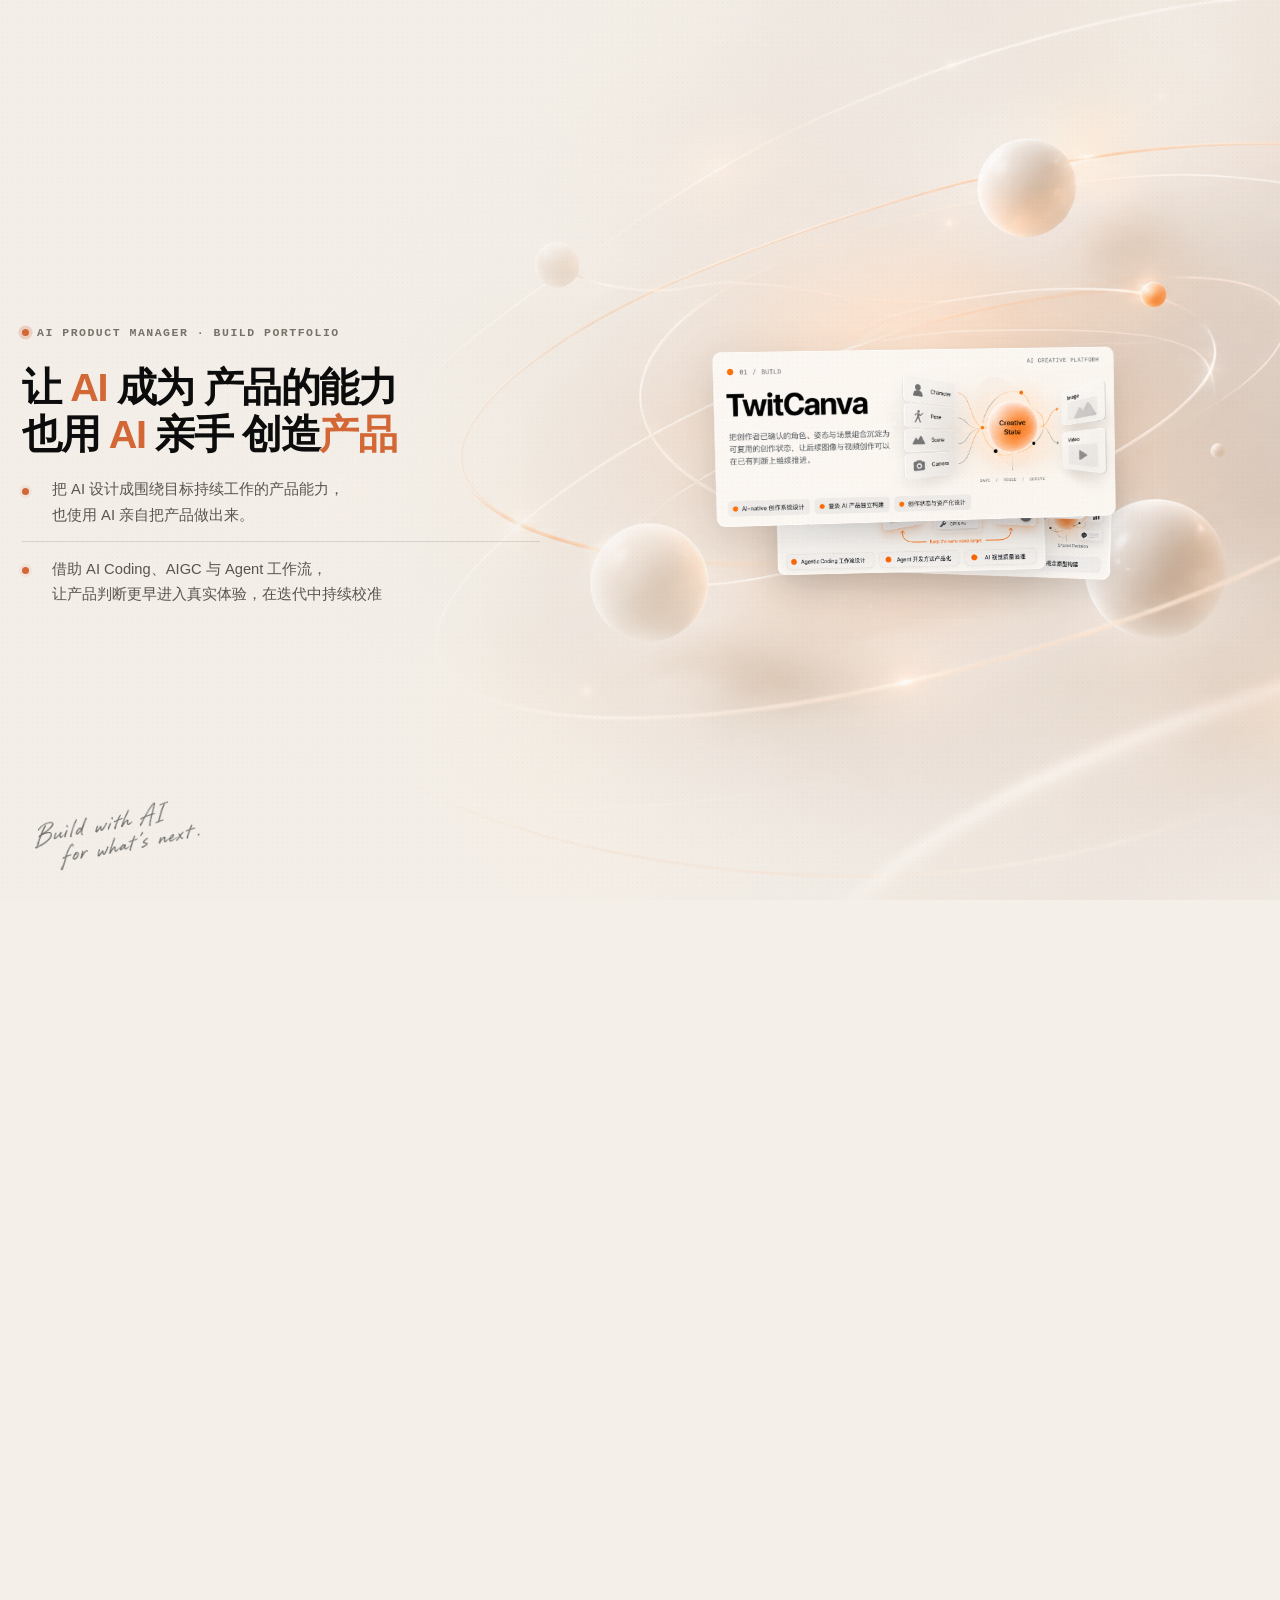
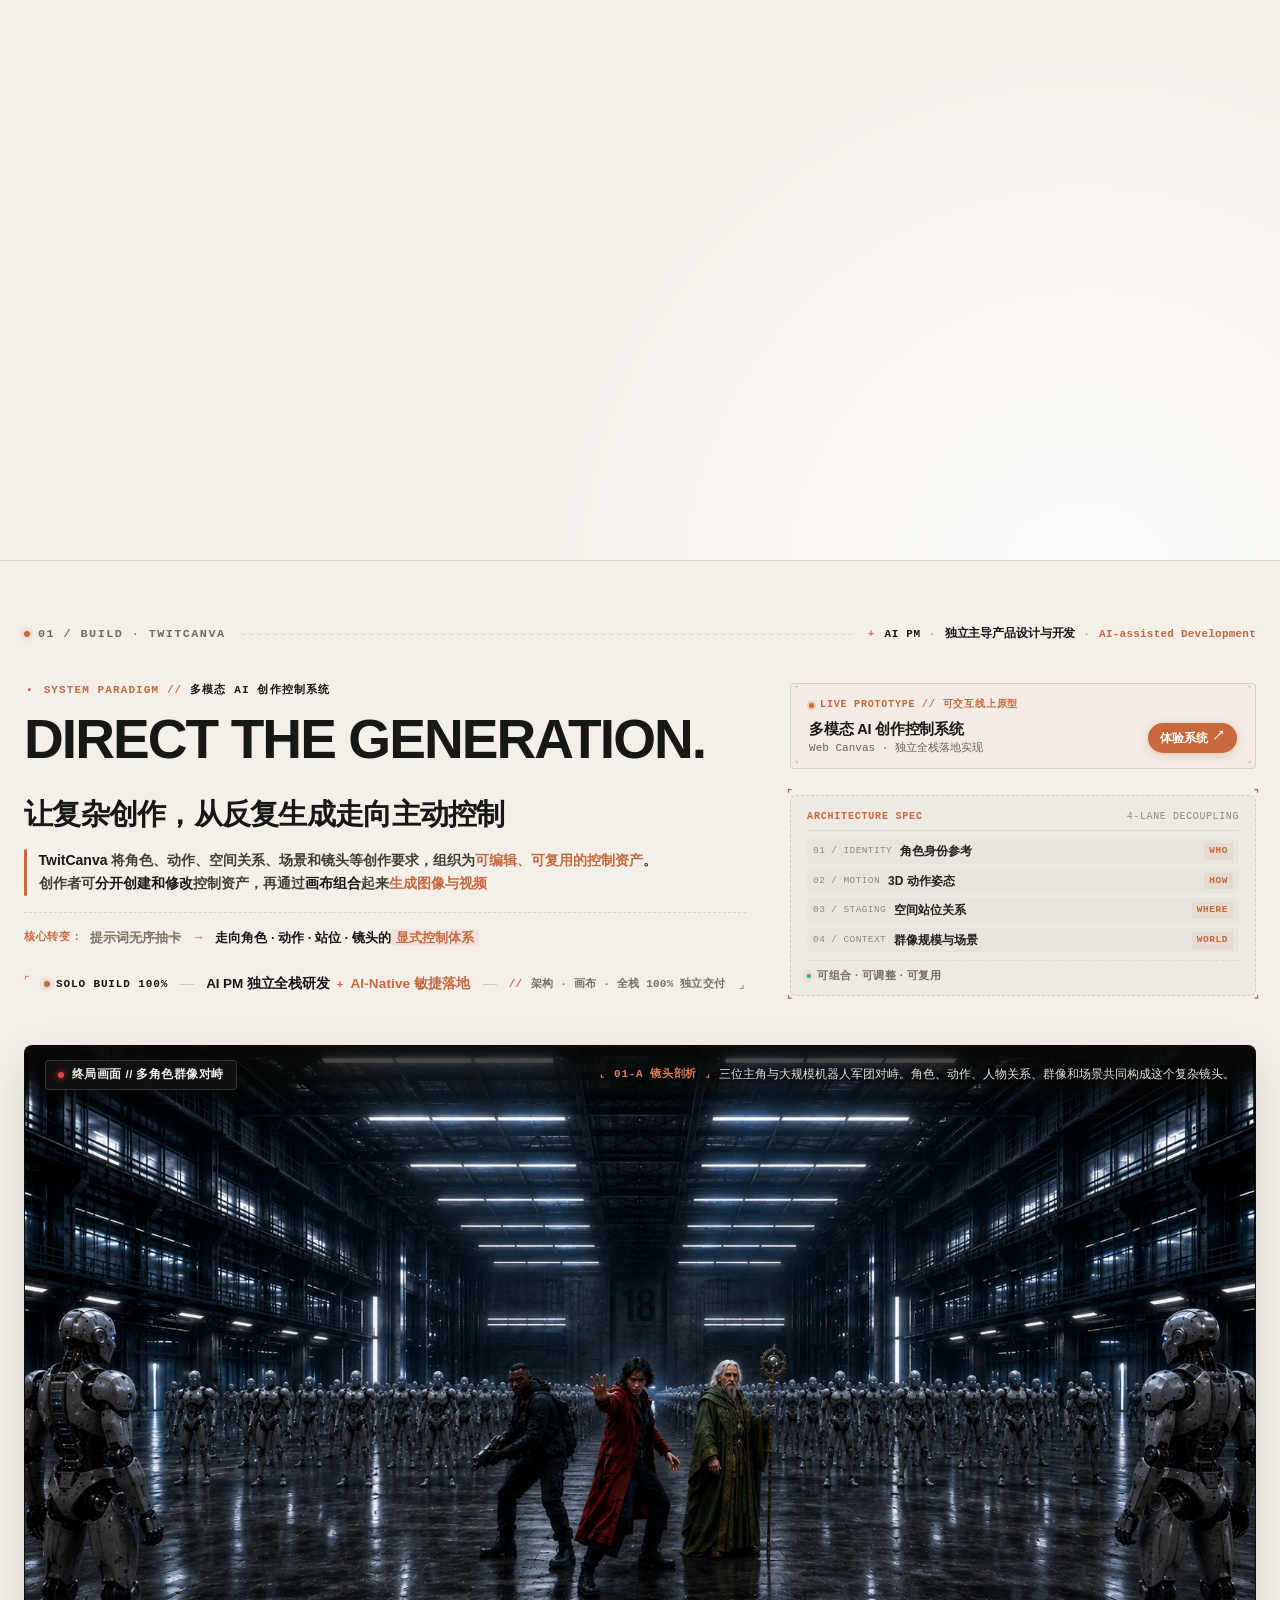
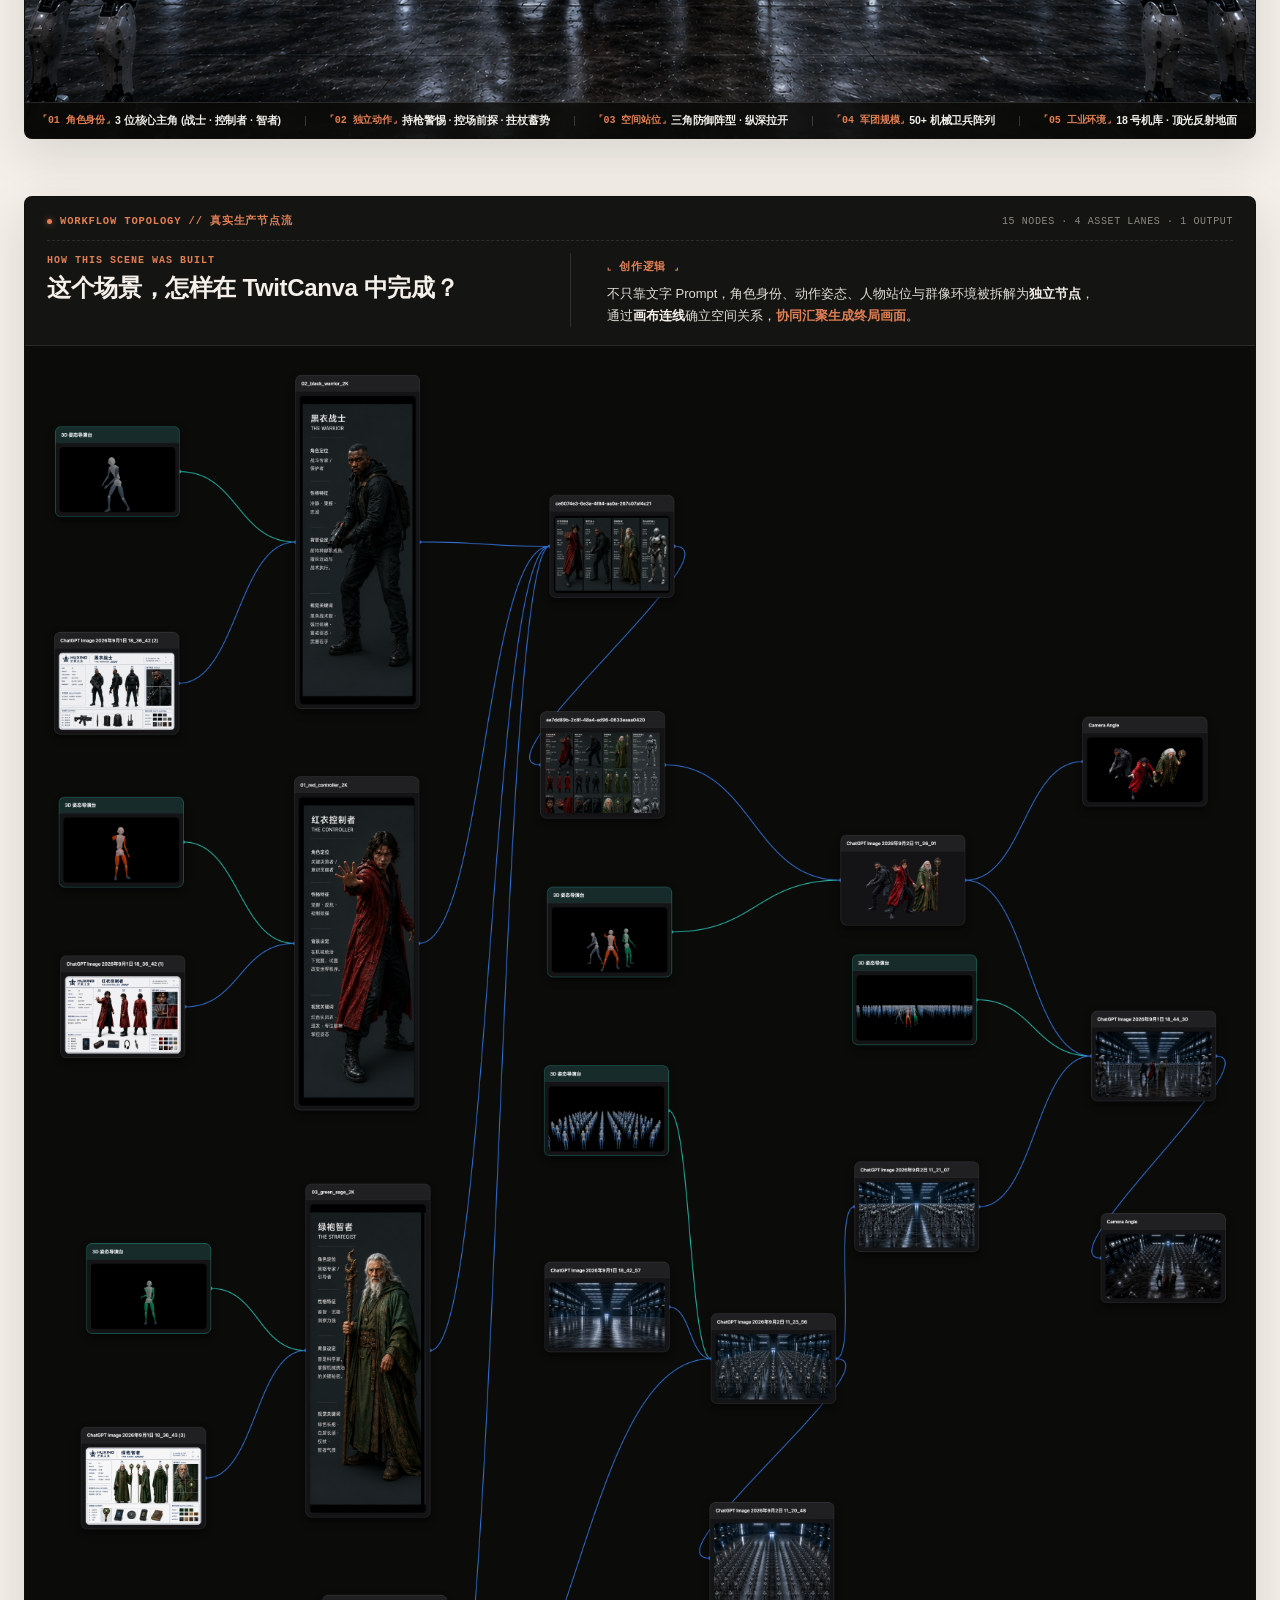
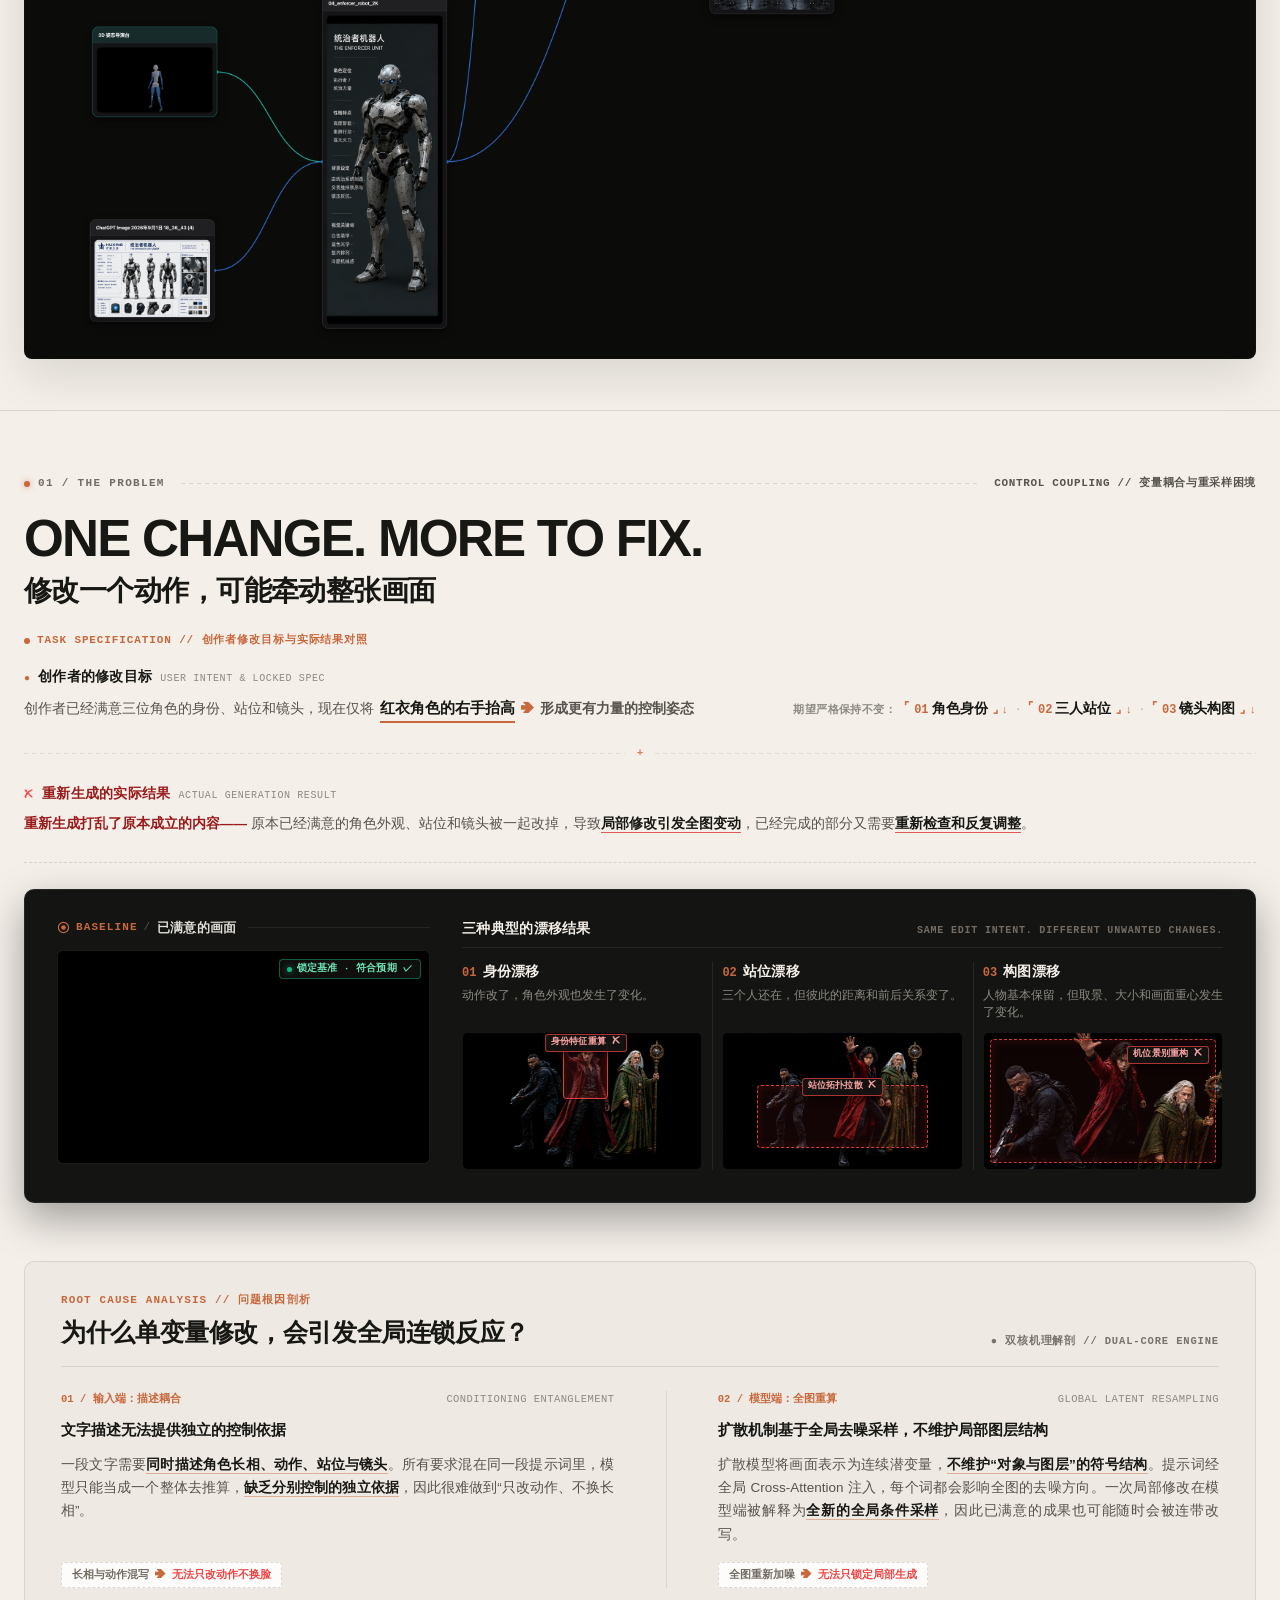
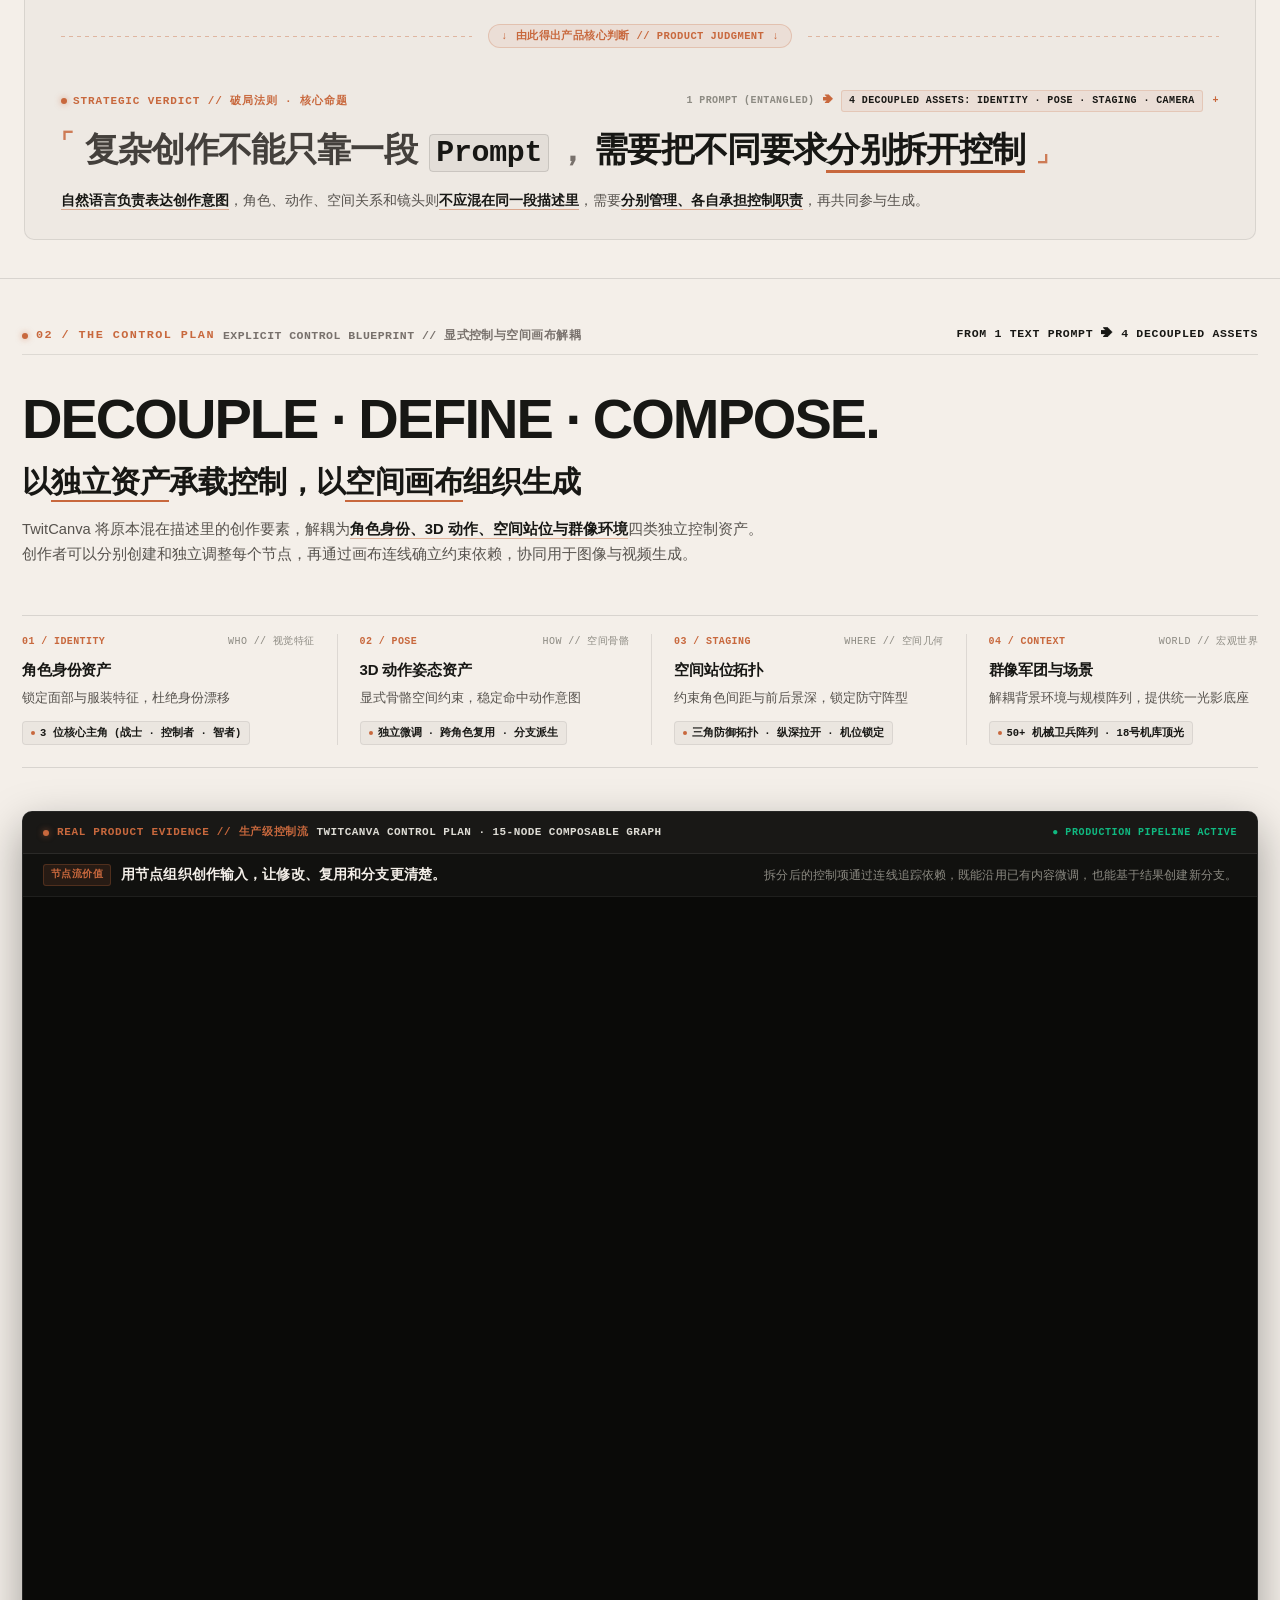
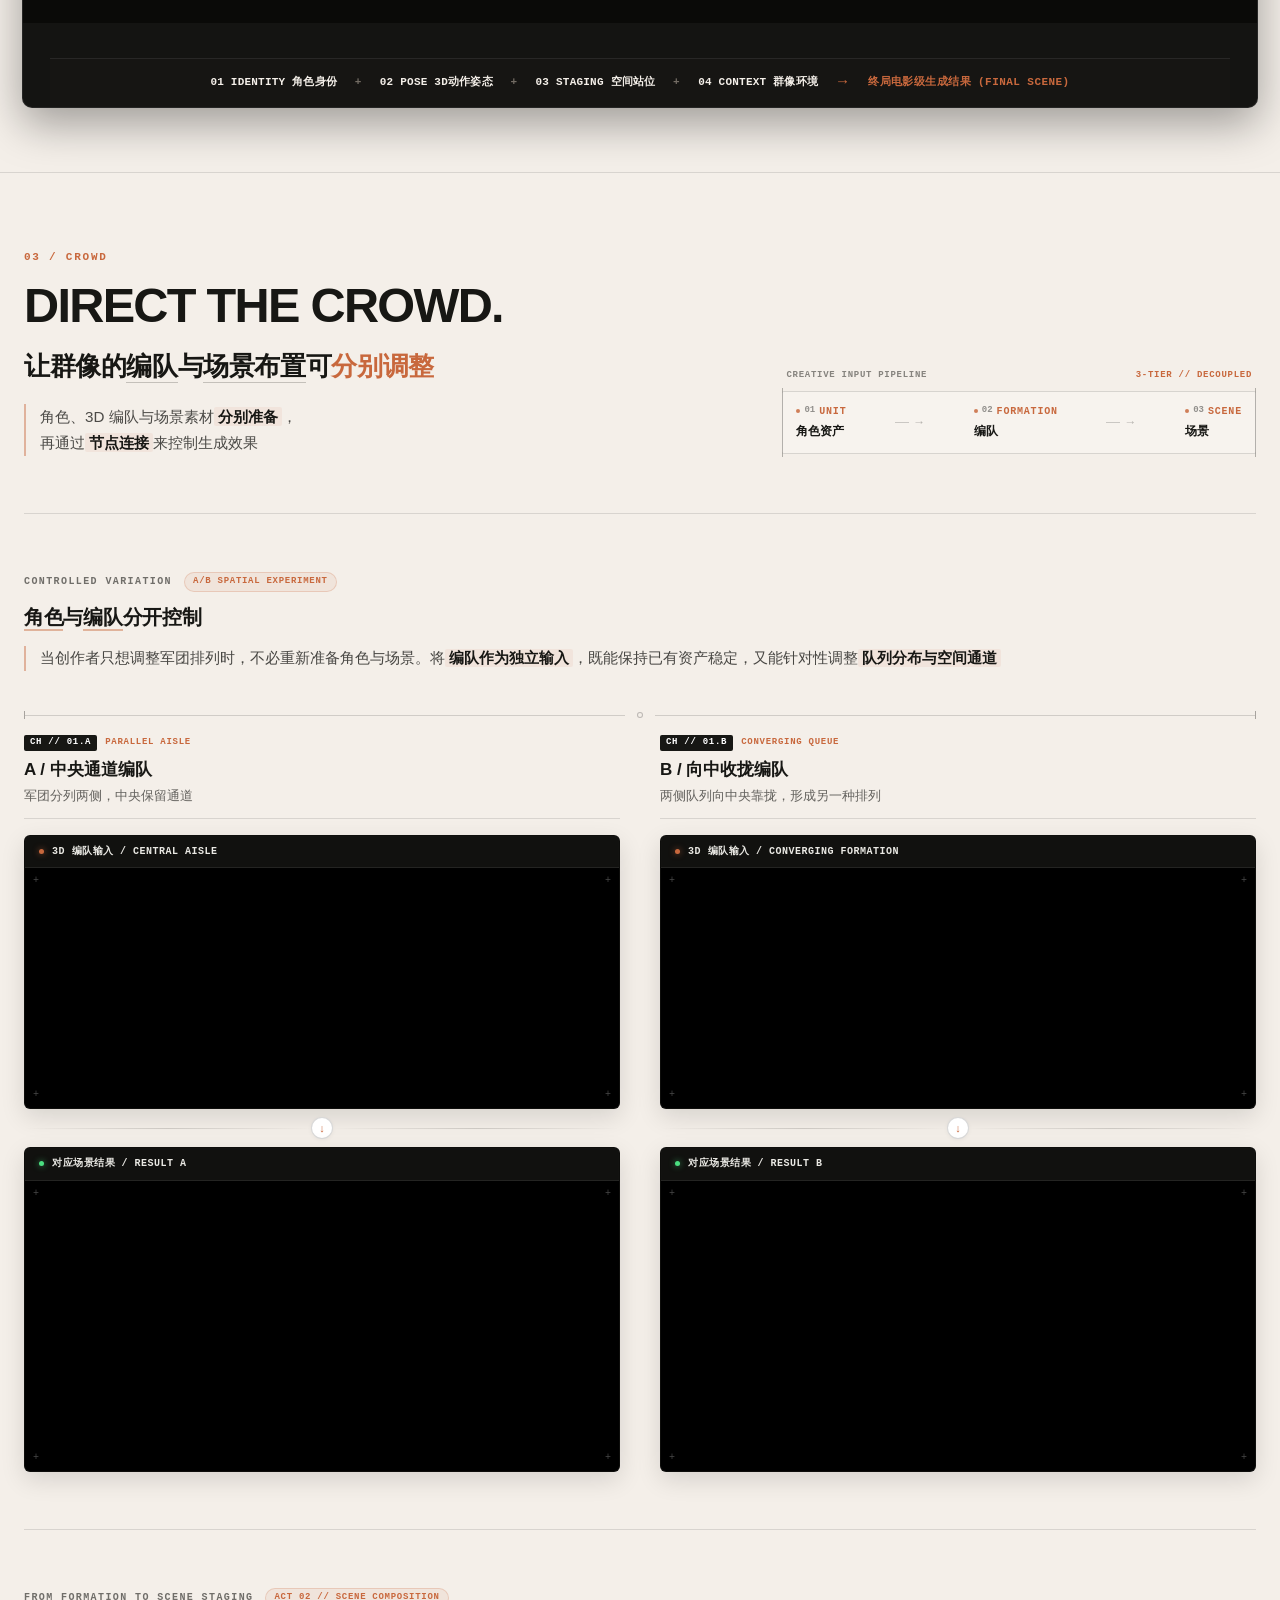
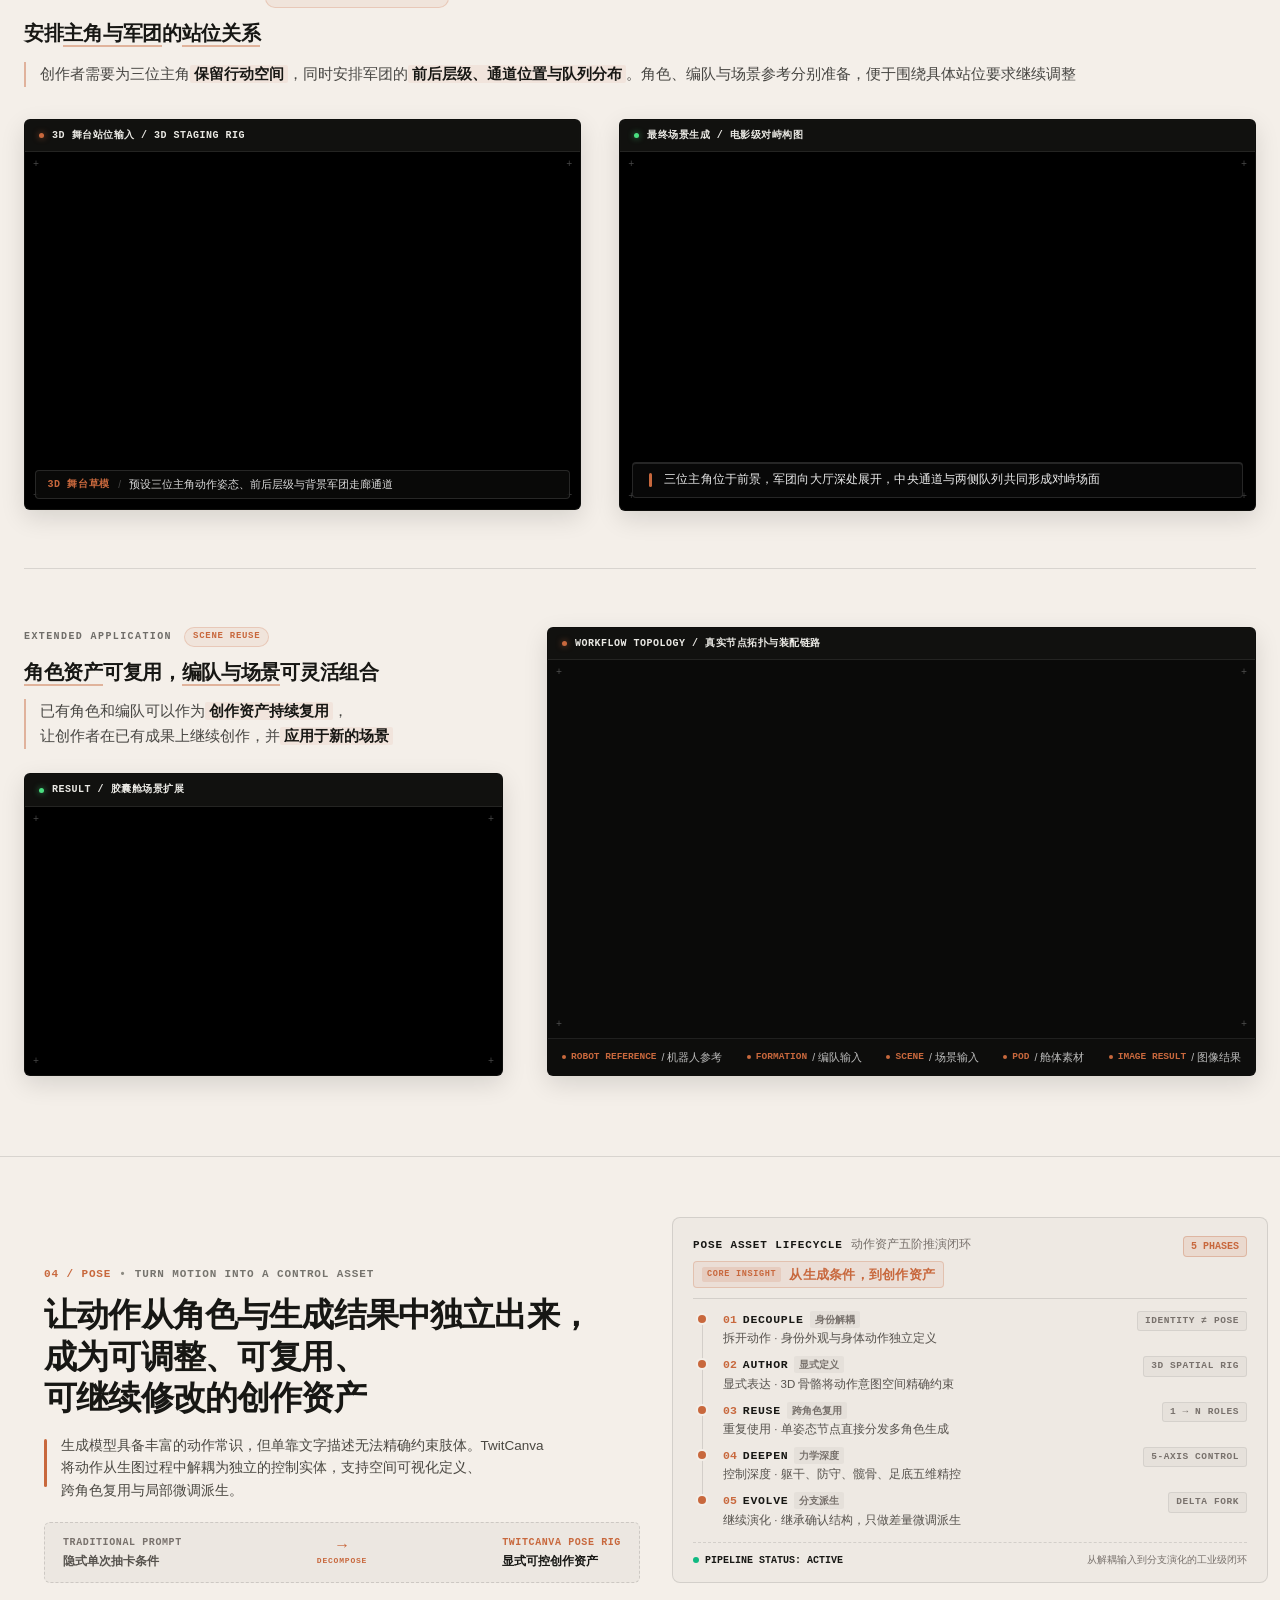
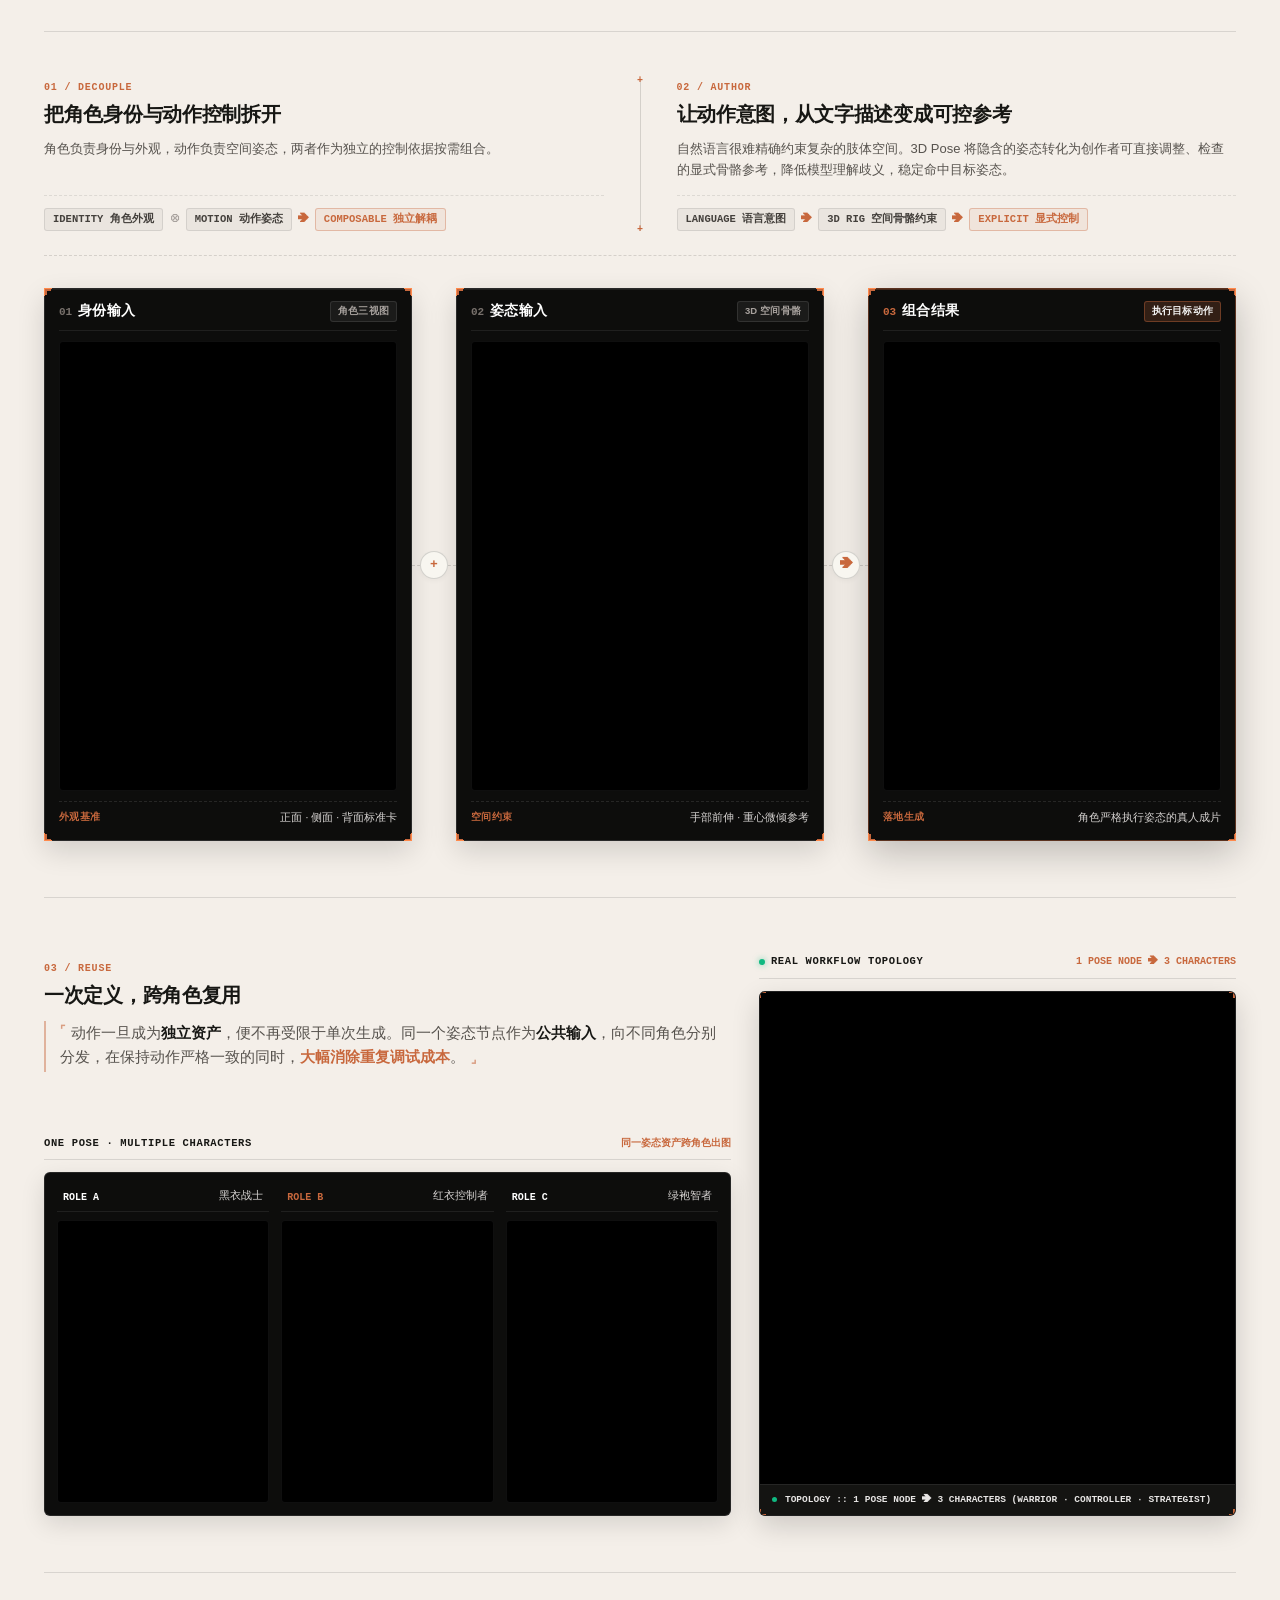
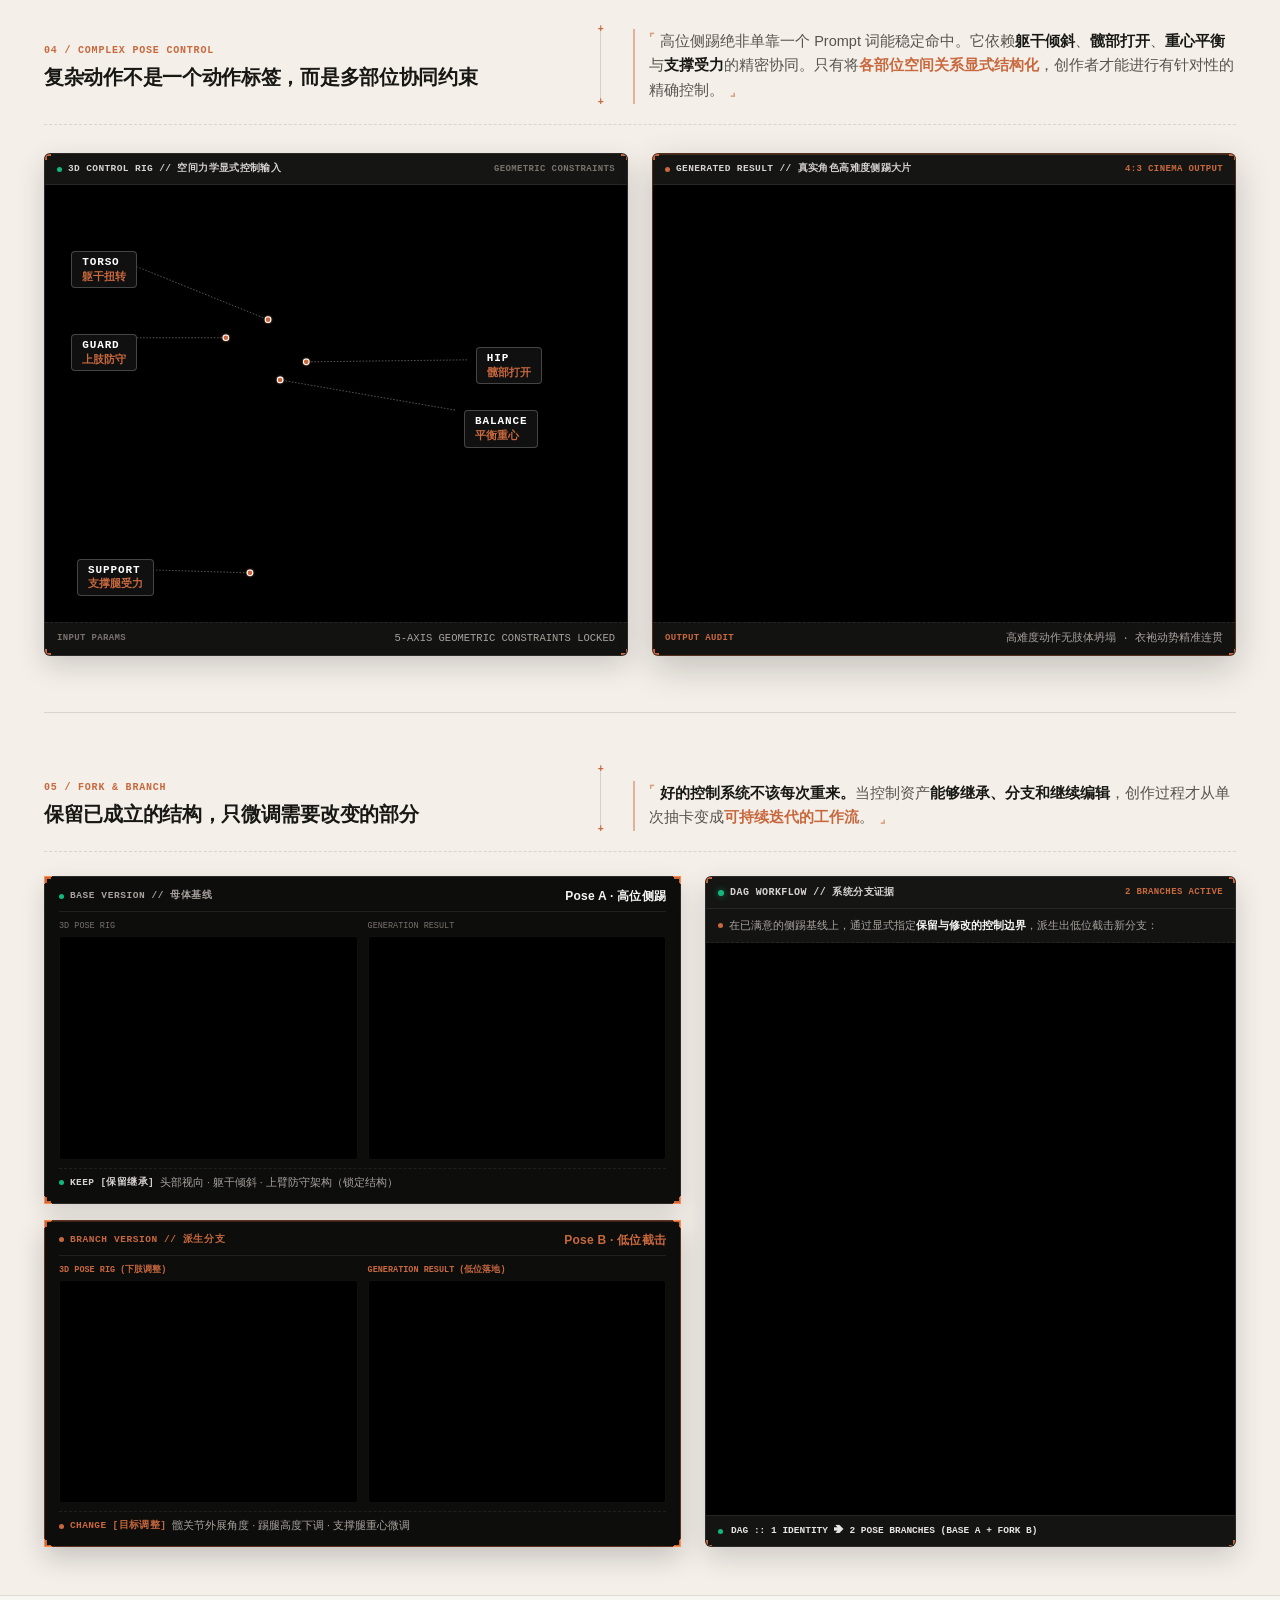
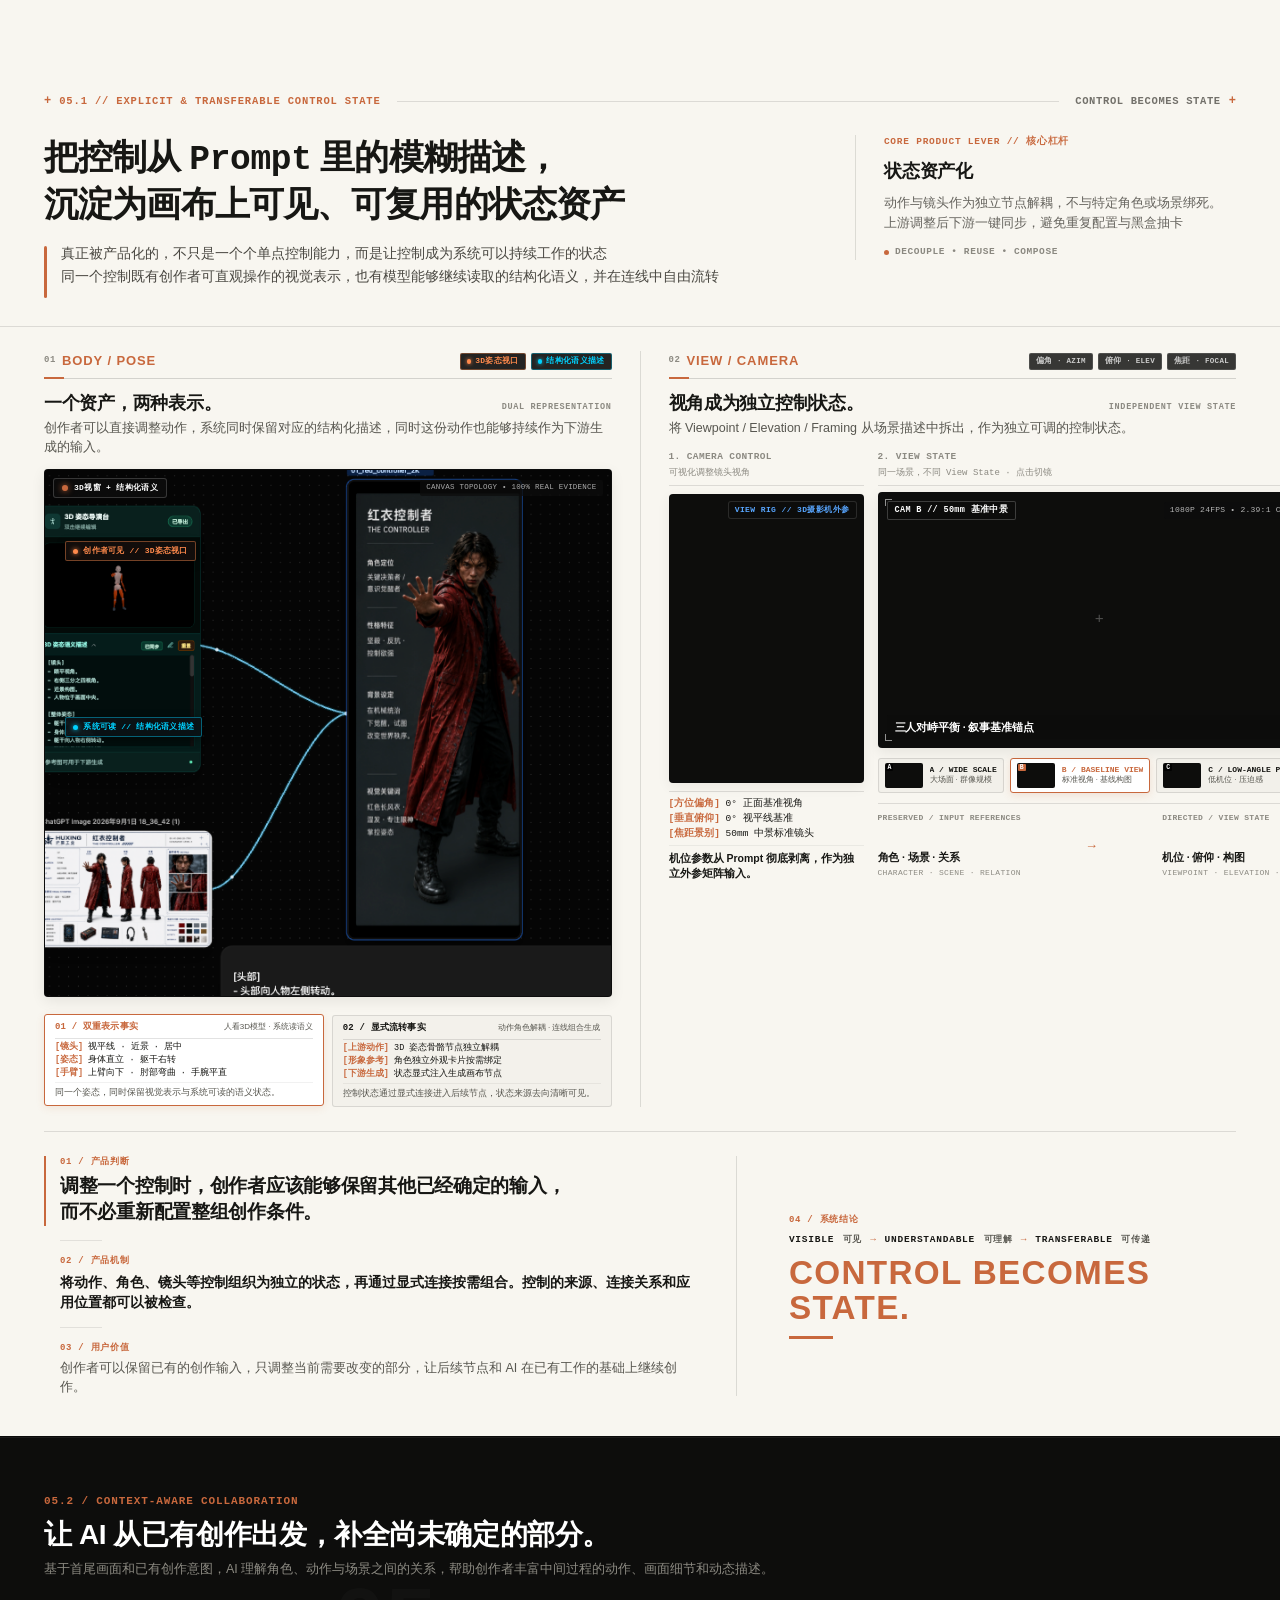
<file: index.html>
<!doctype html>
<html lang="zh-CN">
<head>
  <meta charset="utf-8" />
  <meta name="viewport" content="width=device-width, initial-scale=1" />
  <meta name="description" content="AI Product Build Portfolio — 把不确定性变成可以判断的证据。" />
  <meta name="theme-color" content="#f3efe8" />
  <title>AI Product Build Portfolio</title>
  <!-- Preload above-the-fold critical hero visual cards -->
  <link rel="preload" as="image" href="assets/images/hero-refresh/01-build.png" fetchpriority="high" />
  <link rel="preload" as="image" href="assets/images/hero-refresh/02-systemize.png?v=20260910_hero_outline_v1" />
  <link rel="preload" as="image" href="assets/images/hero-refresh/03-productize.png?v=20260910_hero_outline_v1" />
  <link rel="preload" as="image" href="assets/images/hero-refresh/04-validate.png?v=20260910_hero_outline_v1" />
  <link rel="stylesheet" href="./styles.css?v=20260910_final" />
  <link rel="stylesheet" href="./css/00-global-hero-r2.css?v=20260915_profile_pill_v2" />
  <link rel="stylesheet" href="./css/06-profile-thanks.css?v=20260910_profile_bg_v1" />
  <script src="./script.js?v=20260911_hero_merge_v1" defer></script>
</head>
<body>
  <a class="skip-link" href="#twitcanva-h1-r1">跳到作品</a>

  <header class="topbar" aria-label="主导航">
    <a class="brand-mark" href="#top" aria-label="回到顶部">
      <span class="brand-dot" aria-hidden="true"></span>
      <span>AI Product Portfolio</span>
    </a>
    <nav class="nav-pill nav-pill--project-tabs" aria-label="作品集核心导航">
      <a href="#twitcanva" class="nav-tab" data-target="twitcanva">
        <span class="nav-tab__num">01</span>
        <span class="nav-tab__cn">产品构建</span>
        <span class="nav-tab__en">SOLO BUILD</span>
      </a>
      <a href="#hermes" class="nav-tab" data-target="hermes">
        <span class="nav-tab__num">02</span>
        <span class="nav-tab__cn">思维训练</span>
        <span class="nav-tab__en">THINKING</span>
      </a>
      <a href="#ui-skill-lab" class="nav-tab" data-target="ui-skill-lab">
        <span class="nav-tab__num">03</span>
        <span class="nav-tab__cn">Agent Skill 设计</span>
        <span class="nav-tab__en">PRODUCTIZE</span>
      </a>
      <a href="#guangfan" class="nav-tab" data-target="guangfan">
        <span class="nav-tab__num">04</span>
        <span class="nav-tab__cn">概念验证</span>
        <span class="nav-tab__en">VALIDATE</span>
      </a>
      <a href="#closing-profile" class="nav-tab" data-target="closing-profile">
        <span class="nav-tab__num">05</span>
        <span class="nav-tab__cn">个人介绍</span>
        <span class="nav-tab__en">PROFILE</span>
      </a>
    </nav>
  </header>

  <main>
    <section class="hero-scroll" id="top">
      <div class="hero-stage">
        <div class="hero-galaxy" aria-hidden="true"></div>
        <div class="hero-copy reveal is-visible">
          <p class="kicker"><span class="kicker-mark"></span> AI Product Manager · Build Portfolio</p>
          <h1 class="hero-title-editorial">
            <span class="hero-title-line">让 <span class="hero-hl hero-hl--orange">AI</span> 成为 产品的能力</span>
            <span class="hero-title-line">也用 <span class="hero-hl hero-hl--orange">AI</span> 亲手 创造<span class="hero-hl hero-hl--orange">产品</span></span>
          </h1>
          <div class="hero-sub-editorial">
            <div class="hero-sub-group">
              <p class="hero-sub-line">把 AI 设计成围绕目标持续工作的产品能力，</p>
              <p class="hero-sub-line">也使用 AI 亲自把产品做出来。</p>
            </div>
            <div class="hero-sub-group">
              <p class="hero-sub-line">借助 AI Coding、AIGC 与 Agent 工作流，</p>
              <p class="hero-sub-line">让产品判断更早进入真实体验，在迭代中持续校准</p>
            </div>
          </div>
        </div>

        <div class="hero-signatures" aria-label="手写签名">
          <figure class="hero-signature hero-signature--build-with-ai">
            <img
              src="assets/images/profile/signature-build-with-ai.png"
              alt="手写签名：Build with AI for what's next."
              loading="eager"
              decoding="async"
            />
          </figure>
        </div>

        <div class="hero-visuals" data-orbital-3d="true" aria-label="四个互补的 AI-native PM 能力证明与快速索引">
          <a href="#twitcanva-h1-r1" class="hero-card hero-card--orbital hero-card--twit" data-speed="0.72" data-tilt="-2.5" aria-label="跳转至 01 / BUILD · 多模态 AI 创作控制系统">
            <span class="hero-card__mesh">
              <img class="hero-card-image" src="assets/images/hero-refresh/01-build.png" alt="01 / BUILD · TwitCanva 多模态 AI 创作控制系统" loading="eager" fetchpriority="high" decoding="async">
            </span>
          </a>

          <a href="#hermes" class="hero-card hero-card--orbital hero-card--hermes" data-speed="1.06" data-tilt="1.2" aria-label="跳转至 02 / SYSTEMIZE · Daily Product Thinking Training">
            <span class="hero-card__mesh">
              <img class="hero-card-image" src="assets/images/hero-refresh/02-systemize.png?v=20260910_hero_outline_v1" alt="02 / SYSTEMIZE · Daily Product Thinking Training" loading="eager" decoding="async">
            </span>
          </a>

          <a href="#ui-skill-lab" class="hero-card hero-card--orbital hero-card--ui" data-speed="0.9" data-tilt="-1.1" aria-label="跳转至 03 / PRODUCTIZE · UI Skill Lab">
            <span class="hero-card__mesh">
              <img class="hero-card-image" src="assets/images/hero-refresh/03-productize.png?v=20260910_hero_outline_v1" alt="03 / PRODUCTIZE · UI Skill Lab" loading="eager" decoding="async">
            </span>
          </a>

          <a href="#guangfan" class="hero-card hero-card--orbital hero-card--guangfan" data-speed="1.22" data-tilt="2.2" aria-label="跳转至 04 / VALIDATE · AI Product Concept Validation">
            <span class="hero-card__mesh">
              <img class="hero-card-image" src="assets/images/hero-refresh/04-validate.png?v=20260910_hero_outline_v1" alt="04 / VALIDATE · AI Product Concept Validation" loading="eager" decoding="async">
            </span>
          </a>
        </div>
      </div>
    </section>

    <!-- 00 | HERO — TWITCANVA DESIGN R1.4.1 (Final Polish & Frozen) -->
    <section class="tc-h1-r1" id="twitcanva-h1-r1" aria-label="01 / BUILD · TwitCanva Hero">
      <span id="twitcanva" style="position:absolute; top:0; pointer-events:none;" aria-hidden="true"></span>
      <div class="tc-h1-r1__container">

        <!-- 01. Meta Header (Engineering Ruler Bar) -->
        <header class="tc-h1-r1__header">
          <div class="tc-h1-r1__meta-left">
            <span class="pulse-dot"></span>
            <span>01 / BUILD · TWITCANVA</span>
          </div>
          <div class="tc-h1-r1__meta-ruler-line" aria-hidden="true"></div>
          <div class="tc-h1-r1__meta-right tc-h1-r1__craft-seal-header" aria-label="大师工匠印签 · 独立主导研发凭证">
            <span class="seal-crosshair" aria-hidden="true">+</span>
            <strong class="seal-role">AI PM</strong>
            <span class="seal-sep" aria-hidden="true">·</span>
            <span class="seal-claim">独立主导产品设计与开发</span>
            <span class="seal-sep" aria-hidden="true">·</span>
            <span class="seal-method">AI-assisted Development</span>
          </div>
        </header>

        <!-- 02. Product Statement (Asymmetric 60:40 Editorial Grid with R5 Copy) -->
        <div class="tc-h1-r1__statement">
          <!-- Top Title & Live Prototype Launch Deck Grid (64:36 Match) -->
          <div class="tc-h1-r1__title-grid">
            <!-- Left 64%: Category Kicker & Master Display Title -->
            <div class="tc-h1-r1__title-col-left">
              <div class="tc-h1-r1__category">
                <span class="category-tag">SYSTEM PARADIGM //</span>
                <span class="category-text">多模态 AI 创作控制系统</span>
              </div>
              <h1 class="tc-h1-r1__title">DIRECT THE GENERATION.</h1>
            </div>

            <!-- Right 36%: Live Prototype Launch Deck (Airy Blueprint with Orange Action Capsule) -->
            <div class="tc-h1-r1__title-col-right">
              <a class="tc-h1-r1__live-deck tc-h1-r1__live-deck--capsule" href="https://twitcanva.janse.fun/?workflow=2d0c2e39-6f91-4e4b-9f4a-87453b0e7a1c" target="_blank" rel="noopener noreferrer" aria-label="体验多模态 AI 创作控制系统 (打开 TwitCanva 演示工作流画布)">
                <span class="tc-h1-r1__deck-corner tc-h1-r1__deck-corner--tl" aria-hidden="true">⌜</span>
                <span class="tc-h1-r1__deck-corner tc-h1-r1__deck-corner--tr" aria-hidden="true">⌝</span>
                <span class="tc-h1-r1__deck-corner tc-h1-r1__deck-corner--bl" aria-hidden="true">⌞</span>
                <span class="tc-h1-r1__deck-corner tc-h1-r1__deck-corner--br" aria-hidden="true">⌟</span>
                
                <div class="tc-h1-r1__deck-meta">
                  <span class="tc-h1-r1__deck-pulse-dot" aria-hidden="true"></span>
                  <span class="tc-h1-r1__deck-tag">LIVE PROTOTYPE // 可交互线上原型</span>
                </div>
                
                <div class="tc-h1-r1__deck-body">
                  <div class="tc-h1-r1__deck-info">
                    <span class="tc-h1-r1__deck-title">多模态 AI 创作控制系统</span>
                    <span class="tc-h1-r1__deck-sub-text">Web Canvas · 独立全栈落地实现</span>
                  </div>

                  <div class="tc-h1-r1__action-pill">
                    <span class="pill-text">体验系统</span>
                    <span class="pill-arrow" aria-hidden="true">↗</span>
                  </div>
                </div>
              </a>
            </div>
          </div>

          <!-- Asymmetric 60:40 Body Grid -->
          <div class="tc-h1-r1__statement-grid">
            <!-- Left 64%: Core Headline & Main Narrative Paragraph -->
            <div class="tc-h1-r1__statement-left">
              <h2 class="tc-h1-r1__headline-zh">让复杂创作，从反复生成走向主动控制</h2>

              <div class="tc-h1-r1__lead-wrap">
                <span class="tc-h1-r1__lead-spine" aria-hidden="true"></span>
                <p class="tc-h1-r1__lead">
                  <strong class="tc-hl">TwitCanva</strong> 将角色、动作、空间关系、场景和镜头等创作要求，组织为<strong class="tc-hl tc-hl--orange">可编辑、可复用的控制资产</strong>。<br>创作者可<strong class="tc-hl">分开创建和修改</strong>控制资产，再通过<strong class="tc-hl">画布组合</strong>起来<strong class="tc-hl tc-hl--orange">生成图像与视频</strong>
                </p>
              </div>

              <!-- Pure Narrative Contrast Flow (No Box, Pure Text Stream) -->
              <div class="tc-h1-r1__contrast-flow" aria-label="核心转变对撞导轨">
                <span class="flow-prefix">核心转变：</span>
                <span class="flow-from">提示词无序抽卡</span>
                <span class="flow-arrow" aria-hidden="true">&rarr;</span>
                <span class="flow-to">走向<strong>角色 · 动作 · 站位 · 镜头</strong>的<span class="highlight-accent">显式控制体系</span></span>
              </div>

              <!-- Scheme A: Blueprint Caliper Stream (100% De-boxed, Zero Chunky Boxes) -->
              <div class="tc-h1-r1__solo-caliper" aria-label="个人独立全栈研发凭证">
                <span class="caliper-bracket caliper-bracket--lead" aria-hidden="true">⌜</span>
                
                <div class="caliper-core-badge">
                  <span class="pulse-dot"></span>
                  <span class="caliper-solo-tag">SOLO BUILD 100%</span>
                </div>

                <span class="caliper-hairline-connector" aria-hidden="true"></span>

                <div class="caliper-role-group">
                  <strong class="caliper-role-title">AI PM 独立全栈研发</strong>
                  <span class="caliper-crosshair" aria-hidden="true">+</span>
                  <strong class="caliper-paradigm-title">AI-Native 敏捷落地</strong>
                </div>

                <span class="caliper-hairline-connector" aria-hidden="true"></span>

                <span class="caliper-scope-telemetry">
                  <span class="scope-prefix">//</span> 架构 · 画布 · 全栈 100% 独立交付
                </span>

                <span class="caliper-bracket caliper-bracket--tail" aria-hidden="true">⌟</span>
              </div>
            </div>

            <!-- Right 36%: 4-Lane Decoupling Architectural Spec Rail -->
            <div class="tc-h1-r1__statement-right">
              <div class="tc-h1-r1__spec-rail-box">
                <span class="spec-corner spec-corner--tl">⌜</span>
                <span class="spec-corner spec-corner--tr">⌝</span>
                <span class="spec-corner spec-corner--bl">⌞</span>
                <span class="spec-corner spec-corner--br">⌟</span>
                <div class="spec-rail-header">
                  <span class="spec-badge">ARCHITECTURE SPEC</span>
                  <span class="spec-meta">4-LANE DECOUPLING</span>
                </div>
                <div class="spec-rail-list">
                  <div class="spec-rail-item">
                    <span class="item-code">01 / IDENTITY</span>
                    <span class="item-name">角色身份参考</span>
                    <span class="item-tag">WHO</span>
                  </div>
                  <div class="spec-rail-item">
                    <span class="item-code">02 / MOTION</span>
                    <span class="item-name">3D 动作姿态</span>
                    <span class="item-tag">HOW</span>
                  </div>
                  <div class="spec-rail-item">
                    <span class="item-code">03 / STAGING</span>
                    <span class="item-name">空间站位关系</span>
                    <span class="item-tag">WHERE</span>
                  </div>
                  <div class="spec-rail-item">
                    <span class="item-code">04 / CONTEXT</span>
                    <span class="item-name">群像规模与场景</span>
                    <span class="item-tag">WORLD</span>
                  </div>
                </div>
                <div class="spec-rail-footer">
                  <span class="telemetry-dot"></span>
                  <span>可组合 · 可调整 · 可复用</span>
                </div>
              </div>
            </div>
          </div>
        </div>

        <!-- 03. Final Scene Stage (Cinema Master Viewport - Integrated In-Canvas HUD) -->
        <div class="tc-h1-r1__result">
          <div class="tc-h1-r1__media-frame tc-h1-r1__media-frame--final">
            
            <!-- Top HUD Overlay (Scene Name & Lens Breakdown) -->
            <div class="tc-h1-r1__frame-top-hud">
              <div class="hud-badge">
                <span class="rec-dot"></span>
                <span class="hud-title">终局画面 // 多角色群像对峙</span>
              </div>
              <div class="hud-caption">
                <span class="caption-tag">⌞ 01-A 镜头剖析 ⌟</span>
                <span class="caption-text">三位主角与大规模机器人军团对峙。角色、动作、人物关系、群像和场景共同构成这个复杂镜头。</span>
              </div>
            </div>

            <!-- 16:9 Cinema Image -->
            <img class="tc-h1-r1__img--final" src="assets/images/twitcanva/twitcanva-h1-final-scene.png" alt="多角色群像对峙：三位核心角色 VS 机械军团" loading="lazy" decoding="async">

            <!-- Bottom Dock Overlay (5-Dimension Scene Decoder) -->
            <div class="tc-h1-r1__frame-bottom-dock" aria-label="场景 5 维要素微解构">
              <div class="dock-item">
                <span class="dock-bracket">⌜01 角色身份⌟</span>
                <span class="dock-val">3 位核心主角 (战士 · 控制者 · 智者)</span>
              </div>
              <span class="dock-divider" aria-hidden="true"></span>
              <div class="dock-item">
                <span class="dock-bracket">⌜02 独立动作⌟</span>
                <span class="dock-val">持枪警惕 · 控场前探 · 拄杖蓄势</span>
              </div>
              <span class="dock-divider" aria-hidden="true"></span>
              <div class="dock-item">
                <span class="dock-bracket">⌜03 空间站位⌟</span>
                <span class="dock-val">三角防御阵型 · 纵深拉开</span>
              </div>
              <span class="dock-divider" aria-hidden="true"></span>
              <div class="dock-item">
                <span class="dock-bracket">⌜04 军团规模⌟</span>
                <span class="dock-val">50+ 机械卫兵阵列</span>
              </div>
              <span class="dock-divider" aria-hidden="true"></span>
              <div class="dock-item">
                <span class="dock-bracket">⌜05 工业环境⌟</span>
                <span class="dock-val">18 号机库 · 顶光反射地面</span>
              </div>
            </div>

          </div>
        </div>

        <!-- 04. Real Workflow Workbench (Option 1: Unified Workbench Housing) -->
        <div class="tc-h1-r1__control">
          
          <!-- Unified Workbench Window Housing (Solid Dark Header + Full Canvas Lower Bed) -->
          <div class="tc-h1-r1__workbench-window">
            
            <!-- Upper Control Bay (Solid Dark Header, Physically Attached to Canvas) -->
            <div class="workbench-control-bay">
              <div class="console-status-bar">
                <div class="status-left">
                  <span class="hud-pulse-dot"></span>
                  <span class="hud-badge-text">WORKFLOW TOPOLOGY // 真实生产节点流</span>
                </div>
                <div class="status-right">
                  <span class="hud-spec-tag">15 NODES · 4 ASSET LANES · 1 OUTPUT</span>
                </div>
              </div>

              <div class="console-main-grid">
                <!-- Left Title Block -->
                <div class="console-title-col">
                  <span class="console-kicker">HOW THIS SCENE WAS BUILT</span>
                  <h3 class="console-title">这个场景，怎样在 TwitCanva 中完成？</h3>
                </div>

                <!-- Center Divider -->
                <div class="console-divider" aria-hidden="true"></div>

                <!-- Right Narrative Block -->
                <div class="console-narrative-col">
                  <div class="narrative-tag">
                    <span class="bracket">⌞ 创作逻辑 ⌟</span>
                  </div>
                  <p class="console-desc">
                    不只靠文字 Prompt，角色身份、动作姿态、人物站位与群像环境被拆解为<strong class="desc-hl">独立节点</strong>，通过<strong class="desc-hl">画布连线</strong>确立空间关系，<span class="desc-accent">协同汇聚生成终局画面</span>。
                  </p>
                </div>
              </div>
            </div>

            <!-- Lower Canvas Bed (Full Natural Height, Zero Obstruction) -->
            <div class="workbench-canvas-bed">
              <img class="tc-h1-r1__img--canvas" src="assets/images/twitcanva/twitcanva-h1-control-canvas.png" alt="TwitCanva H1 控制画布工作流拓扑" loading="lazy" decoding="async">
            </div>

          </div>
        </div>



      </div><!-- /.tc-h1-r1__container -->
    </section>

    <!-- ================================================================= -->
    <!-- 01 / THE PROBLEM — SCHEME 1 NEW PROPOSAL (Narrative & Mechanism)  -->
    <!-- ================================================================= -->
    <section class="tc-problem-r2" id="twitcanva-problem" aria-label="01 / THE PROBLEM · Control Coupling">
      <span id="twitcanva-problem-new" style="position:absolute; top:0; pointer-events:none;" aria-hidden="true"></span>
      <span id="twitcanva-problem-r1" style="position:absolute; top:0; pointer-events:none;" aria-hidden="true"></span>
      <div class="tc-problem-r2__container">

        <!-- 01. Meta Header & Scheme Tag -->
        <header class="tc-problem-r2__header">
          <div class="tc-problem-r2__meta-left">
            <span class="pulse-dot"></span>
            <span>01 / THE PROBLEM</span>
          </div>
          <div class="tc-problem-r2__meta-ruler-line" aria-hidden="true"></div>
          <div class="tc-problem-r2__meta-right">
            <span>CONTROL COUPLING // 变量耦合与重采样困境</span>
          </div>
        </header>

        <!-- 02. Statement Block -->
        <div class="tc-problem-r2__statement">
          <h1 class="tc-problem-r2__title">ONE CHANGE. MORE TO FIX.</h1>
          <h2 class="tc-problem-r2__headline-zh">修改一个动作，可能牵动整张画面</h2>
        </div>

        <!-- 03. Dual-Track Specification Stream (双轨测绘对撞标尺 · 100% 去方块化) -->
        <div class="tc-problem-r2__dual-track-spec">
          
          <!-- Top Meta Row -->
          <div class="tc-problem-r2__track-meta-row">
            <div class="track-meta-badge">
              <span class="track-dot"></span>
              <span class="track-kicker">TASK SPECIFICATION // 创作者修改目标与实际结果对照</span>
            </div>
          </div>

          <!-- Rail 1: User Intent & Locked Baseline (创作者精密目标轨) -->
          <div class="tc-problem-r2__spec-rail tc-problem-r2__spec-rail--intent">
            <div class="rail-axis-tag">
              <span class="axis-icon">●</span>
              <strong class="axis-title">创作者的修改目标</strong>
              <span class="axis-sub">USER INTENT & LOCKED SPEC</span>
            </div>

            <div class="rail-statement-row">
              <div class="rail-intent-phrase">
                <span class="phrase-prefix">创作者已经满意三位角色的身份、站位和镜头，现在仅将</span>
                <strong class="phrase-target">红衣角色的右手抬高</strong>
                <span class="phrase-arrow">➔</span>
                <span class="phrase-goal">形成更有力量的控制姿态</span>
              </div>

              <div class="rail-locked-cluster">
                <span class="locked-kicker">期望严格保持不变：</span>
                <div class="locked-triad-stream">
                  <div class="locked-token-item">
                    <span class="token-bracket">⌜</span>
                    <span class="token-idx">01</span>
                    <strong class="token-name">角色身份</strong>
                    <span class="token-bracket">⌟</span>
                    <span class="token-trace-arrow" aria-hidden="true">↓</span>
                  </div>
                  <span class="token-sep">·</span>
                  <div class="locked-token-item">
                    <span class="token-bracket">⌜</span>
                    <span class="token-idx">02</span>
                    <strong class="token-name">三人站位</strong>
                    <span class="token-bracket">⌟</span>
                    <span class="token-trace-arrow" aria-hidden="true">↓</span>
                  </div>
                  <span class="token-sep">·</span>
                  <div class="locked-token-item">
                    <span class="token-bracket">⌜</span>
                    <span class="token-idx">03</span>
                    <strong class="token-name">镜头构图</strong>
                    <span class="token-bracket">⌟</span>
                    <span class="token-trace-arrow" aria-hidden="true">↓</span>
                  </div>
                </div>
              </div>
            </div>
          </div>

          <!-- Dividing Telemetry Hairline with Crosshairs -->
          <div class="tc-problem-r2__rail-divider" aria-hidden="true">
            <span class="divider-hairline"></span>
            <span class="divider-crosshair">+</span>
            <span class="divider-hairline"></span>
          </div>

          <!-- Rail 2: Actual Generation Result (重新生成的实际结果轨) -->
          <div class="tc-problem-r2__spec-rail tc-problem-r2__spec-rail--reality">
            <div class="rail-axis-tag rail-axis-tag--alert">
              <span class="axis-icon axis-icon--alert">✗</span>
              <strong class="axis-title">重新生成的实际结果</strong>
              <span class="axis-sub">ACTUAL GENERATION RESULT</span>
            </div>

            <div class="rail-reality-phrase">
              <span class="reality-lead">重新生成打乱了原本成立的内容——</span>
              <span class="reality-body">原本已经满意的角色外观、站位和镜头被一起改掉，导致<strong class="reality-highlight">局部修改引发全图变动</strong>，已经完成的部分又需要<strong class="reality-highlight">重新检查和反复调整</strong>。</span>
            </div>
          </div>

        </div>

        <!-- 04. Forensic Comparator Stage ("左 1 右 3" 暗室对照监视台) -->
        <div class="tc-problem-r2__stage-console">
          
          <!-- Left Column: Baseline (~33%) -->
          <div class="tc-problem-r2__baseline-panel">
            <div class="baseline-panel-head">
              <div class="baseline-panel-badge">
                <span class="baseline-target-dot" aria-hidden="true">
                  <svg width="13" height="13" viewBox="0 0 14 14" fill="none">
                    <circle cx="7" cy="7" r="5.5" stroke="#c8683d" stroke-width="1.3"/>
                    <circle cx="7" cy="7" r="2.5" fill="#c8683d"/>
                  </svg>
                </span>
                <span class="baseline-tag-en">BASELINE</span>
                <span class="baseline-tag-sep">/</span>
                <span class="baseline-tag-zh">已满意的画面</span>
              </div>
              <div class="baseline-head-hairline" aria-hidden="true"></div>
            </div>

            <div class="baseline-media-frame">
              <img src="assets/images/twitcanva/twitcanva-p1-baseline-thumb.png" alt="基准参照组：三人原始正确状态" loading="lazy" decoding="async">
              <div class="baseline-status-badge">
                <span class="status-dot"></span>
                <span>锁定基准 · 符合预期 ✓</span>
              </div>
            </div>


          </div>

          <!-- Right Column: 3 Drift Failure Modes (~67%) -->
          <div class="tc-problem-r2__drifts-panel">
            <div class="drifts-panel-head">
              <h3 class="drifts-panel-title">三种典型的漂移结果</h3>
              <span class="drifts-panel-telemetry">SAME EDIT INTENT. DIFFERENT UNWANTED CHANGES.</span>
            </div>

            <div class="drifts-triad-grid">
              <!-- Drift 01: Character -->
              <div class="drift-channel-card">
                <div class="drift-channel-header">
                  <div class="drift-channel-title-row">
                    <span class="drift-channel-num">01</span>
                    <strong class="drift-channel-name">身份漂移</strong>
                  </div>
                  <p class="drift-channel-desc">动作改了，角色外观也发生了变化。</p>
                </div>
                <div class="drift-channel-media">
                  <img src="assets/images/twitcanva/twitcanva-p1-reroll-01-character-thumb.png" alt="Reroll 01: 角色身份漂移" loading="lazy" decoding="async">
                  <!-- Forensic Error Box -->
                  <div class="drift-reticle-box drift-reticle-box--character">
                    <span class="drift-reticle-pill">身份特征重算 ✗</span>
                  </div>
                </div>
              </div>

              <!-- Drift 02: Relation -->
              <div class="drift-channel-card">
                <div class="drift-channel-header">
                  <div class="drift-channel-title-row">
                    <span class="drift-channel-num">02</span>
                    <strong class="drift-channel-name">站位漂移</strong>
                  </div>
                  <p class="drift-channel-desc">三个人还在，但彼此的距离和前后关系变了。</p>
                </div>
                <div class="drift-channel-media">
                  <img src="assets/images/twitcanva/twitcanva-p1-reroll-02-relation-thumb.png" alt="Reroll 02: 空间站位漂移" loading="lazy" decoding="async">
                  <!-- Forensic Error Box -->
                  <div class="drift-reticle-box drift-reticle-box--relation">
                    <span class="drift-reticle-pill">站位拓扑拉散 ✗</span>
                  </div>
                </div>
              </div>

              <!-- Drift 03: Composition -->
              <div class="drift-channel-card">
                <div class="drift-channel-header">
                  <div class="drift-channel-title-row">
                    <span class="drift-channel-num">03</span>
                    <strong class="drift-channel-name">构图漂移</strong>
                  </div>
                  <p class="drift-channel-desc">人物基本保留，但取景、大小和画面重心发生了变化。</p>
                </div>
                <div class="drift-channel-media">
                  <img src="assets/images/twitcanva/twitcanva-p1-reroll-03-composition-thumb.png" alt="Reroll 03: 镜头构图漂移" loading="lazy" decoding="async">
                  <!-- Forensic Error Box -->
                  <div class="drift-reticle-box drift-reticle-box--composition">
                    <span class="drift-reticle-pill">机位景别重构 ✗</span>
                  </div>
                </div>
              </div>
            </div>
          </div>

        </div>

        <!-- 05 & 06. Unified Diagnosis & Product Judgment Foundation (根因诊断与产品决断一体化底座) -->
        <div class="tc-problem-r2__insight-foundation">
          
          <!-- Upper Deck: Dual-Core Root Cause Diagnosis -->
          <div class="foundation-diagnosis">
            <div class="diagnosis-header">
              <div class="diagnosis-header-left">
                <span class="foundation-kicker">ROOT CAUSE ANALYSIS // 问题根因剖析</span>
                <h3 class="diagnosis-title">为什么单变量修改，会引发全局连锁反应？</h3>
              </div>
              <div class="diagnosis-telemetry">
                <span class="telemetry-pill">● 双核机理解剖 // DUAL-CORE ENGINE</span>
              </div>
            </div>

            <div class="diagnosis-grid">
              <!-- 01 Input Conditioning Entanglement -->
              <div class="diagnosis-column">
                <div class="diagnosis-col-top">
                  <span class="col-num">01 / 输入端：描述耦合</span>
                  <span class="col-tech">CONDITIONING ENTANGLEMENT</span>
                </div>
                <h4 class="col-title">文字描述无法提供独立的控制依据</h4>
                <p class="col-body">
                  一段文字需要<strong>同时描述角色长相、动作、站位与镜头</strong>。所有要求混在同一段提示词里，模型只能当成一个整体去推算，<strong>缺乏分别控制的独立依据</strong>，因此很难做到“只改动作、不换长相”。
                </p>
                <div class="col-formula">
                  <span class="formula-in">长相与动作混写</span>
                  <span class="formula-arrow">➔</span>
                  <span class="formula-out formula-out--err">无法只改动作不换脸</span>
                </div>
              </div>

              <!-- 02 Model Global Latent Resampling -->
              <div class="diagnosis-column">
                <div class="diagnosis-col-top">
                  <span class="col-num">02 / 模型端：全图重算</span>
                  <span class="col-tech">GLOBAL LATENT RESAMPLING</span>
                </div>
                <h4 class="col-title">扩散机制基于全局去噪采样，不维护局部图层结构</h4>
                <p class="col-body">
                  扩散模型将画面表示为连续潜变量，<strong>不维护“对象与图层”的符号结构</strong>。提示词经全局 Cross-Attention 注入，每个词都会影响全图的去噪方向。一次局部修改在模型端被解释为<strong>全新的全局条件采样</strong>，因此已满意的成果也可能随时会被连带改写。
                </p>
                <div class="col-formula">
                  <span class="formula-in">全图重新加噪</span>
                  <span class="formula-arrow">➔</span>
                  <span class="formula-out formula-out--err">无法只锁定局部生成</span>
                </div>
              </div>
            </div>
          </div>

          <!-- Pivot Bridge: Causal Deduction Line (因果演进推导桥梁) -->
          <div class="foundation-pivot-bridge" aria-hidden="true">
            <span class="pivot-hairline"></span>
            <div class="pivot-badge">
              <span class="pivot-arrow">↓</span>
              <span class="pivot-text">由此得出产品核心判断 // PRODUCT JUDGMENT</span>
              <span class="pivot-arrow">↓</span>
            </div>
            <span class="pivot-hairline"></span>
          </div>

          <!-- Lower Deck: Product Judgment & Strategic Verdict (战略定论思想纪念碑) -->
          <div class="foundation-verdict-deck">
            <div class="verdict-main-copy">
              
              <!-- Meta Header & Topology Telemetry Row -->
              <div class="verdict-kicker-row">
                <div class="verdict-kicker-left">
                  <span class="verdict-dot"></span>
                  <span class="verdict-kicker">STRATEGIC VERDICT // 破局法则 · 核心命题</span>
                </div>
                <div class="verdict-topology-spec">
                  <span class="topo-chip">1 PROMPT (ENTANGLED)</span>
                  <span class="topo-arrow">➔</span>
                  <span class="topo-chip topo-chip--accent">4 DECOUPLED ASSETS: IDENTITY · POSE · STAGING · CAMERA</span>
                  <span class="topo-crosshair" aria-hidden="true">+</span>
                </div>
              </div>

              <!-- Monument Headline with Semantic Contrast and Architectural Brackets -->
              <div class="verdict-monument-wrap">
                <h3 class="verdict-headline verdict-headline--monument">
                  <span class="bracket-lead" aria-hidden="true">⌜</span>
                  <span class="verdict-phrase-premise">复杂创作不能只靠一段 <code class="mono-code">Prompt</code></span><span class="verdict-comma">，</span><span class="verdict-phrase-thesis">需要把不同要求<strong class="thesis-action-target">分别拆开控制</strong></span>
                  <span class="bracket-tail" aria-hidden="true">⌟</span>
                </h3>
              </div>

              <!-- Supporting Monolithic Thesis Line -->
              <p class="verdict-lead">
                <strong>自然语言负责表达创作意图</strong>，角色、动作、空间关系和镜头则<strong>不应混在同一段描述里</strong>，需要<strong>分别管理、各自承担控制职责</strong>，再共同参与生成。
              </p>
            </div>
          </div>

        </div>

      </div><!-- /.tc-problem-r2__container -->
    </section>

    <!-- 02 / THE CONTROL PLAN — TWITCANVA DESIGN R1.1 (Compact System Blueprint) -->
    <section class="tc-plan-r1" id="twitcanva-control-plan-r1" aria-label="02 / THE CONTROL PLAN · Decompose Before Generate">
      <div class="tc-plan-r1__container">
        <!-- BEAT A: FULL-WIDTH STATEMENT & SPEC BANNER -->
        <div class="tc-plan-r1__banner">
          <header class="tc-plan-r1__meta-header">
            <div class="tc-plan-r1__meta-left">
              <span class="tc-plan-r1__pulse-dot"></span>
              <span class="tc-plan-r1__meta-eyebrow">02 / THE CONTROL PLAN</span>
              <span class="tc-plan-r1__meta-sub">EXPLICIT CONTROL BLUEPRINT // 显式控制与空间画布解耦</span>
            </div>
            <div class="tc-plan-r1__meta-right">
              <span>FROM 1 TEXT PROMPT ➔ 4 DECOUPLED ASSETS</span>
            </div>
          </header>

          <div class="tc-plan-r1__statement-deck">
            <h1 class="tc-plan-r1__title">
              <span>DECOUPLE · DEFINE · COMPOSE.</span>
            </h1>
            <h2 class="tc-plan-r1__headline-zh">以<strong>独立资产</strong>承载控制，以<strong>空间画布</strong>组织生成</h2>
            <p class="tc-plan-r1__lead">
              TwitCanva 将原本混在描述里的创作要素，解耦为<strong>角色身份、3D 动作、空间站位与群像环境</strong>四类独立控制资产。创作者可以分别创建和独立调整每个节点，再通过画布连线确立约束依赖，协同用于图像与视频生成。
            </p>
          </div>
        </div>

        <!-- BEAT B: 4-LANE DECOUPLED ASSET SPEC (四维解耦控制资产导轨) -->
        <div class="tc-plan-r1__asset-grid" aria-label="四维控制资产图谱">
          
          <!-- Column 01: Identity -->
          <div class="tc-plan-r1__asset-card">
            <div class="asset-card-head">
              <span class="asset-num">01 / IDENTITY</span>
              <span class="asset-role">WHO // 视觉特征</span>
            </div>
            <h3 class="asset-title">角色身份资产</h3>
            <p class="asset-core">锁定面部与服装特征，杜绝身份漂移</p>
            <div class="asset-spec-tag">
              <span class="tag-dot"></span>
              <span>3 位核心主角 (战士 · 控制者 · 智者)</span>
            </div>
          </div>

          <!-- Column 02: Pose -->
          <div class="tc-plan-r1__asset-card">
            <div class="asset-card-head">
              <span class="asset-num">02 / POSE</span>
              <span class="asset-role">HOW // 空间骨骼</span>
            </div>
            <h3 class="asset-title">3D 动作姿态资产</h3>
            <p class="asset-core">显式骨骼空间约束，稳定命中动作意图</p>
            <div class="asset-spec-tag">
              <span class="tag-dot"></span>
              <span>独立微调 · 跨角色复用 · 分支派生</span>
            </div>
          </div>

          <!-- Column 03: Staging -->
          <div class="tc-plan-r1__asset-card">
            <div class="asset-card-head">
              <span class="asset-num">03 / STAGING</span>
              <span class="asset-role">WHERE // 空间几何</span>
            </div>
            <h3 class="asset-title">空间站位拓扑</h3>
            <p class="asset-core">约束角色间距与前后景深，锁定防守阵型</p>
            <div class="asset-spec-tag">
              <span class="tag-dot"></span>
              <span>三角防御拓扑 · 纵深拉开 · 机位锁定</span>
            </div>
          </div>

          <!-- Column 04: Context -->
          <div class="tc-plan-r1__asset-card">
            <div class="asset-card-head">
              <span class="asset-num">04 / CONTEXT</span>
              <span class="asset-role">WORLD // 宏观世界</span>
            </div>
            <h3 class="asset-title">群像军团与场景</h3>
            <p class="asset-core">解耦背景环境与规模阵列，提供统一光影底座</p>
            <div class="asset-spec-tag">
              <span class="tag-dot"></span>
              <span>50+ 机械卫兵阵列 · 18号机库顶光</span>
            </div>
          </div>

        </div>

        <!-- BEAT C: REAL CONTROL PLAN CANVAS (1240px 真实生产节点流工作台) -->
        <div class="tc-plan-r1__canvas-workbench">
          <div class="workbench-bar">
            <div class="workbench-bar-left">
              <span class="workbench-dot"></span>
              <span class="workbench-kicker">REAL PRODUCT EVIDENCE // 生产级控制流</span>
              <span class="workbench-title">TWITCANVA CONTROL PLAN · 15-NODE COMPOSABLE GRAPH</span>
            </div>
            <div class="workbench-bar-right">
              <span class="workbench-status">● PRODUCTION PIPELINE ACTIVE</span>
            </div>
          </div>

          <div class="workbench-sub-bar">
            <div class="workbench-sub-left">
              <span class="sub-bar-tag">节点流价值</span>
              <strong class="sub-bar-main">用节点组织创作输入，让修改、复用和分支更清楚。</strong>
            </div>
            <span class="sub-bar-hint">拆分后的控制项通过连线追踪依赖，既能沿用已有内容微调，也能基于结果创建新分支。</span>
          </div>

          <div class="workbench-stage">
            <img class="tc-plan-r1__img-canvas" src="assets/images/twitcanva/twitcanva-p2-control-plan-canvas.png" alt="TwitCanva 02 Control Plan 真实控制画布蓝图" loading="lazy" decoding="async">
          </div>

          <!-- System Formula Rail (Single Top Hairline, Pure Notation) -->
          <div class="tc-plan-r1__formula-rail" aria-label="四维生成系统公式">
            <span class="tc-plan-r1__formula-item">01 IDENTITY 角色身份</span>
            <span class="tc-plan-r1__formula-op">+</span>
            <span class="tc-plan-r1__formula-item">02 POSE 3D动作姿态</span>
            <span class="tc-plan-r1__formula-op">+</span>
            <span class="tc-plan-r1__formula-item">03 STAGING 空间站位</span>
            <span class="tc-plan-r1__formula-op">+</span>
            <span class="tc-plan-r1__formula-item">04 CONTEXT 群像环境</span>
            <span class="tc-plan-r1__formula-arrow" aria-hidden="true">&rarr;</span>
            <span class="tc-plan-r1__formula-dest">终局电影级生成结果 (FINAL SCENE)</span>
          </div>
        </div>

      </div>
    </section>

    <section class="tc-crowd-r2" id="twitcanva-crowd-r1" aria-label="03 / CROWD · Direct the Crowd">
      <div class="tc-crowd-r2__container">

        <!-- 00 | OPENING HEADER (SINGLE-LINE SCULPTURAL & HIGHLIGHTED) -->
        <header class="tc-crowd-r2__header">
          <!-- Left: Title & Editorial Narrative -->
          <div class="tc-crowd-r2__header-left">
            <div class="tc-crowd-r2__meta-stamp">
              <span class="tc-crowd-r2__eyebrow">03 / CROWD</span>
            </div>

            <!-- Single-line Title (No line break) -->
            <h1 class="tc-crowd-r2__title">DIRECT THE CROWD.</h1>

            <!-- Subtitle with semantic highlights -->
            <h2 class="tc-crowd-r2__subtitle">
              让群像的<span class="tc-crowd-r2__hl-scope">编队</span>与<span class="tc-crowd-r2__hl-scope">场景布置</span>可<span class="tc-crowd-r2__hl-action">分别调整</span>
            </h2>

            <!-- Lead paragraph with structural quote bar -->
            <div class="tc-crowd-r2__lead-wrapper">
              <p class="tc-crowd-r2__lead">
                角色、3D 编队与场景素材<span class="tc-crowd-r2__lead-em">分别准备</span>，再通过<span class="tc-crowd-r2__lead-em">节点连接</span>来控制生成效果
              </p>
            </div>
          </div>

          <!-- Right: Precision Assembly Rail (X-Axis Baseline Locked) -->
          <div class="tc-crowd-r2__header-right">
            <div class="tc-crowd-r2__rail-wrapper">
              <div class="tc-crowd-r2__rail-toplabel">
                <span>CREATIVE INPUT PIPELINE</span>
                <span class="tc-crowd-r2__rail-spec">3-TIER // DECOUPLED</span>
              </div>

              <div class="tc-crowd-r2__rail-track" aria-label="创作输入装配路径">
                <!-- Tick Start -->
                <span class="tc-crowd-r2__rail-tick tc-crowd-r2__rail-tick--start" aria-hidden="true"></span>

                <!-- Step 01: Unit -->
                <div class="tc-crowd-r2__rail-node">
                  <div class="tc-crowd-r2__node-top">
                    <span class="tc-crowd-r2__node-pip" aria-hidden="true"></span>
                    <span class="tc-crowd-r2__node-idx">01</span>
                    <span class="tc-crowd-r2__node-token">UNIT</span>
                  </div>
                  <div class="tc-crowd-r2__node-label">角色资产</div>
                </div>

                <!-- Connector -->
                <div class="tc-crowd-r2__rail-flow" aria-hidden="true">
                  <span class="tc-crowd-r2__flow-bar"></span>
                  <span class="tc-crowd-r2__flow-glyph">&rarr;</span>
                </div>

                <!-- Step 02: Formation -->
                <div class="tc-crowd-r2__rail-node">
                  <div class="tc-crowd-r2__node-top">
                    <span class="tc-crowd-r2__node-pip" aria-hidden="true"></span>
                    <span class="tc-crowd-r2__node-idx">02</span>
                    <span class="tc-crowd-r2__node-token">FORMATION</span>
                  </div>
                  <div class="tc-crowd-r2__node-label">编队</div>
                </div>

                <!-- Connector -->
                <div class="tc-crowd-r2__rail-flow" aria-hidden="true">
                  <span class="tc-crowd-r2__flow-bar"></span>
                  <span class="tc-crowd-r2__flow-glyph">&rarr;</span>
                </div>

                <!-- Step 03: Scene -->
                <div class="tc-crowd-r2__rail-node">
                  <div class="tc-crowd-r2__node-top">
                    <span class="tc-crowd-r2__node-pip" aria-hidden="true"></span>
                    <span class="tc-crowd-r2__node-idx">03</span>
                    <span class="tc-crowd-r2__node-token">SCENE</span>
                  </div>
                  <div class="tc-crowd-r2__node-label">场景</div>
                </div>

                <!-- Tick End -->
                <span class="tc-crowd-r2__rail-tick tc-crowd-r2__rail-tick--end" aria-hidden="true"></span>
              </div>
            </div>
          </div>
        </header>

        <div class="tc-crowd-r2__divider" aria-hidden="true"></div>

        <!-- 01 | ACT 1: CONTROLLED VARIATION (DUAL-CHANNEL BENCHMARK RACK) -->
        <section class="tc-crowd-r2__act tc-crowd-r2__act--ab" aria-labelledby="act-ab-title">
          <div class="tc-crowd-r2__act-header">
            <div class="tc-crowd-r2__act-eyebrow-row">
              <span class="tc-crowd-r2__act-tag">CONTROLLED VARIATION</span>
              <span class="tc-crowd-r2__act-subtag">A/B SPATIAL EXPERIMENT</span>
            </div>

            <h3 class="tc-crowd-r2__act-title" id="act-ab-title">
              <span class="tc-crowd-r2__act-title-hl">角色</span>与<span class="tc-crowd-r2__act-title-hl">编队</span>分开控制
            </h3>

            <div class="tc-crowd-r2__act-lead-bar">
              <p class="tc-crowd-r2__act-desc tc-crowd-r2__act-desc--single-line">
                当创作者只想调整军团排列时，不必重新准备角色与场景。将<strong class="tc-crowd-r2__act-em">编队作为独立输入</strong>，既能保持已有资产稳定，又能针对性调整<strong class="tc-crowd-r2__act-em">队列分布与空间通道</strong>
              </p>
            </div>
          </div>

          <!-- 双通道工业实验机架 (Dual-Channel Rack) -->
          <div class="tc-crowd-r2__rack">
            <!-- 顶部贯穿基准母线与通道对齐标尺 -->
            <div class="tc-crowd-r2__rack-top-rail" aria-hidden="true">
              <span class="tc-crowd-r2__rack-tick tc-crowd-r2__rack-tick--start"></span>
              <span class="tc-crowd-r2__rack-bus-line"></span>
              <span class="tc-crowd-r2__rack-bus-mid"></span>
              <span class="tc-crowd-r2__rack-bus-line"></span>
              <span class="tc-crowd-r2__rack-tick tc-crowd-r2__rack-tick--end"></span>
            </div>

            <div class="tc-crowd-r2__rack-channels">
              <!-- CHANNEL A: 中央通道编队 -->
              <div class="tc-crowd-r2__channel tc-crowd-r2__channel--a">
                <div class="tc-crowd-r2__channel-head">
                  <div class="tc-crowd-r2__ch-meta">
                    <span class="tc-crowd-r2__ch-badge">CH // 01.A</span>
                    <span class="tc-crowd-r2__ch-mode">PARALLEL AISLE</span>
                  </div>
                  <h4 class="tc-crowd-r2__channel-title">A / 中央通道编队</h4>
                  <p class="tc-crowd-r2__channel-sub">军团分列两侧，中央保留通道</p>
                </div>

                <!-- 3D 编队输入 A -->
                <div class="tc-crowd-r2__console-viewport tc-crowd-r2__console-viewport--formation">
                  <div class="tc-crowd-r2__console-bar">
                    <div class="tc-crowd-r2__console-status">
                      <span class="tc-crowd-r2__console-dot tc-crowd-r2__console-dot--amber"></span>
                      <span class="tc-crowd-r2__console-tag">3D 编队输入 / CENTRAL AISLE</span>
                    </div>
                  </div>
                  <div class="tc-crowd-r2__console-screen">
                    <img src="assets/images/twitcanva/twitcanva-p3-formation-a.png" alt="3D 编队输入 / CENTRAL AISLE" loading="lazy" decoding="async">
                    <span class="tc-crowd-r2__crosshair tc-crowd-r2__crosshair--tl" aria-hidden="true">+</span>
                    <span class="tc-crowd-r2__crosshair tc-crowd-r2__crosshair--tr" aria-hidden="true">+</span>
                    <span class="tc-crowd-r2__crosshair tc-crowd-r2__crosshair--bl" aria-hidden="true">+</span>
                    <span class="tc-crowd-r2__crosshair tc-crowd-r2__crosshair--br" aria-hidden="true">+</span>
                  </div>
                </div>

                <!-- 垂直物理数据导管 -->
                <div class="tc-crowd-r2__conduit" aria-hidden="true">
                  <span class="tc-crowd-r2__conduit-stem"></span>
                  <span class="tc-crowd-r2__conduit-glyph">&darr;</span>
                  <span class="tc-crowd-r2__conduit-stem"></span>
                </div>

                <!-- 场景结果 A -->
                <div class="tc-crowd-r2__console-viewport tc-crowd-r2__console-viewport--result">
                  <div class="tc-crowd-r2__console-bar">
                    <div class="tc-crowd-r2__console-status">
                      <span class="tc-crowd-r2__console-dot tc-crowd-r2__console-dot--green"></span>
                      <span class="tc-crowd-r2__console-tag">对应场景结果 / RESULT A</span>
                    </div>
                  </div>
                  <div class="tc-crowd-r2__console-screen">
                    <img src="assets/images/twitcanva/twitcanva-p3-result-a.png" alt="对应场景结果 / RESULT A" loading="lazy" decoding="async">
                    <span class="tc-crowd-r2__crosshair tc-crowd-r2__crosshair--tl" aria-hidden="true">+</span>
                    <span class="tc-crowd-r2__crosshair tc-crowd-r2__crosshair--tr" aria-hidden="true">+</span>
                    <span class="tc-crowd-r2__crosshair tc-crowd-r2__crosshair--bl" aria-hidden="true">+</span>
                    <span class="tc-crowd-r2__crosshair tc-crowd-r2__crosshair--br" aria-hidden="true">+</span>
                  </div>
                </div>
              </div>

              <!-- CHANNEL B: 向中收拢编队 -->
              <div class="tc-crowd-r2__channel tc-crowd-r2__channel--b">
                <div class="tc-crowd-r2__channel-head">
                  <div class="tc-crowd-r2__ch-meta">
                    <span class="tc-crowd-r2__ch-badge">CH // 01.B</span>
                    <span class="tc-crowd-r2__ch-mode">CONVERGING QUEUE</span>
                  </div>
                  <h4 class="tc-crowd-r2__channel-title">B / 向中收拢编队</h4>
                  <p class="tc-crowd-r2__channel-sub">两侧队列向中央靠拢，形成另一种排列</p>
                </div>

                <!-- 3D 编队输入 B -->
                <div class="tc-crowd-r2__console-viewport tc-crowd-r2__console-viewport--formation">
                  <div class="tc-crowd-r2__console-bar">
                    <div class="tc-crowd-r2__console-status">
                      <span class="tc-crowd-r2__console-dot tc-crowd-r2__console-dot--amber"></span>
                      <span class="tc-crowd-r2__console-tag">3D 编队输入 / CONVERGING FORMATION</span>
                    </div>
                  </div>
                  <div class="tc-crowd-r2__console-screen">
                    <img src="assets/images/twitcanva/twitcanva-p3-formation-b.png" alt="3D 编队输入 / CONVERGING FORMATION" loading="lazy" decoding="async">
                    <span class="tc-crowd-r2__crosshair tc-crowd-r2__crosshair--tl" aria-hidden="true">+</span>
                    <span class="tc-crowd-r2__crosshair tc-crowd-r2__crosshair--tr" aria-hidden="true">+</span>
                    <span class="tc-crowd-r2__crosshair tc-crowd-r2__crosshair--bl" aria-hidden="true">+</span>
                    <span class="tc-crowd-r2__crosshair tc-crowd-r2__crosshair--br" aria-hidden="true">+</span>
                  </div>
                </div>

                <!-- 垂直物理数据导管 -->
                <div class="tc-crowd-r2__conduit" aria-hidden="true">
                  <span class="tc-crowd-r2__conduit-stem"></span>
                  <span class="tc-crowd-r2__conduit-glyph">&darr;</span>
                  <span class="tc-crowd-r2__conduit-stem"></span>
                </div>

                <!-- 场景结果 B -->
                <div class="tc-crowd-r2__console-viewport tc-crowd-r2__console-viewport--result">
                  <div class="tc-crowd-r2__console-bar">
                    <div class="tc-crowd-r2__console-status">
                      <span class="tc-crowd-r2__console-dot tc-crowd-r2__console-dot--green"></span>
                      <span class="tc-crowd-r2__console-tag">对应场景结果 / RESULT B</span>
                    </div>
                  </div>
                  <div class="tc-crowd-r2__console-screen">
                    <img src="assets/images/twitcanva/twitcanva-p3-result-b.png" alt="对应场景结果 / RESULT B" loading="lazy" decoding="async">
                    <span class="tc-crowd-r2__crosshair tc-crowd-r2__crosshair--tl" aria-hidden="true">+</span>
                    <span class="tc-crowd-r2__crosshair tc-crowd-r2__crosshair--tr" aria-hidden="true">+</span>
                    <span class="tc-crowd-r2__crosshair tc-crowd-r2__crosshair--bl" aria-hidden="true">+</span>
                    <span class="tc-crowd-r2__crosshair tc-crowd-r2__crosshair--br" aria-hidden="true">+</span>
                  </div>
                </div>
              </div>
            </div>
          </div>
        </section>

        <div class="tc-crowd-r2__divider" aria-hidden="true"></div>

        <!-- 02 | ACT 2: HEROES + CROWD SCENE STAGING (PANORAMIC NARRATIVE + DUAL BENCH) -->
        <section class="tc-crowd-r2__act tc-crowd-r2__act--staging" aria-labelledby="act-staging-title">
          <div class="tc-crowd-r2__act-header">
            <div class="tc-crowd-r2__act-eyebrow-row">
              <span class="tc-crowd-r2__act-tag">FROM FORMATION TO SCENE STAGING</span>
              <span class="tc-crowd-r2__act-subtag">ACT 02 // SCENE COMPOSITION</span>
            </div>

            <h3 class="tc-crowd-r2__act-title" id="act-staging-title">
              安排<span class="tc-crowd-r2__act-title-hl">主角与军团</span>的<span class="tc-crowd-r2__act-title-hl">站位关系</span>
            </h3>

            <div class="tc-crowd-r2__act-lead-bar">
              <p class="tc-crowd-r2__act-desc tc-crowd-r2__act-desc--single-line">
                创作者需要为三位主角<strong class="tc-crowd-r2__act-em">保留行动空间</strong>，同时安排军团的<strong class="tc-crowd-r2__act-em">前后层级、通道位置与队列分布</strong>。角色、编队与场景参考分别准备，便于围绕具体站位要求继续调整
              </p>
            </div>
          </div>

          <!-- 双联监视台 (左 46.7% 3D输入 ═→ 右 53.3% 电影结果，绝对等高) -->
          <div class="tc-crowd-r2__staging-bench">
            <!-- 左视窗 46.7%：3D 舞台站位草模输入 (因 / 零裁剪) -->
            <div class="tc-crowd-r2__bench-col tc-crowd-r2__bench-col--rig">
              <div class="tc-crowd-r2__console-viewport tc-crowd-r2__console-viewport--bench">
                <div class="tc-crowd-r2__console-bar">
                  <div class="tc-crowd-r2__console-status">
                    <span class="tc-crowd-r2__console-dot tc-crowd-r2__console-dot--amber"></span>
                    <span class="tc-crowd-r2__console-tag">3D 舞台站位输入 / 3D STAGING RIG</span>
                  </div>
                </div>
                <div class="tc-crowd-r2__bench-screen tc-crowd-r2__bench-screen--rig">
                  <img src="assets/images/twitcanva/twitcanva-p3-staging-input.png" alt="3D 舞台站位输入 / 3D STAGING RIG" loading="lazy" decoding="async">
                  <span class="tc-crowd-r2__crosshair tc-crowd-r2__crosshair--tl" aria-hidden="true">+</span>
                  <span class="tc-crowd-r2__crosshair tc-crowd-r2__crosshair--tr" aria-hidden="true">+</span>
                  <span class="tc-crowd-r2__crosshair tc-crowd-r2__crosshair--bl" aria-hidden="true">+</span>
                  <span class="tc-crowd-r2__crosshair tc-crowd-r2__crosshair--br" aria-hidden="true">+</span>

                  <!-- 3D 舞台草模：极简微型 HUD -->
                  <div class="tc-crowd-r2__hud-overlay tc-crowd-r2__hud-overlay--rig">
                    <span class="tc-crowd-r2__hud-tag">3D 舞台草模</span>
                    <span class="tc-crowd-r2__hud-divider" aria-hidden="true">/</span>
                    <span class="tc-crowd-r2__hud-text">预设三位主角动作姿态、前后层级与背景军团走廊通道</span>
                  </div>
                </div>
              </div>
            </div>

            <!-- 右视窗 53.3%：最终场景电影对峙大画幅 (果 / 16:9 巨幕) -->
            <div class="tc-crowd-r2__bench-col tc-crowd-r2__bench-col--cinema">
              <div class="tc-crowd-r2__console-viewport tc-crowd-r2__console-viewport--bench">
                <div class="tc-crowd-r2__console-bar">
                  <div class="tc-crowd-r2__console-status">
                    <span class="tc-crowd-r2__console-dot tc-crowd-r2__console-dot--green"></span>
                    <span class="tc-crowd-r2__console-tag">最终场景生成 / 电影级对峙构图</span>
                  </div>
                </div>
                <div class="tc-crowd-r2__bench-screen tc-crowd-r2__bench-screen--cinema">
                  <img src="assets/images/twitcanva/twitcanva-p3-heroes-staging.png" alt="三位主角位于前景，军团向大厅深处展开，中央通道与两侧队列共同形成对峙场面" loading="lazy" decoding="async">
                  <span class="tc-crowd-r2__crosshair tc-crowd-r2__crosshair--tl" aria-hidden="true">+</span>
                  <span class="tc-crowd-r2__crosshair tc-crowd-r2__crosshair--tr" aria-hidden="true">+</span>
                  <span class="tc-crowd-r2__crosshair tc-crowd-r2__crosshair--bl" aria-hidden="true">+</span>
                  <span class="tc-crowd-r2__crosshair tc-crowd-r2__crosshair--br" aria-hidden="true">+</span>

                  <!-- 电影大片：极简美化版毛玻璃悬浮字幕条 -->
                  <div class="tc-crowd-r2__hud-overlay tc-crowd-r2__hud-overlay--cinema-clean">
                    <span class="tc-crowd-r2__hud-accent-bar" aria-hidden="true"></span>
                    <p class="tc-crowd-r2__hud-clean-text">三位主角位于前景，军团向大厅深处展开，中央通道与两侧队列共同形成对峙场面</p>
                  </div>
                </div>
              </div>
            </div>
          </div>
        </section>

        <div class="tc-crowd-r2__divider" aria-hidden="true"></div>

                                <!-- 03 | ACT 3: EXTENDED APPLICATION & REAL GRAPH (SCHEME 2: EDITORIAL STORY -> MASTER GRAPH) -->
        <section class="tc-crowd-r2__act tc-crowd-r2__act--reuse" aria-labelledby="act-reuse-title">
          <div class="tc-crowd-r2__studio-grid tc-crowd-r2__studio-grid--scheme2">
            <!-- 左侧 40% · 纸面叙事与成果展台 (Editorial Story & Scene Output) -->
            <div class="tc-crowd-r2__studio-col tc-crowd-r2__studio-col--story">
              <div class="tc-crowd-r2__act-header">
                <div class="tc-crowd-r2__act-eyebrow-row">
                  <span class="tc-crowd-r2__act-tag">EXTENDED APPLICATION</span>
                  <span class="tc-crowd-r2__act-subtag">SCENE REUSE</span>
                </div>

                <h3 class="tc-crowd-r2__act-title" id="act-reuse-title">
                  <span class="tc-crowd-r2__act-title-hl">角色资产</span>可复用，<span class="tc-crowd-r2__act-title-hl">编队与场景</span>可灵活组合
                </h3>

                <div class="tc-crowd-r2__act-lead-bar">
                  <p class="tc-crowd-r2__act-desc">
                    已有角色和编队可以作为<strong class="tc-crowd-r2__act-em">创作资产持续复用</strong>，让创作者在已有成果上继续创作，并<strong class="tc-crowd-r2__act-em">应用于新的场景</strong>
                  </p>
                </div>
              </div>

              <!-- 胶囊舱成果画框 (16:9 Cinema Viewport) -->
              <div class="tc-crowd-r2__console-viewport tc-crowd-r2__console-viewport--capsule">
                <div class="tc-crowd-r2__console-bar">
                  <div class="tc-crowd-r2__console-status">
                    <span class="tc-crowd-r2__console-dot tc-crowd-r2__console-dot--green"></span>
                    <span class="tc-crowd-r2__console-tag">RESULT / 胶囊舱场景扩展</span>
                  </div>
                </div>
                <div class="tc-crowd-r2__console-screen tc-crowd-r2__console-screen--capsule">
                  <img src="assets/images/twitcanva/twitcanva-p3-capsule-crowd.png" alt="RESULT / 胶囊舱场景扩展" loading="lazy" decoding="async">
                  <span class="tc-crowd-r2__crosshair tc-crowd-r2__crosshair--tl" aria-hidden="true">+</span>
                  <span class="tc-crowd-r2__crosshair tc-crowd-r2__crosshair--tr" aria-hidden="true">+</span>
                  <span class="tc-crowd-r2__crosshair tc-crowd-r2__crosshair--bl" aria-hidden="true">+</span>
                  <span class="tc-crowd-r2__crosshair tc-crowd-r2__crosshair--br" aria-hidden="true">+</span>
                </div>
              </div>
            </div>

            <!-- 右侧 60% · 真实节点工作流全高清展开 (Master Graph Canvas) -->
            <div class="tc-crowd-r2__studio-col tc-crowd-r2__studio-col--canvas">
              <div class="tc-crowd-r2__console-viewport tc-crowd-r2__console-viewport--graph">
                <div class="tc-crowd-r2__console-bar">
                  <div class="tc-crowd-r2__console-status">
                    <span class="tc-crowd-r2__console-dot tc-crowd-r2__console-dot--amber"></span>
                    <span class="tc-crowd-r2__console-tag">WORKFLOW TOPOLOGY / 真实节点拓扑与装配链路</span>
                  </div>
                </div>
                <div class="tc-crowd-r2__console-screen tc-crowd-r2__console-screen--graph">
                  <img src="assets/images/twitcanva/twitcanva-p3-real-workflow.png" alt="WORKFLOW TOPOLOGY / 真实节点拓扑与装配链路" loading="lazy" decoding="async">
                  <span class="tc-crowd-r2__crosshair tc-crowd-r2__crosshair--tl" aria-hidden="true">+</span>
                  <span class="tc-crowd-r2__crosshair tc-crowd-r2__crosshair--tr" aria-hidden="true">+</span>
                  <span class="tc-crowd-r2__crosshair tc-crowd-r2__crosshair--bl" aria-hidden="true">+</span>
                  <span class="tc-crowd-r2__crosshair tc-crowd-r2__crosshair--br" aria-hidden="true">+</span>
                </div>

                <!-- 视窗底挂证据导览架 (5项微标签) -->
                <div class="tc-crowd-r2__dock-bar" aria-label="关键节点证据导览">
                  <ul class="tc-crowd-r2__dock-list">
                    <li><span class="tag-dot"></span><code>ROBOT REFERENCE</code> / 机器人参考</li>
                    <li><span class="tag-dot"></span><code>FORMATION</code> / 编队输入</li>
                    <li><span class="tag-dot"></span><code>SCENE</code> / 场景输入</li>
                    <li><span class="tag-dot"></span><code>POD</code> / 舱体素材</li>
                    <li><span class="tag-dot"></span><code>IMAGE RESULT</code> / 图像结果</li>
                  </ul>
                </div>
              </div>
            </div>
          </div>
        </section>



      </div>
    </section>




    <!-- ================================================================= -->
    <!-- 04 | POSE — TWITCANVA DESIGN R1.1 (Amplified Case Study Layout)   -->
    <!-- ================================================================= -->
    <section class="tc-pose-r2" id="twitcanva-pose-r1" aria-label="04 / POSE · Turn Motion into a Control Asset">
      <div class="tc-pose-r2__container">

        <!-- 1. 章节开篇 (Opening: 完整保留图一对比导轨与图二五阶推演仪表盘) -->
        <header class="tc-pose-r2__opening">
          <div class="tc-pose-r2__opening-grid">
            <div class="tc-pose-r2__opening-left">
              <div class="tc-pose-r2__kicker-row">
                <span class="tc-pose-r2__kicker-num">04 / POSE</span>
                <span class="tc-pose-r2__kicker-sep">•</span>
                <span class="tc-pose-r2__kicker-en">TURN MOTION INTO A CONTROL ASSET</span>
              </div>
              <h1 class="tc-pose-r2__hero-title">
                让动作从角色与生成结果中独立出来，<br>成为可调整、可复用、可继续修改的创作资产
              </h1>
              <div class="tc-pose-r2__desc-wrap">
                <span class="tc-pose-r2__desc-spine"></span>
                <p class="tc-pose-r2__hero-lead">
                  生成模型具备丰富的动作常识，但单靠文字描述无法精确约束肢体。TwitCanva 将动作从生图过程中解耦为独立的控制实体，支持空间可视化定义、跨角色复用与局部微调派生。
                </p>
              </div>

              <!-- 图一：TRADITIONAL PROMPT vs TWITCANVA POSE RIG 对比导轨 -->
              <div class="tc-pose-r1__transform-rail">
                <div class="tc-pose-r1__tr-node">
                  <span class="label">TRADITIONAL PROMPT</span>
                  <span class="desc">隐式单次抽卡条件</span>
                </div>
                <div class="tc-pose-r1__tr-arrow" aria-hidden="true">
                  <span class="line"></span>
                  <span class="arr">&rarr;</span>
                  <span class="tag">DECOMPOSE</span>
                </div>
                <div class="tc-pose-r1__tr-node tc-pose-r1__tr-node--hi">
                  <span class="label">TWITCANVA POSE RIG</span>
                  <span class="desc">显式可控创作资产</span>
                </div>
              </div>
            </div>

            <!-- 图二：POSE ASSET LIFECYCLE 动作资产五阶推演闭环仪表盘 -->
            <div class="tc-pose-r1__instrument-panel">
              <div class="tc-pose-r1__panel-header">
                <div class="tc-pose-r1__panel-title-wrap">
                  <div class="tc-pose-r1__panel-title">
                    <span class="mono">POSE ASSET LIFECYCLE</span>
                    <span class="cn">动作资产五阶推演闭环</span>
                  </div>
                  <div class="tc-pose-r1__panel-insight">
                    <span class="insight-kicker">CORE INSIGHT</span>
                    <span class="insight-text">从生成条件，到创作资产</span>
                  </div>
                </div>
                <span class="tc-pose-r1__panel-count">5 PHASES</span>
              </div>

              <!-- 5 Pipeline Steps with Visual Status & Capability Metas -->
              <div class="tc-pose-r1__pipeline-list">
                <!-- Step 01 -->
                <div class="tc-pose-r1__pipe-step">
                  <div class="tc-pose-r1__pipe-track">
                    <span class="dot"></span>
                    <span class="track-line"></span>
                  </div>
                  <div class="tc-pose-r1__pipe-body">
                    <div class="tc-pose-r1__pipe-top">
                      <span class="num">01</span>
                      <span class="en">DECOUPLE</span>
                      <span class="tag">身份解耦</span>
                    </div>
                    <div class="tc-pose-r1__pipe-desc">拆开动作 · 身份外观与身体动作独立定义</div>
                  </div>
                  <div class="tc-pose-r1__pipe-spec">IDENTITY &ne; POSE</div>
                </div>

                <!-- Step 02 -->
                <div class="tc-pose-r1__pipe-step">
                  <div class="tc-pose-r1__pipe-track">
                    <span class="dot"></span>
                    <span class="track-line"></span>
                  </div>
                  <div class="tc-pose-r1__pipe-body">
                    <div class="tc-pose-r1__pipe-top">
                      <span class="num">02</span>
                      <span class="en">AUTHOR</span>
                      <span class="tag">显式定义</span>
                    </div>
                    <div class="tc-pose-r1__pipe-desc">显式表达 · 3D 骨骼将动作意图空间精确约束</div>
                  </div>
                  <div class="tc-pose-r1__pipe-spec">3D SPATIAL RIG</div>
                </div>

                <!-- Step 03 -->
                <div class="tc-pose-r1__pipe-step">
                  <div class="tc-pose-r1__pipe-track">
                    <span class="dot"></span>
                    <span class="track-line"></span>
                  </div>
                  <div class="tc-pose-r1__pipe-body">
                    <div class="tc-pose-r1__pipe-top">
                      <span class="num">03</span>
                      <span class="en">REUSE</span>
                      <span class="tag">跨角色复用</span>
                    </div>
                    <div class="tc-pose-r1__pipe-desc">重复使用 · 单姿态节点直接分发多角色生成</div>
                  </div>
                  <div class="tc-pose-r1__pipe-spec">1 &rarr; N ROLES</div>
                </div>

                <!-- Step 04 -->
                <div class="tc-pose-r1__pipe-step">
                  <div class="tc-pose-r1__pipe-track">
                    <span class="dot"></span>
                    <span class="track-line"></span>
                  </div>
                  <div class="tc-pose-r1__pipe-body">
                    <div class="tc-pose-r1__pipe-top">
                      <span class="num">04</span>
                      <span class="en">DEEPEN</span>
                      <span class="tag">力学深度</span>
                    </div>
                    <div class="tc-pose-r1__pipe-desc">控制深度 · 躯干、防守、髋骨、足底五维精控</div>
                  </div>
                  <div class="tc-pose-r1__pipe-spec">5-AXIS CONTROL</div>
                </div>

                <!-- Step 05 -->
                <div class="tc-pose-r1__pipe-step">
                  <div class="tc-pose-r1__pipe-track">
                    <span class="dot"></span>
                  </div>
                  <div class="tc-pose-r1__pipe-body">
                    <div class="tc-pose-r1__pipe-top">
                      <span class="num">05</span>
                      <span class="en">EVOLVE</span>
                      <span class="tag">分支派生</span>
                    </div>
                    <div class="tc-pose-r1__pipe-desc">继续演化 · 继承确认结构，只做差量微调派生</div>
                  </div>
                  <div class="tc-pose-r1__pipe-spec">DELTA FORK</div>
                </div>
              </div>

              <!-- Bottom Footnote of Instrument Panel -->
              <div class="tc-pose-r1__panel-footer">
                <span class="foot-status"><span class="status-indicator"></span> PIPELINE STATUS: ACTIVE</span>
                <span class="foot-desc">从解耦输入到分支演化的工业级闭环</span>
              </div>
            </div>
          </div>
        </header>

        <!-- 2. 04.1 & 04.2 输入解耦与空间标定 (双列叙事 + 全宽卡牌方程式) -->
        <section class="tc-pose-r2__block tc-pose-r2__block--decouple" id="pose-block-decouple">
          
          <!-- 上方：双列平衡叙事 Header (左: 01 解耦 | 中: 1px 竖线 | 右: 02 标定) -->
          <div class="tc-pose-r2__dual-narrative-header">
            <!-- Left: 01 Decouple -->
            <div class="narrative-col narrative-col--decouple">
              <span class="tc-pose-r2__step-badge">01 / DECOUPLE</span>
              <h2 class="tc-pose-r2__block-title">把角色身份与动作控制拆开</h2>
              <p class="tc-pose-r2__block-sub">
                角色负责身份与外观，动作负责空间姿态，两者作为独立的控制依据按需组合。
              </p>
              <div class="tc-pose-r2__flow-track">
                <span class="track-node">IDENTITY 角色外观</span>
                <span class="track-sep">⨂</span>
                <span class="track-node">MOTION 动作姿态</span>
                <span class="track-arr">➔</span>
                <span class="track-node track-node--active">COMPOSABLE 独立解耦</span>
              </div>
            </div>

            <!-- Vertical Hairline Divider with CAD Ticks -->
            <div class="narrative-divider" aria-hidden="true"></div>

            <!-- Right: 02 Author -->
            <div class="narrative-col narrative-col--author">
              <span class="tc-pose-r2__step-badge">02 / AUTHOR</span>
              <h2 class="tc-pose-r2__block-title">让动作意图，从文字描述变成可控参考</h2>
              <p class="tc-pose-r2__block-sub">
                自然语言很难精确约束复杂的肢体空间。3D Pose 将隐含的姿态转化为创作者可直接调整、检查的显式骨骼参考，降低模型理解歧义，稳定命中目标姿态。
              </p>
              <div class="tc-pose-r2__flow-track">
                <span class="track-node">LANGUAGE 语言意图</span>
                <span class="track-arr">➔</span>
                <span class="track-node">3D RIG 空间骨骼约束</span>
                <span class="track-arr">➔</span>
                <span class="track-node track-node--active">EXPLICIT 显式控制</span>
              </div>
            </div>
          </div>

          <!-- 下方：全宽纯净工程卡牌方程式展台 (严格水平基线平齐 · 1fr : 1fr : 1fr · 零白边) -->
          <div class="tc-pose-r2__equation-stage">
            
            <!-- Card 1: Identity Card -->
            <div class="tc-pose-r2__dossier-card">
              <div class="cad-corner corner--tl" aria-hidden="true"></div>
              <div class="cad-corner corner--tr" aria-hidden="true"></div>
              <div class="cad-corner corner--bl" aria-hidden="true"></div>
              <div class="cad-corner corner--br" aria-hidden="true"></div>

              <div class="dossier-header">
                <div class="dossier-title-wrap">
                  <span class="dossier-idx">01</span>
                  <span class="dossier-title">身份输入</span>
                </div>
                <span class="dossier-meta">角色三视图</span>
              </div>

              <div class="dossier-media">
                <img src="assets/images/twitcanva/pose/pose-01-card1-1080x1448.png" alt="红衣控制者三面三视图身份资产" loading="lazy" decoding="async">
              </div>

              <div class="dossier-footer">
                <span class="footer-label">外观基准</span>
                <span class="footer-val">正面 · 侧面 · 背面标准卡</span>
              </div>
            </div>

            <!-- Operator Plus -->
            <div class="tc-pose-r2__connector" aria-hidden="true">
              <span class="connector-symbol">+</span>
            </div>

            <!-- Card 2: Pose Mannequin Card -->
            <div class="tc-pose-r2__dossier-card">
              <div class="cad-corner corner--tl" aria-hidden="true"></div>
              <div class="cad-corner corner--tr" aria-hidden="true"></div>
              <div class="cad-corner corner--bl" aria-hidden="true"></div>
              <div class="cad-corner corner--br" aria-hidden="true"></div>

              <div class="dossier-header">
                <div class="dossier-title-wrap">
                  <span class="dossier-idx">02</span>
                  <span class="dossier-title">姿态输入</span>
                </div>
                <span class="dossier-meta">3D 空间骨骼</span>
              </div>

              <div class="dossier-media">
                <img src="assets/images/twitcanva/pose/pose-01-card2-1080x1448.png" alt="右手前伸控制姿态 3D Pose 人偶" loading="lazy" decoding="async">
              </div>

              <div class="dossier-footer">
                <span class="footer-label">空间约束</span>
                <span class="footer-val">手部前伸 · 重心微倾参考</span>
              </div>
            </div>

            <!-- Operator Arrow -->
            <div class="tc-pose-r2__connector" aria-hidden="true">
              <span class="connector-symbol">➔</span>
            </div>

            <!-- Card 3: Composed Action Card (严格等高对齐 · 橙色重点锚定) -->
            <div class="tc-pose-r2__dossier-card tc-pose-r2__dossier-card--result">
              <div class="cad-corner corner--tl" aria-hidden="true"></div>
              <div class="cad-corner corner--tr" aria-hidden="true"></div>
              <div class="cad-corner corner--bl" aria-hidden="true"></div>
              <div class="cad-corner corner--br" aria-hidden="true"></div>

              <div class="dossier-header">
                <div class="dossier-title-wrap">
                  <span class="dossier-idx dossier-idx--orange">03</span>
                  <span class="dossier-title">组合结果</span>
                </div>
                <span class="dossier-meta dossier-meta--orange">执行目标动作</span>
              </div>

              <div class="dossier-media">
                <img src="assets/images/twitcanva/pose/pose-01-card3-1080x1448.png" alt="红衣控制者执行控制姿势的真人落地大片" loading="lazy" decoding="async">
              </div>

              <div class="dossier-footer">
                <span class="footer-label">落地生成</span>
                <span class="footer-val">角色严格执行姿态的真人成片</span>
              </div>
            </div>

          </div>
        </section>

        <!-- 4. 04.3 跨角色复用 (Reuse · 左侧三角色放大 59% : 右侧紧致拓扑 41%) -->
        <section class="tc-pose-r2__block tc-pose-r2__block--reuse" id="pose-block-reuse">
          <div class="tc-pose-r2__reuse-asymmetric-stage">
            
            <!-- Left Column (59%): 叙事判断 + 放大版三角色落地成片 -->
            <div class="tc-pose-r2__reuse-narrative-col">
              
              <!-- 顶部叙事区 (大标 + 阐述 · 纯净无多余小标签) -->
              <div class="reuse-narrative-header">
                <span class="tc-pose-r2__step-badge">03 / REUSE</span>
                <h2 class="tc-pose-r2__block-title">一次定义，跨角色复用</h2>
                <p class="tc-pose-r2__blueprint-note">
                  <span class="cad-bracket bracket--tl" aria-hidden="true">⌜</span>动作一旦成为<strong class="note-hl">独立资产</strong>，便不再受限于单次生成。同一个姿态节点作为<strong class="note-hl">公共输入</strong>，向不同角色分别分发，在保持动作严格一致的同时，<strong class="note-hl note-hl--orange">大幅消除重复调试成本</strong>。<span class="cad-bracket bracket--br" aria-hidden="true">⌟</span>
                </p>
              </div>

              <!-- 角色落地三联画 (瑞士黑曜石工程卡牌 · 获得更多横向空间充分放大) -->
              <div class="tc-pose-r2__roles-panel">
                <div class="tc-pose-r2__col-header">
                  <span class="col-title">ONE POSE · MULTIPLE CHARACTERS</span>
                  <span class="col-sub">同一姿态资产跨角色出图</span>
                </div>

                <div class="tc-pose-r2__roles-triptych">
                  <!-- Role A -->
                  <div class="role-cell">
                    <div class="role-header">
                      <span class="role-id">ROLE A</span>
                      <span class="role-name">黑衣战士</span>
                    </div>
                    <div class="role-img-wrap">
                      <img src="assets/images/twitcanva/pose/pose-03-result-black.png" alt="黑衣战士复用同姿势生成结果" loading="lazy" decoding="async">
                    </div>
                  </div>

                  <!-- Role B -->
                  <div class="role-cell">
                    <div class="role-header">
                      <span class="role-id role-id--orange">ROLE B</span>
                      <span class="role-name">红衣控制者</span>
                    </div>
                    <div class="role-img-wrap">
                      <img src="assets/images/twitcanva/pose/pose-03-result-red.png" alt="红衣控制者复用同姿势生成结果" loading="lazy" decoding="async">
                    </div>
                  </div>

                  <!-- Role C -->
                  <div class="role-cell">
                    <div class="role-header">
                      <span class="role-id">ROLE C</span>
                      <span class="role-name">绿袍智者</span>
                    </div>
                    <div class="role-img-wrap">
                      <img src="assets/images/twitcanva/pose/pose-03-result-green.png" alt="绿袍智者复用同姿势生成结果" loading="lazy" decoding="async">
                    </div>
                  </div>
                </div>
              </div>

            </div>

            <!-- Right Column (41%): 紧致贴合的真实工作流拓扑证据 (省去左右多余黑框) -->
            <div class="tc-pose-r2__graph-col-master">
              
              <!-- 控制台顶部标头 -->
              <div class="tc-pose-r2__col-header console-col-header">
                <div class="header-status-wrap">
                  <span class="pulse-dot"></span>
                  <span class="col-title">REAL WORKFLOW TOPOLOGY</span>
                </div>
                <span class="col-badge">1 POSE NODE ➔ 3 CHARACTERS</span>
              </div>

              <!-- 拓扑大屏主机架 (紧密贴合素材 · 零多余侧黑边 · 4角 CAD 橙色十字标) -->
              <div class="tc-pose-r2__master-graph-console">
                <div class="cad-corner corner--tl" aria-hidden="true"></div>
                <div class="cad-corner corner--tr" aria-hidden="true"></div>
                <div class="cad-corner corner--bl" aria-hidden="true"></div>
                <div class="cad-corner corner--br" aria-hidden="true"></div>

                <div class="console-media-stage">
                  <img src="assets/images/twitcanva/pose/pose-03-workflow-reuse.png" alt="三角色共享单姿态节点的真实工作流拓扑证据" loading="lazy" decoding="async">
                </div>

                <!-- 底部遥测条 (保留权威锁定文案) -->
                <div class="graph-telemetry-tag">
                  <span class="dot"></span>
                  <span>TOPOLOGY :: 1 POSE NODE ➔ 3 CHARACTERS (WARRIOR · CONTROLLER · STRATEGIST)</span>
                </div>
              </div>

            </div>

          </div>
        </section>

        <!-- 5. 04.4 复杂动作控制 (去大黑底 · 温润底纸工程测绘架构 · 双舱独立展台) -->
        <section class="tc-pose-r2__block tc-pose-r2__block--complex" id="pose-block-complex">
          
          <!-- 出版级双列 Header (左: 大标 | 右: 力学说明与测绘手记) -->
          <div class="tc-pose-r2__complex-header">
            <div class="complex-header-left">
              <span class="tc-pose-r2__step-badge">04 / COMPLEX POSE CONTROL</span>
              <h2 class="tc-pose-r2__block-title">复杂动作不是一个动作标签，而是多部位协同约束</h2>
            </div>
            
            <div class="complex-header-divider" aria-hidden="true"></div>

            <div class="complex-header-right">
              <p class="tc-pose-r2__blueprint-note">
                <span class="cad-bracket bracket--tl" aria-hidden="true">⌜</span>高位侧踢绝非单靠一个 Prompt 词能稳定命中。它依赖<strong class="note-hl">躯干倾斜</strong>、<strong class="note-hl">髋部打开</strong>、<strong class="note-hl">重心平衡</strong>与<strong class="note-hl">支撑受力</strong>的精密协同。只有将<strong class="note-hl note-hl--orange">各部位空间关系显式结构化</strong>，创作者才能进行有针对性的精确控制。<span class="cad-bracket bracket--br" aria-hidden="true">⌟</span>
              </p>
            </div>
          </div>

          <!-- 双舱独立展台 (左: 3D 姿态 5 轴测绘引线输入 | 右: 4:3 电影级落地成片) -->
          <div class="tc-pose-r2__complex-dual-stage">
            
            <!-- Left Pane: 3D Control Rig with 5 Kinematic Callouts -->
            <div class="tc-pose-r2__complex-bay tc-pose-r2__complex-bay--rig">
              <div class="cad-corner corner--tl" aria-hidden="true"></div>
              <div class="cad-corner corner--tr" aria-hidden="true"></div>
              <div class="cad-corner corner--bl" aria-hidden="true"></div>
              <div class="cad-corner corner--br" aria-hidden="true"></div>

              <div class="bay-topbar">
                <div class="bay-title-wrap">
                  <span class="bay-dot"></span>
                  <span class="bay-title">3D CONTROL RIG // 空间力学显式控制输入</span>
                </div>
                <span class="bay-badge">GEOMETRIC CONSTRAINTS</span>
              </div>

              <div class="bay-media-wrap bay-media-wrap--rig">
                <img src="assets/images/twitcanva/pose/pose-04-complex-pose-a.png" alt="高位侧踢复杂身体力学结构 3D Pose" loading="lazy" decoding="async">
                
                <!-- Precision Vector SVG Overlay: viewBox 1448x1086 exactly matches 4:3 image -->
                <svg class="tc-pose-r2__pins-svg" viewBox="0 0 1448 1086" preserveAspectRatio="none" aria-hidden="true">
                  <defs>
                    <filter id="pin-orange-glow" x="-50%" y="-50%" width="200%" height="200%">
                      <feDropShadow dx="0" dy="0" stdDeviation="3" flood-color="#c8683d" flood-opacity="0.95"/>
                    </filter>
                  </defs>

                  <!-- 1. TORSO: leader line to right chest fluting (555, 335) -->
                  <line x1="220" y1="200" x2="555" y2="335" stroke="rgba(255,255,255,0.45)" stroke-width="1.8" stroke-dasharray="4 4"/>
                  <circle cx="555" cy="335" r="7" fill="#c8683d" stroke="#ffffff" stroke-width="2.5" filter="url(#pin-orange-glow)"/>

                  <!-- 2. GUARD: leader line to front wrist guard (450, 380) -->
                  <line x1="180" y1="380" x2="450" y2="380" stroke="rgba(255,255,255,0.45)" stroke-width="1.8" stroke-dasharray="4 4"/>
                  <circle cx="450" cy="380" r="7" fill="#c8683d" stroke="#ffffff" stroke-width="2.5" filter="url(#pin-orange-glow)"/>

                  <!-- 3. HIP: leader line to kicking hip ball joint (650, 440) -->
                  <line x1="1050" y1="435" x2="650" y2="440" stroke="rgba(255,255,255,0.45)" stroke-width="1.8" stroke-dasharray="4 4"/>
                  <circle cx="650" cy="440" r="7" fill="#c8683d" stroke="#ffffff" stroke-width="2.5" filter="url(#pin-orange-glow)"/>

                  <!-- 4. BALANCE: leader line to center of pelvic facet (585, 485) -->
                  <line x1="1020" y1="560" x2="585" y2="485" stroke="rgba(255,255,255,0.45)" stroke-width="1.8" stroke-dasharray="4 4"/>
                  <circle cx="585" cy="485" r="7" fill="#c8683d" stroke="#ffffff" stroke-width="2.5" filter="url(#pin-orange-glow)"/>

                  <!-- 5. SUPPORT: leader line to standing foot ground contact (510, 965) -->
                  <line x1="180" y1="955" x2="510" y2="965" stroke="rgba(255,255,255,0.45)" stroke-width="1.8" stroke-dasharray="4 4"/>
                  <circle cx="510" cy="965" r="7" fill="#c8683d" stroke="#ffffff" stroke-width="2.5" filter="url(#pin-orange-glow)"/>
                </svg>

                <!-- Precision HTML Callouts (Calibrated to 1448x1086 space) -->
                <div class="tc-pose-r2__callout tc-pose-r2__callout--torso">
                  <div class="en">TORSO</div>
                  <div class="cn">躯干扭转</div>
                </div>

                <div class="tc-pose-r2__callout tc-pose-r2__callout--guard">
                  <div class="en">GUARD</div>
                  <div class="cn">上肢防守</div>
                </div>

                <div class="tc-pose-r2__callout tc-pose-r2__callout--hip">
                  <div class="en">HIP</div>
                  <div class="cn">髋部打开</div>
                </div>

                <div class="tc-pose-r2__callout tc-pose-r2__callout--balance">
                  <div class="en">BALANCE</div>
                  <div class="cn">平衡重心</div>
                </div>

                <div class="tc-pose-r2__callout tc-pose-r2__callout--support">
                  <div class="en">SUPPORT</div>
                  <div class="cn">支撑腿受力</div>
                </div>
              </div>

              <div class="bay-footer">
                <span class="footer-tag">INPUT PARAMS</span>
                <span class="footer-desc">5-AXIS GEOMETRIC CONSTRAINTS LOCKED</span>
              </div>
            </div>

            <!-- Right Pane: Real Cinema Kick Result -->
            <div class="tc-pose-r2__complex-bay tc-pose-r2__complex-bay--result">
              <div class="cad-corner corner--tl" aria-hidden="true"></div>
              <div class="cad-corner corner--tr" aria-hidden="true"></div>
              <div class="cad-corner corner--bl" aria-hidden="true"></div>
              <div class="cad-corner corner--br" aria-hidden="true"></div>

              <div class="bay-topbar">
                <div class="bay-title-wrap">
                  <span class="bay-dot bay-dot--orange"></span>
                  <span class="bay-title">GENERATED RESULT // 真实角色高难度侧踢大片</span>
                </div>
                <span class="bay-badge bay-badge--orange">4:3 CINEMA OUTPUT</span>
              </div>

              <div class="bay-media-wrap">
                <img src="assets/images/twitcanva/pose/pose-04-result-a.png" alt="红衣控制者执行高位侧踢真人生成大片" loading="lazy" decoding="async">
              </div>

              <div class="bay-footer">
                <span class="footer-tag footer-tag--orange">OUTPUT AUDIT</span>
                <span class="footer-desc">高难度动作无肢体坍塌 · 衣袍动势精准连贯</span>
              </div>
            </div>

          </div>
        </section>

        <!-- 6. 04.5 局部修改与分支派生 (左: DAG WORKFLOW | 右上: Pose A | 右下: Pose B) -->
        <section class="tc-pose-r2__block tc-pose-r2__block--fork" id="pose-block-fork">
          
          <!-- 出版级双列 Header (左: 大标 | 右: 测绘手记说明) -->
          <div class="tc-pose-r2__fork-header">
            <div class="fork-header-left">
              <span class="tc-pose-r2__step-badge">05 / FORK &amp; BRANCH</span>
              <h2 class="tc-pose-r2__block-title">保留已成立的结构，只微调需要改变的部分</h2>
            </div>

            <div class="fork-header-divider" aria-hidden="true"></div>

            <div class="fork-header-right">
              <p class="tc-pose-r2__blueprint-note">
                <span class="cad-bracket bracket--tl" aria-hidden="true">⌜</span><strong class="note-hl">好的控制系统不该每次重来。</strong>当控制资产<strong class="note-hl">能够继承、分支和继续编辑</strong>，创作过程才从单次抽卡变成<strong class="note-hl note-hl--orange">可持续迭代的工作流</strong>。<span class="cad-bracket bracket--br" aria-hidden="true">⌟</span>
              </p>
            </div>
          </div>

          <!-- 主舞台：左 DAG 工作流 ➔ 右侧上下对应 (右上: Pose A · 高位 | 右下: Pose B · 低位) -->
          <div class="tc-pose-r2__fork-orchestration-stage">
            
            <!-- Left Column (54%): 上下双层演进甲板 (左上: 母体 A · 高位 | 左下: 派生 B · 低位) -->
            <div class="tc-pose-r2__version-decks">
              
              <!-- Upper Deck: Pose A · 高位侧踢 (母体基线) -->
              <div class="tc-pose-r2__deck tc-pose-r2__deck--base">
                <div class="cad-corner corner--tl" aria-hidden="true"></div>
                <div class="cad-corner corner--tr" aria-hidden="true"></div>
                <div class="cad-corner corner--bl" aria-hidden="true"></div>
                <div class="cad-corner corner--br" aria-hidden="true"></div>

                <div class="deck-header">
                  <div class="deck-title-wrap">
                    <span class="deck-dot"></span>
                    <span class="deck-title">BASE VERSION // 母体基线</span>
                  </div>
                  <span class="deck-name">Pose A · 高位侧踢</span>
                </div>

                <div class="deck-media-pair">
                  <div class="deck-cell">
                    <span class="cell-tag">3D POSE RIG</span>
                    <div class="cell-img-wrap cell-img-wrap--pose-a">
                      <img src="assets/images/twitcanva/pose/pose-05-pose-a.png" alt="Pose A 高位侧踢基础姿态" loading="lazy" decoding="async">
                    </div>
                  </div>
                  <div class="deck-cell">
                    <span class="cell-tag">GENERATION RESULT</span>
                    <div class="cell-img-wrap">
                      <img src="assets/images/twitcanva/pose/pose-05-result-a.png" alt="Result A 高位侧踢生成结果" loading="lazy" decoding="async">
                    </div>
                  </div>
                </div>

                <div class="deck-contract-footer">
                  <span class="contract-dot contract-dot--green"></span>
                  <span class="contract-label">KEEP [保留继承]</span>
                  <span class="contract-val">头部视向 · 躯干倾斜 · 上臂防守架构（锁定结构）</span>
                </div>
              </div>

              <!-- Lower Deck: Pose B · 低位截击 (派生分支) -->
              <div class="tc-pose-r2__deck tc-pose-r2__deck--branch">
                <div class="cad-corner corner--tl" aria-hidden="true"></div>
                <div class="cad-corner corner--tr" aria-hidden="true"></div>
                <div class="cad-corner corner--bl" aria-hidden="true"></div>
                <div class="cad-corner corner--br" aria-hidden="true"></div>

                <div class="deck-header">
                  <div class="deck-title-wrap">
                    <span class="deck-dot deck-dot--orange"></span>
                    <span class="deck-title deck-title--orange">BRANCH VERSION // 派生分支</span>
                  </div>
                  <span class="deck-name deck-name--orange">Pose B · 低位截击</span>
                </div>

                <div class="deck-media-pair">
                  <div class="deck-cell">
                    <span class="cell-tag cell-tag--orange">3D POSE RIG (下肢调整)</span>
                    <div class="cell-img-wrap">
                      <img src="assets/images/twitcanva/pose/pose-05-pose-b.png" alt="Pose B 低位截击动作分支" loading="lazy" decoding="async">
                    </div>
                  </div>
                  <div class="deck-cell">
                    <span class="cell-tag cell-tag--orange">GENERATION RESULT (低位落地)</span>
                    <div class="cell-img-wrap">
                      <img src="assets/images/twitcanva/pose/pose-05-result-b.png" alt="Result B 低位截击生成结果" loading="lazy" decoding="async">
                    </div>
                  </div>
                </div>

                <div class="deck-contract-footer">
                  <span class="contract-dot contract-dot--orange"></span>
                  <span class="contract-label contract-label--orange">CHANGE [目标调整]</span>
                  <span class="contract-val">髋关节外展角度 · 踢腿高度下调 · 支撑腿重心微调</span>
                </div>
              </div>

            </div>

            <!-- Right Column (46%): DAG WORKFLOW 真实分支节点图 -->
            <div class="tc-pose-r2__dag-console">
              <div class="cad-corner corner--tl" aria-hidden="true"></div>
              <div class="cad-corner corner--tr" aria-hidden="true"></div>
              <div class="cad-corner corner--bl" aria-hidden="true"></div>
              <div class="cad-corner corner--br" aria-hidden="true"></div>

              <div class="dag-console-topbar">
                <div class="topbar-status">
                  <span class="live-dot"></span>
                  <span class="topbar-title">DAG WORKFLOW // 系统分支证据</span>
                </div>
                <span class="topbar-badge">2 BRANCHES ACTIVE</span>
              </div>

              <!-- 控制台内置操作导引条 (在画布范围内精确呈现分支逻辑) -->
              <div class="dag-console-intro">
                <span class="intro-dot"></span>
                <p class="intro-text">
                  在已满意的侧踢基线上，通过显式指定<strong class="intro-hl">保留与修改的控制边界</strong>，派生出低位截击新分支：
                </p>
              </div>

              <div class="dag-media-wrap">
                <img src="assets/images/twitcanva/pose/pose-05-workflow-fork.png" alt="Pose 分支与生成结果的真实节点工作流" loading="lazy" decoding="async">
              </div>

              <div class="dag-telemetry-tag">
                <span class="dot"></span>
                <span>DAG :: 1 IDENTITY ➔ 2 POSE BRANCHES (BASE A + FORK B)</span>
              </div>
            </div>

          </div>
        </section>

      </div><!-- /.tc-pose-r2__container -->
    </section>


    <!-- =======================================================================
         PLATE 05: THE CONTROL SYSTEM — FROM PRIMITIVES TO AN AI-NATIVE SYSTEM
         Architecture: High-Density Horizontal 3-Column Editorial Console Grid
         Referenced from: ChatGPT Image 2026年9月4日 19_16_09.png
         ======================================================================= -->
    <section class="tc-sys-r1" id="twitcanva-system-r1" aria-label="05 / THE CONTROL SYSTEM · From Control Primitives to an AI-Native Creative System">
      
            <!-- 00. UNIFIED CHAPTER OPENING & 05.1 THESIS ZONE (Warm Paper) -->
      <header class="tc-sys-r1__opening">
        <div class="tc-sys-r1__container">
          <!-- Editorial Ruler Bar -->
          <div class="tc-sys-r1__editorial-ruler">
            <div class="ruler-left">
              <span class="ruler-plus">+</span>
              <span class="ruler-tag">05.1 // EXPLICIT &amp; TRANSFERABLE CONTROL STATE</span>
            </div>
            <div class="ruler-line"></div>
            <div class="ruler-right">
              <span class="ruler-axiom">CONTROL BECOMES STATE</span>
              <span class="ruler-plus">+</span>
            </div>
          </div>

          <!-- Grand Asymmetric Editorial Display -->
          <div class="tc-sys-r1__masterhead-grid">
            <!-- Left: Big Display Heading & Narrative (64%) -->
            <div class="tc-sys-r1__masterhead-left">
              <h1 class="tc-sys-r1__masterhead-title">
                把控制从 <span class="tc-sys-r1__term">Prompt</span> 里的模糊描述，<br>
                沉淀为画布上可见、可复用的状态资产
              </h1>
              <div class="tc-sys-r1__masterhead-desc-wrap">
                <span class="tc-sys-r1__desc-spine"></span>
                <p class="tc-sys-r1__masterhead-desc">
                  真正被产品化的，不只是一个个单点控制能力，而是让控制成为系统可以持续工作的状态<br>
                  同一个控制既有创作者可直观操作的视觉表示，也有模型能够继续读取的结构化语义，并在连线中自由流转
                </p>
              </div>
            </div>

            <!-- Right: Marginalia Annotation Pillar (36%) -->
            <div class="tc-sys-r1__masterhead-right">
              <div class="tc-sys-r1__marginalia-pillar">
                <span class="tc-sys-r1__pillar-kicker">CORE PRODUCT LEVER // 核心杠杆</span>
                <h4 class="tc-sys-r1__pillar-title">状态资产化</h4>
                <p class="tc-sys-r1__pillar-text">
                  动作与镜头作为独立节点解耦，不与特定角色或场景绑死。上游调整后下游一键同步，避免重复配置与黑盒抽卡
                </p>
                <div class="tc-sys-r1__pillar-footer">
                  <span class="tc-sys-r1__pillar-dot"></span>
                  <span>DECOUPLE &bull; REUSE &bull; COMPOSE</span>
                </div>
              </div>
            </div>
          </div>
        </div>
      </header>

      <!-- 01. ACT I: 05.1 EXPLICIT & TRANSFERABLE CONTROL STATE (Warm Paper Consolidated Band) -->
      <section class="tc-sys-r1__band tc-sys-r1__band--ref-plate" id="tc-sys-act1-plate" aria-label="05.1 / Explicit &amp; Transferable Control State">
        <div class="tc-sys-r1__container">
          
          <!-- 01.2 DE-BOXED EVIDENCE FIELD WITH SHARED BASELINE (BODY ~50% : 1px HAIRLINE : ~50% VIEW) -->
          <div class="tc-sys-r1__ref-main-arena">
            
            <!-- LEFT DOMAIN: BODY / POSE (~50%) -->
            <div class="tc-sys-r1__ref-domain tc-sys-r1__ref-domain--pose" id="tc-pose-domain">
              <div class="tc-sys-r1__ref-domain-header">
                <div class="domain-title-wrap">
                  <span class="domain-index">01</span>
                  <span class="domain">BODY / POSE</span>
                </div>
                <div class="domain-meta-chips">
                  <span class="meta-chip chip--visual"><span class="chip-dot dot--orange"></span>3D姿态视口</span>
                  <span class="meta-chip chip--semantic"><span class="chip-dot dot--cyan"></span>结构化语义描述</span>
                </div>
              </div>
              
              <div class="domain-lead-block">
                <div class="title-row">
                  <h3 class="narrative-title">一个资产，两种表示。</h3>
                  <span class="narrative-en">DUAL REPRESENTATION</span>
                </div>
                <p class="narrative-desc">创作者可以直接调整动作，系统同时保留对应的结构化描述，同时这份动作也能够持续作为下游生成的输入。</p>
              </div>

              <!-- Master Workflow Canvas Stage (Full Width ~580px, 100% Complete Evidence, Zero Crop) -->
              <div class="pose-master-canvas is-mode-1" id="pose-master-canvas">
                <div class="canvas-screen">
                  <img src="assets/images/twitcanva/05/state/pose-transfer-node.png" alt="TwitCanva 姿态双重表示与连线流转真实工作流拓扑画布" loading="lazy" decoding="async">
                  
                  <!-- HUD Mode Bar with Breathing Status Light -->
                  <div class="canvas-hud-bar">
                    <div class="hud-mode-pill" id="pose-hud-mode-pill">
                      <span class="hud-dot" id="pose-hud-dot"></span>
                      <span class="hud-mode-text" id="pose-hud-mode-text">3D视窗 + 结构化语义</span>
                    </div>
                    <span class="hud-res-tag">CANVAS TOPOLOGY &bull; 100% REAL EVIDENCE</span>
                  </div>

                  <!-- Mode 1: Viewport Native HUD Chips (Option A: Matching Director Monitor Language) -->
                  <div class="anno-hud anno-hud--visual" id="anno-hud-visual">
                    <span class="hud-status-dot dot--orange"></span>
                    <span>创作者可见 // 3D姿态视口</span>
                  </div>
                  <div class="anno-hud anno-hud--semantic" id="anno-hud-semantic">
                    <span class="hud-status-dot dot--cyan"></span>
                    <span>系统可读 // 结构化语义描述</span>
                  </div>

                  <!-- Mode 2: Four-Tier Functional Flow Palette (All Chinese & High Contrast) -->
                  <div class="canvas-anno anno-source-node" id="anno-source-node">
                    <span class="anno-pill anno-pill--cyan">上游动作源 // 独立姿态资产</span>
                  </div>
                  <div class="canvas-anno anno-char-node" id="anno-char-node">
                    <span class="anno-pill anno-pill--gold">形象参考层 // 独立外观解耦</span>
                  </div>
                  <div class="canvas-anno anno-wire-flow" id="anno-wire-flow">
                    <span class="anno-pill anno-pill--green">显式连线组合 // 结构化传递</span>
                  </div>
                  <div class="canvas-anno anno-gen-node" id="anno-gen-node">
                    <span class="anno-pill anno-pill--orange">下游生成画布 // 状态精准注入</span>
                  </div>
                </div>
              </div>

              <!-- Interactive Two-Mode Inspector Probe Cards (Compact & De-boxed) -->
              <div class="pose-probe-deck" role="tablist" aria-label="Pose Dual State &amp; Flow Inspector">
                <!-- Mode 1 Probe Tab: DUAL REPRESENTATION (Default Active) -->
                <div class="probe-tab-card is-active" id="probe-tab-1" data-mode="1" role="tab" tabindex="0" aria-selected="true" aria-label="查看 01 / 双重表示事实">
                  <div class="tab-head">
                    <span class="tab-num">01 / 双重表示事实</span>
                    <span class="tab-sub">人看3D模型 · 系统读语义</span>
                  </div>
                  <div class="tab-telemetry">
                    <div class="telemetry-lines">
                      <div class="line"><span class="k">[镜头]</span> <span class="txt">视平线 · 近景 · 居中</span></div>
                      <div class="line"><span class="k">[姿态]</span> <span class="txt">身体直立 · 躯干右转</span></div>
                      <div class="line"><span class="k">[手臂]</span> <span class="txt">上臂向下 · 肘部弯曲 · 手腕平直</span></div>
                    </div>
                    <p class="telemetry-summary">同一个姿态，同时保留视觉表示与系统可读的语义状态。</p>
                  </div>
                </div>

                <!-- Mode 2 Probe Tab: WORKFLOW TRANSFER -->
                <div class="probe-tab-card" id="probe-tab-2" data-mode="2" role="tab" tabindex="0" aria-selected="false" aria-label="查看 02 / 显式流转事实">
                  <div class="tab-head">
                    <span class="tab-num">02 / 显式流转事实</span>
                    <span class="tab-sub">动作角色解耦 · 连线组合生成</span>
                  </div>
                  <div class="tab-telemetry">
                    <div class="telemetry-lines">
                      <div class="line"><span class="k">[上游动作]</span> <span class="txt">3D 姿态骨骼节点独立解耦</span></div>
                      <div class="line"><span class="k">[形象参考]</span> <span class="txt">角色独立外观卡片按需绑定</span></div>
                      <div class="line"><span class="k">[下游生成]</span> <span class="txt">状态显式注入生成画布节点</span></div>
                    </div>
                    <p class="telemetry-summary">控制状态通过显式连接进入后续节点，状态来源去向清晰可见。</p>
                  </div>
                </div>
              </div>

            </div>

            <!-- 1px VERTICAL HAIRLINE DIVIDER (NO SEQUENTIAL BRIDGE) -->
            <div class="tc-sys-r1__ref-vertical-divider" aria-hidden="true"></div>

            <!-- RIGHT DOMAIN: VIEW / CAMERA (~50%) -->
            <div class="tc-sys-r1__ref-domain tc-sys-r1__ref-domain--view" id="tc-camera-domain">
              <div class="tc-sys-r1__ref-domain-header">
                <div class="domain-title-wrap">
                  <span class="domain-index">02</span>
                  <span class="domain">VIEW / CAMERA</span>
                </div>
                <div class="domain-meta-chips">
                  <span class="meta-chip chip--tele">偏角 · AZIM</span>
                  <span class="meta-chip chip--tele">俯仰 · ELEV</span>
                  <span class="meta-chip chip--tele">焦距 · FOCAL</span>
                </div>
              </div>
              
              <div class="domain-lead-block">
                <div class="title-row">
                  <h3 class="narrative-title">视角成为独立控制状态。</h3>
                  <span class="narrative-en">INDEPENDENT VIEW STATE</span>
                </div>
                <p class="narrative-desc">将 Viewpoint / Elevation / Framing 从场景描述中拆出，作为独立可调的控制状态。</p>
              </div>

              <!-- Evidence Sub-Grid: 2 Columns (Full 3D Camera Rig ~36% : Master Viewfinder Stage ~64%) -->
              <div class="tc-sys-r1__ref-view-dual-grid">
                <!-- Col 1: Full 3D Camera Control UI (~36%) -->
                <div class="tc-sys-r1__ref-dual-col tc-sys-r1__ref-dual-col--cam-ctrl">
                  <div class="col-head">
                    <span class="num">1. CAMERA CONTROL</span>
                    <span class="sub">可视化调整镜头视角</span>
                  </div>
                  <div class="col-dual-frame col-dual-frame--cam-full">
                    <img src="assets/images/twitcanva/05/camera/view-control-panel.png" alt="3D 摄影机外参控制面板完整界面" loading="lazy" decoding="async">
                    <div class="frame-anno-tag frame-anno-tag--cam" id="cam-rig-tag">VIEW RIG // 3D摄影机外参</div>
                  </div>
                  
                  <!-- De-boxed Open Telemetry for Camera Rig -->
                  <div class="col-open-telemetry">
                    <div class="telemetry-lines" id="cam-tele-lines">
                      <div class="line" id="cam-param-azimuth"><span class="k">[方位偏角]</span> <span class="val">0° 正面基准视角</span></div>
                      <div class="line" id="cam-param-elevation"><span class="k">[垂直俯仰]</span> <span class="val">0° 视平线基准</span></div>
                      <div class="line" id="cam-param-focal"><span class="k">[焦距景别]</span> <span class="val">50mm 中景标准镜头</span></div>
                    </div>
                    <p class="telemetry-summary" id="cam-param-intent">机位参数从 Prompt 彻底剥离，作为独立外参矩阵输入。</p>
                  </div>
                </div>

                <!-- Col 2: Master Director Viewfinder + 3-Cam Switcher (~64%) -->
                <div class="tc-sys-r1__ref-dual-col tc-sys-r1__ref-dual-col--view-stage">
                  <div class="col-head">
                    <span class="num">2. VIEW STATE</span>
                    <span class="sub">同一场景，不同 View State · 点击切镜</span>
                  </div>
                  
                  <!-- Master Program Monitor (Large Cinematic 16:9 Viewport) -->
                  <div class="master-viewfinder" id="master-viewfinder">
                    <div class="master-screen">
                      <img id="master-screen-img" src="assets/images/twitcanva/05/camera/baseline-view.png" alt="当前激活视角大画幅监看" loading="lazy" decoding="async">
                      
                      <!-- Viewfinder Corner Crosshairs -->
                      <span class="vf-corner vf-tl" aria-hidden="true"></span>
                      <span class="vf-corner vf-tr" aria-hidden="true"></span>
                      <span class="vf-corner vf-bl" aria-hidden="true"></span>
                      <span class="vf-corner vf-br" aria-hidden="true"></span>
                      <span class="vf-center-reticle" aria-hidden="true">+</span>
                      
                      <!-- HUD Metadata Overlay Bar -->
                      <div class="master-hud-bar">
                        <span class="hud-tag" id="master-hud-tag">CAM B // 50mm 基准中景</span>
                        <span class="hud-spec">1080P 24FPS &bull; 2.39:1 CINEMA</span>
                      </div>
                      
                      <!-- Live Caption -->
                      <div class="master-caption-bar" id="master-caption-bar">
                        三人对峙平衡 · 叙事基准锚点
                      </div>
                    </div>
                  </div>

                  <!-- 3-Cam Preset Switcher Strip (Direct Switcher Buttons) -->
                  <div class="cam-switcher-strip" role="tablist" aria-label="3-Camera Director Switcher">
                    <!-- Switcher Button A -->
                    <button type="button" class="switcher-btn" data-cam="A" role="tab" aria-selected="false" aria-label="切到机位 A · 广角俯瞰">
                      <div class="switcher-thumb">
                        <img src="assets/images/twitcanva/05/camera/wide-scale.png" alt="机位 A 缩略图" loading="lazy" decoding="async">
                        <span class="switcher-cam-tag">A</span>
                      </div>
                      <div class="switcher-meta">
                        <span class="name">A / WIDE SCALE</span>
                        <span class="desc">大场面 · 群像规模</span>
                      </div>
                    </button>

                    <!-- Switcher Button B (Default Active) -->
                    <button type="button" class="switcher-btn is-active" data-cam="B" role="tab" aria-selected="true" aria-label="切到机位 B · 正面标准 (当前激活)">
                      <div class="switcher-thumb">
                        <img src="assets/images/twitcanva/05/camera/baseline-view.png" alt="机位 B 缩略图" loading="lazy" decoding="async">
                        <span class="switcher-cam-tag">B</span>
                      </div>
                      <div class="switcher-meta">
                        <span class="name">B / BASELINE VIEW</span>
                        <span class="desc">标准视角 · 基线构图</span>
                      </div>
                    </button>

                    <!-- Switcher Button C -->
                    <button type="button" class="switcher-btn" data-cam="C" role="tab" aria-selected="false" aria-label="切到机位 C · 低角仰拍">
                      <div class="switcher-thumb">
                        <img src="assets/images/twitcanva/05/camera/low-angle-pressure.png" alt="机位 C 缩略图" loading="lazy" decoding="async">
                        <span class="switcher-cam-tag">C</span>
                      </div>
                      <div class="switcher-meta">
                        <span class="name">C / LOW-ANGLE PRESSURE</span>
                        <span class="desc">低机位 · 压迫感</span>
                      </div>
                    </button>
                  </div>

                  <!-- De-boxed Pure Typographic Control Boundary Rail -->
                  <div class="col-open-telemetry col-open-telemetry--boundary">
                    <div class="boundary-rail-wrap">
                      <div class="b-group b-group--preserved">
                        <span class="kicker">PRESERVED / INPUT REFERENCES</span>
                        <strong class="main">角色 · 场景 · 关系</strong>
                        <span class="sub">CHARACTER · SCENE · RELATION</span>
                      </div>
                      <div class="b-arr" aria-hidden="true">&rarr;</div>
                      <div class="b-group b-group--directed" id="directed-boundary-group">
                        <span class="kicker">DIRECTED / VIEW STATE</span>
                        <strong class="main">机位 · 俯仰 · 构图</strong>
                        <span class="sub">VIEWPOINT · ELEVATION · FRAMING</span>
                      </div>
                    </div>
                  </div>

                </div>
              </div>

            </div>
          </div>

          <!-- 01.3 & 01.4 UNIFIED DEDUCTIVE CLOSING DECK (Scheme C: 3-Step Ladder & Monument) -->
          <footer class="tc-sys-r1__ref-closing-deck" id="tc-sys-closing-row" aria-label="05.1 System Conclusion &amp; Deduction Deck">
            
            <!-- LEFT ~60%: The 3-Step Causal Ladder (01 Why ➔ 02 How ➔ 03 Benefit) -->
            <div class="closing-ladder">
              
              <!-- Beat 1: 为什么需要这种设计 -->
              <div class="ladder-beat ladder-beat--why">
                <span class="beat-kicker">01 / 产品判断</span>
                <h4 class="beat-statement">调整一个控制时，创作者应该能够保留其他已经确定的输入，而不必重新配置整组创作条件。</h4>
              </div>

              <div class="ladder-tick" aria-hidden="true"></div>

              <!-- Beat 2: 产品如何组织控制 -->
              <div class="ladder-beat ladder-beat--how">
                <span class="beat-kicker">02 / 产品机制</span>
                <p class="beat-text">将动作、角色、镜头等控制组织为独立的状态，再通过显式连接按需组合。控制的来源、连接关系和应用位置都可以被检查。</p>
              </div>

              <div class="ladder-tick" aria-hidden="true"></div>

              <!-- Beat 3: 用户获得什么收益 -->
              <div class="ladder-beat ladder-beat--benefit">
                <span class="beat-kicker">03 / 用户价值</span>
                <p class="beat-text">创作者可以保留已有的创作输入，只调整当前需要改变的部分，让后续节点和 AI 在已有工作的基础上继续创作。</p>
              </div>

            </div>

            <!-- Vertical Separator Axis -->
            <div class="closing-deck-sep" aria-hidden="true"></div>

            <!-- RIGHT ~40%: The System Thesis Monument (04 State) -->
            <div class="closing-monument-col" id="tc-sys-payoff-group">
              <span class="beat-kicker">04 / 系统结论</span>
              
              <div class="progression" id="tc-sys-progression">
                <span class="p-step" id="p-step-1">VISIBLE <span class="p-zh">可见</span></span>
                <span class="p-arr">&rarr;</span>
                <span class="p-step" id="p-step-2">UNDERSTANDABLE <span class="p-zh">可理解</span></span>
                <span class="p-arr">&rarr;</span>
                <span class="p-step" id="p-step-3">TRANSFERABLE <span class="p-zh">可传递</span></span>
              </div>
              
              <h3 class="payoff-monument" id="tc-sys-monument">CONTROL BECOMES STATE.</h3>
              <div class="payoff-underline" id="tc-sys-underline" aria-hidden="true"></div>
            </div>

          </footer>

        </div>
      </section>

      <!-- 01.5 TASTESKILL INTERACTIVE ENGINE SCRIPT (Zero Dependencies · Native Vanilla) -->
      <script>
        (function() {
          // --- 1. BODY / POSE: Master Canvas Dual-Mode Probe Inspector ---
          var masterCanvas = document.getElementById('pose-master-canvas');
          var probeTab1 = document.getElementById('probe-tab-1');
          var probeTab2 = document.getElementById('probe-tab-2');
          var hudModeTag = document.getElementById('pose-hud-mode-tag');

          var hudDot = document.getElementById('pose-hud-dot');
          var hudModeText = document.getElementById('pose-hud-mode-text');

          function setBodyMode(mode) {
            if (!masterCanvas) return;
            if (mode === 1) {
              masterCanvas.classList.remove('is-mode-2');
              masterCanvas.classList.add('is-mode-1');
              if (probeTab1) { probeTab1.classList.add('is-active'); probeTab1.setAttribute('aria-selected', 'true'); }
              if (probeTab2) { probeTab2.classList.remove('is-active'); probeTab2.setAttribute('aria-selected', 'false'); }
              if (hudModeText) hudModeText.textContent = '3D视窗 + 结构化语义';
              if (hudDot) hudDot.classList.remove('is-green');
            } else {
              masterCanvas.classList.remove('is-mode-1');
              masterCanvas.classList.add('is-mode-2');
              if (probeTab2) { probeTab2.classList.add('is-active'); probeTab2.setAttribute('aria-selected', 'true'); }
              if (probeTab1) { probeTab1.classList.remove('is-active'); probeTab1.setAttribute('aria-selected', 'false'); }
              if (hudModeText) hudModeText.textContent = '显式连线';
              if (hudDot) hudDot.classList.add('is-green');
            }
          }

          if (probeTab1 && probeTab2) {
            probeTab1.addEventListener('click', function() { setBodyMode(1); });
            probeTab2.addEventListener('click', function() { setBodyMode(2); });
            probeTab1.addEventListener('keydown', function(e) { if (e.key === 'Enter' || e.key === ' ') { e.preventDefault(); setBodyMode(1); } });
            probeTab2.addEventListener('keydown', function(e) { if (e.key === 'Enter' || e.key === ' ') { e.preventDefault(); setBodyMode(2); } });
          }

          // --- 3. VIEW / CAMERA: Director Master Viewfinder + 3-Cam Switcher ---
          var switcherBtns = document.querySelectorAll('.cam-switcher-strip .switcher-btn');
          var masterImg = document.getElementById('master-screen-img');
          var masterHud = document.getElementById('master-hud-tag');
          var masterCaption = document.getElementById('master-caption-bar');
          var paramAzimuth = document.querySelector('#cam-param-azimuth .val');
          var paramElevation = document.querySelector('#cam-param-elevation .val');
          var paramFocal = document.querySelector('#cam-param-focal .val');
          var paramIntent = document.getElementById('cam-param-intent');
          var directedBoundary = document.getElementById('directed-boundary-group');
          var camRigTag = document.getElementById('cam-rig-tag');

          var camData = {
            'A': {
              img: 'assets/images/twitcanva/05/camera/wide-scale.png',
              hud: 'CAM A // 24mm 广角俯瞰',
              caption: '大场面 · 群像阵列规模感与空间纵深',
              azimuth: '-45° 左前侧高俯瞰视角',
              elevation: '+36° 空间大俯角',
              focal: '24mm 超广角空间透视',
              intent: '群像阵列规模感 · 空间纵深对峙。',
              badge: 'CAM A // 24mm 广角俯瞰'
            },
            'B': {
              img: 'assets/images/twitcanva/05/camera/baseline-view.png',
              hud: 'CAM B // 50mm 基准中景',
              caption: '三人对峙平衡 · 叙事基准锚点',
              azimuth: '0° 正面基准视角',
              elevation: '0° 视平线基准',
              focal: '50mm 中景标准镜头',
              intent: '三人对峙平衡 · 叙事基准锚点。',
              badge: 'CAM B // 50mm 基准视线'
            },
            'C': {
              img: 'assets/images/twitcanva/05/camera/low-angle-pressure.png',
              hud: 'CAM C // 85mm 近景特写',
              caption: '低角仰拍 · 主角身形压迫与视觉张力',
              azimuth: '+15° 右侧微偏贴身视角',
              elevation: '-28° 低角强烈仰拍',
              focal: '85mm 近景特写长焦',
              intent: '主角身形压迫 · 戏剧张力爆发。',
              badge: 'CAM C // 85mm 近身压迫'
            }
          };

          if (switcherBtns.length && masterImg) {
            switcherBtns.forEach(function(btn) {
              btn.addEventListener('click', function() {
                var camId = btn.getAttribute('data-cam');
                if (!camData[camId]) return;

                switcherBtns.forEach(function(b) {
                  b.classList.remove('is-active');
                  b.setAttribute('aria-selected', 'false');
                });
                btn.classList.add('is-active');
                btn.setAttribute('aria-selected', 'true');

                masterImg.style.opacity = '0.35';
                setTimeout(function() {
                  masterImg.src = camData[camId].img;
                  masterImg.style.opacity = '1';
                }, 90);

                if (masterHud) masterHud.textContent = camData[camId].hud;
                if (masterCaption) masterCaption.textContent = camData[camId].caption;
                if (paramAzimuth) paramAzimuth.textContent = camData[camId].azimuth;
                if (paramElevation) paramElevation.textContent = camData[camId].elevation;
                if (paramFocal) paramFocal.textContent = camData[camId].focal;
                if (paramIntent) paramIntent.textContent = camData[camId].intent;
                if (camRigTag) camRigTag.textContent = camData[camId].badge;

                if (directedBoundary) {
                  directedBoundary.classList.remove('is-pulse');
                  void directedBoundary.offsetWidth;
                  directedBoundary.classList.add('is-pulse');
                  setTimeout(function() { directedBoundary.classList.remove('is-pulse'); }, 260);
                }
              });
            });
          }

          // --- 4. BOTTOM CONCLUSION: Deductive Scroll Reveal ---
          var closingRow = document.getElementById('tc-sys-closing-row');
          var pStep1 = document.getElementById('p-step-1');
          var pStep2 = document.getElementById('p-step-2');
          var pStep3 = document.getElementById('p-step-3');
          var monument = document.getElementById('tc-sys-monument');
          var payoffZh = document.getElementById('tc-sys-payoff-zh');
          var underline = document.getElementById('tc-sys-underline');

          if ('IntersectionObserver' in window && closingRow && monument) {
            var observer = new IntersectionObserver(function(entries) {
              entries.forEach(function(entry) {
                if (entry.isIntersecting) {
                  if (pStep1) pStep1.classList.add('is-revealed');
                  setTimeout(function() { if (pStep2) pStep2.classList.add('is-revealed'); }, 90);
                  setTimeout(function() { if (pStep3) pStep3.classList.add('is-revealed'); }, 180);
                  setTimeout(function() {
                    if (monument) monument.classList.add('is-revealed');
                    if (payoffZh) payoffZh.classList.add('is-revealed');
                    if (underline) underline.classList.add('is-revealed');
                  }, 280);
                  observer.unobserve(closingRow);
                }
              });
            }, { threshold: 0.35 });
            observer.observe(closingRow);
          } else {
            if (pStep1) pStep1.classList.add('is-revealed');
            if (pStep2) pStep2.classList.add('is-revealed');
            if (pStep3) pStep3.classList.add('is-revealed');
            if (monument) monument.classList.add('is-revealed');
                    if (payoffZh) payoffZh.classList.add('is-revealed');
            if (underline) underline.classList.add('is-revealed');
          }
        })();
      </script>

      <!-- ACT II: NEAR BLACK CONSOLE ZONE (#0d0d0c) -->
      <div class="tc-sys-r1__dark-zone">
        <div class="tc-sys-r1__container">
          
          <!-- ==========================================================================
               05.2 CONTEXT-AWARE COLLABORATION · ONE INTERACTIVE EVIDENCE STAGE
               ========================================================================== -->
          <div class="tc-sys-r1__collab-stage-container" id="tc-collab-section">

            <!-- 00. SECTION HEADER & DUAL-LAYER PROPOSITION -->
            <header class="tc-sys-r1__collab-header">
              <div class="collab-header-left">
                <span class="tc-sys-r1__kicker">05.2 / CONTEXT-AWARE COLLABORATION</span>
                <h2 class="collab-hero-title">让 AI 从已有创作出发，补全尚未确定的部分。</h2>
                <p class="collab-hero-lead">基于首尾画面和已有创作意图，AI 理解角色、动作与场景之间的关系，帮助创作者丰富中间过程的动作、画面细节和动态描述。</p>
              </div>
              <div class="collab-header-right">
                <div class="collab-meta-box">
                  <span class="meta-tag">NODE &rarr; AI &rarr; NODE</span>
                  <p class="meta-sub">AI 接收当前创作输入，补全中间过程，并将结果带回工作流。</p>
                </div>
                <div class="collab-pills">
                  <span>CHARACTER</span><span>POSE</span><span>CAMERA</span><span>RELATION</span>
                  <span>CROWD</span><span>AI</span><span>IMAGE</span><span>VIDEO</span>
                </div>
                <span class="collab-ghost-num" aria-hidden="true">05</span>
              </div>
            </header>

            <!-- 01. CREATIVE TASK: DEFINE THE GAP (DIPTYCH) -->
            <div class="tc-sys-r1__task-diptych-block">
              <div class="task-diptych-grid">
                <!-- Left: Start Frame -->
                <div class="task-frame-card">
                  <div class="frame-tag-chip">
                    <span class="chip-main">START FRAME</span>
                    <span class="chip-sub">已知首帧</span>
                  </div>
                  <div class="frame-img-box">
                    <img src="assets/images/twitcanva/05/video/start-state.png?v=2" alt="START FRAME 已知首帧" loading="lazy" decoding="async">
                  </div>
                </div>

                <!-- Center: The Gap Tension Indicator -->
                <div class="task-gap-indicator">
                  <span class="gap-title">WHAT HAPPENS<br>IN BETWEEN ?</span>
                  <div class="gap-arrow-line" aria-hidden="true">&rarr;</div>
                  <p class="gap-desc">中间的动作与画面变化，<br>交给 AI 帮助补全。</p>
                </div>

                <!-- Right: End Frame -->
                <div class="task-frame-card">
                  <div class="frame-tag-chip">
                    <span class="chip-main">END FRAME</span>
                    <span class="chip-sub">已知尾帧</span>
                  </div>
                  <div class="frame-img-box">
                    <img src="assets/images/twitcanva/05/video/target-end-state.png?v=2" alt="END FRAME 已知尾帧" loading="lazy" decoding="async">
                  </div>
                </div>
              </div>
            </div>

            <!-- 02. TWO-STATE STAGE CONTROLLER (Navigation Deck) -->
            <div class="tc-sys-r1__stage-controller tc-sys-r1__stage-controller--dual" role="tablist" aria-label="创作任务的两种观看状态">
              <!-- Tab 1: AI 补全过程 (Default) -->
              <button class="stage-nav-btn is-active" id="btn-stage-graph" data-stage="graph" role="tab" aria-selected="true">
                <span class="btn-idx">01</span>
                <div class="btn-info">
                  <span class="btn-title">AI 补全过程</span>
                  <span class="btn-sub">查看 AI 如何基于已有输入，生成中间过程的创作描述。</span>
                </div>
              </button>

              <!-- Tab 2: 创作结果 -->
              <button class="stage-nav-btn" id="btn-stage-middle" data-stage="middle" role="tab" aria-selected="false">
                <span class="btn-idx">02</span>
                <div class="btn-info">
                  <span class="btn-title">创作结果</span>
                  <span class="btn-sub">查看补全分镜</span>
                </div>
              </button>
            </div>

            <!-- 03. THE ONE INTERACTIVE STAGE VIEWPORT (Dynamic State Container) -->
            <div class="tc-sys-r1__stage-viewport" id="tc-stage-viewport">

              <!-- ==================== STATE 1: AI GRAPH (Default Active) ==================== -->
              <div class="stage-panel is-active" id="panel-stage-graph">
                <div class="graph-panel-header">
                  <div class="left">
                    <span class="num-tag">AI GRAPH EVIDENCE</span>
                    <h3 class="panel-title">AI 补全中间过程</h3>
                  </div>
                  <div class="right">
                    <span class="meta-tag">AI WORKS ON THE GRAPH.</span>
                  </div>
                </div>

                <!-- Primary 3-Phase Stepper Controller (Node ➔ AI ➔ Node) -->
                <div class="graph-stepper-deck" role="tablist" aria-label="人机双向协作三阶段">
                  <button class="phase-step-btn" id="p-step-btn-1" data-phase="1" role="tab" aria-selected="false">
                    <span class="p-num">01</span>
                    <div class="p-meta">
                      <strong class="p-title">接收已有输入</strong>
                      <span class="p-sub">实体拖入 AI Chat，挂载上下文</span>
                    </div>
                  </button>
                  <span class="p-arr" aria-hidden="true">&rarr;</span>
                  <button class="phase-step-btn is-active" id="p-step-btn-2" data-phase="2" role="tab" aria-selected="true">
                    <span class="p-num">02</span>
                    <div class="p-meta">
                      <strong class="p-title">AI 补全描述</strong>
                      <span class="p-sub">结构化输出动作、画面细节与运镜</span>
                    </div>
                  </button>
                  <span class="p-arr" aria-hidden="true">&rarr;</span>
                  <button class="phase-step-btn" id="p-step-btn-3" data-phase="3" role="tab" aria-selected="false">
                    <span class="p-num">03</span>
                    <div class="p-meta">
                      <strong class="p-title">结果回到节点</strong>
                      <span class="p-sub">一键回写生效，装填视频节点</span>
                    </div>
                  </button>
                </div>

                <!-- 65:35 Asymmetric Inspection Split Stage (Dynamic Viewport + Dynamic Rail) -->
                <div class="graph-inspection-stage">
                  
                  <!-- Left ~65%: Real Product Viewport with Optical Pins -->
                  <div class="stage-left-viewport">
                    <div class="workbench-bar">
                      <div class="dots"><span></span><span></span><span></span></div>
                      <span class="win-title" id="workbench-win-title">TwitCanva Canvas // 阶段 02：AI 结构化补全中间描述</span>
                      <span class="win-status">● REAL PRODUCT EVIDENCE</span>
                    </div>

                    <div class="workbench-screen-box">
                      <!-- Phase 1: Context Ingestion Screenshot (with HUD chips) -->
                      <div class="screen-view-panel" id="screen-phase-1">
                        <img src="assets/images/twitcanva/05/ai/start-end-context.png" alt="阶段 01：画布首尾帧实体拖入 AI Chat 对话框" loading="lazy" decoding="async">
                        <div class="collab-hud collab-hud--cyan" style="top: 32%; left: 50%;">
                          <span class="hud-status-dot dot--cyan"></span>
                          <span>画布首尾实体 // 已知创作输入</span>
                        </div>
                        <div class="collab-hud collab-hud--cyan" style="top: 66%; right: 3%;">
                          <span class="hud-status-dot dot--cyan"></span>
                          <span>拖入 AI Chat // 挂载多模态上下文</span>
                        </div>
                      </div>

                      <!-- Phase 2: Generation Screenshot (Active by Default with HUD chips) -->
                      <div class="screen-view-panel is-active" id="screen-phase-2">
                        <img src="assets/images/twitcanva/05/ai/applied-video-prompt.png?v=2" alt="阶段 02：AI 生成结构化提示词" loading="lazy" decoding="async">
                        <div class="collab-hud collab-hud--orange" style="top: 36%; left: 50%;">
                          <span class="hud-status-dot dot--orange"></span>
                          <span>画布视频节点 // 等待指令载入</span>
                        </div>
                        <div class="collab-hud collab-hud--orange" style="top: 56%; right: 3%;">
                          <span class="hud-status-dot dot--orange"></span>
                          <span>AI 侧栏结构化输出 // 动作·细节·运镜</span>
                        </div>
                      </div>

                      <!-- Phase 3: Writeback Screenshot (with HUD chips) -->
                      <div class="screen-view-panel" id="screen-phase-3">
                        <img src="assets/images/twitcanva/05/ai/real-ai-output.png" alt="阶段 03：提示词回写画布节点" loading="lazy" decoding="async">
                        <div class="collab-hud collab-hud--green" style="top: 29%; left: 54%;">
                          <span class="hud-status-dot dot--green"></span>
                          <span>描述装填就位 // 作为生成输入</span>
                        </div>
                        <div class="collab-hud collab-hud--green" style="top: 65%; right: 2%;">
                          <span class="hud-status-dot dot--green"></span>
                          <span>一键回写生效 // [已插入到画布节点]</span>
                        </div>
                      </div>
                    </div>

                    <div class="workbench-foot-bar">
                      <span id="workbench-foot-hint">Evidence: Real AI Output Sidebar • 结构化生成动作、画面细节与运镜</span>
                      <span>NODE &rarr; AI &rarr; NODE</span>
                    </div>
                  </div>

                  <!-- Right ~35%: Dynamic Inspection Rail (Changes in lockstep with Phase) -->
                  <div class="stage-right-rail">
                    
                    <!-- Phase 1 Rail Card: AI 接收了什么？ -->
                    <div class="rail-phase-card" id="rail-phase-1">
                      <div class="card-head">
                        <span class="title">01 / AI 接收了什么？</span>
                        <span class="badge badge--cyan">CONTEXT ATTACHED</span>
                      </div>
                      <div class="card-body">
                        <div class="rail-point">
                          <span class="k">【输入来源】</span>
                          <p class="v">画布上已有的首帧（三人对峙）与尾帧（雷电爆发）图像实体。</p>
                        </div>
                        <div class="rail-point">
                          <span class="k">【挂载机制】</span>
                          <p class="v">将已有创作节点拖入 AI Chat，让首尾画面和相关创作输入直接成为当前对话的上下文。</p>
                        </div>
                        <div class="rail-point">
                          <span class="k">【创作意图】</span>
                          <p class="v">创作者输入创作意图和想法，由 AI 基于这些输入来描绘中间的过渡场景画面。</p>
                        </div>
                      </div>
                      <div class="rail-conclusion rail-conclusion--cyan">
                        <strong>核心操作：</strong> 将已有创作节点拖入 AI Chat，让 AI 基于当前画布的输入继续工作。
                      </div>
                    </div>

                    <!-- Phase 2 Rail Card: AI 具体补全了什么？ (Default Active) -->
                    <div class="rail-phase-card is-active" id="rail-phase-2">
                      <div class="card-head">
                        <span class="title">02 / AI 具体补全了什么？</span>
                        <span class="badge badge--orange">OUTPUT EXCERPT</span>
                      </div>
                      <div class="card-body">
                        <!-- Before & After Context: 已有首尾 ➔ 补全增量 -->
                        <div class="rail-contrast-box">
                          <div class="contrast-row">
                            <span class="k">【已有首尾】</span>
                            <span class="v">已确定三人对峙的起点，以及能量爆发的目标画面。</span>
                          </div>
                          <div class="contrast-row">
                            <span class="k">【补全增量】</span>
                            <span class="v">AI 进一步补充了中间的动作衔接、法阵展开和镜头推进等描述。</span>
                          </div>
                        </div>

                        <div class="rail-point">
                          <span class="k">【画面与动作推进】</span>
                          <p class="v">“三位主角从前成完整发光法阵，背景中成排机器人缓缓复苏醒... 镜头缓慢推近，能量粒子、空气震动、轻雾、光晕和电弧特效清晰可见，最终形成完全激活战斗姿态。”</p>
                        </div>
                        <div class="rail-point">
                          <span class="k">【镜头调度】</span>
                          <p class="v">“中景广角，缓慢推镜，轻微低机位，强调三人中心构图与纵深空间。”</p>
                        </div>
                        <div class="rail-point">
                          <span class="k">【光影与氛围】</span>
                          <p class="v">“冷色环境光为主，蓝色电弧光、红色能量光、金色法阵光交织，强烈轮廓光；紧张、史诗、蓄势待发。”</p>
                        </div>
                      </div>
                    </div>

                    <!-- Phase 3 Rail Card: 补全内容去了哪里？ -->
                    <div class="rail-phase-card" id="rail-phase-3">
                      <div class="card-head">
                        <span class="title">03 / 补全内容去了哪里？</span>
                        <span class="badge badge--green">NODE INJECTION</span>
                      </div>
                      <div class="card-body">
                        <div class="rail-point">
                          <span class="k">【回写操作】</span>
                          <p class="v">创作者将 AI 补全的描述应用到画布节点，界面显示“已插入画布节点”的确认状态。</p>
                        </div>
                        <div class="rail-point">
                          <span class="k">【节点装填】</span>
                          <p class="v">补全描述进入视频节点，已有首尾帧连接继续作为生成输入。</p>
                        </div>
                        <div class="rail-point">
                          <span class="k">【工作流延续】</span>
                          <p class="v">补全的描述回到工作流节点，作为后续视频生成的输入。</p>
                        </div>
                      </div>
                      <div class="rail-conclusion rail-conclusion--green">
                        <strong>核心价值：</strong> 将补全的描述应用回工作流节点，作为后续生成的输入。
                      </div>
                    </div>

                  </div>

                </div>

                <!-- Action Button leading to State 2 -->
                <div class="stage-action-row">
                  <button class="btn-stage-action btn-action--forward" id="btn-jump-to-middle">
                    查看创作结果 &rarr;
                  </button>
                </div>
              </div>
              <!-- ==================== STATE 2: CREATIVE RESULTS & IN-PLACE MOTION ==================== -->
              <div class="stage-panel" id="panel-stage-middle">
                <div class="middle-panel-header">
                  <div class="left">
                    <span class="num-tag">02 / 创作结果</span>
                    <h3 class="panel-title">AI补全中间的过程画面</h3>
                  </div>
                  <div class="right">
                    <span class="meta-tag">THE MISSING MIDDLE BECOMES MOTION</span>
                  </div>
                </div>

                <!-- 3-Frame Layout: Start (24%) / Middle Hero (52%) / End (24%) with In-Place Spotlight Video -->
                <div class="middle-triptych-grid" id="middle-triptych-grid">
                  <!-- Start Card -->
                  <div class="triptych-card card--start">
                    <div class="card-head">
                      <span class="tag">START STATE</span>
                      <span class="sub">已知起点</span>
                    </div>
                    <div class="card-img-box">
                      <img src="assets/images/twitcanva/05/video/start-state.png?v=2" alt="START STATE 已知起点" loading="lazy" decoding="async">
                    </div>
                    <span class="card-caption">三角角色对峙 / 蓄力准备</span>
                  </div>

                  <!-- Arrow -->
                  <div class="triptych-arrow" aria-hidden="true">&rarr;</div>

                  <!-- Middle Hero Card (In-Place Video Transformation) -->
                  <div class="triptych-card card--middle-hero" id="middle-hero-card">
                    <div class="card-head">
                      <span class="tag">AI-COMPLETED MIDDLE</span>
                      <span class="sub">AI 补全的中间画面</span>
                    </div>
                    <div class="card-img-box hero-box" id="hero-middle-media-box">
                      <!-- 1. Static Image -->
                      <img id="hero-middle-img" src="assets/images/twitcanva/05/video/activation.png" alt="AI 补全的中间画面" loading="lazy" decoding="async">
                      
                      <!-- 2. In-Place Video Player -->
                      <video id="hero-middle-video" src="assets/images/twitcanva/05/video/final-video.mp4" poster="assets/images/twitcanva/05/video/activation.png" controls playsinline preload="none"></video>
                      
                      <!-- 3. Top-Left Badge -->
                      <div class="hero-badge" id="hero-badge-tag">对应 AI 补全描述 // 画面具体化</div>
                      
                      <!-- 4. Center Play Trigger Overlay (Subtle & Restrained) -->
                      <button class="hero-play-capsule" id="hero-play-capsule" type="button" aria-label="播放">
                        <span class="play-icon">&#9654;</span>
                        <span class="play-text">播放</span>
                      </button>

                      <!-- 5. Top-Right Revert Handle (Shown only when playing) -->
                      <button class="hero-revert-pill" id="hero-revert-pill" type="button" aria-label="返回静态分镜">
                        <span>&#x21BA; 返回静态分镜</span>
                      </button>
                    </div>
                    <div class="hero-caption-block" id="hero-middle-caption">
                      <div class="caption-detail-tags">
                        <span class="c-tag">角色姿态</span>
                        <span class="c-tag">法阵符文</span>
                        <span class="c-tag">粒子特效</span>
                        <span class="c-tag">环境响应</span>
                      </div>
                      <p class="caption-main">
                        红衣主角掌心涌现炽热红光能量，脚下金色符文法阵完全激活展开；左侧战士端枪警戒，右侧长者法杖核心聚光，背景机库成排机器人双眼泛出幽蓝微光。
                      </p>
                    </div>
                  </div>

                  <!-- Arrow -->
                  <div class="triptych-arrow" aria-hidden="true">&rarr;</div>

                  <!-- End Card -->
                  <div class="triptych-card card--end">
                    <div class="card-head">
                      <span class="tag">TARGET END STATE</span>
                      <span class="sub">已知终点</span>
                    </div>
                    <div class="card-img-box">
                      <img src="assets/images/twitcanva/05/video/target-end-state.png?v=2" alt="TARGET END STATE 已知终点" loading="lazy" decoding="async">
                    </div>
                    <span class="card-caption">对峙终态 / 全能量爆发</span>
                  </div>
                </div>

                <!-- Action Row: Return to Graph -->
                <div class="stage-action-row">
                  <button class="btn-stage-action btn-action--back" id="btn-back-to-graph">
                    &larr; 查看 AI 补全过程
                  </button>
                </div>


              </div>

            </div>

          </div>

          <!-- Phase Divider: 05.2 ➔ 05.3 Editorial Transition -->
          <div class="tc-sys-r1__phase-divider" aria-hidden="true">
            <span class="phase-hairline"></span>
          </div>

<!-- 11 & 12. 05.3 COMPOUND WORKFLOW MASTER CANVAS (Top-to-Bottom Editorial Workbench) -->
          <div class="tc-sys-r1__compound-workbench" id="tc-compound-section">
            
            <!-- Top Band: Editorial Narrative & Product Judgment (Dual-Column 55% : 1px : 43%) -->
            <div class="tc-sys-r1__compound-header">
              
              <!-- Left: Proposition & Mechanism & Value Rail (55%) -->
              <div class="compound-header-left">
                <div class="compound-kicker-row">
                  <span class="tc-sys-r1__kicker">05.3 / COMPOUND WORKFLOW</span>
                  <div class="kicker-chip-group">
                    <span class="kicker-chip"><span class="chip-pulse-dot"></span>TOPOLOGY :: DIRECTED GRAPH</span>
                    <span class="kicker-chip kicker-chip--dim">STATUS // PRODUCTION RUN</span>
                  </div>
                </div>
                <div class="master-divider-line" aria-hidden="true"></div>
                <h2 class="master-hero-title">让不同创作能力，<br>在同一工作流中协同工作</h2>
                <p class="master-hero-desc">
                  角色、动作、场景、镜头与生成内容，通过真实节点连接，组织在同一工作流中
                </p>

                <!-- The Value Rail Strip (Architectural Callout) -->
                <div class="master-value-rail">
                  <div class="value-rail-header">
                    <span class="value-badge">VALUE // 创作者价值收益</span>
                    <span class="value-metric">ZERO-REDUNDANCY CREATIVE FLOW</span>
                  </div>
                  <div class="value-rail-body">
                    <p class="value-rail-text">
                      创作者可以沿用已经做好的角色、动作和场景，只调整需要改变的部分，不必每次重新准备整套素材
                    </p>
                  </div>
                </div>
              </div>

              <!-- Vertical Divider Spine with Top Dot & Bottom Downlink Tick -->
              <div class="compound-header-divider" aria-hidden="true">
                <span class="divider-dot"></span>
                <span class="divider-arrow">▼</span>
              </div>

              <!-- Right: Product Judgment Plaque (43%) -->
              <div class="compound-header-right">
                <div class="product-judgment-plaque">
                  <div class="plaque-corner corner--tl" aria-hidden="true"></div>
                  <div class="plaque-corner corner--tr" aria-hidden="true"></div>
                  <div class="plaque-corner corner--bl" aria-hidden="true"></div>
                  <div class="plaque-corner corner--br" aria-hidden="true"></div>

                  <div class="plaque-header">
                    <div class="plaque-title-wrap">
                      <span class="plaque-pulse"></span>
                      <span class="plaque-title">PRODUCT JUDGMENT</span>
                    </div>
                    <span class="plaque-tag">AXIOM // 05.3</span>
                  </div>

                  <div class="plaque-divider-line" aria-hidden="true"></div>

                  <div class="plaque-content">
                    <p class="thesis-premise">复杂创作的关键，不只是单项能力的实现，</p>
                    <div class="thesis-hammer-row">
                      <span class="thesis-spine-pillar" aria-hidden="true"></span>
                      <h3 class="thesis-hammer">
                        而是让不同控制能够独立调整、按需组合，<br>并让已有成果持续用于后续创作
                      </h3>
                    </div>
                  </div>

                  <div class="plaque-footer-stamp">
                    <span class="stamp-dot">&bull;</span>
                    <span class="stamp-text">THE STATES COMPOSE &bull; RE-ENTRANT WORKFLOW</span>
                  </div>
                </div>
              </div>

            </div>

            <!-- Bottom Arena: 100% Full-Width Master Canvas Workbench -->
            <div class="tc-sys-r1__canvas-workbench">
              
              <!-- Integrated Workbench Rail -->
              <div class="canvas-workbench-rail">
                <!-- Left: Telemetry Badge -->
                <div class="rail-telemetry">
                  <span class="pulse-dot"></span>
                  <span class="rail-title">完整创作工作流</span>
                </div>

                <!-- Center: 3-Step Reading Pipeline Control -->
                <div class="rail-pipeline-nav" role="tablist" aria-label="工作流三阶段检视导轨">
                  <button class="pipeline-step-btn is-active" id="btn-pipeline-all" data-step="all" role="tab" aria-selected="true">
                    <span class="step-num">&bull;</span>
                    <span class="step-name">全景总览</span>
                  </button>
                  <span class="pipeline-arrow" aria-hidden="true">&rarr;</span>
                  <button class="pipeline-step-btn" id="btn-pipeline-1" data-step="1" role="tab" aria-selected="false">
                    <span class="step-num">01</span>
                    <span class="step-name">创作输入</span>
                    <span class="step-meta">CHAR &bull; POSE &bull; REF</span>
                  </button>
                  <span class="pipeline-arrow" aria-hidden="true">&rarr;</span>
                  <button class="pipeline-step-btn" id="btn-pipeline-2" data-step="2" role="tab" aria-selected="false">
                    <span class="step-num">02</span>
                    <span class="step-name">连线组合</span>
                  </button>
                  <span class="pipeline-arrow" aria-hidden="true">&rarr;</span>
                  <button class="pipeline-step-btn" id="btn-pipeline-3" data-step="3" role="tab" aria-selected="false">
                    <span class="step-num">03</span>
                    <span class="step-name">结果生成</span>
                    <span class="step-meta">IMAGE &bull; VIDEO</span>
                  </button>
                </div>

                <!-- Right: Telemetry Dimensions & Live Canvas Action Button -->
                <div class="rail-actions">
                  <span class="dim-live">CANVAS EVIDENCE</span>
                  <a class="tc-rail-cta-btn" href="https://twitcanva.janse.fun/?workflow=2d0c2e39-6f91-4e4b-9f4a-87453b0e7a1c" target="_blank" rel="noopener noreferrer" aria-label="在新标签页中打开 TwitCanva 线上演示工作流画布">
                    <span class="cta-pulse-dot" aria-hidden="true"></span>
                    <span class="cta-label">线上画布实操</span>
                    <span class="cta-arrow" aria-hidden="true">↗</span>
                  </a>
                </div>
              </div>

              <!-- Canvas Matting Frame with High-Contrast Spotlight Focus -->
              <div class="canvas-workbench-frame spotlight-mode-all" id="compound-canvas-frame">
                <img src="assets/images/twitcanva/05/system/canonical-workflow-master.png" alt="TwitCanva 8K 完整系统工作流总览架构蓝图" class="master-canvas-img" id="compound-master-img" loading="lazy" decoding="async">
                
                <!-- High-contrast Spotlight Scrim (No blur, crisp opacity mask) -->
                <div class="canvas-dark-scrim" id="canvas-dark-scrim" aria-hidden="true"></div>

                <!-- 3 Physical Spotlight Columns with Luminous Beams -->
                <div class="canvas-column-highlight col-zone-1" id="col-zone-1" data-step="1"></div>
                <div class="canvas-column-highlight col-zone-2" id="col-zone-2" data-step="2"></div>
                <div class="canvas-column-highlight col-zone-3" id="col-zone-3" data-step="3"></div>

                <!-- CAD Micro Engineering Console Card (Tracking & Rich Details) -->
                <div class="canvas-cad-card" id="canvas-cad-card">
                  <div class="cad-corner corner--tl" aria-hidden="true"></div>
                  <div class="cad-corner corner--tr" aria-hidden="true"></div>
                  <div class="cad-corner corner--bl" aria-hidden="true"></div>
                  <div class="cad-corner corner--br" aria-hidden="true"></div>

                  <div class="cad-header-telemetry">
                    <div class="telemetry-left">
                      <span class="telemetry-dot"></span>
                      <span class="telemetry-badge" id="cad-badge">SYSTEM OVERVIEW</span>
                    </div>
                    <span class="telemetry-route" id="cad-route">TOPOLOGY :: MASTER GRAPH</span>
                    <span class="telemetry-coord" id="cad-coord">SYS.ACTIVE</span>
                  </div>

                  <div class="cad-interior-divider" aria-hidden="true"></div>

                  <div class="cad-body-wrap">
                    <span class="cad-spine-line" aria-hidden="true"></span>
                    <p class="cad-body-text" id="cad-text">从独立控制资产到连线组合，最终协同汇聚至视频生成工作流</p>
                  </div>

                  <div class="cad-downlink-tab" aria-hidden="true"></div>
                </div>
              </div>

            </div>

          </div>

        </div>
      </div><!-- /.tc-sys-r1__dark-zone -->

<!-- Interactive Controller for 05.2 Tri-State Evidence Stage -->
      <script>
        (function() {
          // --- 1. Stage Tabs Navigation ---
          var tabGraph = document.getElementById('btn-stage-graph');
          var tabMiddle = document.getElementById('btn-stage-middle');
          var panelGraph = document.getElementById('panel-stage-graph');
          var panelMiddle = document.getElementById('panel-stage-middle');

          var triptychGrid = document.getElementById('middle-triptych-grid');
          var heroMediaBox = document.getElementById('hero-middle-media-box');
          var heroImg = document.getElementById('hero-middle-img');
          var heroVideo = document.getElementById('hero-middle-video');
          var heroPlayBtn = document.getElementById('hero-play-capsule');
          var heroRevertBtn = document.getElementById('hero-revert-pill');

          function startMiddleVideo() {
            if (!triptychGrid || !heroVideo) return;
            triptychGrid.classList.add('is-video-playing');
            if (heroMediaBox) heroMediaBox.classList.add('is-video-playing');
            heroVideo.style.display = 'block';
            setTimeout(function() {
              heroVideo.style.opacity = '1';
            }, 20);
            if (heroImg) heroImg.style.opacity = '0';
            if (heroPlayBtn) heroPlayBtn.style.display = 'none';
            if (heroRevertBtn) heroRevertBtn.style.display = 'inline-flex';
            heroVideo.play().catch(function() {});
          }

          function stopMiddleVideo() {
            if (!triptychGrid || !heroVideo) return;
            triptychGrid.classList.remove('is-video-playing');
            if (heroMediaBox) heroMediaBox.classList.remove('is-video-playing');
            heroVideo.pause();
            heroVideo.style.opacity = '0';
            setTimeout(function() {
              if (triptychGrid && !triptychGrid.classList.contains('is-video-playing')) {
                heroVideo.style.display = 'none';
              }
            }, 250);
            if (heroImg) heroImg.style.opacity = '1';
            if (heroPlayBtn) heroPlayBtn.style.display = 'inline-flex';
            if (heroRevertBtn) heroRevertBtn.style.display = 'none';
          }

          if (heroPlayBtn) heroPlayBtn.addEventListener('click', function(e) {
            e.stopPropagation();
            startMiddleVideo();
          });
          if (heroMediaBox) heroMediaBox.addEventListener('click', function(e) {
            if (e.target === heroRevertBtn || (heroRevertBtn && heroRevertBtn.contains(e.target))) return;
            if (triptychGrid && !triptychGrid.classList.contains('is-video-playing')) {
              startMiddleVideo();
            }
          });
          if (heroRevertBtn) heroRevertBtn.addEventListener('click', function(e) {
            e.stopPropagation();
            stopMiddleVideo();
          });

          function setStage(stageName) {
            var tabs = [tabGraph, tabMiddle];
            var panels = [panelGraph, panelMiddle];
            
            tabs.forEach(function(t) { if (t) { t.classList.remove('is-active'); t.setAttribute('aria-selected', 'false'); } });
            panels.forEach(function(p) { if (p) p.classList.remove('is-active'); });

            if (stageName === 'graph') {
              if (tabGraph) { tabGraph.classList.add('is-active'); tabGraph.setAttribute('aria-selected', 'true'); }
              if (panelGraph) panelGraph.classList.add('is-active');
              stopMiddleVideo();
            } else if (stageName === 'middle') {
              if (tabMiddle) { tabMiddle.classList.add('is-active'); tabMiddle.setAttribute('aria-selected', 'true'); }
              if (panelMiddle) panelMiddle.classList.add('is-active');
            }
          }

          if (tabGraph) tabGraph.addEventListener('click', function() { setStage('graph'); });
          if (tabMiddle) tabMiddle.addEventListener('click', function() { setStage('middle'); });

          // Action buttons cross-linking
          var btnJumpToMiddle = document.getElementById('btn-jump-to-middle');
          var btnBackToGraph = document.getElementById('btn-back-to-graph');

          if (btnJumpToMiddle) btnJumpToMiddle.addEventListener('click', function() { setStage('middle'); });
          if (btnBackToGraph) btnBackToGraph.addEventListener('click', function() { setStage('graph'); });

          // --- 2. Inner Graph Phase Stepper (01 ➔ 02 ➔ 03) ---
          var pBtn1 = document.getElementById('p-step-btn-1');
          var pBtn2 = document.getElementById('p-step-btn-2');
          var pBtn3 = document.getElementById('p-step-btn-3');

          var screen1 = document.getElementById('screen-phase-1');
          var screen2 = document.getElementById('screen-phase-2');
          var screen3 = document.getElementById('screen-phase-3');

          var rail1 = document.getElementById('rail-phase-1');
          var rail2 = document.getElementById('rail-phase-2');
          var rail3 = document.getElementById('rail-phase-3');
          var winTitle = document.getElementById('workbench-win-title');
          var footHint = document.getElementById('workbench-foot-hint');

          function setGraphPhase(phase) {
            var btns = [pBtn1, pBtn2, pBtn3];
            var screens = [screen1, screen2, screen3];
            var rails = [rail1, rail2, rail3];

            btns.forEach(function(b) { if (b) { b.classList.remove('is-active'); b.setAttribute('aria-selected', 'false'); } });
            screens.forEach(function(s) { if (s) s.classList.remove('is-active'); });
            rails.forEach(function(r) { if (r) r.classList.remove('is-active'); });

            if (phase === 1) {
              if (pBtn1) { pBtn1.classList.add('is-active'); pBtn1.setAttribute('aria-selected', 'true'); }
              if (screen1) screen1.classList.add('is-active');
              if (rail1) rail1.classList.add('is-active');
              if (winTitle) winTitle.textContent = 'TwitCanva Canvas // 阶段 01：首尾实体拖入 AI Chat，挂载上下文';
              if (footHint) footHint.textContent = 'Evidence: Context Ingestion • 画布实体拖入与上下文挂载';
            } else if (phase === 2) {
              if (pBtn2) { pBtn2.classList.add('is-active'); pBtn2.setAttribute('aria-selected', 'true'); }
              if (screen2) screen2.classList.add('is-active');
              if (rail2) rail2.classList.add('is-active');
              if (winTitle) winTitle.textContent = 'TwitCanva Canvas // 阶段 02：AI 结构化补全中间描述';
              if (footHint) footHint.textContent = 'Evidence: Real AI Output Sidebar • 结构化生成动作、画面细节与运镜';
            } else if (phase === 3) {
              if (pBtn3) { pBtn3.classList.add('is-active'); pBtn3.setAttribute('aria-selected', 'true'); }
              if (screen3) screen3.classList.add('is-active');
              if (rail3) rail3.classList.add('is-active');
              if (winTitle) winTitle.textContent = 'TwitCanva Canvas // 阶段 03：描述回写画布节点，装填就位';
              if (footHint) footHint.textContent = 'Evidence: Node Writeback Success • 一键回写生效，装填视频节点';
            }
          }
          if (pBtn1) pBtn1.addEventListener('click', function() { setGraphPhase(1); });
          if (pBtn2) pBtn2.addEventListener('click', function() { setGraphPhase(2); });
          if (pBtn3) pBtn3.addEventListener('click', function() { setGraphPhase(3); });

          // --- 3. 05.3 Master Canvas 3-Step Reading Pipeline Controller ---
          var pipelineBtns = document.querySelectorAll('.pipeline-step-btn');
          var compoundFrame = document.getElementById('compound-canvas-frame');
          var cadBadge = document.getElementById('cad-badge');
          var cadRoute = document.getElementById('cad-route');
          var cadCoord = document.getElementById('cad-coord');
          var cadText = document.getElementById('cad-text');

          var cadStepData = {
            'all': {
              badge: 'SYSTEM OVERVIEW',
              route: 'TOPOLOGY :: MASTER GRAPH',
              coord: 'SYS.ACTIVE',
              text: '从独立控制资产到连线组合，最终协同汇聚至视频生成工作流'
            },
            '1': {
              badge: '01 / 创作输入',
              route: 'TOPOLOGY :: INPUT STAGE',
              coord: 'X: 0% → 34%',
              text: '角色身份、动作和参考素材分别保留为独立节点，可单独调整，也可在后续创作中继续使用'
            },
            '2': {
              badge: '02 / 连线组合',
              route: 'TOPOLOGY :: CONVERGENCE',
              coord: 'X: 34% → 68%',
              text: '通过节点连接，共同参与当前画面的创作'
            },
            '3': {
              badge: '03 / 结果生成',
              route: 'TOPOLOGY :: VIDEO OUTPUT',
              coord: 'X: 68% → 100%',
              text: '已有画面控制与创作结果，也可继续用于后续图像和视频创作'
            }
          };

          if (pipelineBtns.length && compoundFrame) {
            pipelineBtns.forEach(function(btn) {
              btn.addEventListener('click', function() {
                var step = this.getAttribute('data-step') || 'all';
                pipelineBtns.forEach(function(b) {
                  b.classList.remove('is-active');
                  b.setAttribute('aria-selected', 'false');
                });
                this.classList.add('is-active');
                this.setAttribute('aria-selected', 'true');

                compoundFrame.className = 'canvas-workbench-frame spotlight-mode-' + step;

                if (cadText) cadText.style.opacity = '0';
                setTimeout(function() {
                  if (cadStepData[step]) {
                    if (cadBadge) cadBadge.textContent = cadStepData[step].badge;
                    if (cadRoute) cadRoute.textContent = cadStepData[step].route;
                    if (cadCoord) cadCoord.textContent = cadStepData[step].coord;
                    if (cadText) {
                      cadText.textContent = cadStepData[step].text;
                      cadText.style.opacity = '1';
                    }
                  }
                }, 100);
              });
            });
          }
})();
      </script>
    </section>

    <!-- ==========================================================================
         06 / PRODUCT THESIS · 从生成模型现实到可控创作系统
         ========================================================================== -->
    <section class="tc-thesis-r1" id="twitcanva-thesis-r1" aria-label="06 / PRODUCT THESIS · 从生成模型现实到可控创作系统">
  <div class="tc-thesis-r1__container">
    


    <!-- =================================================================
         PAGE 1: 01 ｜ 降低复杂创作的返工成本 (Conflict / Contrast)
         ================================================================= -->
    <article class="tc-thesis-r1__page tc-thesis-r1__page--p1" id="thesis-page-1">
      
      <!-- Page 1 Header & Problem Fact -->
      <header class="tc-thesis-r1__p1-head">
        <div class="tc-thesis-r1__p1-top-row">
          <div class="tc-thesis-r1__p1-top-main">
            <div class="tc-thesis-r1__meta-kicker">
              <span class="tc-thesis-r1__dot"></span>
              06 / PRODUCT THESIS &bull; 01
            </div>
            <h1 class="tc-thesis-r1__page-title">01 ｜ 降低复杂创作的返工成本</h1>
          </div>
          <aside class="tc-thesis-r1__p1-brand-aside">
            <div class="tc-thesis-r1__p1-brand-line">
              <strong class="tc-thesis-r1__p1-brand-name">TwitCanva</strong>
              <span class="tc-thesis-r1__p1-brand-tagline">| <span class="tc-thesis-r1__p2-highlight" style="font-weight: 700;">AI 创作工作流：让创意更可控</span></span>
            </div>
          </aside>
        </div>
        <h2 class="tc-thesis-r1__p1-problem-fact">
          用户只想改一个局部，模型却会<span class="tc-thesis-r1__p2-highlight">重新生成整张结果</span>，原本已经确认的<span class="tc-thesis-r1__p2-highlight">角色、关系、群像和镜头</span>也可能<span class="tc-thesis-r1__p2-highlight">被一起改掉</span>
        </h2>
                        <!-- Precision Causality Stepper Ribbon (TasteSkill Masterwork) -->
        <div class="tc-thesis-r1__p1-stepper-ribbon">
          <div class="tc-thesis-r1__ribbon-head">
            <span class="tc-thesis-r1__ribbon-dot"></span>
            <span class="tc-thesis-r1__ribbon-kicker">因果推演 // CAUSALITY CHAIN</span>
          </div>

          <div class="tc-thesis-r1__ribbon-track">
            <!-- Step 01 -->
            <div class="tc-thesis-r1__ribbon-step">
              <span class="tc-thesis-r1__step-idx">01</span>
              <span class="tc-thesis-r1__step-name">局部修改</span>
            </div>

            <span class="tc-thesis-r1__step-arrow" aria-hidden="true">
              <svg width="12" height="8" viewBox="0 0 12 8"><path d="M 0,4 L 10,4 M 7,1 L 11,4 L 7,7" fill="none" stroke="currentColor" stroke-width="1.2" stroke-linecap="round"/></svg>
            </span>

            <!-- Step 02 -->
            <div class="tc-thesis-r1__ribbon-step">
              <span class="tc-thesis-r1__step-idx">02</span>
              <span class="tc-thesis-r1__step-name">整体重新生成</span>
            </div>

            <span class="tc-thesis-r1__step-arrow" aria-hidden="true">
              <svg width="12" height="8" viewBox="0 0 12 8"><path d="M 0,4 L 10,4 M 7,1 L 11,4 L 7,7" fill="none" stroke="currentColor" stroke-width="1.2" stroke-linecap="round"/></svg>
            </span>

            <!-- Step 03: The Drift Alert -->
            <div class="tc-thesis-r1__ribbon-step tc-thesis-r1__ribbon-step--drift">
              <span class="tc-thesis-r1__step-idx tc-thesis-r1__step-idx--drift">03</span>
              <span class="tc-thesis-r1__step-name tc-thesis-r1__step-name--drift">已满意内容可能发生非预期变化</span>
            </div>

            <span class="tc-thesis-r1__step-arrow tc-thesis-r1__step-arrow--drift" aria-hidden="true">
              <svg width="12" height="8" viewBox="0 0 12 8"><path d="M 0,4 L 10,4 M 7,1 L 11,4 L 7,7" fill="none" stroke="currentColor" stroke-width="1.2" stroke-linecap="round"/></svg>
            </span>

            <!-- Step 04 -->
            <div class="tc-thesis-r1__ribbon-step">
              <span class="tc-thesis-r1__step-idx">04</span>
              <span class="tc-thesis-r1__step-name">用户需要重新调整（原本已满意的角色、人物关系、群像和镜头）</span>
            </div>

            <span class="tc-thesis-r1__step-arrow" aria-hidden="true">
              <svg width="12" height="8" viewBox="0 0 12 8"><path d="M 0,4 L 10,4 M 7,1 L 11,4 L 7,7" fill="none" stroke="currentColor" stroke-width="1.2" stroke-linecap="round"/></svg>
            </span>

            <!-- Step 05: Consequence -->
            <div class="tc-thesis-r1__ribbon-step tc-thesis-r1__ribbon-step--result">
              <span class="tc-thesis-r1__step-idx tc-thesis-r1__step-idx--result">05</span>
              <strong class="tc-thesis-r1__step-name tc-thesis-r1__step-name--result">产生额外返工</strong>
            </div>
          </div>
        </div>
      </header>

                  <!-- Central Conflict: 返工如何产生 vs TwitCanva (Fully De-boxed Open Blueprint) -->
      <div class="tc-thesis-r1__p1-conflict-zone tc-thesis-r1__p1-conflict-zone--open">
        
        <!-- Left: 返工如何产生 (Vertical Open Stepper Timeline, Zero Boxes) -->
        <div class="tc-thesis-r1__p1-side tc-thesis-r1__p1-side--legacy">
          <div class="tc-thesis-r1__p1-side-header">
            <span class="tc-thesis-r1__p1-side-tag">返工如何产生</span>
            <p class="tc-thesis-r1__p1-side-desc">只改一个局部，其他内容也可能发生变化</p>
          </div>

          <div class="tc-thesis-r1__p1-timeline-flow">
            <!-- Node 1 -->
            <div class="tc-thesis-r1__p1-tl-item">
              <div class="tc-thesis-r1__p1-tl-spine">
                <span class="tc-thesis-r1__p1-tl-dot"></span>
                <span class="tc-thesis-r1__p1-tl-line"></span>
              </div>
              <div class="tc-thesis-r1__p1-tl-body">
                <span class="tc-thesis-r1__p1-tl-kicker">本轮修改 //</span>
                <strong class="tc-thesis-r1__p1-tl-title">只修改 Pose</strong>
              </div>
            </div>

            <!-- Node 2 -->
            <div class="tc-thesis-r1__p1-tl-item">
              <div class="tc-thesis-r1__p1-tl-spine">
                <span class="tc-thesis-r1__p1-tl-dot"></span>
                <span class="tc-thesis-r1__p1-tl-line"></span>
              </div>
              <div class="tc-thesis-r1__p1-tl-body">
                <strong class="tc-thesis-r1__p1-tl-title">模型重新生成整张结果</strong>
              </div>
            </div>

            <!-- Node 3: Drift -->
            <div class="tc-thesis-r1__p1-tl-item tc-thesis-r1__p1-tl-item--drift">
              <div class="tc-thesis-r1__p1-tl-spine">
                <span class="tc-thesis-r1__p1-tl-dot tc-thesis-r1__p1-tl-dot--drift"></span>
                <span class="tc-thesis-r1__p1-tl-line tc-thesis-r1__p1-tl-line--dashed"></span>
              </div>
              <div class="tc-thesis-r1__p1-tl-body">
                <strong class="tc-thesis-r1__p1-tl-title tc-thesis-r1__p1-tl-title--drift">
                  已满意的角色 / 关系 / 群像 / 镜头<br>可能发生非预期变化
                </strong>
              </div>
            </div>

            <!-- Node 4: Repeat -->
            <div class="tc-thesis-r1__p1-tl-item tc-thesis-r1__p1-tl-item--repeat">
              <div class="tc-thesis-r1__p1-tl-spine">
                <span class="tc-thesis-r1__p1-tl-dot tc-thesis-r1__p1-tl-dot--repeat"></span>
              </div>
              <div class="tc-thesis-r1__p1-tl-body">
                <span class="tc-thesis-r1__p1-tl-title tc-thesis-r1__p1-tl-title--repeat">
                  需要重新调整这些内容，并再次生成
                </span>
              </div>
            </div>
          </div>

          <div class="tc-thesis-r1__p1-side-footer">
            <span class="tc-thesis-r1__p1-footer-tag">后果 //</span>
            只改一个地方，却可能要重新调整其他已满意的内容
          </div>
        </div>

        <!-- Center Divider vs Contrast Wire -->
        <div class="tc-thesis-r1__p1-vs-divider">
          <span class="tc-thesis-r1__p1-divider-pill">&rarr;</span>
        </div>

        <!-- Right: TwitCanva (Open Architectural Spec & Convergence Flow) -->
        <div class="tc-thesis-r1__p1-side tc-thesis-r1__p1-side--twit">
          <div class="tc-thesis-r1__p1-side-header">
            <span class="tc-thesis-r1__p1-side-tag tc-thesis-r1__p1-side-tag--orange">TwitCanva</span>
            <p class="tc-thesis-r1__p1-side-desc">
              把“这次要改什么”和“哪些内容已经确认”分开管理，<br class="tc-thesis-r1__p1-break-twit-sub">将当前已确认的控制状态与本轮修改要求组织成模型输入
            </p>
          </div>

          <!-- Dual Track State Split: Open Table, Zero Cards -->
          <div class="tc-thesis-r1__p1-open-spec-grid">
            <!-- Left: Already Confirmed / Preserve -->
            <div class="tc-thesis-r1__p1-spec-col tc-thesis-r1__p1-spec-col--preserve">
              <div class="tc-thesis-r1__p1-spec-head">
                <span class="tc-thesis-r1__p1-spec-title">本轮需保留</span>
                <span class="tc-thesis-r1__p1-spec-meta">作为本轮生成要求</span>
              </div>
              <ul class="tc-thesis-r1__p1-spec-list">
                <li><span class="tc-thesis-r1__p1-spec-prop">角色</span><span class="tc-thesis-r1__p1-spec-lead-line"></span><strong class="tc-thesis-r1__p1-spec-val">沿用</strong></li>
                <li><span class="tc-thesis-r1__p1-spec-prop">关系</span><span class="tc-thesis-r1__p1-spec-lead-line"></span><strong class="tc-thesis-r1__p1-spec-val">沿用</strong></li>
                <li><span class="tc-thesis-r1__p1-spec-prop">群像</span><span class="tc-thesis-r1__p1-spec-lead-line"></span><strong class="tc-thesis-r1__p1-spec-val">沿用</strong></li>
                <li><span class="tc-thesis-r1__p1-spec-prop">镜头</span><span class="tc-thesis-r1__p1-spec-lead-line"></span><strong class="tc-thesis-r1__p1-spec-val">沿用</strong></li>
              </ul>
            </div>

            <!-- Vertical Separator between Preserve and Change -->
            <div class="tc-thesis-r1__p1-spec-mid-line" aria-hidden="true"></div>

            <!-- Right: Focus of this round / Change -->
            <div class="tc-thesis-r1__p1-spec-col tc-thesis-r1__p1-spec-col--change">
              <div class="tc-thesis-r1__p1-spec-head">
                <span class="tc-thesis-r1__p1-spec-title">本轮需要改变</span>
              </div>
              <div class="tc-thesis-r1__p1-open-change-target">
                <strong class="tc-thesis-r1__p1-change-name">姿态 Pose</strong>
              </div>
            </div>
          </div>

          <!-- Convergence Bracket & Downstream Flow -->
          <div class="tc-thesis-r1__p1-open-flow">
            <div class="tc-thesis-r1__p1-flow-bracket-wrap" aria-hidden="true">
              <svg class="tc-thesis-r1__p1-bracket-svg" viewBox="0 0 400 20" preserveAspectRatio="none">
                <path d="M 100,0 L 100,6 Q 100,10 110,10 L 190,10 Q 200,10 200,18 Q 200,10 210,10 L 290,10 Q 300,10 300,6 L 300,0" fill="none" stroke="var(--tc-thesis-border-warm)" stroke-width="1.5"/>
                <circle cx="100" cy="2" r="2" fill="var(--tc-thesis-orange)"/>
                <circle cx="300" cy="2" r="2" fill="var(--tc-thesis-orange)"/>
                <circle cx="200" cy="18" r="2" fill="var(--tc-thesis-orange)"/>
              </svg>
            </div>

            <!-- Step 1: 沿用已确认条件，加入本轮修改要求 -->
            <div class="tc-thesis-r1__p1-flow-step tc-thesis-r1__p1-flow-step--one">
              <strong class="tc-thesis-r1__p1-flow-step-title">① 沿用已确认条件，加入本轮修改要求</strong>
              <p class="tc-thesis-r1__p1-flow-step-desc">TwitCanva 将这两类要求一起交给 AI</p>
            </div>

            <!-- Connector Downward Arrow -->
            <div class="tc-thesis-r1__p1-flow-arrow" aria-hidden="true">
              <svg width="8" height="14" viewBox="0 0 8 14"><path d="M 4,0 L 4,11 M 1,8 L 4,12 L 7,8" fill="none" stroke="var(--tc-thesis-orange)" stroke-width="1.5" stroke-linecap="round"/></svg>
            </div>

            <!-- Step 2: AI 生成新结果 + 确认说明 -->
            <div class="tc-thesis-r1__p1-flow-step tc-thesis-r1__p1-flow-step--two">
              <strong class="tc-thesis-r1__p1-flow-step-title">② AI 生成新结果</strong>
              <p class="tc-thesis-r1__p1-flow-step-desc tc-thesis-r1__p1-flow-step-desc--confirm">
                待创作者确认：姿态是否改到位，需要保留的内容是否被意外改变
              </p>
            </div>
          </div>
        </div>

      </div>

            <!-- Page 1 Asymmetrical Editorial Spread (38% Value Monolith : 62% Product Judgment) -->
      <div class="tc-thesis-r1__p1-editorial-spread">
        
        <!-- Left: 38% Value Monolith (Scheme A: Natural Editorial Prose Block) -->
        <div class="tc-thesis-r1__p1-spread-val">
          <div class="tc-thesis-r1__p1-spread-kicker">
            <span class="tc-thesis-r1__badge-dot"></span>
            用户价值 // USER VALUE
          </div>
          
          <div class="tc-thesis-r1__p1-val-prose-block">
            <p class="tc-thesis-r1__p1-val-prose">
              创作者可以保留已有的创作输入，<br>
              只调整当前需要改变的部分，<br>
              让后续节点和 <strong>AI</strong> 在已有工作的基础上继续创作
            </p>

            <div class="tc-thesis-r1__p1-val-foot-ruler" aria-hidden="true">
              <span class="tc-thesis-r1__val-ruler-dot"></span>
              <span class="tc-thesis-r1__val-ruler-track"></span>
              <span class="tc-thesis-r1__val-ruler-tag">CONTINUITY</span>
            </div>
          </div>
        </div>

        <!-- Vertical Divider Axis -->
        <div class="tc-thesis-r1__p1-spread-axis" aria-hidden="true"></div>

        <!-- Right: 62% Deep Judgment (系统底层推演) -->
        <div class="tc-thesis-r1__p1-spread-judgment">
          <div class="tc-thesis-r1__p1-judgment-head">
            <span class="tc-thesis-r1__p1-bar-indicator"></span>
            <span class="tc-thesis-r1__p1-judgment-badge">更深一层的思考 &bull; PRODUCT JUDGMENT</span>
          </div>

          <h4 class="tc-thesis-r1__p1-judgment-lead">
            复杂创作要提高效率，需要同时解决两件事：
          </h4>

          <div class="tc-thesis-r1__p1-spread-pillars">
            <!-- Pillar 01: Positive Hit Rate -->
            <div class="tc-thesis-r1__p1-spread-pillar">
              <span class="tc-thesis-r1__spread-pillar-idx">[ 01 ]</span>
              <div class="tc-thesis-r1__spread-pillar-body">
                <strong class="tc-thesis-r1__spread-pillar-core">提高生成结果的目标命中率</strong>
                <span class="tc-thesis-r1__spread-wire" aria-hidden="true">&rarr;</span>
                <span class="tc-thesis-r1__spread-desc">减少反复尝试</span>
              </div>
            </div>

            <!-- Inter-factor Operator -->
            <div class="tc-thesis-r1__spread-operator-row" aria-hidden="true">
              <span class="tc-thesis-r1__spread-op-line"></span>
              <span class="tc-thesis-r1__spread-op-plus">+</span>
              <span class="tc-thesis-r1__spread-op-line"></span>
            </div>

            <!-- Pillar 02: Prevent Regressive Breakage -->
            <div class="tc-thesis-r1__p1-spread-pillar">
              <span class="tc-thesis-r1__spread-pillar-idx">[ 02 ]</span>
              <div class="tc-thesis-r1__spread-pillar-body">
                <strong class="tc-thesis-r1__spread-pillar-core">尽量避免改一个地方时，把其他已经满意的内容也改坏</strong>
                <span class="tc-thesis-r1__spread-wire" aria-hidden="true">&rarr;</span>
                <span class="tc-thesis-r1__spread-desc">减少由此产生的额外返工成本</span>
              </div>
            </div>
          </div>
        </div>

      </div>

    </article>

    <!-- Normal Clean Editorial Transition (正常衔接) -->
    <div class="tc-thesis-r1__section-divider" role="separator"></div>

    <!-- =================================================================
         PAGE 2: 02 ｜ 保留已确认的创作判断 (Accumulation / System)
         ================================================================= -->
    <article class="tc-thesis-r1__page tc-thesis-r1__page--p2" id="thesis-page-2">

<!-- Page 2 Header: 左右一体化双轨出版刊头 (Dual-Rail Editorial Masthead) -->
      <header class="tc-thesis-r1__p2-head">
        <!-- 顶部出版基准线: 左章节编号，右架构计数 -->
        <div class="tc-thesis-r1__p2-datum-bar">
          <div class="tc-thesis-r1__meta-kicker">
            <span class="tc-thesis-r1__dot"></span>
            06 / PRODUCT THESIS &bull; 02
          </div>
          <div class="tc-thesis-r1__p2-datum-meta">
            CREATIVE STATE ARCHITECTURE &bull; 5 DIMENSIONS
          </div>
        </div>

        <!-- 主体非对称双翼: 左核心论题与主张，右独立控制对象与要素标尺 -->
        <div class="tc-thesis-r1__p2-task-entry">
          <div class="tc-thesis-r1__p2-entry-main">
            <h1 class="tc-thesis-r1__page-title" style="margin-bottom: 10px;">02 ｜ 保留已确认的创作判断</h1>
            <h2 class="tc-thesis-r1__p2-entry-headline">让已确认的<span class="tc-thesis-r1__p2-highlight">角色、姿态与场景</span>，成为<span class="tc-thesis-r1__p2-highlight">后续创作的基础</span></h2>
          </div>
          <aside class="tc-thesis-r1__p2-scope-aside">
            <span class="tc-thesis-r1__p2-scope-tag">独立控制对象 // COMPOSABLE CONTROLS</span>
            <p class="tc-thesis-r1__p2-scope-desc">
              TwitCanva 让创作者可以分别管理角色、姿态、人物关系、群像和镜头，并将它们组合成场景。
            </p>
            <div class="tc-thesis-r1__p2-scope-pills">
              <span class="tc-thesis-r1__p2-scope-pill">角色</span>
              <span class="tc-thesis-r1__p2-scope-pill">姿态</span>
              <span class="tc-thesis-r1__p2-scope-pill">关系</span>
              <span class="tc-thesis-r1__p2-scope-pill">群像</span>
              <span class="tc-thesis-r1__p2-scope-pill">镜头</span>
            </div>
          </aside>
        </div>
      </header>

      <!-- Section 2: 任务驱动的统一叙事画布 (三大空间走廊 · 4大视觉重锚 · 事实驱动) -->
      <div class="tc-thesis-r1__p2-canvas-wrap">
        
        <!-- Unified Editorial Canvas Box -->
        <div class="tc-thesis-r1__p2-unified-box">

          <!-- 任务驱动导引通道 (位于三大走廊顶端 · EXISTING ASSETS & DERIVATIONS 上方) -->
          <div class="tc-thesis-r1__p2-entry-task-strip">
            <span class="tc-thesis-r1__p2-task-badge">本次任务</span>
            <span class="tc-thesis-r1__p2-task-txt">使用已有的红衣主角制作机械大厅对峙场景，并将本轮确定的转身姿态继续用于后续战斗场景</span>
          </div>

          <!-- 3-Zone Spatial Headers Bar (三大空间阅读走廊 · 明确已有与衍生) -->
          <div class="tc-thesis-r1__p2-zones-bar">
            <div class="tc-thesis-r1__p2-zone-head tc-thesis-r1__p2-zone-head--assets">
              <span class="tc-thesis-r1__p2-zh-sub">EXISTING ASSETS &amp; DERIVATIONS</span>
              <h4 class="tc-thesis-r1__p2-zh-title">已有资产与动作演进</h4>
            </div>
            <div class="tc-thesis-r1__p2-zone-head tc-thesis-r1__p2-zone-head--scene">
              <span class="tc-thesis-r1__p2-zh-sub">CURRENT SCENE</span>
              <h4 class="tc-thesis-r1__p2-zh-title">这次制作的场景</h4>
            </div>
            <div class="tc-thesis-r1__p2-zone-head tc-thesis-r1__p2-zone-head--reuse">
              <span class="tc-thesis-r1__p2-zh-sub">REUSE IN LATER TASKS</span>
              <h4 class="tc-thesis-r1__p2-zh-title">后续继续使用</h4>
            </div>
          </div>

          <!-- Mobile Swipe Hint -->
          <div class="tc-thesis-r1__p2-mobile-hint">
            <span>&larr; 左右滑动查看完整创作流转与跨任务引用 &rarr;</span>
          </div>

          <!-- 2D Canvas Stage -->
          <div class="tc-thesis-r1__p2-dag-canvas-stage">
            <div class="tc-thesis-r1__p2-dag-canvas-inner" style="width: 1165px; min-width: 1165px; height: 625px;">

              <!-- 方案 B: 架构时间轴刻度导轨 (01 角色继承 / 02 姿态派生 / ▤ 协同基座 · 充沛呼吸感排布) -->
              <div class="tc-thesis-r1__timeline-spine" style="position: absolute; top: 15px; left: 14px; width: 22px; height: 590px; z-index: 1; pointer-events: none;">
                <div style="position: absolute; left: 10px; top: 12px; bottom: 12px; width: 1px; background: repeating-linear-gradient(to bottom, #d0ccc4, #d0ccc4 3px, transparent 3px, transparent 6px);"></div>
                <div style="position: absolute; left: 1px; top: 0px; width: 19px; height: 19px; border-radius: 50%; background: #ffffff; border: 1.5px solid #8e8a82; display: flex; align-items: center; justify-content: center; font-family: var(--font-mono, monospace); font-size: 8.5px; font-weight: 850; color: #555;">01</div>
                <div style="position: absolute; left: 1px; top: 250px; width: 19px; height: 19px; border-radius: 50%; background: #ffffff; border: 1.5px solid var(--tc-thesis-orange, #c8683d); display: flex; align-items: center; justify-content: center; font-family: var(--font-mono, monospace); font-size: 8.5px; font-weight: 850; color: var(--tc-thesis-orange, #c8683d);">02</div>
                <div style="position: absolute; left: 1px; top: 435px; width: 19px; height: 19px; border-radius: 50%; background: #ffffff; border: 1.5px solid #8e8a82; display: flex; align-items: center; justify-content: center; color: #8e8a82;"><svg width="10" height="10" viewBox="0 0 24 24" fill="none" stroke="currentColor" stroke-width="2.2"><rect x="3" y="3" width="7" height="7"/><rect x="14" y="3" width="7" height="7"/><rect x="14" y="14" width="7" height="7"/><rect x="3" y="14" width="7" height="7"/></svg></div>
              </div>

              <!-- SVG Wiring Canvas Layer -->
              <svg class="tc-thesis-r1__p2-dag-svg-wires" viewBox="0 0 1165 625" preserveAspectRatio="none">
                <defs>
                  <marker id="arr-gray" viewBox="0 0 8 8" refX="6" refY="4" markerWidth="6" markerHeight="6" orient="auto-start-reverse">
                    <path d="M 1 1 L 6 4 L 1 7" fill="none" stroke="#b0aca3" stroke-width="1.3" stroke-linecap="round" stroke-linejoin="round"/>
                  </marker>
                  <marker id="arr-orange" viewBox="0 0 8 8" refX="6" refY="4" markerWidth="6" markerHeight="6" orient="auto-start-reverse">
                    <path d="M 1 1 L 6 4 L 1 7" fill="none" stroke="#c8683d" stroke-width="1.4" stroke-linecap="round" stroke-linejoin="round"/>
                  </marker>
                </defs>

                <!-- 1. 红衣主角 -> 两人对话场景 (Wire height = 46px) -->
                <path d="M 98 172 L 98 126" fill="none" stroke="#b0aca3" stroke-width="1.2" stroke-dasharray="3.5 3.5" marker-end="url(#arr-gray)"/>

                <!-- 2. 红衣主角 -> 机械大厅 (Wire length = 138px) -->
                <path d="M 280 207 C 325 207, 375 170, 418 170" fill="none" stroke="#b0aca3" stroke-width="1.4" marker-end="url(#arr-gray)"/>

                <!-- 3. Pose A -> Pose B (Wire length = 37px) -->
                <path d="M 195 367 L 232 367" fill="none" stroke="#b0aca3" stroke-width="1.4" marker-end="url(#arr-gray)"/>

                <!-- 4. ★ Pose B -> 机械大厅 (36px 纯净走廊高位弧线入 y=230) -->
                <path d="M 382 345 C 398 345, 408 240, 418 230" fill="none" stroke="#c8683d" stroke-width="1.6" marker-end="url(#arr-orange)"/>

                <!-- 5. ★ 协同控制要素组合面板 -> 机械大厅 (平滑总线入 y=330) -->
                <path d="M 385 510 C 400 510, 410 350, 418 330" fill="none" stroke="#b0aca3" stroke-width="1.5" marker-end="url(#arr-gray)"/>

                <!-- 6a. 机械大厅 -> 剧情分镜 (67px 通畅连线) -->
                <path d="M 748 110 L 815 110" fill="none" stroke="#b0aca3" stroke-width="1.2" marker-end="url(#arr-gray)"/>

                <!-- 6b. 机械大厅 -> 视频起始帧 (67px 通畅连线) -->
                <path d="M 748 186 L 815 186" fill="none" stroke="#b0aca3" stroke-width="1.2" marker-end="url(#arr-gray)"/>

                <!-- 7. ★ 跨任务引用导轨 (Pose B -> 后续战斗场景 · 底层通透大回环) -->
                <path d="M 382 370 C 400 370, 410 575, 460 575 L 850 575 C 895 575, 915 330, 925 240" fill="none" stroke="rgba(200, 104, 61, 0.45)" stroke-width="1.3" stroke-dasharray="4 4" marker-end="url(#arr-orange)"/>
              </svg>

              <!-- Node & Annotation Layer -->
              <!-- ================= COLUMN 1: 已有资产与动作演进 (呼吸感间隔排布) ================= -->
              <!-- 刻度 01: 事实锚点一 (事实 01 // 角色跨场景继续使用 · 24px 纵向呼吸空隙) -->
              <div class="tc-thesis-r1__fact-annotation" style="top: 15px; left: 45px; width: 335px; line-height: 1.5;">
                <span class="tc-thesis-r1__fact-kicker">事实 01 // 角色跨场景继续使用</span>
                <p class="tc-thesis-r1__fact-desc">红衣主角作为独立角色资产，先前用于两人对话场景，本轮继续用于机械大厅对峙</p>
              </div>

              <!-- 两人对话场景 (放大画幅至 66x50px，两人站位与暗巷细节清晰) -->
              <div class="tc-thesis-r1__dag-node tc-thesis-r1__dag-node--state tc-thesis-r1__dag-node--deboxed" style="left: 45px; top: 76px; width: 195px; display: flex; align-items: center; gap: 10px; background: transparent; border: none; box-shadow: none; padding: 0;">
                <div class="tc-thesis-r1__dag-thumb tc-thesis-r1__dag-thumb--scene" style="background: #ffffff; border: 1px solid rgba(24, 24, 22, 0.12); box-shadow: 0 1px 3px rgba(0,0,0,0.04); flex-shrink: 0;">
                  <img src="assets/images/twitcanva/twitcanva-p1-dialogue-pair.png" alt="两人对话场景" loading="lazy" decoding="async" style="object-position: 50% 25%;">
                </div>
                <div>
                  <strong class="tc-thesis-r1__dag-name">两人对话场景</strong>
                  <span class="tc-thesis-r1__dag-role">前期已完成场景</span>
                </div>
              </div>

              <!-- [已用于] -->
              <div class="tc-thesis-r1__dag-tag-pill" style="left: 85px; top: 142px; background: #fff; border: 1px solid rgba(24,24,22,0.15); padding: 1px 6px; border-radius: 3px; font-size: 9px; font-weight: 700; color: #444;">已用于</div>

              <!-- 红衣主角 (完整显示三视图，宽度 105px 舒展画幅) -->
              <div class="tc-thesis-r1__dag-node tc-thesis-r1__dag-node--asset tc-thesis-r1__dag-node--hero-anchor tc-thesis-r1__dag-node--deboxed" style="left: 45px; top: 172px; width: 235px; display: flex; align-items: center; gap: 10px; background: transparent; border: none; box-shadow: none; padding: 0;">
                <div class="tc-thesis-r1__dag-thumb tc-thesis-r1__dag-thumb--hero" style="width: 105px; height: 70px; background: #0d0d0c; border: 1px solid rgba(24, 24, 22, 0.12); box-shadow: 0 1px 3px rgba(0,0,0,0.04); flex-shrink: 0; border-radius: 6px;">
                  <img src="assets/images/twitcanva/pose/pose-03-hero-sheet.png" alt="红衣主角三视图" loading="lazy" decoding="async" style="object-position: center; object-fit: cover;">
                </div>
                <div>
                  <strong class="tc-thesis-r1__dag-name" style="font-size: 12px;">红衣主角</strong>
                  <span class="tc-thesis-r1__dag-role">Character A &middot; 已有角色资产</span>
                </div>
              </div>

              <div class="tc-thesis-r1__dag-tag-pill" style="left: 290px; top: 194px; background: #fff; border: 1px solid rgba(24,24,22,0.15); padding: 2px 7px; border-radius: 3px; font-size: 10px; font-weight: 700; color: #333;">本轮继续引用</div>

              <!-- 刻度 02: 事实锚点二 (事实 02 // 保留原姿态，并在此基础上形成新动作 · 充沛呼吸空间) -->
              <div class="tc-thesis-r1__fact-annotation" style="top: 260px; left: 45px; width: 320px; line-height: 1.5;">
                <span class="tc-thesis-r1__fact-kicker">事实 02 // 原姿态保留，新动作形成</span>
                <p class="tc-thesis-r1__fact-desc">保留原基础动作，调整出转身蓄力姿态；两个版本均保留在项目中，可继续使用</p>
              </div>

              <!-- Pose A 基础站立 (放大至 62x74px，3D 骨骼关节清晰直观) -->
              <div class="tc-thesis-r1__dag-node tc-thesis-r1__dag-node--asset tc-thesis-r1__dag-node--hero-pose tc-thesis-r1__dag-node--deboxed" style="left: 45px; top: 330px; width: 150px; display: flex; align-items: center; gap: 8px; background: transparent; border: none; box-shadow: none; padding: 0;">
                <div class="tc-thesis-r1__dag-thumb tc-thesis-r1__dag-thumb--pose" style="background: #ffffff; border: 1px solid rgba(24, 24, 22, 0.12); box-shadow: 0 1px 3px rgba(0,0,0,0.04); flex-shrink: 0;">
                  <img src="assets/images/twitcanva/pose/pose-00-standing-neutral.png" alt="基础站立 Pose A" loading="lazy" decoding="async">
                </div>
                <div>
                  <strong class="tc-thesis-r1__dag-name">基础站立</strong>
                  <span class="tc-thesis-r1__dag-role">Pose A &middot; 原版本保留</span>
                </div>
              </div>

              <!-- [派生] 居于 42px 水平净空中心 -->
              <div class="tc-thesis-r1__dag-tag-pill" style="left: 198px; top: 358px; background: #fff; border: 1px solid rgba(24,24,22,0.15); padding: 1px 6px; border-radius: 3px; font-size: 9.5px; font-weight: 700; color: #444;">派生</div>

              <!-- Pose B 转身姿态 (放大至 62x74px，躯干扭转蓄力清晰显著) -->
              <div class="tc-thesis-r1__dag-node tc-thesis-r1__dag-node--fork tc-thesis-r1__dag-node--hero-pose tc-thesis-r1__dag-node--new-version tc-thesis-r1__dag-node--deboxed" style="left: 232px; top: 330px; width: 150px; display: flex; align-items: center; gap: 8px; background: transparent; border: none; box-shadow: none; padding: 0;">
                <div class="tc-thesis-r1__dag-thumb tc-thesis-r1__dag-thumb--pose" style="background: #ffffff; border: 2px solid var(--tc-thesis-orange, #c8683d); border-radius: 5px; box-shadow: 0 1px 4px rgba(200, 104, 61, 0.2); flex-shrink: 0;">
                  <img src="assets/images/twitcanva/pose/pose-01-pose-red.png" alt="主角转身姿态 Pose B" loading="lazy" decoding="async">
                </div>
                <div>
                  <strong class="tc-thesis-r1__dag-name" style="color: var(--tc-thesis-orange);">主角 &middot; 转身姿态</strong>
                  <span class="tc-thesis-r1__dag-role">Pose B &middot; 本轮新确认版本</span>
                </div>
              </div>

              <!-- [本轮选用] 贴附 Pose B 顶边 -->
              <div class="tc-thesis-r1__dag-tag-pill tc-thesis-r1__dag-tag-pill--orange" style="left: 305px; top: 306px; background: var(--tc-thesis-orange, #c8683d); color: #fff; font-family: var(--font-mono, monospace); font-size: 8.5px; font-weight: 850; padding: 1px 6px; border-radius: 3px; box-shadow: 0 1px 3px rgba(200,104,61,0.25);">本轮选用</div>

              <!-- 刻度 ▤: 协同控制要素组合面板 (34px 充沛垂直呼吸净空，图片放大至 46x54px) -->
              <div class="tc-thesis-r1__sub-dock-panel" style="position: absolute; top: 435px; left: 45px; width: 346px; background: #ffffff; border: 1px solid rgba(24, 24, 22, 0.12); border-radius: 8px; padding: 12px 14px; box-sizing: border-box; box-shadow: 0 1px 3px rgba(0, 0, 0, 0.02); z-index: 2;">
                <div class="tc-thesis-r1__sub-dock-head" style="display: flex; align-items: center; justify-content: space-between; margin-bottom: 8px; border-bottom: 1px dashed rgba(24, 24, 22, 0.08); padding-bottom: 5px;">
                  <span class="tc-thesis-r1__sub-dock-tag" style="font-family: var(--font-mono, monospace); font-size: 9.5px; font-weight: 850; letter-spacing: 0.06em; color: #8e8a82; text-transform: uppercase;">协同控制要素 // SCENE CONTROLS</span>
                  <span class="tc-thesis-r1__sub-dock-count" style="font-family: var(--font-mono, monospace); font-size: 9px; color: #b0aca3;">4 项已确认控制对象</span>
                </div>
                <div class="tc-thesis-r1__sub-dock-grid" style="display: grid; grid-template-columns: 1fr 1fr; gap: 8px;">
                  <div class="tc-thesis-r1__dag-node tc-thesis-r1__dag-node--asset tc-thesis-r1__dag-node--subordinate" style="position: static; width: auto; background: #faf8f5; border: 1px solid rgba(24, 24, 22, 0.06); border-radius: 5px; padding: 6px 8px; box-shadow: none;">
                    <div class="tc-thesis-r1__dag-thumb">
                      <img src="assets/images/twitcanva/pose/pose-03-result-black.png" alt="黑衣战士" loading="lazy" decoding="async" style="object-position: 50% 12%;">
                    </div>
                    <div>
                      <strong class="tc-thesis-r1__dag-name">黑衣战士</strong>
                      <span class="tc-thesis-r1__dag-role"><span>Character B</span><span class="tc-thesis-r1__dag-role-tag">本轮角色</span></span>
                    </div>
                  </div>

                  <div class="tc-thesis-r1__dag-node tc-thesis-r1__dag-node--asset tc-thesis-r1__dag-node--subordinate" style="position: static; width: auto; background: #faf8f5; border: 1px solid rgba(24, 24, 22, 0.06); border-radius: 5px; padding: 6px 8px; box-shadow: none;">
                    <div class="tc-thesis-r1__dag-thumb">
                      <img src="assets/images/twitcanva/pose/pose-03-result-green.png" alt="绿袍智者" loading="lazy" decoding="async" style="object-position: 50% 10%;">
                    </div>
                    <div>
                      <strong class="tc-thesis-r1__dag-name">绿袍智者</strong>
                      <span class="tc-thesis-r1__dag-role"><span>Character C</span><span class="tc-thesis-r1__dag-role-tag">协同角色</span></span>
                    </div>
                  </div>

                  <div class="tc-thesis-r1__dag-node tc-thesis-r1__dag-node--asset tc-thesis-r1__dag-node--subordinate" style="position: static; width: auto; background: #faf8f5; border: 1px solid rgba(24, 24, 22, 0.06); border-radius: 5px; padding: 6px 8px; box-shadow: none;">
                    <span class="tc-thesis-r1__dag-node-icon" style="width: 18px; height: 18px;">
                      <svg width="13" height="13" viewBox="0 0 24 24" fill="none" stroke="currentColor" stroke-width="1.8" stroke-linecap="round" stroke-linejoin="round"><path d="M23 19a2 2 0 0 1-2 2H3a2 2 0 0 1-2-2V8a2 2 0 0 1 2-2h4l2-3h6l2 3h4a2 2 0 0 1 2 2z"/><circle cx="12" cy="13" r="4"/></svg>
                    </span>
                    <div>
                      <strong class="tc-thesis-r1__dag-name" style="font-size: 10px;">50mm 中景</strong>
                      <span class="tc-thesis-r1__dag-role" style="font-size: 8.5px;">Camera A 构图</span>
                    </div>
                  </div>

                  <div class="tc-thesis-r1__dag-node tc-thesis-r1__dag-node--asset tc-thesis-r1__dag-node--subordinate" style="position: static; width: auto; background: #faf8f5; border: 1px solid rgba(24, 24, 22, 0.06); border-radius: 5px; padding: 6px 8px; box-shadow: none;">
                    <span class="tc-thesis-r1__dag-node-icon" style="width: 18px; height: 18px;">
                      <svg width="14" height="14" viewBox="0 0 24 24" fill="none" stroke="currentColor" stroke-width="1.8" stroke-linecap="round" stroke-linejoin="round"><rect x="4" y="6" width="16" height="12" rx="2"/><circle cx="9" cy="12" r="1.5"/><circle cx="15" cy="12" r="1.5"/><path d="M12 2v4m-3 14v2m6-2v2"/></svg>
                    </span>
                    <div>
                      <strong class="tc-thesis-r1__dag-name" style="font-size: 10px;">机器人军团</strong>
                      <span class="tc-thesis-r1__dag-role" style="font-size: 8.5px;">群像空间阵列</span>
                    </div>
                  </div>
                </div>
                <div class="tc-thesis-r1__sub-dock-port" style="position: absolute; right: -5px; top: 50%; transform: translateY(-50%); width: 8px; height: 8px; border-radius: 50%; background: #b0aca3; border: 2px solid #ffffff; z-index: 3;"></div>
              </div>

              <!-- ================= COLUMN 2: 这次制作的场景 (★ 视觉重锚 3: 中央主场景 · 平移至 x=440 留出 43px 宽阔走廊) ================= -->
              <div class="tc-thesis-r1__hero-scene-card" style="left: 418px; top: 55px; width: 330px;">
                <div class="tc-thesis-r1__hsc-header">
                  <span class="tc-thesis-r1__hsc-badge">本轮确认的场景组合 &bull; SCENE STATE 02</span>
                  <span class="tc-thesis-r1__hsc-dot"></span>
                </div>
                
                <!-- 真实机械大厅画面 (组合示意) -->
                <div class="tc-thesis-r1__hsc-viewport">
                  <img src="assets/images/twitcanva/05/video/start-state.png" alt="机械大厅 · 角色对峙场景预览" class="tc-thesis-r1__hsc-img" loading="lazy" decoding="async">
                  <!-- 4 处角标裁切记号 -->
                  <span class="tc-thesis-r1__crop-mark tc-thesis-r1__crop-mark--tl"></span>
                  <span class="tc-thesis-r1__crop-mark tc-thesis-r1__crop-mark--tr"></span>
                  <span class="tc-thesis-r1__crop-mark tc-thesis-r1__crop-mark--bl"></span>
                  <span class="tc-thesis-r1__crop-mark tc-thesis-r1__crop-mark--br"></span>
                  <div class="tc-thesis-r1__hsc-grid"></div>
                  <div class="tc-thesis-r1__hsc-cap">场景组合示意</div>
                </div>

                <div class="tc-thesis-r1__hsc-meta">
                  <strong class="tc-thesis-r1__hsc-title">机械大厅 &middot; 角色对峙</strong>
                  <p class="tc-thesis-r1__hsc-composition-desc">由已确认的角色、姿态、人物关系、群像与镜头共同组合而成</p>
                </div>
              </div>

              <!-- 本轮生成结果与胶囊两端均保留 20px+ 连线净空 (走廊宽度达 90px!) -->
              <div class="tc-thesis-r1__dag-tag-pill" style="left: 762px; top: 92px;">生成分镜</div>
              <div class="tc-thesis-r1__dag-node tc-thesis-r1__dag-node--output" style="left: 815px; top: 95px; width: 100px; padding: 5px 8px;">
                <div>
                  <strong class="tc-thesis-r1__dag-name" style="font-size: 10.5px;">剧情分镜</strong>
                  <span class="tc-thesis-r1__dag-role" style="font-size: 8.5px;">本轮生成结果</span>
                </div>
              </div>

              <div class="tc-thesis-r1__dag-tag-pill" style="left: 762px; top: 168px;">起始条件</div>
              <div class="tc-thesis-r1__dag-node tc-thesis-r1__dag-node--output" style="left: 815px; top: 171px; width: 100px; padding: 5px 8px;">
                <div>
                  <strong class="tc-thesis-r1__dag-name" style="font-size: 10.5px;">视频起始帧</strong>
                  <span class="tc-thesis-r1__dag-role" style="font-size: 8.5px;">视频生成条件</span>
                </div>
              </div>

              <!-- ================= COLUMN 3: 后续继续使用 (★ 视觉重锚 4: 跨任务终点) ================= -->
              <!-- 跨任务复用终端节点 (平移至 x=975px，舒展排版至 265px，文字单行完整) -->
              <div class="tc-thesis-r1__downstream-hero" style="left: 925px; top: 55px; width: 240px; box-sizing: border-box;">
                <div class="tc-thesis-r1__dh-badge">
                  <span class="tc-thesis-r1__dot-legend tc-thesis-r1__dot-legend--future"></span>
                  03 &bull; 本轮新动作进入后续任务
                </div>
                <h5 class="tc-thesis-r1__dh-title">后续战斗场景（示意）</h5>
                <p class="tc-thesis-r1__dh-desc">任务目标：制作主角近战突围对决场景，直接选用已确立的转身蓄力姿态作为动作基准</p>
                
                <!-- 引用的具体动作资产对照 (同款 Pose B 放大骨骼镜像) -->
                <div class="tc-thesis-r1__dh-pose-ref">
                  <div class="tc-thesis-r1__dag-thumb tc-thesis-r1__dag-thumb--pose" style="border-color: var(--tc-thesis-orange);">
                    <img src="assets/images/twitcanva/pose/pose-01-pose-red.png" alt="引用 Pose B" loading="lazy" decoding="async">
                  </div>
                  <div class="tc-thesis-r1__dh-pose-info">
                    <span class="tc-thesis-r1__dh-pose-lbl">引用的姿态</span>
                    <strong class="tc-thesis-r1__dh-pose-val">主角 &middot; 转身姿态 (Pose B)</strong>
                  </div>
                </div>
              </div>

              <!-- 引用导轨中心微标 (低调辅助) -->
              <div class="tc-thesis-r1__dag-tag-pill tc-thesis-r1__dag-tag-pill--orange" style="left: 600px; top: 565px; opacity: 0.9;">引用已确认姿态</div>

            </div>
          </div>

        </div>

      </div><!-- Section 3-5: 高阶系统架构规格板 (The Architecture Spec Console) -->
      <div class="tc-thesis-r1__spec-console">
        
        <!-- Upper Deck: Design Axiom (核心资产沉淀断言 · 完整原版文案) -->
        <div class="tc-thesis-r1__sc-axiom-deck">
          <div class="tc-thesis-r1__sc-deck-header">
            <span class="tc-thesis-r1__sc-deck-num">01</span>
            <span class="tc-thesis-r1__sc-deck-tag">PRODUCT THESIS // 核心资产沉淀</span>
          </div>
          <h2 class="tc-thesis-r1__sc-axiom-title">
            真正值得长期沉淀的，不只是每次生成的结果，<br class="tc-thesis-r1__p2-break-desktop">
            而是用户已经确认过的<span class="tc-thesis-r1__p2-highlight">角色、姿态与场景组合</span>，以及它们在不同任务中的<span class="tc-thesis-r1__p2-highlight">引用、派生和演变关系</span>
          </h2>
        </div>

        <!-- Hairline Crosshair Guide Line (十字测量线刻度) -->
        <div class="tc-thesis-r1__sc-crosshair-divider">
          <span class="tc-thesis-r1__sc-crosshair tc-thesis-r1__sc-crosshair--left">+</span>
          <span class="tc-thesis-r1__sc-crosshair tc-thesis-r1__sc-crosshair--mid">+</span>
          <span class="tc-thesis-r1__sc-crosshair tc-thesis-r1__sc-crosshair--right">+</span>
        </div>

        <!-- Lower Deck: Dual Matrix (完整图1文案 · 不随意拆解) -->
        <div class="tc-thesis-r1__sc-matrix-deck">
          
          <!-- Left Column: AI Product Judgment -->
          <div class="tc-thesis-r1__sc-col-judgment">
            <div class="tc-thesis-r1__sc-deck-header">
              <span class="tc-thesis-r1__sc-deck-num">02</span>
              <span class="tc-thesis-r1__sc-deck-tag">AI PRODUCT JUDGMENT // 产品层的责任边界</span>
            </div>

            <h3 class="tc-thesis-r1__sc-judgment-title">
              产品需要独立维护已确认的创作对象及其关系
            </h3>

            <!-- 完整段落正文 (100% 还原图1，不拆解) -->
            <p class="tc-thesis-r1__sc-judgment-body">
              当同一角色被多个场景引用、一个姿态又形成新版本时，仅依赖生成结果文件本身，难以可靠维护各场景使用了哪些控制对象、哪些版本仍可继续使用。TwitCanva 因此保留已确认的角色、姿态、场景组合及其引用、派生关系，让后续任务能够明确选择已有成果，而不是依赖模型从结果中重新推断。
            </p>

            <!-- 恢复完整的一句话 (橙色重点句) -->
            <p class="tc-thesis-r1__sc-judgment-rule">
              模型负责生成候选，用户负责确认，产品负责维护被确认的创作状态及其关系
            </p>
          </div>

          <!-- Vertical Hairline Column Divider -->
          <div class="tc-thesis-r1__sc-col-divider"></div>

          <!-- Right Column: Platform Value -->
          <div class="tc-thesis-r1__sc-col-platform">
            <div class="tc-thesis-r1__sc-deck-header">
              <span class="tc-thesis-r1__sc-deck-num">03</span>
              <span class="tc-thesis-r1__sc-deck-tag">PLATFORM VALUE // 长期平台资产</span>
            </div>

            <!-- 完整原版标题 (100% 还原图1) -->
            <h3 class="tc-thesis-r1__sc-platform-title">
              随着项目持续推进，平台沉淀的不只是更多生成结果记录，还包括越来越完整的创作状态和项目创作过程记忆
            </h3>

            <!-- 方案 3: 紧凑键值对刻度带 (Compact Telemetry Stream · 无长点线 · 白皮书纯正排印) -->
            <div class="tc-thesis-r1__sc-compact-stream">
              <div class="tc-thesis-r1__sc-compact-item">
                <span class="tc-thesis-r1__sc-compact-bullet"></span>
                <strong class="tc-thesis-r1__sc-compact-key">状态图谱</strong>
                <span class="tc-thesis-r1__sc-compact-sep">/</span>
                <span class="tc-thesis-r1__sc-compact-val">保留已确认的角色、姿态与场景</span>
              </div>

              <div class="tc-thesis-r1__sc-compact-item">
                <span class="tc-thesis-r1__sc-compact-bullet tc-thesis-r1__sc-compact-bullet--orange"></span>
                <strong class="tc-thesis-r1__sc-compact-key tc-thesis-r1__sc-compact-key--orange">动作演变</strong>
                <span class="tc-thesis-r1__sc-compact-sep">/</span>
                <span class="tc-thesis-r1__sc-compact-val">基于已有姿态派生新动作，多版本并存</span>
              </div>

              <div class="tc-thesis-r1__sc-compact-item">
                <span class="tc-thesis-r1__sc-compact-bullet tc-thesis-r1__sc-compact-bullet--green"></span>
                <strong class="tc-thesis-r1__sc-compact-key">跨任务引用</strong>
                <span class="tc-thesis-r1__sc-compact-sep">/</span>
                <span class="tc-thesis-r1__sc-compact-val">后续场景直接使用的已有动作基准</span>
              </div>
            </div>

          </div>

        </div>

      </div>
      </article>

    <!-- 06.3 CHAPTER CLOSURE & LIVE SYSTEM LAUNCH DECK -->
    <div class="tc-thesis-r1__closure-deck" aria-label="TwitCanva 线上创作系统入口">
      <div class="tc-thesis-r1__closure-left">
        <div class="tc-thesis-r1__closure-meta">
          <span class="tc-thesis-r1__closure-num">04</span>
          <span class="tc-thesis-r1__closure-kicker">LIVE SYSTEM // 线上可交互系统</span>
        </div>
        <h3 class="tc-thesis-r1__closure-title">
          从单点反复生成，走向可保留、可复用、可派生的状态化创作系统
        </h3>
        <p class="tc-thesis-r1__closure-desc">
          TwitCanva 完整实现了角色资产化、动作控制解耦与跨场景流转，在产品层独立维护创作状态，解决改一处动全身的返工循环。线上系统已预置端到端演示项目，完整呈现上述控制逻辑的真实运行。
        </p>
        <div class="tc-thesis-r1__closure-chips">
          <span class="tc-closure-chip"><span class="chip-dot"></span>创作状态资产化</span>
          <span class="tc-closure-chip"><span class="chip-dot"></span>状态图谱保留</span>
          <span class="tc-closure-chip"><span class="chip-dot"></span>动作派生演变</span>
          <span class="tc-closure-chip"><span class="chip-dot"></span>跨任务无损引用</span>
          <span class="tc-closure-chip"><span class="chip-dot"></span>端到端工作流</span>
        </div>
      </div>

      <div class="tc-thesis-r1__closure-right">
        <a class="tc-thesis-r1__console-card" href="https://twitcanva.janse.fun/?workflow=2d0c2e39-6f91-4e4b-9f4a-87453b0e7a1c" target="_blank" rel="noopener noreferrer" aria-label="在新标签页中打开 TwitCanva 线上创作系统演示工作流">
          <span class="console-corner corner--tl" aria-hidden="true">⌜</span>
          <span class="console-corner corner--tr" aria-hidden="true">⌝</span>
          <span class="console-corner corner--bl" aria-hidden="true">⌞</span>
          <span class="console-corner corner--br" aria-hidden="true">⌟</span>
          
          <div class="console-header">
            <span class="console-live-dot" aria-hidden="true"></span>
            <span class="console-tag">INTERACTIVE PROTOTYPE // 在线运行</span>
          </div>

          <div class="console-body">
            <div class="console-info">
              <span class="console-title">TwitCanva 线上创作系统</span>
              <span class="console-sub">预载完整演示工作流 · 免登录</span>
            </div>
            <div class="console-pill">
              <span class="pill-text">进入系统</span>
              <span class="pill-arrow" aria-hidden="true">↗</span>
            </div>
          </div>
        </a>
      </div>
    </div>

  </div>
</section>

    <section class="project project--hermes" id="hermes">

      <!-- ===================================================================
           PLATE 1: THE PARADIGM SHIFT (范式转移 · 从信息摘要到产品判断力训练)
           =================================================================== -->
      <div class="hermes-plate hermes-plate--paradigm reveal" id="hermes-plate-1">
        <!-- 1.1 Top Editorial Masterhead -->
        <header class="hermes-masterhead">
          <div class="hermes-masterhead-meta">
            <div class="hermes-meta-badge">
              <span class="hermes-badge-dot"></span>
              <span class="hermes-badge-text">02 / SYSTEMIZE // AI SKILL PRODUCTIZATION</span>
            </div>
            <div class="hermes-masterhead-status-tag">
              <span class="hermes-status-pulse"></span>
              <span>LIVE PRODUCT SYSTEM</span>
            </div>
          </div>

          <!-- TIER 1: Top Hero Grid (Left: Proposition & Subvalue | Right: Live Product Evidence HUD) -->
          <div class="hermes-masterhead-grid">
            <!-- Left: Title & Proposition -->
            <div class="hermes-masterhead-main">
              <h2 class="hermes-title">Daily Product Thinking Training<br><span class="hermes-title-sub">高阶产品思维每日训练</span></h2>

              <!-- Master Thesis: De-boxed Editorial Opening Statement -->
              <div class="hermes-thesis-statement">
                <div class="hermes-thesis-header">
                  <span class="hermes-thesis-tag">CORE PRODUCT PROPOSITION</span>
                </div>
                <h3 class="hermes-thesis-headline">把高手“怎么看信息、形成判断”的过程，产品化为每天可运行的 Product Thinking Skill。</h3>
                <p class="hermes-thesis-subvalue">每天用真实 AI / 产品变化训练判断，而不只是消费更多信息。</p>
              </div>
            </div>

            <!-- Right: Live Artifact / Production Evidence HUD (Streamlined Terminal) -->
            <aside class="hermes-artifact-hud">
              <div class="hermes-hud-header">
                <div class="hermes-hud-live">
                  <span class="hermes-live-dot"></span>
                  <span class="hermes-hud-kicker">LIVE PRODUCT EVIDENCE</span>
                </div>
                <span class="hermes-hud-badge">RUNNING DAILY</span>
              </div>

              <div class="hermes-hud-title-block">
                <div class="hermes-hud-repo-title">
                  <svg width="18" height="18" viewBox="0 0 24 24" fill="currentColor" aria-hidden="true"><path d="M12 0C5.37 0 0 5.37 0 12c0 5.31 3.435 9.795 8.205 11.385.6.105.825-.255.825-.57 0-.285-.015-1.23-.015-2.235-3.015.555-3.795-.735-4.035-1.41-.135-.345-.72-1.41-1.23-1.695-.42-.225-1.02-.78-.015-.795.945-.015 1.62.87 1.845 1.23 1.08 1.815 2.805 1.305 3.495.99.105-.78.42-1.305.765-1.605-2.67-.3-5.46-1.335-5.46-5.925 0-1.305.465-2.385 1.23-3.225-.12-.3-.54-1.53.12-3.18 0 0 1.005-.315 3.3 1.23.96-.27 1.98-.405 3-.405s2.04.135 3 .405c2.295-1.56 3.3-1.23 3.3-1.23.66 1.65.24 2.88.12 3.18.765.84 1.23 1.905 1.23 3.225 0 4.605-2.805 5.625-5.475 5.925.435.375.81 1.095.81 2.22 0 1.605-.015 2.895-.015 3.3 0 .315.225.69.825.57A12.02 12.02 0 0024 12c0-6.63-5.37-12-12-12z"/></svg>
                  <h4>Daily Judgment Library</h4>
                </div>
                <p class="hermes-hud-repo-desc">每日自动运行产生的真实产品判断与训练案例。</p>
              </div>

              <div class="hermes-hud-specs">
                <!-- Cell 1: Scheduled -->
                <div class="hermes-hud-telemetry-cell">
                  <div class="hermes-telemetry-lead">
                    <span class="hermes-telemetry-dot"></span>
                    <span class="hermes-telemetry-label">SCHEDULED</span>
                  </div>
                  <div class="hermes-telemetry-value">
                    <span class="hermes-telemetry-badge hermes-telemetry-badge--cron">
                      <span class="hermes-cron-icon">⏱</span>
                      <span>每天 07:00 自动运行</span>
                    </span>
                  </div>
                </div>

                <!-- Cell 2: Quality -->
                <div class="hermes-hud-telemetry-cell">
                  <div class="hermes-telemetry-lead">
                    <span class="hermes-telemetry-dot hermes-telemetry-dot--accent"></span>
                    <span class="hermes-telemetry-label">QUALITY</span>
                  </div>
                  <div class="hermes-telemetry-value">
                    <span class="hermes-telemetry-badge hermes-telemetry-badge--gate">
                      <span>AI Eval + Product Gate</span>
                    </span>
                  </div>
                </div>

                <!-- Cell 3: Delivery -->
                <div class="hermes-hud-telemetry-cell">
                  <div class="hermes-telemetry-lead">
                    <span class="hermes-telemetry-dot hermes-telemetry-dot--dest"></span>
                    <span class="hermes-telemetry-label">DELIVERY</span>
                  </div>
                  <div class="hermes-telemetry-value">
                    <span class="hermes-telemetry-badge hermes-telemetry-badge--dest">
                      <span>HTML Reader + 微信直推</span>
                    </span>
                  </div>
                </div>
              </div>

              <!-- Compact Footer: Sub-tag & Button -->
              <div class="hermes-hud-footer-compact">
                <span class="hermes-hud-output-tag">OUTPUT · Judgment Case Library</span>
                <a class="hermes-hud-btn" href="https://htmlpreview.github.io/?https://gist.githubusercontent.com/Jason904/554dc8296ab8ebae1b2158663df75ab7/raw/daily-training-2026-08-03-shadow2.reader.html" target="_blank" rel="noopener noreferrer">
                  <span>查看真实案例 ↗</span>
                </a>
              </div>
            </aside>
          </div>

          <!-- TIER 2: Full-Width Intermediate Product Shift Matrix (2x2 Editorial Matrix) -->
          <div class="hermes-shift-section">
            <div class="hermes-shift-header">
              <span class="hermes-shift-tag">PRODUCT SHIFT // 产品价值转变</span>
            </div>
            <p class="hermes-shift-bridge">这个产品交付的不是更多内容，而是持续训练判断的能力。</p>
            
            <div class="hermes-shift-matrix">
              <!-- Matrix Subheaders -->
              <div class="hermes-shift-subhead-row" aria-hidden="true">
                <span class="hermes-shift-col-cat"></span>
                <span class="hermes-shift-col-from-label">CURRENT MODE</span>
                <span class="hermes-shift-col-arrow-label"></span>
                <span class="hermes-shift-col-to-label">TARGET VALUE</span>
              </div>

              <!-- Matrix Row 01: Information -->
              <div class="hermes-shift-row">
                <span class="hermes-shift-category">INFORMATION</span>
                <span class="hermes-shift-source">获取更多资讯</span>
                <span class="hermes-shift-arrow" aria-hidden="true">→</span>
                <span class="hermes-shift-target">判断哪些信息真正重要</span>
              </div>

              <!-- Matrix Row 02: Thinking -->
              <div class="hermes-shift-row">
                <span class="hermes-shift-category">THINKING</span>
                <span class="hermes-shift-source">接收别人的结论</span>
                <span class="hermes-shift-arrow" aria-hidden="true">→</span>
                <span class="hermes-shift-target">形成自己的判断</span>
              </div>
            </div>
          </div>

          <!-- TIER 3: Asymmetric Value Delivery Chain Panel (Continuous Architecture Spine) -->
          <div class="hermes-system-synergy">
            <div class="hermes-synergy-header-row">
              <div class="hermes-synergy-title-group">
                <span class="hermes-synergy-label">FROM EXPERT JUDGMENT TO REPEATABLE DELIVERY</span>
                <span class="hermes-synergy-sublabel">从专家判断，到持续交付</span>
              </div>
              <span class="hermes-synergy-badge">VALUE DELIVERY CHAIN</span>
            </div>

            <!-- Value Delivery Chain Ribbon -->
            <div class="hermes-value-chain-wrap">
              <!-- Top Visual Spine Rail (4 Nodes: Runtime, Core Asset, Quality, Delivery) -->
              <div class="hermes-chain-top-rail" aria-hidden="true">
                <div class="hermes-rail-col hermes-rail-col--runtime">
                  <span class="hermes-rail-node hermes-rail-node--runtime" title="Runtime"></span>
                  <span class="hermes-rail-line"></span>
                </div>
                <div class="hermes-rail-col hermes-rail-col--core">
                  <span class="hermes-rail-node hermes-rail-node--core" title="Core Product Asset"></span>
                  <span class="hermes-rail-line"></span>
                </div>
                <div class="hermes-rail-col hermes-rail-col--quality">
                  <span class="hermes-rail-node hermes-rail-node--quality" title="Independent Quality Gate"></span>
                  <span class="hermes-rail-line"></span>
                </div>
                <div class="hermes-rail-col hermes-rail-col--delivery">
                  <span class="hermes-rail-node hermes-rail-node--delivery" title="Repeatable Delivery"></span>
                </div>
              </div>

              <div class="hermes-value-chain">
                <!-- Node 1: Runtime Orchestration (18%) -->
                <div class="hermes-chain-node hermes-chain-node--runtime">
                  <div class="hermes-chain-meta">
                    <span class="hermes-chain-tag">RUNTIME ORCHESTRATION</span>
                  </div>
                  <div class="hermes-chain-name hermes-chain-name--runtime">Hermes</div>
                  <p class="hermes-chain-desc">定时触发 · 内容调度 · 流程编排</p>
                </div>

                <!-- Node 2: Core Product Asset (Product Thinking Skill - 32%, Centerpiece & Highlight) -->
                <div class="hermes-chain-node hermes-chain-node--core">
                  <div class="hermes-chain-meta">
                    <span class="hermes-chain-tag hermes-chain-tag--core">CORE PRODUCT ASSET</span>
                  </div>
                  <div class="hermes-chain-name hermes-chain-name--core">Product Thinking Skill</div>
                  <p class="hermes-chain-desc hermes-chain-desc--core">问题识别 · 方法路由 · 推理分析 · 判断输出</p>
                </div>

                <!-- Node 3: Independent Quality Gate (28%) -->
                <div class="hermes-chain-node hermes-chain-node--quality">
                  <div class="hermes-chain-meta">
                    <span class="hermes-chain-tag">INDEPENDENT QUALITY GATE</span>
                  </div>
                  <div class="hermes-chain-name hermes-chain-name--quality">AI Eval + Product Correctness</div>
                  <p class="hermes-chain-desc">独立评审 · 证据校验 · 最终结果验收</p>
                </div>

                <!-- Node 4: Repeatable Delivery (22%) -->
                <div class="hermes-chain-node hermes-chain-node--delivery">
                  <div class="hermes-chain-meta">
                    <span class="hermes-chain-tag">REPEATABLE DELIVERY</span>
                  </div>
                  <div class="hermes-chain-name hermes-chain-name--delivery">HTML Reader + 微信直推</div>
                  <p class="hermes-chain-desc">定时运行 · 主动分发 · 持续交付</p>
                </div>
              </div>
            </div>

            <!-- Closing Judgment Caption -->
            <div class="hermes-system-principle">
              <span class="hermes-principle-tag">SYSTEM PRINCIPLE</span>
              <p class="hermes-principle-quote">“Skill 形成判断，Eval 独立裁决，运行与交付链路让价值持续发生。”</p>
            </div>
          </div>
        </header>

        <!-- 1.2 Split Contrast Architecture: Motivation vs Friction & Core Judgment -->
        <section class="hermes-paradigm-section" aria-label="矛盾对决与认知穿透推演">
          <!-- Layer 1: Tension Crucible (矛盾对决场 · 真实匮乏 vs 伪深层陷阱) -->
          <div class="hermes-tension-crucible">
            <!-- Left Card: Real Deficit -->
            <div class="hermes-crucible-card hermes-crucible-card--deficit">
              <div class="hermes-crucible-header">
                <div class="hermes-crucible-kicker">
                  <span class="hermes-crucible-idx">01</span>
                  <span class="hermes-crucible-tag">THE REAL DEFICIT // 真实认知匮乏</span>
                </div>
                <span class="hermes-crucible-pill hermes-crucible-pill--accent">从知道进入理解</span>
              </div>
              <div class="hermes-crucible-body">
                <h3 class="hermes-crucible-thesis">信息越来越多，但“知道”不会自动变成“判断”。</h3>
                <div class="hermes-crucible-formula">
                  <span class="hermes-formula-code">Information ≠ Insight</span>
                </div>
                <p class="hermes-crucible-desc">知道发生了什么，不等于理解为什么发生。传统资讯停留在“事实罗列”，而高阶产品经理真正稀缺的是从事件中穿透出：<strong class="u-ink">因果逻辑、核心矛盾、系统关系、趋势变化与价值流向</strong>。</p>
              </div>
            </div>

            <!-- Right Card: Pseudo-Depth Traps & Core Question -->
            <div class="hermes-crucible-card hermes-crucible-card--traps">
              <div class="hermes-crucible-header">
                <div class="hermes-crucible-kicker">
                  <span class="hermes-crucible-idx hermes-crucible-idx--warn">02</span>
                  <span class="hermes-crucible-tag">THE PSEUDO-DEPTH TRAPS // 伪深度生成陷阱</span>
                </div>
                <span class="hermes-crucible-pill hermes-crucible-pill--warn">拒绝虚假繁荣</span>
              </div>
              <div class="hermes-crucible-body">
                <div class="hermes-crucible-formula hermes-crucible-formula--warn">
                  <span class="hermes-formula-code">Summary ≠ Judgment</span>
                </div>
                <p class="hermes-crucible-desc">AI 很容易写出一篇“看起来很深”的分析，但形式完整不等于结论可靠：</p>
                <div class="hermes-traps-matrix">
                  <div class="hermes-trap-item">
                    <span class="hermes-trap-icon">✕</span>
                    <span class="hermes-trap-text">结构完整 ≠ 推理深入</span>
                  </div>
                  <div class="hermes-trap-item">
                    <span class="hermes-trap-icon">✕</span>
                    <span class="hermes-trap-text">字数堆砌 ≠ 洞察增量</span>
                  </div>
                  <div class="hermes-trap-item">
                    <span class="hermes-trap-icon">✕</span>
                    <span class="hermes-trap-text">术语专业 ≠ 决策可靠</span>
                  </div>
                </div>
                <div class="hermes-crucible-question-box">
                  <span class="hermes-question-label">CORE CHALLENGE // 核心挑战</span>
                  <p class="hermes-question-text">怎么让 AI 不只是写得像高手，而是真的按照高手的方式一步步形成判断？</p>
                </div>
              </div>
            </div>
          </div>

          <!-- Layer 2: 4-Level Progressive Reasoning Framework -->
          <div class="hermes-penetration-rail">
            <div class="hermes-rail-header-row">
              <div class="hermes-rail-title-group">
                <span class="hermes-rail-tag">COGNITIVE PENETRATION FRAMEWORK // 4 级穿透推演阶梯</span>
                <h3 class="hermes-rail-title">从“信息捕捉”到“产品决策”的 4 级思考深度递进</h3>
              </div>
              <span class="hermes-rail-badge">PROGRESSIVE REASONING</span>
            </div>

            <div class="hermes-rail-grid">
              <!-- Level 01 -->
              <div class="hermes-rail-step">
                <div class="hermes-step-top">
                  <span class="hermes-step-idx">L1</span>
                  <span class="hermes-step-level">真实动因</span>
                </div>
                <h4 class="hermes-step-question">这个变化真正说明了什么？</h4>
                <p class="hermes-step-action">穿透表面 PR 公关修辞与事件表象，锁定最核心的真实动因。</p>
              </div>

              <!-- Level 02 -->
              <div class="hermes-rail-step">
                <div class="hermes-step-top">
                  <span class="hermes-step-idx">L2</span>
                  <span class="hermes-step-level">底层因果</span>
                </div>
                <h4 class="hermes-step-question">系统约束与供需机制是什么？</h4>
                <p class="hermes-step-action">解构供需关系、技术代差、上下游生态依赖与系统性约束。</p>
              </div>

              <!-- Level 03 -->
              <div class="hermes-rail-step">
                <div class="hermes-step-top">
                  <span class="hermes-step-idx">L3</span>
                  <span class="hermes-step-level">价值博弈</span>
                </div>
                <h4 class="hermes-step-question">谁获得了价值？谁受到了挤压？</h4>
                <p class="hermes-step-action">推演产业链上下游博弈格局，精准判断利润转移与价值流向。</p>
              </div>

              <!-- Level 04 (Accent) -->
              <div class="hermes-rail-step hermes-rail-step--accent">
                <div class="hermes-step-top">
                  <span class="hermes-step-idx hermes-step-idx--accent">L4</span>
                  <span class="hermes-step-level hermes-step-level--accent">决策取舍</span>
                </div>
                <h4 class="hermes-step-question hermes-step-question--accent">如果是我，做何产品取舍与验证？</h4>
                <p class="hermes-step-action">将宏观洞察转化为可落地、可证伪的产品策略假设与验证闭环。</p>
              </div>
            </div>
          </div>

          <!-- Layer 3: Core Product Axiom Pull Quote -->
          <div class="hermes-axiom-banner">
            <div class="hermes-axiom-header">
              <span class="hermes-axiom-badge">CORE PRODUCT AXIOM // 核心产品判断</span>
            </div>
            
            <h3 class="hermes-axiom-title">“真正值得产品化的，不是一份日报，而是高手‘怎么看信息、形成判断’的过程。”</h3>

            <div class="hermes-axiom-grid">
              <!-- Scarcity Box -->
              <div class="hermes-axiom-card hermes-axiom-card--scarcity">
                <span class="hermes-axiom-label">
                  <svg width="14" height="14" viewBox="0 0 24 24" fill="none" stroke="currentColor" stroke-width="2.5"><circle cx="12" cy="12" r="10"></circle><line x1="12" y1="8" x2="12" y2="12"></line><line x1="12" y1="16" x2="12.01" y2="16"></line></svg>
                  高阶判断力的稀缺性本质
                </span>
                <p class="hermes-axiom-desc">高阶产品经理真正稀缺的是在模糊、复杂、证据不完整的情况下，知道：<strong class="hermes-axiom-strong">先判断什么 · 追问什么 · 相信什么证据 · 怎么找到真正的矛盾 · 什么时候继续深挖 · 什么时候已经足够做决策。</strong></p>
              </div>

              <!-- Causality Box -->
              <div class="hermes-axiom-card hermes-axiom-card--causality">
                <span class="hermes-axiom-label hermes-axiom-label--accent">
                  <svg width="14" height="14" viewBox="0 0 24 24" fill="none" stroke="currentColor" stroke-width="2.5"><polyline points="13 2 3 14 12 14 11 22 21 10 12 10 13 2"></polyline></svg>
                  架构因果递进 (Architectural Causality)
                </span>
                <p class="hermes-axiom-desc">为了让这件事成立，我才进一步设计了 <strong>Case Selection、8Q Reasoning、Method Routing、Fact Confidence、Independent Review、Quality Rubric、Gate 和 Reader</strong>。<br>把这种隐性的 Product Judgment 拆成：<strong class="hermes-axiom-strong hermes-axiom-strong--accent">AI 可以执行、用户可以理解和训练、结果可以被检查的 Product Thinking Process。</strong></p>
              </div>
            </div>

            <div class="hermes-axiom-footer">
              <blockquote class="hermes-axiom-quote">“AI 不是替用户思考，而是帮助用户重复练习‘如何思考’。”</blockquote>
            </div>
          </div>
        </section>
      </div>

      <!-- ===================================================================
           PLATE 2: 10-STEP PIPELINE & 4-PHASE INTERACTIVE STEPPER
           =================================================================== -->
      <div class="hermes-plate hermes-plate--pipeline reveal" id="hermes-plate-2">
        <!-- 2.1 Section Header -->
    <div class="hermes-section-head">
      <div class="hermes-section-kicker">
        <span class="hermes-kicker-idx">02</span>
        <span class="hermes-kicker-sep">/</span>
        <span class="hermes-kicker-text">PIPELINE ARCHITECTURE // 完整执行链路</span>
      </div>
      <h3 class="hermes-section-title">HOW HERMES WORKS · 生产级自动化认知训练链路</h3>
    </div>

    <!-- 2.2 Editorial Pull-Banner with Micro-Meta Rail -->
    <div class="hermes-editorial-pullbar">
      <div class="hermes-pullbar-hook">“一条行业异动，如何全自动转化成一次高阶产品判断力训练？”</div>
      <p class="hermes-pullbar-lead">从晨间定时唤醒、Agent 装载 Skill SOP，经过 5 步显式化 PM 推理与独立质量门禁，最终生成 Reader 并推送到微信完成认知闭环。</p>
      <div class="hermes-pullbar-meta">
        <span class="hermes-pmeta-item"><span class="hermes-pmeta-dot"></span> <b>07:00</b> Cron 定时唤醒</span>
        <span class="hermes-pmeta-item"><span class="hermes-pmeta-dot"></span> Hermes Agent 载入 SOP</span>
        <span class="hermes-pmeta-item"><span class="hermes-pmeta-dot"></span> 5 步高阶判断推演</span>
        <span class="hermes-pmeta-item"><span class="hermes-pmeta-dot"></span> 🛡️ 独立 Gate 质量审查</span>
        <span class="hermes-pmeta-item"><span class="hermes-pmeta-dot"></span> 微信直推 ➔ <b>07:30</b> 完成训练</span>
      </div>
    </div>

    <!-- 2.3 Three-Tier Progressive Pipeline Console -->
    <div class="hermes-p3tier-console">
      
      <!-- TIER 1: RUNTIME INITIALIZATION & INJECTION -->
      <div class="hermes-tier">
        <div class="hermes-tier-head">
          <div class="hermes-tier-badge">
            <span class="hermes-tier-idx">TIER 01</span>
            <span class="hermes-tier-title">RUNTIME INITIALIZATION // 触发与智能体挂载</span>
          </div>
          <span class="hermes-tier-desc">系统定时触发 ➔ 智能体初始化 ➔ 挂载方法论 Skill</span>
        </div>

        <div class="hermes-runtime-track">
          <!-- Slot 01.1 -->
          <div class="hermes-pcard">
            <div class="hermes-pcard-top">
              <span class="hermes-pcard-idx">01.1</span>
              <span class="hermes-pcard-tag">TRIGGER</span>
            </div>
            <h5 class="hermes-pcard-title"><b>SCHEDULE</b> · 每天定时自动启动</h5>
            <p class="hermes-pcard-desc">晨间 Cron 定时唤醒任务，全天候无人值守自主运转。</p>
            <span class="hermes-pcard-anchor">Cron @ 07:00</span>
          </div>

          <div class="hermes-track-arrow">►</div>

          <!-- Slot 01.2 -->
          <div class="hermes-pcard">
            <div class="hermes-pcard-top">
              <span class="hermes-pcard-idx">01.2</span>
              <span class="hermes-pcard-tag">AGENT</span>
            </div>
            <h5 class="hermes-pcard-title"><b>AWAKEN</b> · Hermes Agent 唤醒</h5>
            <p class="hermes-pcard-desc">实例化执行智能体，初始化推理会话与上下文工作区。</p>
            <span class="hermes-pcard-anchor">Agent Initialized</span>
          </div>

          <div class="hermes-track-arrow">►</div>

          <!-- Slot 01.3 (Mount Skill - Accent Highlight) -->
          <div class="hermes-pcard hermes-pcard--accent">
            <div class="hermes-pcard-top">
              <span class="hermes-pcard-idx hermes-pcard-idx--accent">01.3</span>
              <span class="hermes-pcard-tag hermes-pcard-tag--accent">SKILL</span>
            </div>
            <h5 class="hermes-pcard-title hermes-pcard-title--accent"><b>MOUNT</b> · 加载 Product Thinking Skill</h5>
            <p class="hermes-pcard-desc">注入高阶产品经理思考框架、8Q 推理规范与质量标准。</p>
            <span class="hermes-pcard-anchor hermes-pcard-anchor--accent">SOP Loaded</span>
          </div>
        </div>
      </div>

      <!-- Conduit 1 -> 2 -->
      <div class="hermes-tier-conduit">
        <span class="hermes-conduit-wire">
          <span class="hermes-conduit-dot"></span>
          按照 Skill SOP 标准流程启动 5 步显式化深度推演
          <span class="hermes-conduit-chevron">▼</span>
        </span>
      </div>

      <!-- TIER 2: 5-STEP COGNITIVE REASONING ENGINE -->
      <div class="hermes-tier">
        <div class="hermes-tier-head">
          <div class="hermes-tier-badge">
            <span class="hermes-tier-idx hermes-tier-idx--sop">TIER 02</span>
            <span class="hermes-tier-title">COGNITIVE PRODUCTION ENGINE // 自动化思考流水线</span>
          </div>
          <span class="hermes-tier-desc">显式化产品经理思考方法 ➔ 从泛信息抽取高阶决策判断</span>
        </div>

        <div class="hermes-sop-5cols">
          <!-- Step 01 -->
          <div class="hermes-pcard">
            <div class="hermes-pcard-top">
              <span class="hermes-pcard-idx">01</span>
              <span class="hermes-pcard-tag">SIGNAL</span>
            </div>
            <h5 class="hermes-pcard-title"><b>DISCOVER</b> · 检索关注异动</h5>
            <p class="hermes-pcard-desc">检索当天值得关注的全球 AI 与产品重大异动。</p>
            <span class="hermes-pcard-anchor">全网异动雷达扫描</span>
          </div>

          <!-- Step 02 -->
          <div class="hermes-pcard">
            <div class="hermes-pcard-top">
              <span class="hermes-pcard-idx">02</span>
              <span class="hermes-pcard-tag">FILTER</span>
            </div>
            <h5 class="hermes-pcard-title"><b>SELECT</b> · 筛选训练 Case</h5>
            <p class="hermes-pcard-desc">筛选最具产品思考训练价值与认知增量的 Case。</p>
            <span class="hermes-pcard-anchor">高阶认知价值过滤</span>
          </div>

          <!-- Step 03 -->
          <div class="hermes-pcard">
            <div class="hermes-pcard-top">
              <span class="hermes-pcard-idx">03</span>
              <span class="hermes-pcard-tag">PROOF</span>
            </div>
            <h5 class="hermes-pcard-title"><b>VERIFY</b> · 事实核验与分级</h5>
            <p class="hermes-pcard-desc">事实严格核验，区分事实（Fact）与推断（Inference）。</p>
            <span class="hermes-pcard-anchor">Fact vs Inference 分级</span>
          </div>

          <!-- Step 04 (Reason - Core Highlight) -->
          <div class="hermes-pcard hermes-pcard--accent">
            <div class="hermes-pcard-top">
              <span class="hermes-pcard-idx hermes-pcard-idx--accent">04</span>
              <span class="hermes-pcard-tag hermes-pcard-tag--accent">8Q SCAFFOLD</span>
            </div>
            <h5 class="hermes-pcard-title hermes-pcard-title--accent"><b>REASON</b> · 8Q 深度推理推演</h5>
            <p class="hermes-pcard-desc">按高阶 PM 思考路径穿透系统因果、机制约束与价值转移。</p>
            <span class="hermes-pcard-anchor hermes-pcard-anchor--accent">穿透因果与价值流向</span>
          </div>

          <!-- Step 05 -->
          <div class="hermes-pcard">
            <div class="hermes-pcard-top">
              <span class="hermes-pcard-idx">05</span>
              <span class="hermes-pcard-tag">STRATEGY</span>
            </div>
            <h5 class="hermes-pcard-title"><b>DECIDE</b> · 形成判断与取舍</h5>
            <p class="hermes-pcard-desc">输出明确的产品策略判断、行动建议与可证伪假设。</p>
            <span class="hermes-pcard-anchor">明确行动建议与取舍</span>
          </div>
        </div>

        <!-- Data Bus Bar -->
        <div class="hermes-databus-bar">
          <span class="hermes-databus-tag">DATA BUS // 数据流向</span>
          <div class="hermes-databus-flow">
            <span>全球 AI 异动与 PRD</span>
            <strong>➔</strong>
            <span>5 步深度分析推演完成</span>
            <strong>➔</strong>
            <span>生成候选分析稿件，定向移交独立质量门禁</span>
            <strong>➔</strong>
          </div>
        </div>
      </div>

      <!-- Conduit 2 -> 3 -->
      <div class="hermes-tier-conduit">
        <span class="hermes-conduit-wire hermes-conduit-wire--gate">
          <span class="hermes-conduit-dot"></span>
          候选稿件送审 ➔ 独立 Gate 质量审查与多通道交付闭环
          <span class="hermes-conduit-chevron">▼</span>
        </span>
      </div>

      <!-- TIER 3: GOVERN & DELIVER -->
      <div class="hermes-tier">
        <div class="hermes-tier-head">
          <div class="hermes-tier-badge">
            <span class="hermes-tier-idx hermes-tier-idx--gate">TIER 03</span>
            <span class="hermes-tier-title">GOVERN & DELIVER // 独立门禁审查与闭环交付</span>
          </div>
          <span class="hermes-tier-desc">解耦质量审查 ➔ 自动化编译排版 ➔ 微信即时触达 ➔ 每日认知内化</span>
        </div>

        <div class="hermes-closure-grid">
          <!-- Left: Step 06 Gatekeeper Box -->
          <div class="hermes-gatekeeper-box">
            <div class="hermes-gbox-header">
              <div class="hermes-gbox-badge">
                <span class="hermes-gbox-icon">🛡️</span>
                <span class="hermes-gbox-seq">STEP 06 // QUALITY GATE</span>
              </div>
              <span class="hermes-gbox-status">CRITICAL GATE</span>
            </div>

            <h5 class="hermes-gbox-title"><b>REVIEW & GATE</b> · 独立门禁质量审查</h5>
            <p class="hermes-gbox-quote">“引入与生成解耦的独立 Reviewer，按照严格的多维 Quality Rubric 进行逻辑深度、因果严密性与事实证据把关。”</p>

            <div class="hermes-gbox-rules">
              <div class="hermes-grule hermes-grule--pass">
                <span class="hermes-grule-dot"></span>
                <div class="hermes-grule-txt">
                  <b>通过门禁 (PASS)</b>：进入排版渲染与微信推送链路
                </div>
              </div>
              <div class="hermes-grule hermes-grule--reject">
                <span class="hermes-grule-dot"></span>
                <div class="hermes-grule-txt">
                  <b>未达标准 (REJECT)</b>：自动拦截阻断，绝不进入最终日报
                </div>
              </div>
            </div>
          </div>

          <!-- Right: Steps 07-10 2x2 Grid -->
          <div class="hermes-delivery-grid">
            <!-- Step 07 -->
            <div class="hermes-pcard">
              <div class="hermes-pcard-top">
                <span class="hermes-pcard-idx">07</span>
                <span class="hermes-pcard-tag">COMPILE</span>
              </div>
              <h6 class="hermes-pcard-title"><b>RENDER</b> · 编译生成 Reader</h6>
              <p class="hermes-pcard-desc">自动编译生成适合深度阅读的纯净 Daily HTML Reader。</p>
              <span class="hermes-pcard-anchor">Daily HTML Reader</span>
            </div>

            <!-- Step 08 -->
            <div class="hermes-pcard">
              <div class="hermes-pcard-top">
                <span class="hermes-pcard-idx">08</span>
                <span class="hermes-pcard-tag">DEPLOY</span>
              </div>
              <h6 class="hermes-pcard-title"><b>PUBLISH</b> · 静态部署上线</h6>
              <p class="hermes-pcard-desc">静态资产部署上线，生成全局可直接访问的独立网页。</p>
              <span class="hermes-pcard-anchor">云端静态站点部署</span>
            </div>

            <!-- Step 09 -->
            <div class="hermes-pcard">
              <div class="hermes-pcard-top">
                <span class="hermes-pcard-idx hermes-pcard-idx--accent">09</span>
                <span class="hermes-pcard-tag hermes-pcard-tag--accent">DISPATCH</span>
              </div>
              <h6 class="hermes-pcard-title hermes-pcard-title--accent"><b>DELIVER</b> · 微信即时触达</h6>
              <p class="hermes-pcard-desc">将当天 Reader 链接与核心要点精准推送到微信端。</p>
              <span class="hermes-pcard-anchor hermes-pcard-anchor--accent">微信即时推送触达</span>
            </div>

            <!-- Step 10 (User Training - Unified Surface with Cognition Badge) -->
            <div class="hermes-pcard hermes-pcard--accent">
              <div class="hermes-pcard-top">
                <span class="hermes-pcard-idx hermes-pcard-idx--accent">10</span>
                <span class="hermes-pcard-tag hermes-pcard-tag--accent">COGNITION</span>
              </div>
              <h6 class="hermes-pcard-title hermes-pcard-title--accent"><b>TRAIN</b> · 完成每日认知训练</h6>
              <p class="hermes-pcard-desc">用户晨间打开微信链接，完成一次高阶产品思维训练与内化。</p>
              <span class="hermes-pcard-anchor hermes-pcard-anchor--accent">每日产品判断力沉淀</span>
            </div>
          </div>
        </div>
      </div>
      </div>
      </div>

<!-- ===================================================================
           PLATE 3: PRODUCT THINKING ENGINE & DYNAMIC ROUTING (一体化十字坐标推演中控台)
           =================================================================== -->
      <div class="hermes-plate hermes-plate--engine hermes-plate--master reveal" id="hermes-plate-3">
        <!-- 3.0 Section Master Header -->
        <div class="hermes-section-head">
          <div class="hermes-section-kicker">
            <span class="hermes-kicker-idx">03</span>
            <span class="hermes-kicker-sep">/</span>
            <span class="hermes-kicker-text">PRODUCT THINKING ENGINE // 把“高手怎么想”显性化</span>
          </div>
          <h3 class="hermes-section-title">PRODUCT THINKING ENGINE</h3>
          <p class="hermes-section-lead">
            把“高手面对一条信息时怎么形成判断”，拆成 8 个连续问题。每一步先明确为什么问，再根据当前不确定性动态选择分析方法，形成阶段判断，并把结果传递给下一步。
          </p>
        </div>

        <!-- 3.1 8Q COGNITIVE REASONING SCAFFOLD CONSOLE (Three-Column Flight Cockpit) -->
        <div class="hermes-inspector-console">
          <!-- 3-Column Flight Cockpit Grid: Col 1 Nav + Col 2 2x2 Blueprint + Col 3 Method Arsenal -->
          <div class="hermes-console-main-grid">
            <div class="hermes-inspector-nav" role="tablist" aria-label="8Q Cognitive Scaffold">
              <div class="hermes-nav-head">
                <span class="hermes-nav-title">8Q REASONING SCAFFOLD</span>
                <span class="hermes-nav-subtitle">三阶段判断路径 · Dynamic Method Routing</span>
                <p class="hermes-nav-note">8Q 定义“必须想清楚什么”，Method 根据当前 Case 动态选择，不做固定框架绑定。</p>
              </div>

              <div class="hermes-nav-stages">
                <!-- Stage 01: 理解问题 -->
                <div class="hermes-nav-group">
                  <div class="hermes-group-header">
                    <span class="hermes-group-dot"></span>
                    <span class="hermes-group-name">STAGE 01 · 理解问题</span>
                  </div>
                  <div class="hermes-group-items">
                    <button class="hermes-8q-item is-active" data-q="q1" role="tab" aria-selected="true" aria-controls="panel-q1">
                      <span class="hermes-8q-num">01</span>
                      <div class="hermes-8q-meta">
                        <span class="hermes-8q-key">WHO</span>
                        <span class="hermes-8q-label">谁真正受到影响？</span>
                      </div>
                    </button>
                    <button class="hermes-8q-item" data-q="q2" role="tab" aria-selected="false" aria-controls="panel-q2">
                      <span class="hermes-8q-num">02</span>
                      <div class="hermes-8q-meta">
                        <span class="hermes-8q-key">SCENARIO</span>
                        <span class="hermes-8q-label">变化发生在什么场景？</span>
                      </div>
                    </button>
                    <button class="hermes-8q-item" data-q="q3" role="tab" aria-selected="false" aria-controls="panel-q3">
                      <span class="hermes-8q-num">03</span>
                      <div class="hermes-8q-meta">
                        <span class="hermes-8q-key">LOSS</span>
                        <span class="hermes-8q-label">现在真正损失什么？</span>
                      </div>
                    </button>
                    <button class="hermes-8q-item" data-q="q4" role="tab" aria-selected="false" aria-controls="panel-q4">
                      <span class="hermes-8q-num">04</span>
                      <div class="hermes-8q-meta">
                        <span class="hermes-8q-key">GAIN</span>
                        <span class="hermes-8q-label">真正想得到什么？</span>
                      </div>
                    </button>
                  </div>
                </div>

                <!-- Stage 02: 解释机制 -->
                <div class="hermes-nav-group">
                  <div class="hermes-group-header">
                    <span class="hermes-group-dot"></span>
                    <span class="hermes-group-name">STAGE 02 · 解释机制</span>
                  </div>
                  <div class="hermes-group-items">
                    <button class="hermes-8q-item" data-q="q5" role="tab" aria-selected="false" aria-controls="panel-q5">
                      <span class="hermes-8q-num">05</span>
                      <div class="hermes-8q-meta">
                        <span class="hermes-8q-key">CAUSALITY</span>
                        <span class="hermes-8q-label">为什么会这样？</span>
                      </div>
                    </button>
                    <button class="hermes-8q-item" data-q="q6" role="tab" aria-selected="false" aria-controls="panel-q6">
                      <span class="hermes-8q-num">06</span>
                      <div class="hermes-8q-meta">
                        <span class="hermes-8q-key">SYSTEM</span>
                        <span class="hermes-8q-label">哪些角色和力量共同作用？</span>
                      </div>
                    </button>
                  </div>
                </div>

                <!-- Stage 03: 判断变化 -->
                <div class="hermes-nav-group">
                  <div class="hermes-group-header">
                    <span class="hermes-group-dot"></span>
                    <span class="hermes-group-name">STAGE 03 · 判断变化</span>
                  </div>
                  <div class="hermes-group-items">
                    <button class="hermes-8q-item" data-q="q7" role="tab" aria-selected="false" aria-controls="panel-q7">
                      <span class="hermes-8q-num">07</span>
                      <div class="hermes-8q-meta">
                        <span class="hermes-8q-key">EVOLUTION</span>
                        <span class="hermes-8q-label">未来什么变量会改变？</span>
                      </div>
                    </button>
                    <button class="hermes-8q-item" data-q="q8" role="tab" aria-selected="false" aria-controls="panel-q8">
                      <span class="hermes-8q-num">08</span>
                      <div class="hermes-8q-meta">
                        <span class="hermes-8q-key">VALUE FLOW</span>
                        <span class="hermes-8q-label">最终价值会流向哪里？</span>
                      </div>
                    </button>
                  </div>
                </div>
              </div>
            </div>

            <!-- Right Detail Panel: 2x2 Cross-Axis Blueprint Quad (Zero White Boxes) -->

            <div class="hermes-inspector-body">

              <!-- Panel Q1 -->
              <div class="hermes-q-panel is-active" data-panel="q1" id="panel-q1">
                <div class="hermes-panel-header">
                  <div class="hermes-panel-stage-badge">
                    <span class="hermes-stage-pill">STAGE 01 · 理解问题</span>
                    <span class="hermes-stage-idx">01 / 08</span>
                  </div>
                  <h4 class="hermes-panel-qtitle">Q1 · WHO // 谁真正受到影响？</h4>
                </div>

                <div class="hermes-quad-crossgrid">
                  <div class="hermes-quad-box hermes-quad-box--why">
                    <div class="hermes-quad-head">
                      <span class="hermes-quad-code">01 / WHY THIS QUESTION</span>
                      <span class="hermes-quad-sub">为什么现在必须想清楚它？</span>
                    </div>
                    <p class="hermes-quad-desc">如果没有先确认真正承担成本、获得收益或拥有决策权的人，后面的场景、损失和机会都可能围绕错误对象展开。</p>
                  </div>

                  <div class="hermes-quad-box hermes-quad-box--how">
                    <div class="hermes-quad-head">
                      <span class="hermes-quad-code">02 / HOW TO THINK &amp; ROUTE</span>
                      <span class="hermes-quad-sub">这一层应该怎么分析？</span>
                    </div>
                    <p class="hermes-quad-desc">区分 <strong>使用者、决策者、执行者、受益者和阻碍者</strong>，判断谁才是真正的价值主体。</p>
                    <div class="hermes-quad-method-tag">
                      <span class="hermes-method-pill">Stakeholder Map</span>
                      <span class="hermes-method-pill">JTBD</span>
                      <span class="hermes-method-reason">主体动机与决策链模糊时启用</span>
                    </div>
                  </div>

                  <div class="hermes-quad-box hermes-quad-box--learn">
                    <div class="hermes-quad-head">
                      <span class="hermes-quad-code">03 / WHAT SHOULD WE LEARN</span>
                      <span class="hermes-quad-sub">这一层最终要得到什么？</span>
                    </div>
                    <p class="hermes-quad-desc">明确谁真正被这次变化影响，以及谁承担主要成本、获得主要收益。</p>
                  </div>

                  <div class="hermes-quad-box hermes-quad-box--next">
                    <div class="hermes-quad-head">
                      <span class="hermes-quad-code">04 / WHAT CHANGES NEXT</span>
                      <span class="hermes-quad-sub">它如何约束下一步判断？</span>
                    </div>
                    <p class="hermes-quad-desc">锁定主体之后，进入 <strong>SCENARIO</strong>：只分析这个主体在真实业务或生活情境中的变化。</p>
                  </div>
                </div>
              </div>

              <!-- Panel Q2 -->
              <div class="hermes-q-panel" data-panel="q2" id="panel-q2">
                <div class="hermes-panel-header">
                  <div class="hermes-panel-stage-badge">
                    <span class="hermes-stage-pill">STAGE 01 · 理解问题</span>
                    <span class="hermes-stage-idx">02 / 08</span>
                  </div>
                  <h4 class="hermes-panel-qtitle">Q2 · SCENARIO // 变化发生在什么场景？</h4>
                </div>

                <div class="hermes-quad-crossgrid">
                  <div class="hermes-quad-box hermes-quad-box--why">
                    <div class="hermes-quad-head">
                      <span class="hermes-quad-code">01 / WHY THIS QUESTION</span>
                      <span class="hermes-quad-sub">为什么现在必须想清楚它？</span>
                    </div>
                    <p class="hermes-quad-desc">同一个技术或产品能力，在不同场景里的价值可能完全不同。脱离真实场景讨论，很容易停留在“功能好不好”的表层。</p>
                  </div>

                  <div class="hermes-quad-box hermes-quad-box--how">
                    <div class="hermes-quad-head">
                      <span class="hermes-quad-code">02 / HOW TO THINK &amp; ROUTE</span>
                      <span class="hermes-quad-sub">这一层应该怎么分析？</span>
                    </div>
                    <p class="hermes-quad-desc">还原事件发生前后：<strong>触发条件 → 用户任务 → 时间 / 空间 → 流程约束 → 环境限制</strong>。</p>
                    <div class="hermes-quad-method-tag">
                      <span class="hermes-method-pill">User Journey</span>
                      <span class="hermes-method-pill">Scenario Slicing</span>
                      <span class="hermes-method-reason">交互上下文与流程约束复杂时启用</span>
                    </div>
                  </div>

                  <div class="hermes-quad-box hermes-quad-box--learn">
                    <div class="hermes-quad-head">
                      <span class="hermes-quad-code">03 / WHAT SHOULD WE LEARN</span>
                      <span class="hermes-quad-sub">这一层最终要得到什么？</span>
                    </div>
                    <p class="hermes-quad-desc">找到真正高频、高痛或高价值的关键场景，而不是讨论一个抽象的“用户需求”。</p>
                  </div>

                  <div class="hermes-quad-box hermes-quad-box--next">
                    <div class="hermes-quad-head">
                      <span class="hermes-quad-code">04 / WHAT CHANGES NEXT</span>
                      <span class="hermes-quad-sub">它如何约束下一步判断？</span>
                    </div>
                    <p class="hermes-quad-desc">场景确定以后，进入 <strong>LOSS</strong>：这个场景里，用户到底付出了什么真实成本？</p>
                  </div>
                </div>
              </div>

              <!-- Panel Q3 -->
              <div class="hermes-q-panel" data-panel="q3" id="panel-q3">
                <div class="hermes-panel-header">
                  <div class="hermes-panel-stage-badge">
                    <span class="hermes-stage-pill">STAGE 01 · 理解问题</span>
                    <span class="hermes-stage-idx">03 / 08</span>
                  </div>
                  <h4 class="hermes-panel-qtitle">Q3 · LOSS // 现在真正损失什么？</h4>
                </div>

                <div class="hermes-quad-crossgrid">
                  <div class="hermes-quad-box hermes-quad-box--why">
                    <div class="hermes-quad-head">
                      <span class="hermes-quad-code">01 / WHY THIS QUESTION</span>
                      <span class="hermes-quad-sub">为什么现在必须想清楚它？</span>
                    </div>
                    <p class="hermes-quad-desc">没有真实损失，就很难形成强需求。“感觉不好用”不是一个足够清晰的产品问题。</p>
                  </div>

                  <div class="hermes-quad-box hermes-quad-box--how">
                    <div class="hermes-quad-head">
                      <span class="hermes-quad-code">02 / HOW TO THINK &amp; ROUTE</span>
                      <span class="hermes-quad-sub">这一层应该怎么分析？</span>
                    </div>
                    <p class="hermes-quad-desc">把损失继续拆成：<strong>时间 / 金钱 / 认知负担 / 错误风险 / 机会成本 / 控制权损失</strong>。</p>
                    <div class="hermes-quad-method-tag">
                      <span class="hermes-method-pill">Friction Audit</span>
                      <span class="hermes-method-pill">First Principles</span>
                      <span class="hermes-method-reason">隐性摩擦税与成本归因不明时启用</span>
                    </div>
                  </div>

                  <div class="hermes-quad-box hermes-quad-box--learn">
                    <div class="hermes-quad-head">
                      <span class="hermes-quad-code">03 / WHAT SHOULD WE LEARN</span>
                      <span class="hermes-quad-sub">这一层最终要得到什么？</span>
                    </div>
                    <p class="hermes-quad-desc">明确当前最值得解决的核心损失，以及这个损失为什么足够重要。</p>
                  </div>

                  <div class="hermes-quad-box hermes-quad-box--next">
                    <div class="hermes-quad-head">
                      <span class="hermes-quad-code">04 / WHAT CHANGES NEXT</span>
                      <span class="hermes-quad-sub">它如何约束下一步判断？</span>
                    </div>
                    <p class="hermes-quad-desc">明确 Loss 后进入 <strong>GAIN</strong>：用户真正希望得到的改善是什么，而不是立刻开始列功能。</p>
                  </div>
                </div>
              </div>

              <!-- Panel Q4 -->
              <div class="hermes-q-panel" data-panel="q4" id="panel-q4">
                <div class="hermes-panel-header">
                  <div class="hermes-panel-stage-badge">
                    <span class="hermes-stage-pill">STAGE 01 · 理解问题</span>
                    <span class="hermes-stage-idx">04 / 08</span>
                  </div>
                  <h4 class="hermes-panel-qtitle">Q4 · GAIN // 真正想得到什么？</h4>
                </div>

                <div class="hermes-quad-crossgrid">
                  <div class="hermes-quad-box hermes-quad-box--why">
                    <div class="hermes-quad-head">
                      <span class="hermes-quad-code">01 / WHY THIS QUESTION</span>
                      <span class="hermes-quad-sub">为什么现在必须想清楚它？</span>
                    </div>
                    <p class="hermes-quad-desc">功能只是手段。必须继续追问：用户最终到底希望自己的状态发生什么变化？</p>
                  </div>

                  <div class="hermes-quad-box hermes-quad-box--how">
                    <div class="hermes-quad-head">
                      <span class="hermes-quad-code">02 / HOW TO THINK &amp; ROUTE</span>
                      <span class="hermes-quad-sub">这一层应该怎么分析？</span>
                    </div>
                    <p class="hermes-quad-desc">区分 <strong>Feature Request</strong> 与真正的 <strong>Outcome / Gain</strong>（例如：更快、更准、更省、更稳定、更可控、更有确定性）。</p>
                    <div class="hermes-quad-method-tag">
                      <span class="hermes-method-pill">JTBD</span>
                      <span class="hermes-method-pill">Value Proposition</span>
                      <span class="hermes-method-reason">需求表象与深层收益混淆时启用</span>
                    </div>
                  </div>

                  <div class="hermes-quad-box hermes-quad-box--learn">
                    <div class="hermes-quad-head">
                      <span class="hermes-quad-code">03 / WHAT SHOULD WE LEARN</span>
                      <span class="hermes-quad-sub">这一层最终要得到什么？</span>
                    </div>
                    <p class="hermes-quad-desc">形成清晰的目标收益和价值命题，而不是一张功能 Wishlist。</p>
                  </div>

                  <div class="hermes-quad-box hermes-quad-box--next">
                    <div class="hermes-quad-head">
                      <span class="hermes-quad-code">04 / WHAT CHANGES NEXT</span>
                      <span class="hermes-quad-sub">它如何约束下一步判断？</span>
                    </div>
                    <p class="hermes-quad-desc">进入 <strong>CAUSALITY</strong>：既然这个收益有价值，为什么用户今天仍然得不到？</p>
                  </div>
                </div>
              </div>

              <!-- Panel Q5 -->
              <div class="hermes-q-panel" data-panel="q5" id="panel-q5">
                <div class="hermes-panel-header">
                  <div class="hermes-panel-stage-badge">
                    <span class="hermes-stage-pill">STAGE 02 · 解释机制</span>
                    <span class="hermes-stage-idx">05 / 08</span>
                  </div>
                  <h4 class="hermes-panel-qtitle">Q5 · CAUSALITY // 为什么会这样？</h4>
                </div>

                <div class="hermes-quad-crossgrid">
                  <div class="hermes-quad-box hermes-quad-box--why">
                    <div class="hermes-quad-head">
                      <span class="hermes-quad-code">01 / WHY THIS QUESTION</span>
                      <span class="hermes-quad-sub">为什么现在必须想清楚它？</span>
                    </div>
                    <p class="hermes-quad-desc">如果只解决表面症状，产品很容易不断增加功能，却没有真正改变结果。</p>
                  </div>

                  <div class="hermes-quad-box hermes-quad-box--how">
                    <div class="hermes-quad-head">
                      <span class="hermes-quad-code">02 / HOW TO THINK &amp; ROUTE</span>
                      <span class="hermes-quad-sub">这一层应该怎么分析？</span>
                    </div>
                    <p class="hermes-quad-desc">沿着 <strong>现象 → 约束 → 机制 → 根因</strong> 持续追问。</p>
                    <div class="hermes-quad-method-tag">
                      <span class="hermes-method-pill">5 Why</span>
                      <span class="hermes-method-pill">Constraint Theory</span>
                      <span class="hermes-method-pill">First Principles</span>
                      <span class="hermes-method-reason">表面归因穿透与本质解构时启用</span>
                    </div>
                  </div>

                  <div class="hermes-quad-box hermes-quad-box--learn">
                    <div class="hermes-quad-head">
                      <span class="hermes-quad-code">03 / WHAT SHOULD WE LEARN</span>
                      <span class="hermes-quad-sub">这一层最终要得到什么？</span>
                    </div>
                    <p class="hermes-quad-desc">形成一个可以被验证或推翻的根因假设，而不是把相关性直接当成因果。</p>
                  </div>

                  <div class="hermes-quad-box hermes-quad-box--next">
                    <div class="hermes-quad-head">
                      <span class="hermes-quad-code">04 / WHAT CHANGES NEXT</span>
                      <span class="hermes-quad-sub">它如何约束下一步判断？</span>
                    </div>
                    <p class="hermes-quad-desc">进入 <strong>SYSTEM</strong>：检查这个问题是不是由多个角色、激励和约束共同造成，而不是单一原因。</p>
                  </div>
                </div>
              </div>

              <!-- Panel Q6 -->
              <div class="hermes-q-panel" data-panel="q6" id="panel-q6">
                <div class="hermes-panel-header">
                  <div class="hermes-panel-stage-badge">
                    <span class="hermes-stage-pill">STAGE 02 · 解释机制</span>
                    <span class="hermes-stage-idx">06 / 08</span>
                  </div>
                  <h4 class="hermes-panel-qtitle">Q6 · SYSTEM // 哪些角色和力量共同作用？</h4>
                </div>

                <div class="hermes-quad-crossgrid">
                  <div class="hermes-quad-box hermes-quad-box--why">
                    <div class="hermes-quad-head">
                      <span class="hermes-quad-code">01 / WHY THIS QUESTION</span>
                      <span class="hermes-quad-sub">为什么现在必须想清楚它？</span>
                    </div>
                    <p class="hermes-quad-desc">复杂产品问题通常不是一个点坏了，而是多个参与者、利益关系和约束共同作用的结果。</p>
                  </div>

                  <div class="hermes-quad-box hermes-quad-box--how">
                    <div class="hermes-quad-head">
                      <span class="hermes-quad-code">02 / HOW TO THINK &amp; ROUTE</span>
                      <span class="hermes-quad-sub">这一层应该怎么分析？</span>
                    </div>
                    <p class="hermes-quad-desc">识别 <strong>用户 / 平台 / 供应方 / 渠道 / 技术 / 组织 / 商业利益 / 监管</strong> 之间的关系、反馈和制约。</p>
                    <div class="hermes-quad-method-tag">
                      <span class="hermes-method-pill">Systems Thinking</span>
                      <span class="hermes-method-pill">Causal Loop</span>
                      <span class="hermes-method-pill">Stakeholder Map</span>
                      <span class="hermes-method-reason">多方博弈与闭环反馈时启用</span>
                    </div>
                  </div>

                  <div class="hermes-quad-box hermes-quad-box--learn">
                    <div class="hermes-quad-head">
                      <span class="hermes-quad-code">03 / WHAT SHOULD WE LEARN</span>
                      <span class="hermes-quad-sub">这一层最终要得到什么？</span>
                    </div>
                    <p class="hermes-quad-desc">找到真正的控制点、反馈回路和系统瓶颈。</p>
                  </div>

                  <div class="hermes-quad-box hermes-quad-box--next">
                    <div class="hermes-quad-head">
                      <span class="hermes-quad-code">04 / WHAT CHANGES NEXT</span>
                      <span class="hermes-quad-sub">它如何约束下一步判断？</span>
                    </div>
                    <p class="hermes-quad-desc">进入 <strong>EVOLUTION</strong>：如果这些角色的能力、成本、激励发生变化，整个系统接下来会怎么演进？</p>
                  </div>
                </div>
              </div>

              <!-- Panel Q7 -->
              <div class="hermes-q-panel" data-panel="q7" id="panel-q7">
                <div class="hermes-panel-header">
                  <div class="hermes-panel-stage-badge">
                    <span class="hermes-stage-pill">STAGE 03 · 判断变化</span>
                    <span class="hermes-stage-idx">07 / 08</span>
                  </div>
                  <h4 class="hermes-panel-qtitle">Q7 · EVOLUTION // 未来什么变量会改变？</h4>
                </div>

                <div class="hermes-quad-crossgrid">
                  <div class="hermes-quad-box hermes-quad-box--why">
                    <div class="hermes-quad-head">
                      <span class="hermes-quad-code">01 / WHY THIS QUESTION</span>
                      <span class="hermes-quad-sub">为什么现在必须想清楚它？</span>
                    </div>
                    <p class="hermes-quad-desc">今天成立的产品判断，不一定明天还成立。真正的趋势判断必须解释“什么变化会让系统改变”。</p>
                  </div>

                  <div class="hermes-quad-box hermes-quad-box--how">
                    <div class="hermes-quad-head">
                      <span class="hermes-quad-code">02 / HOW TO THINK &amp; ROUTE</span>
                      <span class="hermes-quad-sub">这一层应该怎么分析？</span>
                    </div>
                    <p class="hermes-quad-desc">识别 <strong>关键变量、触发条件、领先信号、边界条件和失效条件</strong>。</p>
                    <div class="hermes-quad-method-tag">
                      <span class="hermes-method-pill">Scenario Planning</span>
                      <span class="hermes-method-pill">Trend Decomposition</span>
                      <span class="hermes-method-pill">S Curve</span>
                      <span class="hermes-method-reason">趋势分叉与敏感变量推演时启用</span>
                    </div>
                  </div>

                  <div class="hermes-quad-box hermes-quad-box--learn">
                    <div class="hermes-quad-head">
                      <span class="hermes-quad-code">03 / WHAT SHOULD WE LEARN</span>
                      <span class="hermes-quad-sub">这一层最终要得到什么？</span>
                    </div>
                    <p class="hermes-quad-desc">形成 2–3 个可能的演进方向，并知道应该观察什么信号来判断哪一种正在发生。</p>
                  </div>

                  <div class="hermes-quad-box hermes-quad-box--next">
                    <div class="hermes-quad-head">
                      <span class="hermes-quad-code">04 / WHAT CHANGES NEXT</span>
                      <span class="hermes-quad-sub">它如何约束下一步判断？</span>
                    </div>
                    <p class="hermes-quad-desc">最后进入 <strong>VALUE FLOW</strong>：如果这个变化继续发生，谁最终获得更多价值、利润和控制权？</p>
                  </div>
                </div>
              </div>

              <!-- Panel Q8 -->
              <div class="hermes-q-panel" data-panel="q8" id="panel-q8">
                <div class="hermes-panel-header">
                  <div class="hermes-panel-stage-badge">
                    <span class="hermes-stage-pill">STAGE 03 · 判断变化</span>
                    <span class="hermes-stage-idx">08 / 08</span>
                  </div>
                  <h4 class="hermes-panel-qtitle">Q8 · VALUE FLOW // 最终价值会流向哪里？</h4>
                </div>

                <div class="hermes-quad-crossgrid">
                  <div class="hermes-quad-box hermes-quad-box--why">
                    <div class="hermes-quad-head">
                      <span class="hermes-quad-code">01 / WHY THIS QUESTION</span>
                      <span class="hermes-quad-sub">为什么现在必须想清楚它？</span>
                    </div>
                    <p class="hermes-quad-desc">只有知道价值最终流向哪里，才能真正判断产品机会、商业空间和长期护城河。</p>
                  </div>

                  <div class="hermes-quad-box hermes-quad-box--how">
                    <div class="hermes-quad-head">
                      <span class="hermes-quad-code">02 / HOW TO THINK &amp; ROUTE</span>
                      <span class="hermes-quad-sub">这一层应该怎么分析？</span>
                    </div>
                    <p class="hermes-quad-desc">分析 <strong>谁创造价值？谁捕获价值？谁承担成本？谁掌握入口、数据、关系或分发？</strong></p>
                    <div class="hermes-quad-method-tag">
                      <span class="hermes-method-pill">Value Chain</span>
                      <span class="hermes-method-pill">Incentive Mapping</span>
                      <span class="hermes-method-pill">Business Model</span>
                      <span class="hermes-method-reason">利润池迁移与商业控制点时启用</span>
                    </div>
                  </div>

                  <div class="hermes-quad-box hermes-quad-box--learn">
                    <div class="hermes-quad-head">
                      <span class="hermes-quad-code">03 / WHAT SHOULD WE LEARN</span>
                      <span class="hermes-quad-sub">这一层最终要得到什么？</span>
                    </div>
                    <p class="hermes-quad-desc">形成最终产品判断：机会在哪里、谁会受益、哪个控制点最重要。</p>
                  </div>

                  <div class="hermes-quad-box hermes-quad-box--next">
                    <div class="hermes-quad-head">
                      <span class="hermes-quad-code">04 / WHAT CHANGES NEXT</span>
                      <span class="hermes-quad-sub">它如何约束下一步判断？</span>
                    </div>
                    <p class="hermes-quad-desc">8Q 在这里结束，进入最终 <strong>DO / DON'T / VALIDATE</strong>：把洞察转成真正的产品取舍和下一步行动。</p>
                  </div>
                </div>
              </div>
            </div>

            <!-- Right Arsenal: Dynamic Method Arsenal & Routing Wing (12 Methods across 3 Dimensions) -->
            <div class="hermes-method-arsenal-panel">
              <div class="hermes-arsenal-head">
                <div class="hermes-arsenal-kicker">
                  <span class="hermes-arsenal-dot"></span>
                  <span class="hermes-arsenal-tag">DYNAMIC METHOD ARSENAL</span>
                </div>
                <div class="hermes-arsenal-axiom-card">
                  <p class="hermes-arsenal-quote">
                    “分析方法只是回答问题的工具。核心准则是：<strong>如果拿掉某个分析方法并不改变最终 Insight，它就不应该出现在推演链中。</strong>”
                  </p>
                </div>
              </div>

              <!-- 12 High-Order PM Methods across 3 Cognitive Dimensions (Dynamic Compound Highlighting) -->
              <div class="hermes-arsenal-dims">
                
                <!-- Dimension 01: 主体动机与场景 -->
                <div class="hermes-dim-block">
                  <div class="hermes-dim-header">
                    <div class="hermes-dim-meta">
                      <span class="hermes-dim-idx">DIM 01</span>
                      <span class="hermes-dim-sub">STAKEHOLDER &amp; SCENARIO</span>
                    </div>
                    <span class="hermes-dim-title">主体动机与场景</span>
                  </div>
                  <div class="hermes-dim-chips">
                    <div class="hermes-sync-chip is-method-active" data-method="stakeholder">
                      <div class="hermes-sync-chip-head">
                        <span class="hermes-sync-name">Stakeholder Map</span>
                        <span class="hermes-sync-badge">Q1 / Q6</span>
                      </div>
                      <span class="hermes-sync-trigger">权责博弈不清 ➔</span>
                      <span class="hermes-sync-role">谁真正承担成本、获得收益与拥有决策权？</span>
                    </div>
                    <div class="hermes-sync-chip is-method-active" data-method="jtbd">
                      <div class="hermes-sync-chip-head">
                        <span class="hermes-sync-name">JTBD</span>
                        <span class="hermes-sync-badge">Q1 / Q4</span>
                      </div>
                      <span class="hermes-sync-trigger">用户价值不清 ➔</span>
                      <span class="hermes-sync-role">当在【情境】下，用户想完成什么任务以获得什么结果？</span>
                    </div>
                    <div class="hermes-sync-chip" data-method="scenario">
                      <div class="hermes-sync-chip-head">
                        <span class="hermes-sync-name">Scenario Slicing</span>
                        <span class="hermes-sync-badge">Q2</span>
                      </div>
                      <span class="hermes-sync-trigger">时空边界不清 ➔</span>
                      <span class="hermes-sync-role">还原真实时空切片、触发条件与流程环境约束</span>
                    </div>
                    <div class="hermes-sync-chip" data-method="value-prop">
                      <div class="hermes-sync-chip-head">
                        <span class="hermes-sync-name">Value Proposition</span>
                        <span class="hermes-sync-badge">Q4</span>
                      </div>
                      <span class="hermes-sync-trigger">收益主张不清 ➔</span>
                      <span class="hermes-sync-role">解决后用户状态发生什么实质改变（非功能清单）</span>
                    </div>
                  </div>
                </div>

                <!-- Dimension 02: 物理本质与归因 -->
                <div class="hermes-dim-block">
                  <div class="hermes-dim-header">
                    <div class="hermes-dim-meta">
                      <span class="hermes-dim-idx">DIM 02</span>
                      <span class="hermes-dim-sub">TRUTH, LOSS &amp; CAUSALITY</span>
                    </div>
                    <span class="hermes-dim-title">物理本质与归因</span>
                  </div>
                  <div class="hermes-dim-chips">
                    <div class="hermes-sync-chip" data-method="first-principles">
                      <div class="hermes-sync-chip-head">
                        <span class="hermes-sync-name">First Principles</span>
                        <span class="hermes-sync-badge">Q3 / Q5</span>
                      </div>
                      <span class="hermes-sync-trigger">公理假设不清 ➔</span>
                      <span class="hermes-sync-role">剥离类比与直觉，回归物理极限与底层经济常识</span>
                    </div>
                    <div class="hermes-sync-chip" data-method="loss">
                      <div class="hermes-sync-chip-head">
                        <span class="hermes-sync-name">Loss &amp; Friction Tax</span>
                        <span class="hermes-sync-badge">Q3</span>
                      </div>
                      <span class="hermes-sync-trigger">真实损失不清 ➔</span>
                      <span class="hermes-sync-role">量化用户付出的时间、金钱、认知摩擦与试错风险</span>
                    </div>
                    <div class="hermes-sync-chip" data-method="5why">
                      <div class="hermes-sync-chip-head">
                        <span class="hermes-sync-name">5 Why</span>
                        <span class="hermes-sync-badge">Q5</span>
                      </div>
                      <span class="hermes-sync-trigger">底层根因不清 ➔</span>
                      <span class="hermes-sync-role">沿“现象→约束→机制→根因”连续追问穿透表象</span>
                    </div>
                    <div class="hermes-sync-chip" data-method="toc">
                      <div class="hermes-sync-chip-head">
                        <span class="hermes-sync-name">Constraint Theory</span>
                        <span class="hermes-sync-badge">Q5 / Q6</span>
                      </div>
                      <span class="hermes-sync-trigger">系统瓶颈不清 ➔</span>
                      <span class="hermes-sync-role">哪一个单一约束决定了全局吞吐上限？</span>
                    </div>
                  </div>
                </div>

                <!-- Dimension 03: 系统生态与演进 -->
                <div class="hermes-dim-block">
                  <div class="hermes-dim-header">
                    <div class="hermes-dim-meta">
                      <span class="hermes-dim-idx">DIM 03</span>
                      <span class="hermes-dim-sub">SYSTEM &amp; EVOLUTION</span>
                    </div>
                    <span class="hermes-dim-title">系统生态与演进</span>
                  </div>
                  <div class="hermes-dim-chips">
                    <div class="hermes-sync-chip" data-method="systems">
                      <div class="hermes-sync-chip-head">
                        <span class="hermes-sync-name">Systems Thinking</span>
                        <span class="hermes-sync-badge">Q6</span>
                      </div>
                      <span class="hermes-sync-trigger">系统结构复杂 ➔</span>
                      <span class="hermes-sync-role">多方利益、因果回路与延迟效应如何锁死局面？</span>
                    </div>
                    <div class="hermes-sync-chip" data-method="scenario-plan">
                      <div class="hermes-sync-chip-head">
                        <span class="hermes-sync-name">Scenario Planning</span>
                        <span class="hermes-sync-badge">Q7</span>
                      </div>
                      <span class="hermes-sync-trigger">长期演进不清 ➔</span>
                      <span class="hermes-sync-role">构建2–3种合理情景并提前准备策略，捕捉领先信号</span>
                    </div>
                    <div class="hermes-sync-chip" data-method="s-curve">
                      <div class="hermes-sync-chip-head">
                        <span class="hermes-sync-name">Trend &amp; S-Curve</span>
                        <span class="hermes-sync-badge">Q7</span>
                      </div>
                      <span class="hermes-sync-trigger">周期拐点不清 ➔</span>
                      <span class="hermes-sync-role">判断技术处于S曲线孕育、陡升还是饱和期</span>
                    </div>
                    <div class="hermes-sync-chip" data-method="value-chain">
                      <div class="hermes-sync-chip-head">
                        <span class="hermes-sync-name">Value Chain</span>
                        <span class="hermes-sync-badge">Q6 / Q8</span>
                      </div>
                      <span class="hermes-sync-trigger">价值捕获不清 ➔</span>
                      <span class="hermes-sync-role">价值流向哪一环？大规模投入前核心假设是否成立？</span>
                    </div>
                  </div>
                </div>

              </div>
            </div>
          </div>
        </div>
      </div>

      <!-- ===================================================================
           PLATE 4: SYSTEM EVOLUTION & PM LEADERSHIP
           =================================================================== -->
            <div class="hermes-plate hermes-plate--evolution reveal" id="hermes-plate-4">
        <!-- 4.1 Header & Evolution Thesis -->
        <div class="hermes-systemize-section">
          <div class="hermes-sys-header">
            <div class="hermes-sys-eyebrow-row">
              <span class="hermes-sys-tag">04 / SKILL PRODUCTIZATION</span>
              <div class="hermes-evolution-chain-track">
                <div class="hermes-chain-primary">
                  <span class="hermes-chain-step">VALUE</span>
                  <span class="hermes-chain-arrow">→</span>
                  <span class="hermes-chain-step">SKILL</span>
                  <span class="hermes-chain-arrow">→</span>
                  <span class="hermes-chain-step">EVAL</span>
                  <span class="hermes-chain-arrow">→</span>
                  <span class="hermes-chain-step">CORRECTNESS</span>
                  <span class="hermes-chain-arrow">→</span>
                  <span class="hermes-chain-step">DELIVERY</span>
                </div>
                <span class="hermes-chain-subline">价值定义 → 判断 Skill 化 → 独立评测 → 产品正确性 → 持续交付</span>
              </div>
            </div>
            <h4 class="hermes-sys-title">从高手经验，到可执行、可评估、可持续交付的 AI Skill</h4>
            <p class="hermes-sys-lead">围绕五个关键产品问题，我逐步完成这套判断能力的产品化：先定义用户真正需要的判断价值，再将专家认知显式化为 Skill，建立独立 Eval 与 Product Correctness，最终接入定时运行与微信分发链路。</p>
          </div>

          <!-- 4.2 Decision Spine Evolution Log (De-boxed Architectural Blueprint) -->
          <div class="hermes-spine-ledger">
            <!-- 01: VALUE -->
            <article class="hermes-spine-row hermes-spine-row--value">
              <div class="hermes-spine-rail-col">
                <div class="hermes-spine-line hermes-spine-line--top"></div>
                <div class="hermes-spine-node-dot" aria-hidden="true">
                  <span class="hermes-spine-dot-core"></span>
                </div>
                <div class="hermes-spine-line hermes-spine-line--bottom"></div>
              </div>
              <div class="hermes-spine-main">
                <div class="hermes-spine-tag-row">
                  <span class="hermes-spine-phase-badge">01 · VALUE</span>
                  <span class="hermes-spine-phase-sub">[用户价值定义]</span>
                </div>
                <h5 class="hermes-spine-title">从“提供更多信息”，重新定义为“训练高质量判断”</h5>
                <p class="hermes-spine-question">用户真正需要的是更多内容，还是持续获得高质量判断？</p>
                <div class="hermes-spine-decision-block">
                  <span class="hermes-spine-kicker">PRODUCT DECISION</span>
                  <p class="hermes-spine-decision-text">将产品价值收敛到判断质量：以持续变化的 AI / 产品案例作为真实训练素材，帮助用户识别信息价值、形成判断并做出决策。</p>
                </div>
                <div class="hermes-spine-action-bar">
                  <div class="hermes-spine-flow-track">
                    <span class="hermes-spine-flow-label">SYSTEM CHANGE</span>
                    <div class="hermes-spine-flow-pill">
                      <span class="hermes-flow-step">信息获取</span>
                      <span class="hermes-flow-sep">➔</span>
                      <span class="hermes-flow-step hermes-flow-step--accent">判断训练</span>
                    </div>
                  </div>
                  <div class="hermes-spine-evidence-box">
                    <span class="hermes-spine-evidence-text">EVIDENCE · 用户价值定义</span>
                  </div>
                </div>
              </div>
            </article>

            <!-- 02: SKILL -->
            <article class="hermes-spine-row hermes-spine-row--skill">
              <div class="hermes-spine-rail-col">
                <div class="hermes-spine-line hermes-spine-line--top"></div>
                <div class="hermes-spine-node-dot" aria-hidden="true">
                  <span class="hermes-spine-dot-core"></span>
                </div>
                <div class="hermes-spine-line hermes-spine-line--bottom"></div>
              </div>
              <div class="hermes-spine-main">
                <div class="hermes-spine-tag-row">
                  <span class="hermes-spine-phase-badge">02 · SKILL</span>
                  <span class="hermes-spine-phase-sub">[认知结构化]</span>
                </div>
                <h5 class="hermes-spine-title">把高手的隐性判断，拆成 AI 可重复执行的 Skill</h5>
                <p class="hermes-spine-question">为什么一句“像高级 PM 一样分析”，仍然无法稳定复制高手判断？</p>
                <div class="hermes-spine-decision-block">
                  <span class="hermes-spine-kicker">PRODUCT DECISION</span>
                  <p class="hermes-spine-decision-text">将高手依赖经验完成的判断过程显式拆解为案例选择、问题识别、方法路由、推理分析与判断输出，并固化成可重复运行的 Product Thinking Skill。</p>
                </div>
                <div class="hermes-spine-action-bar">
                  <div class="hermes-spine-flow-track">
                    <span class="hermes-spine-flow-label">SYSTEM CHANGE</span>
                    <div class="hermes-spine-flow-pill">
                      <span class="hermes-flow-step">案例选择</span>
                      <span class="hermes-flow-sep">➔</span>
                      <span class="hermes-flow-step">问题识别</span>
                      <span class="hermes-flow-sep">➔</span>
                      <span class="hermes-flow-step hermes-flow-step--accent">方法路由</span>
                      <span class="hermes-flow-sep">➔</span>
                      <span class="hermes-flow-step">推理分析</span>
                      <span class="hermes-flow-sep">➔</span>
                      <span class="hermes-flow-step hermes-flow-step--accent">判断输出</span>
                    </div>
                  </div>
                  <div class="hermes-spine-evidence-box">
                    <span class="hermes-spine-evidence-text">EVIDENCE · Product Thinking Skill · 方法路由</span>
                  </div>
                </div>
              </div>
            </article>

            <!-- 03: EVAL -->
            <article class="hermes-spine-row hermes-spine-row--eval">
              <div class="hermes-spine-rail-col">
                <div class="hermes-spine-line hermes-spine-line--top"></div>
                <div class="hermes-spine-node-dot" aria-hidden="true">
                  <span class="hermes-spine-dot-core"></span>
                </div>
                <div class="hermes-spine-line hermes-spine-line--bottom"></div>
              </div>
              <div class="hermes-spine-main">
                <div class="hermes-spine-tag-row">
                  <span class="hermes-spine-phase-badge">03 · EVAL</span>
                  <span class="hermes-spine-phase-sub">[独立质量裁决]</span>
                </div>
                <h5 class="hermes-spine-title">把“生成”和“质量裁决”拆成两个独立角色</h5>
                <p class="hermes-spine-question">一篇看起来很专业的分析，怎样判断它真的够好？</p>
                <div class="hermes-spine-decision-block">
                  <span class="hermes-spine-kicker">PRODUCT DECISION</span>
                  <p class="hermes-spine-decision-text">执行 Agent 负责使用 Skill 形成判断；独立评审 Agent 根据评分标准、证据与推理边界进行裁决，质量门禁决定结果是否进入交付。</p>
                </div>
                <div class="hermes-spine-action-bar">
                  <div class="hermes-spine-flow-track">
                    <span class="hermes-spine-flow-label">SYSTEM CHANGE</span>
                    <div class="hermes-spine-flow-pill">
                      <span class="hermes-flow-step">Skill 执行</span>
                      <span class="hermes-flow-sep">➔</span>
                      <span class="hermes-flow-step hermes-flow-step--accent">独立评审</span>
                      <span class="hermes-flow-sep">➔</span>
                      <span class="hermes-flow-step">证据审计</span>
                      <span class="hermes-flow-sep">➔</span>
                      <span class="hermes-flow-step hermes-flow-step--gate">质量门禁</span>
                    </div>
                  </div>
                  <div class="hermes-spine-evidence-box">
                    <span class="hermes-spine-evidence-text">EVIDENCE · AI Eval · 独立质量裁决</span>
                  </div>
                </div>
              </div>
            </article>

            <!-- 04: CORRECTNESS -->
            <article class="hermes-spine-row hermes-spine-row--correctness">
              <div class="hermes-spine-rail-col">
                <div class="hermes-spine-line hermes-spine-line--top"></div>
                <div class="hermes-spine-node-dot" aria-hidden="true">
                  <span class="hermes-spine-dot-core"></span>
                </div>
                <div class="hermes-spine-line hermes-spine-line--bottom"></div>
              </div>
              <div class="hermes-spine-main">
                <div class="hermes-spine-tag-row">
                  <span class="hermes-spine-phase-badge">04 · CORRECTNESS</span>
                  <span class="hermes-spine-phase-sub">[产品级验收]</span>
                </div>
                <h5 class="hermes-spine-title">把 Skill 的“推理正确”，推进到“用户最终收到的结果正确”</h5>
                <p class="hermes-spine-question">Skill 已经通过评测，为什么最终交付仍然可能出错？</p>
                <div class="hermes-spine-decision-block">
                  <span class="hermes-spine-kicker">PRODUCT DECISION</span>
                  <p class="hermes-spine-decision-text">将验收继续推进到最终产品结果，分别检查结构、语义、呈现与用户最终内容，把真实内容验收纳入 Product PASS。</p>
                </div>
                <div class="hermes-spine-action-bar">
                  <div class="hermes-spine-flow-track">
                    <span class="hermes-spine-flow-label">SYSTEM CHANGE</span>
                    <div class="hermes-spine-flow-pill">
                      <span class="hermes-flow-step">Skill 评测</span>
                      <span class="hermes-flow-sep">➔</span>
                      <span class="hermes-flow-step hermes-flow-step--accent">真实内容验收</span>
                      <span class="hermes-flow-sep">➔</span>
                      <span class="hermes-flow-step">最终呈现</span>
                      <span class="hermes-flow-sep">➔</span>
                      <span class="hermes-flow-step hermes-flow-step--pass">Product PASS</span>
                    </div>
                  </div>
                  <div class="hermes-spine-evidence-box">
                    <span class="hermes-spine-evidence-text">EVIDENCE · Product Correctness · 真实内容 UAT</span>
                  </div>
                </div>
              </div>
            </article>

            <!-- 05: DELIVERY -->
            <article class="hermes-spine-row hermes-spine-row--delivery">
              <div class="hermes-spine-rail-col">
                <div class="hermes-spine-line hermes-spine-line--top"></div>
                <div class="hermes-spine-node-dot" aria-hidden="true">
                  <span class="hermes-spine-dot-core"></span>
                </div>
                <div class="hermes-spine-line hermes-spine-line--bottom"></div>
              </div>
              <div class="hermes-spine-main">
                <div class="hermes-spine-tag-row">
                  <span class="hermes-spine-phase-badge">05 · DELIVERY</span>
                  <span class="hermes-spine-phase-sub">[持续服务闭环]</span>
                </div>
                <h5 class="hermes-spine-title">把一次可用的 Skill，变成持续发生的产品服务</h5>
                <p class="hermes-spine-question">Skill 已经能稳定完成判断以后，怎样让价值每天自动发生？</p>
                <div class="hermes-spine-decision-block">
                  <span class="hermes-spine-kicker">PRODUCT DECISION</span>
                  <p class="hermes-spine-decision-text">将 Skill 接入完整交付链路：定时触发内容获取与分析，经 Skill 执行、AI Eval 和质量门禁后，将最终结果主动分发到微信。</p>
                </div>
                <div class="hermes-spine-action-bar">
                  <div class="hermes-spine-flow-track">
                    <span class="hermes-spine-flow-label">SYSTEM CHANGE</span>
                    <div class="hermes-spine-flow-pill">
                      <span class="hermes-flow-step">定时触发</span>
                      <span class="hermes-flow-sep">➔</span>
                      <span class="hermes-flow-step">内容获取</span>
                      <span class="hermes-flow-sep">➔</span>
                      <span class="hermes-flow-step">Skill</span>
                      <span class="hermes-flow-sep">➔</span>
                      <span class="hermes-flow-step">AI Eval</span>
                      <span class="hermes-flow-sep">➔</span>
                      <span class="hermes-flow-step hermes-flow-step--gate">Product Gate</span>
                      <span class="hermes-flow-sep">➔</span>
                      <span class="hermes-flow-step hermes-flow-step--wechat">微信直推</span>
                    </div>
                  </div>
                  <div class="hermes-spine-evidence-box">
                    <span class="hermes-spine-evidence-text">EVIDENCE · 定时运行 · 微信直推 · 持续交付</span>
                  </div>
                </div>
              </div>
            </article>
          </div>
        </div>

        <!-- ===================================================================
             MODULE 1: WHAT THIS DEMONSTRATES // AI PM CAPABILITIES
             =================================================================== -->
        <div class="hermes-caps-section">
          <div class="hermes-caps-header">
            <span class="hermes-sys-tag">WHAT THIS DEMONSTRATES // AI PM WORK</span>
            <h4 class="hermes-caps-title">这套 Skill 产品化过程，覆盖了 5 类关键 AI PM 工作</h4>
            <p class="hermes-caps-lead">从用户价值定义，到 Skill 设计、AI Eval、产品验收与持续交付，这个项目覆盖了一条完整的 AI 能力产品化链路。</p>
          </div>

          <!-- 5-Column Editorial Horizon Matrix -->
          <div class="hermes-caps-grid">
            <!-- 01 -->
            <div class="hermes-cap-col">
              <div class="hermes-cap-meta">
                <span class="hermes-cap-num">01</span>
                <span class="hermes-cap-tag">问题定义 · 用户价值</span>
              </div>
              <h5 class="hermes-cap-name">Problem Framing</h5>
              <p class="hermes-cap-desc">从表层需求中重新定义真正需要解决的用户问题。</p>
            </div>

            <!-- 02 -->
            <div class="hermes-cap-col">
              <div class="hermes-cap-meta">
                <span class="hermes-cap-num">02</span>
                <span class="hermes-cap-tag">能力抽象 · Skill 产品设计</span>
              </div>
              <h5 class="hermes-cap-name">Agent / Skill Design</h5>
              <p class="hermes-cap-desc">将专家隐性判断拆成 Agent 可重复执行的方法、规则与流程。</p>
            </div>

            <!-- 03 -->
            <div class="hermes-cap-col">
              <div class="hermes-cap-meta">
                <span class="hermes-cap-num">03</span>
                <span class="hermes-cap-tag">独立评审 · 质量治理</span>
              </div>
              <h5 class="hermes-cap-name">AI Eval &amp; Governance</h5>
              <p class="hermes-cap-desc">建立生成之外的独立质量裁决、证据与门禁机制。</p>
            </div>

            <!-- 04 -->
            <div class="hermes-cap-col">
              <div class="hermes-cap-meta">
                <span class="hermes-cap-num">04</span>
                <span class="hermes-cap-tag">产品验收 · 最终结果正确性</span>
              </div>
              <h5 class="hermes-cap-name">Product Correctness</h5>
              <p class="hermes-cap-desc">将验收从 Skill 输出推进到用户最终看到和收到的真实产品结果。</p>
            </div>

            <!-- 05 -->
            <div class="hermes-cap-col">
              <div class="hermes-cap-meta">
                <span class="hermes-cap-num">05</span>
                <span class="hermes-cap-tag">持续运行 · 产品交付</span>
              </div>
              <h5 class="hermes-cap-name">End-to-End Productization</h5>
              <p class="hermes-cap-desc">把 Skill 接入定时触发、质量控制与微信直推，形成持续交付闭环。</p>
            </div>
          </div>
        </div>


      </div>
    </section>

    <!-- ===================================================================
         03 / PRODUCTIZE: UI SKILL LAB (FROZEN MASTERPIECE)
         =================================================================== -->
        <section class="project project--ui" id="ui-skill-lab">
      <!-- 1. Top Unified Editorial Sheet -->
      <div class="ui-sheet reveal">
        <!-- 1.1 Header & Terminal Anchor -->
        <div class="ui-sheet-header">
          <div class="ui-sheet-brand">
            <div class="ui-brand-kicker-row">
              <p class="project-index">03 / PRODUCTIZE</p>
              <span class="skills-tag-divider">·</span>
              <span class="ui-kicker-tag">OPEN-SOURCE WORKFLOW</span>
            </div>
            <h2>UI Skill Lab</h2>
            <p class="ui-brand-lead">让 AI 前端从「能生成」走向「可交付」</p>
            <div class="ui-lead-subline">
              <p class="ui-subline-text">我独立设计并开源的一套 <strong>Visual-first AI Frontend Workflow</strong>：先<span class="ui-subline-highlight">建立可确认的视觉目标</span>，再<span class="ui-subline-highlight">转化为 Agent 可执行的规格合同</span>；最后通过<span class="ui-subline-highlight">真实浏览器验收与结构化修复</span>，让 Codex / Claude Code 实现逐轮收敛。</p>
            </div>
            <div class="ui-stats-kicker-line">
              <span class="ui-stat-chip">7 CORE SKILLS</span>
              <span class="ui-stat-sep">·</span>
              <span class="ui-stat-chip">154 STARS</span>
              <span class="ui-stat-sep">·</span>
              <span class="ui-stat-chip">9 FORKS</span>
            </div>
          </div>
          <div class="ui-sheet-terminal">
            <div class="terminal-fixture">
              <div class="terminal-fixture-top">
                <div class="terminal-dots">
                  <span class="dot dot--red"></span>
                  <span class="dot dot--amber"></span>
                  <span class="dot dot--green"></span>
                </div>
                <span class="terminal-title">OPEN SOURCE · AI CODING SKILLS</span>
                <span class="terminal-chip">WORKFLOW</span>
              </div>
              <div class="terminal-fixture-body">
                <span class="cli-prompt">$</span>
                <code class="cli-code">npx skills add Jason904/ui-skill-lab --all</code>
                <button class="cli-copy-btn" onclick="navigator.clipboard.writeText('npx skills add Jason904/ui-skill-lab --all')" title="复制安装命令">
                  <svg width="12" height="12" viewBox="0 0 24 24" fill="none" stroke="currentColor" stroke-width="2"><rect x="9" y="9" width="13" height="13" rx="2" ry="2"></rect><path d="M5 15H4a2 2 0 0 1-2-2V4a2 2 0 0 1 2-2h9a2 2 0 0 1 2 2v1"></path></svg>
                  <span>COPY</span>
                </button>
              </div>
              <div class="terminal-fixture-footer">
                <div class="terminal-stats">
                  <span class="stat-item"><b>154</b> ★ GitHub</span>
                  <span class="stat-item-sep">/</span>
                  <span class="stat-item"><b>9</b> Forks</span>
                </div>
                <a class="terminal-cta" href="https://github.com/Jason904/ui-skill-lab" target="_blank" rel="noreferrer">
                  <span>GitHub</span>
                  <span class="cta-arrow">↗</span>
                </a>
              </div>
            </div>
          </div>
        </div>

        <!-- 1.2 Problem Definition Bar -->
        <div class="ui-sheet-problem">
          <div class="problem-kicker-row">
            <span class="ui-section-tag">[ PROBLEM DEFINITION // 行业痛点定性 ]</span>
          </div>
          <h3 class="ui-problem-quote">代码能运行 <span class="problem-eq-highlight">≠</span> 产品可交付</h3>
        </div>

        <!-- 1.3 Three Friction Ledger Columns (Option B: Chinese Judgment-First & Bottom Spec Seal) -->
        <div class="ui-sheet-frictions">
          <article class="sheet-friction-item">
            <div class="friction-seq-row">
              <span class="friction-seq">01</span>
              <span class="friction-tag"><span class="friction-tag-dot">●</span> 目标不可见</span>
            </div>
            <h4 class="friction-summary">PRD 能描述功能，<br>不代表视觉目标清楚</h4>
            <p class="friction-desc">PRD 可以定义功能逻辑，却无法完整表达<strong>空间层级、布局、视觉风格与细节</strong>。产品、设计和 Agent 可能各自在脑中形成不同页面。</p>
            <div class="friction-bottom-seal">
              <span class="seal-kicker">GAP EQUATION</span>
              <span class="seal-formula">PRD <span class="seal-op">≠</span> VISUAL TARGET</span>
            </div>
          </article>
          <article class="sheet-friction-item">
            <div class="friction-seq-row">
              <span class="friction-seq">02</span>
              <span class="friction-tag"><span class="friction-tag-dot">●</span> 目标不可执行</span>
            </div>
            <h4 class="friction-summary">人能看懂 Reference，<br>不代表 Agent 能直接执行</h4>
            <p class="friction-desc">参考图对人直观，却没有显式定义 <strong>layout、tokens、component hierarchy、states 与 responsive rules</strong>，Agent 仍需自行补全。</p>
            <div class="friction-bottom-seal">
              <span class="seal-kicker">GAP EQUATION</span>
              <span class="seal-formula">REFERENCE <span class="seal-op">≠</span> SPEC CONTRACT</span>
            </div>
          </article>
          <article class="sheet-friction-item">
            <div class="friction-seq-row">
              <span class="friction-seq">03</span>
              <span class="friction-tag"><span class="friction-tag-dot">●</span> 结果不可验证</span>
            </div>
            <h4 class="friction-summary">Build Pass <br>不代表 Product Pass</h4>
            <p class="friction-desc">编译和测试通过只能证明工程正确，无法证明真实浏览器结果符合<strong>视觉目标、文字截断和交互状态</strong>等产品要求。</p>
            <div class="friction-bottom-seal">
              <span class="seal-kicker">GAP EQUATION</span>
              <span class="seal-formula">BUILD PASS <span class="seal-op">≠</span> PRODUCT PASS</span>
            </div>
          </article>
        </div>

        <!-- 1.4 Core Product Judgment & Missing Control Layer -->
        <div class="ui-sheet-manifesto">
          <div class="ui-judgment-header-row">
            <span class="ui-judgment-kicker">[ CORE PRODUCT JUDGMENT // 核心产品判断 ]</span>
            <span class="ui-rootcause-badge"><span class="ui-live-pulse-dot"></span> ROOT CAUSE // MISSING CONTROL LAYER</span>
          </div>

          <div class="ui-judgment-statement-block">
            <h4 class="ui-judgment-main-quote">
              问题不在于 Agent 不会写，而在于人的视觉意图没有被转化为 Agent <span class="judgment-highlight">可执行的合同</span>。
            </h4>
            <p class="ui-judgment-sub-quote">
              UI Skill Lab 补上的，就是 Human Visual Intent 与 Agent Implementation 之间的 <span class="judgment-highlight-accent">Control Layer</span>。
            </p>
          </div>

          <!-- 4 Control Layer Capability Nodes -->
          <div class="ui-control-grid">
            <div class="ui-control-node">
              <div class="control-node-rail-step">
                <span class="control-step-tag">INPUT</span>
                <span class="control-step-arrow">→</span>
              </div>
              <div class="control-node-meta">
                <span class="control-node-seq">01</span>
                <span class="control-node-code">VISIBLE</span>
              </div>
              <h5 class="control-node-title">目标可见</h5>
              <div class="control-node-spec">Visual Target</div>
              <p class="control-node-desc">让团队<strong>先确认目标形态</strong>，在编码前建立可对照的<strong>视觉真值</strong>。</p>
            </div>

            <div class="ui-control-node">
              <div class="control-node-rail-step">
                <span class="control-step-tag">CONTRACT</span>
                <span class="control-step-arrow">→</span>
              </div>
              <div class="control-node-meta">
                <span class="control-node-seq">02</span>
                <span class="control-node-code">EXECUTABLE</span>
              </div>
              <h5 class="control-node-title">规格可执行</h5>
              <div class="control-node-spec">Spec Contract</div>
              <p class="control-node-desc">把视觉目标转换为 Agent 必须服从的<strong>结构化设计约束</strong>：layout、tokens、components、states 与 rules。</p>
            </div>

            <div class="ui-control-node">
              <div class="control-node-rail-step">
                <span class="control-step-tag">EVIDENCE</span>
                <span class="control-step-arrow">→</span>
              </div>
              <div class="control-node-meta">
                <span class="control-node-seq">03</span>
                <span class="control-node-code">VERIFIABLE</span>
              </div>
              <h5 class="control-node-title">结果可验证</h5>
              <div class="control-node-spec">Browser Evidence</div>
              <p class="control-node-desc">用<strong>真实浏览器截图</strong>作为产品证据，而不是把 Build Pass 当成 Product Pass。</p>
            </div>

            <div class="ui-control-node">
              <div class="control-node-rail-step">
                <span class="control-step-tag">REPAIR</span>
                <span class="control-step-loop">↺</span>
              </div>
              <div class="control-node-meta">
                <span class="control-node-seq">04</span>
                <span class="control-node-code">REPAIRABLE</span>
              </div>
              <h5 class="control-node-title">差异可修复</h5>
              <div class="control-node-spec">Structured Fix</div>
              <p class="control-node-desc">把视觉差异转成<strong>局部、结构化的 fix-tasks</strong>，限制修改范围，并在修复后重新验收。</p>
            </div>
          </div>

          <!-- 1.5 Intent-to-Execution Bus Diagram -->
          <div class="ui-intent-bus">
            <div class="intent-bus-tier intent-bus-tier--intent">
              <span class="bus-tier-label">HUMAN VISUAL INTENT</span>
              <span class="bus-tier-sub">[ 视觉意图 ]</span>
            </div>
            <div class="intent-bus-arrow" aria-hidden="true">
              <svg width="18" height="14" viewBox="0 0 20 16" fill="none"><path d="M0 8H16M16 8L11 3M16 8L11 13" stroke="currentColor" stroke-width="2" stroke-linecap="round" stroke-linejoin="round"/></svg>
            </div>
            <div class="intent-bus-layer">
              <span class="bus-layer-prefix">[ THE CONTROL LAYER ]</span>
              <span class="bus-layer-chips">
                <span class="bus-chip">VISUAL TARGET</span>
                <span class="bus-chip-sep">·</span>
                <span class="bus-chip">CONTRACT</span>
                <span class="bus-chip-sep">·</span>
                <span class="bus-chip">QUALITY GATE</span>
                <span class="bus-chip-sep">·</span>
                <span class="bus-chip">FEEDBACK LOOP</span>
              </span>
            </div>
            <div class="intent-bus-arrow" aria-hidden="true">
              <svg width="18" height="14" viewBox="0 0 20 16" fill="none"><path d="M0 8H16M16 8L11 3M16 8L11 13" stroke="currentColor" stroke-width="2" stroke-linecap="round" stroke-linejoin="round"/></svg>
            </div>
            <div class="intent-bus-tier intent-bus-tier--exec">
              <span class="bus-tier-label">AGENT IMPLEMENTATION</span>
              <span class="bus-tier-sub">[ 前端实现 ]</span>
            </div>
          </div>
        </div>
      </div>

            <!-- 2. HOW THE CONTROL LAYER WORKS - 4 Stages · 7 Steps · 4 Control Points -->
      <section class="ui-missing-layer reveal" id="ui-control-layer">
        <div class="missing-layer-header">
          <div class="missing-layer-left">
            <div class="missing-kicker-row">
              <span class="missing-layer-kicker">HOW THE CONTROL LAYER WORKS</span>
              <span class="missing-layer-tag">CONTROLLED DELIVERY</span>
            </div>
            <h3>从视觉意图到可验收页面的受控闭环</h3>
            <div class="missing-meta-chips">
              <span class="missing-meta-chip">4 STAGES</span>
              <span class="missing-meta-sep">·</span>
              <span class="missing-meta-chip">7 STEPS</span>
              <span class="missing-meta-sep">·</span>
              <span class="missing-meta-chip">4 CONTROL POINTS</span>
            </div>
          </div>
          <div class="missing-layer-right">
            <p class="missing-lead-desc">UI Skill Lab 在 <strong>Human Visual Intent</strong> 与 <strong>Agent Implementation</strong> 之间建立一层 <strong>Control Layer</strong>。<br>用 <strong>Target、Contract、Gate、Feedback</strong> 把实现过程变成可约束、可验收、可修复的闭环。</p>
            <div class="missing-system-formula">TARGET · CONTRACT · GATE · FEEDBACK</div>
          </div>
        </div>

        <!-- Asymmetrical Blueprint Stage: Left Contextual Baseline (32%) vs Right Primary System Canvas (68%) -->
        <div class="missing-layer-stage">
          
          <!-- Track 1: Before / Traditional Uncontrolled Loop (Contextual Baseline) -->
          <div class="ml-track ml-track--trad">
            <div class="ml-track-main">
              <div class="ml-track-head">
              <div class="ml-head-meta">
                <span class="ml-head-num">01 // BEFORE</span>
                <span class="ml-head-status ml-head-status--warn">UNCONTROLLED LOOP</span>
              </div>
              <h4 class="ml-head-title">传统方式 · 黑盒试错回路</h4>
            </div>

            <!-- Flat Trace Log (De-boxed, 5 Clean Nodes) -->
            <div class="ml-trace-log">
              <!-- Step 1: PRD -->
              <div class="ml-trace-item">
                <div class="ml-trace-bullet"></div>
                <div class="ml-trace-body">
                  <div class="ml-trace-top">
                    <span class="ml-trace-title">PRD</span>
                    <span class="ml-trace-tag">TEXT INPUT</span>
                  </div>
                  <p class="ml-trace-desc">只有文字需求</p>
                </div>
              </div>

              <!-- Step 2: Agent Guess -->
              <div class="ml-trace-item">
                <div class="ml-trace-bullet"></div>
                <div class="ml-trace-body">
                  <div class="ml-trace-top">
                    <span class="ml-trace-title">Agent Guess</span>
                    <span class="ml-trace-tag">NO CONTRACT</span>
                  </div>
                  <p class="ml-trace-desc">无视觉合同，Agent 自行补全结构与样式</p>
                </div>
              </div>

              <!-- Step 3: Page Runs -->
              <div class="ml-trace-item">
                <div class="ml-trace-bullet"></div>
                <div class="ml-trace-body">
                  <div class="ml-trace-top">
                    <span class="ml-trace-title">Page Runs</span>
                    <span class="ml-trace-tag">BUILD PASS</span>
                  </div>
                  <p class="ml-trace-desc">代码能运行，但没有产品级视觉校验</p>
                </div>
              </div>

              <!-- Step 4: Subjective Review -->
              <div class="ml-trace-item">
                <div class="ml-trace-bullet"></div>
                <div class="ml-trace-body">
                  <div class="ml-trace-top">
                    <span class="ml-trace-title">Subjective Review</span>
                    <span class="ml-trace-tag">EYEBALL CHECK</span>
                  </div>
                  <p class="ml-trace-desc">“感觉不太对”</p>
                </div>
              </div>

              <!-- Step 5: Ad-hoc Repair with Loop -->
              <div class="ml-trace-item ml-trace-item--loop">
                <div class="ml-trace-bullet ml-trace-bullet--loop">↺</div>
                <div class="ml-trace-body">
                  <div class="ml-trace-top">
                    <span class="ml-trace-title">Ad-hoc Repair</span>
                    <span class="ml-trace-tag ml-trace-tag--loop">GUESS &amp; FIX ↺</span>
                  </div>
                  <p class="ml-trace-desc">根据自然语言局部重调 CSS / Layout</p>
                </div>
              </div>
            </div>

            <!-- Mini Summary Gap Chips (NO TARGET / NO CONTRACT / NO EVIDENCE) -->
            <div class="ml-trad-summary">
              <div class="ml-summary-chip"><span class="ml-chip-cross">×</span> 无稳定视觉目标 <span class="ml-chip-mono">(NO TARGET)</span></div>
              <div class="ml-summary-chip"><span class="ml-chip-cross">×</span> 无显式实现合同 <span class="ml-chip-mono">(NO CONTRACT)</span></div>
              <div class="ml-summary-chip"><span class="ml-chip-cross">×</span> 无客观验收证据 <span class="ml-chip-mono">(NO EVIDENCE)</span></div>
            </div>

            </div>

            <!-- Bottom Verdict -->
            <div class="ml-verdict ml-verdict--trad">
              <div class="ml-verdict-title">× BLACK-BOX LOOP</div>
              <div class="ml-verdict-sub">每轮修改都可能重新解释目标，难以稳定收敛。</div>
            </div>
          </div>

          <!-- Track 2: UI Skill Lab / 4 Stages · 7 Steps · 4 Control Points (Unified Blueprint Canvas) -->
          <div class="ml-track ml-track--blueprint">
            <div class="ml-track-main">
              <div class="ml-track-head ml-track-head--hero">
              <div class="ml-head-meta">
                <span class="ml-head-num ml-head-num--hero">02 // UI SKILL LAB</span>
                <span class="ml-head-status ml-head-status--hero">CONTRACT-GOVERNED · 契约治理</span>
              </div>
              <h4 class="ml-head-title ml-head-title--hero">UI Skill Lab · 7 步受控交付闭环</h4>
            </div>

            <!-- De-boxed Engineering Blueprint Spine -->
            <div class="ml-blueprint-canvas">

              <!-- STAGE 01: ALIGN -->
              <div class="ml-stage-band">
                <div class="ml-stage-band-head">
                  <div class="ml-stage-band-label"><span class="ml-stage-indicator"></span>STAGE 01 · ALIGN</div>
                  <span class="ml-stage-band-sub">先确定“要做什么”</span>
                </div>
                <div class="ml-stage-band-grid">
                  <!-- Step 01: PRD (Input) -->
                  <div class="ml-step-cell">
                    <div class="ml-step-cell-header">
                      <div class="ml-step-id-group">
                        <span class="ml-step-index">01</span>
                        <span class="ml-step-name">PRD</span>
                      </div>
                      <span class="ml-spec-tag ml-spec-tag--muted">INPUT</span>
                    </div>
                    <p class="ml-step-cell-desc">定义产品目标、页面任务与核心需求，作为系统原始输入。</p>
                  </div>

                  <!-- Step 02: Visual Target (Control Point 01: Target) -->
                  <div class="ml-step-cell ml-step-cell--target">
                    <div class="ml-step-cell-header">
                      <div class="ml-step-id-group">
                        <span class="ml-step-index ml-step-index--accent">02</span>
                        <span class="ml-step-name">Visual Target</span>
                      </div>
                      <span class="ml-spec-tag ml-spec-tag--accent"><span class="ml-spec-dot"></span>TARGET</span>
                    </div>
                    <p class="ml-step-cell-desc">将文字需求转成<strong>团队 / 人</strong>可确认、可比较的目标画面，建立后续实现的视觉基准。</p>
                  </div>
                </div>
              </div>

              <!-- STAGE 02: FORMALIZE -->
              <div class="ml-stage-band">
                <div class="ml-stage-band-head">
                  <div class="ml-stage-band-label"><span class="ml-stage-indicator"></span>STAGE 02 · FORMALIZE</div>
                  <span class="ml-stage-band-sub">把目标变成合同</span>
                </div>
                <div class="ml-stage-band-grid">
                  <!-- Step 03: Visual Spec (Control Point 02: Contract) -->
                  <div class="ml-step-cell ml-step-cell--contract">
                    <div class="ml-step-cell-header">
                      <div class="ml-step-id-group">
                        <span class="ml-step-index ml-step-index--accent">03</span>
                        <span class="ml-step-name">Visual Spec</span>
                      </div>
                      <span class="ml-spec-tag ml-spec-tag--accent"><span class="ml-spec-dot"></span>CONTRACT</span>
                    </div>
                    <p class="ml-step-cell-desc">把 Reference 中<strong>看得见的结构</strong>转成可执行规格。<span class="ml-spec-tokens-sub">layout / tokens / hierarchy</span></p>
                  </div>

                  <!-- Step 04: Design System -->
                  <div class="ml-step-cell">
                    <div class="ml-step-cell-header">
                      <div class="ml-step-id-group">
                        <span class="ml-step-index">04</span>
                        <span class="ml-step-name">Design System</span>
                      </div>
                      <span class="ml-spec-tag ml-spec-tag--muted">RULES</span>
                    </div>
                    <p class="ml-step-cell-desc">补齐静态 Reference 中<strong>看不见但产品必须有的规则</strong>。<span class="ml-spec-tokens-sub">states / responsive / reusable rules</span></p>
                  </div>
                </div>
              </div>

              <!-- STAGE 03: IMPLEMENT -->
              <div class="ml-stage-band">
                <div class="ml-stage-band-head">
                  <div class="ml-stage-band-label"><span class="ml-stage-indicator"></span>STAGE 03 · IMPLEMENT</div>
                  <span class="ml-stage-band-sub">Agent 按合同实现</span>
                </div>
                <div class="ml-stage-band-grid ml-stage-band-grid--single">
                  <!-- Step 05: Agent Implementation -->
                  <div class="ml-step-cell">
                    <div class="ml-step-cell-header">
                      <div class="ml-step-id-group">
                        <span class="ml-step-index">05</span>
                        <span class="ml-step-name">Agent Implementation</span>
                      </div>
                      <span class="ml-spec-tag ml-spec-tag--muted">EXECUTION</span>
                    </div>
                    <p class="ml-step-cell-desc">Codex / Claude Code 按 Visual Spec 与 Design System 实现前端，而不是自行补全页面结构与视觉规则。</p>
                  </div>
                </div>
              </div>

              <!-- STAGE 04: VERIFY & REPAIR -->
              <div class="ml-stage-band ml-stage-band--loop">
                <div class="ml-stage-band-head">
                  <div class="ml-stage-band-label"><span class="ml-stage-indicator"></span>STAGE 04 · VERIFY &amp; REPAIR</div>
                  <span class="ml-stage-band-sub">用真实结果验收与受控回流</span>
                </div>
                <div class="ml-stage-band-grid">
                  <!-- Step 06: Browser Acceptance (Control Point 03: Gate) -->
                  <div class="ml-step-cell ml-step-cell--gate" id="step-browser-acceptance">
                    <div class="ml-step-cell-header">
                      <div class="ml-step-id-group">
                        <span class="ml-step-index ml-step-index--accent">06</span>
                        <span class="ml-step-name">Browser Acceptance</span>
                      </div>
                      <span class="ml-spec-tag ml-spec-tag--accent"><span class="ml-spec-dot"></span>GATE</span>
                    </div>
                    <p class="ml-step-cell-desc">用真实浏览器多视口渲染结果作为产品验收证据，检查页面是否真正符合 Visual Target 与 Contract。</p>
                  </div>

                  <!-- Step 07: Structured Fix (Control Point 04: Feedback -> 06) -->
                  <div class="ml-step-cell ml-step-cell--feedback">
                    <div class="ml-step-cell-header">
                      <div class="ml-step-id-group">
                        <span class="ml-step-index ml-step-index--accent">07</span>
                        <span class="ml-step-name">Structured Fix</span>
                      </div>
                      <span class="ml-spec-tag ml-spec-tag--accent"><span class="ml-spec-dot"></span>FEEDBACK</span>
                    </div>
                    <p class="ml-step-cell-desc">把视觉差异转成结构化 <code class="ml-inline-code">fix-tasks.json</code>，限制修改范围，并在修复后回到 <strong>06 Browser Acceptance</strong> 重新验收。</p>
                    <div class="ml-bounded-loop-tag">
                      <span class="ml-loop-rail-icon">↺</span>
                      <span class="ml-loop-rail-msg">SAME TARGET · BOUNDED REPAIR · RE-CHECK @ 06</span>
                    </div>
                  </div>
                </div>
              </div>

              </div>
            </div>

            <!-- Bottom Verdict -->
            <div class="ml-verdict ml-verdict--hero">
              <div class="ml-verdict-title">✓ CONTROLLED LOOP</div>
              <div class="ml-verdict-sub">目标保持不变，按合同修复，并在每轮修改后重新验收。<span class="ml-verdict-en">Same target · Explicit contract · Bounded repair · Re-check</span></div>
            </div>
          </div>

        </div>
      </section>

<section class="ui-workflow-section reveal">
        <!-- Editorial Masthead Header -->
        <div class="wf-stage-header">
          <div class="wf-header-left">
            <div class="wf-tag-group">
              <span class="ui-section-tag">FULL ARCHITECTURE</span>
              <span class="skills-tag-divider">//</span>
              <span class="skills-tag-sub">OPERATIONAL DEEP DIVE</span>
            </div>
            <h3 class="wf-main-title">从 7 步受控闭环，到 12 步执行架构</h3>
          </div>
          <div class="wf-header-right">
            <div class="wf-meta-pill">
              <span class="wf-live-dot"></span>
              <span>4 PHASES · 12 OPERATIONAL STEPS · 4 DECISION GATES</span>
            </div>
          </div>
        </div>

        <!-- Reading Guide Pull Banner (架构展开说明, 单行拉页) -->
        <div class="wf-solution-banner">
          <span class="wf-solution-badge">READING GUIDE // 架构展开</span>
          <p class="wf-solution-text">上一屏的 7-Step Product Workflow 在这里展开为真实协作架构，重点展示 Actor、Artifact 与 Decision Gate 如何共同完成交付。</p>
        </div>

        <!-- Precision CAD Architecture Stage Frame -->
        <div class="wf-sim-stage">
          <!-- 4 Corner Reticle Accents -->
          <div class="wf-stage-reticle wf-reticle--tl" aria-hidden="true"></div>
          <div class="wf-stage-reticle wf-reticle--tr" aria-hidden="true"></div>
          <div class="wf-stage-reticle wf-reticle--bl" aria-hidden="true"></div>
          <div class="wf-stage-reticle wf-reticle--br" aria-hidden="true"></div>

          <!-- HUD Header Bar -->
          <div class="wf-stage-hud">
            <div class="wf-hud-left">
              <span class="wf-hud-tag">SPEC COMPILER</span>
              <span class="wf-hud-name">PRD → VISUAL CONTRACT → BROWSER EVIDENCE</span>
            </div>
            <div class="wf-hud-center">
              <span class="wf-arch-dot" aria-hidden="true"></span>
              <span class="wf-hud-engine">REFERENCE ARCHITECTURE // CONTRACT-GOVERNED DELIVERY</span>
            </div>
            <div class="wf-hud-right">
              <span class="wf-hud-doc">FIG 03.1 · CAD BLUEPRINT</span>
            </div>
          </div>

          <!-- Integrated 4-Phase Stepper Ribbon (内嵌式连续工程导轨 - 默认中性) -->
          <div class="wf-pipeline-ribbon">
            <div class="wf-ribbon-track">
              <div class="wf-track-segment">
                <span class="wf-step-idx">01</span>
                <div class="wf-step-info">
                  <span class="wf-step-phase">PHASE A · INPUT &amp; GOAL</span>
                  <span class="wf-step-title">需求定义</span>
                </div>
                <div class="wf-segment-joint">
                  <svg width="7" height="12" viewBox="0 0 7 12" fill="none" xmlns="http://www.w3.org/2000/svg"><path d="M1 1L5.5 6L1 11" stroke="rgba(255,255,255,0.25)" stroke-width="1.6" stroke-linecap="round" stroke-linejoin="round"/></svg>
                </div>
              </div>
              <div class="wf-track-segment">
                <span class="wf-step-idx">02</span>
                <div class="wf-step-info">
                  <span class="wf-step-phase">PHASE B · VISUAL ALIGNMENT</span>
                  <span class="wf-step-title">视觉探索与意图共识</span>
                </div>
                <div class="wf-segment-joint">
                  <svg width="7" height="12" viewBox="0 0 7 12" fill="none" xmlns="http://www.w3.org/2000/svg"><path d="M1 1L5.5 6L1 11" stroke="rgba(255,255,255,0.25)" stroke-width="1.6" stroke-linecap="round" stroke-linejoin="round"/></svg>
                </div>
              </div>
              <div class="wf-track-segment">
                <span class="wf-step-idx">03</span>
                <div class="wf-step-info">
                  <span class="wf-step-phase">PHASE C · CONTRACT &amp; DESIGN RULES</span>
                  <span class="wf-step-title">规格化与设计规则</span>
                </div>
                <div class="wf-segment-joint">
                  <svg width="7" height="12" viewBox="0 0 7 12" fill="none" xmlns="http://www.w3.org/2000/svg"><path d="M1 1L5.5 6L1 11" stroke="rgba(255,255,255,0.25)" stroke-width="1.6" stroke-linecap="round" stroke-linejoin="round"/></svg>
                </div>
              </div>
              <div class="wf-track-segment">
                <span class="wf-step-idx">04</span>
                <div class="wf-step-info">
                  <span class="wf-step-phase">PHASE D · IMPLEMENT · VERIFY · REPAIR</span>
                  <span class="wf-step-title">实现、验收与修复闭环</span>
                </div>
              </div>
            </div>
          </div>

          <!-- CAD Blueprint Canvas Viewport -->
          <div class="wf-stage-canvas">
            <img src="./assets/from-prd-to-acceptable-page.zh.png" alt="UI Skill Lab 工作流总览：从 PRD 到可验收页面" loading="lazy" decoding="async" class="wf-stage-img" />
          </div>

          <!-- Bottom Quality Gates Probes Strip -->
          <div class="wf-stage-gates">
            <div class="wf-gates-label">
              <div class="wf-gates-kicker-group">
                <span class="wf-gates-pulse-dot"></span>
                <span class="wf-gates-kicker">WORKFLOW DECISION GATES</span>
              </div>
              <span class="wf-gates-title">4 个流程决策门禁</span>
            </div>
            <div class="wf-gates-grid">
              <div class="wf-gate-item">
                <div class="wf-gate-head">
                  <span class="wf-gate-idx">GATE A</span>
                  <span class="wf-gate-status">方向共识</span>
                </div>
                <p class="wf-gate-desc">阻止错误视觉方向进入规格化与开发。</p>
              </div>
              <div class="wf-gate-item">
                <div class="wf-gate-head">
                  <span class="wf-gate-idx">GATE B</span>
                  <span class="wf-gate-status">规格审查</span>
                </div>
                <p class="wf-gate-desc">阻止错误、缺失或未经确认的规格进入实现。</p>
              </div>
              <div class="wf-gate-item">
                <div class="wf-gate-head">
                  <span class="wf-gate-idx">GATE C</span>
                  <span class="wf-gate-status">契约合规</span>
                </div>
                <p class="wf-gate-desc">阻止偏离 Visual Contract 与 Design Rules 的实现进入产品验收。</p>
              </div>
              <div class="wf-gate-item">
                <div class="wf-gate-head">
                  <span class="wf-gate-idx">GATE D</span>
                  <span class="wf-gate-status">浏览器验收</span>
                </div>
                <p class="wf-gate-desc">阻止真实浏览器结果不符合目标的页面进入最终交付。</p>
              </div>
            </div>
          </div>
        </div>
      </section>

      <section class="ui-skills-section reveal" id="ui-core-skills">
        <div class="skills-section-header">
          <div class="skills-header-left">
            <div class="skills-tag-group">
              <span class="ui-section-tag">WHAT I BUILT</span>
              <span class="skills-tag-divider">//</span>
              <span class="skills-tag-sub">7 CORE SKILLS</span>
            </div>
            <h3 class="skills-main-title">UI Skill Lab 七个主流程 Skill</h3>
            <p class="skills-sub-lead">围绕 Target、Contract、Acceptance 与 Repair 拆出的职责隔离 Skill，每个节点都有明确输入、产物与上下游边界。</p>
          </div>
          <div class="skills-header-right">
            <a href="https://github.com/Jason904/ui-skill-lab" target="_blank" rel="noopener noreferrer" class="skills-github-pill" title="查看 GitHub 仓库">
              <svg class="github-icon" viewBox="0 0 24 24" width="15" height="15" fill="currentColor"><path d="M12 0C5.37 0 0 5.37 0 12c0 5.31 3.435 9.795 8.205 11.385.6.105.825-.255.825-.57 0-.285-.015-1.23-.015-2.235-3.015.555-3.795-.735-4.035-1.41-.135-.345-.72-1.41-1.23-1.695-.42-.225-1.02-.78-.015-.795.945-.015 1.62.87 1.845 1.23 1.08 1.815 2.805 1.305 3.495.99.105-.78.42-1.305.765-1.605-2.67-.3-5.46-1.335-5.46-5.925 0-1.305.465-2.385 1.23-3.225-.12-.3-.54-1.53.12-3.18 0 0 1.005-.315 3.3 1.23.96-.27 1.98-.405 3-.405s2.04.135 3 .405c2.295-1.56 3.3-1.23 3.3-1.23.66 1.65.24 2.88.12 3.18.765.84 1.23 1.905 1.23 3.225 0 4.605-2.805 5.625-5.475 5.925.435.375.81 1.095.81 2.22 0 1.605-.015 2.895-.015 3.3 0 .315.225.69.825.57A12.02 12.02 0 0024 12c0-6.63-5.37-12-12-12z"/></svg>
              <span class="github-name">Jason904/ui-skill-lab</span>
              <span class="github-arrow">↗</span>
            </a>
          </div>
        </div>

        <!-- Dual-Track Engineering Compiler Ledger -->
        <div class="skills-architecture-layout">
          <!-- Left Track: Upstream Intent & Spec Compilation (4 Skills: Control Plane 01 + Control Plane 02) -->
          <div class="skills-stream-col">
            <!-- Control Plane 01: 视觉目标生成与共识 -->
            <article class="skills-track-block phase-1-block">
              <div class="track-block-header">
                <div class="track-title-group">
                  <span class="phase-pill phase-pill--target">CONTROL PLANE 01 · TARGET</span>
                  <h4 class="track-block-title">视觉目标生成与共识</h4>
                </div>
                <span class="track-meta-count">1 SKILL</span>
              </div>
              <div class="track-block-body">
                <div class="skill-item-unit">
                  <div class="skill-cli-row">
                    <span class="skill-seq-num">01</span>
                    <span class="skill-tag skill-tag--target">[TARGET]</span>
                    <code class="skill-cli-name">image2-prompt-pack</code>
                  </div>
                  <div class="skill-meta-ledger">
                    <div class="skill-meta-line">
                      <span class="meta-label">职责</span>
                      <span class="meta-duty">将 PRD 转成可复用、可比较的视觉生成 Prompt Pack</span>
                    </div>
                    <div class="skill-meta-line">
                      <span class="meta-label">控制作用</span>
                      <span class="meta-control">为 Human Visual Alignment 提供稳定候选方向</span>
                    </div>
                  </div>
                  <div class="skill-artifact-stamp">
                    <span class="artifact-label">ARTIFACT</span>
                    <code class="artifact-path">ui/01_prompt_pack/</code>
                  </div>
                </div>
              </div>
            </article>

            <!-- Mid-Stream Compilation Spine Connector (Minimal Arrow) -->
            <div class="phase-stream-connector" aria-hidden="true">
              <span class="connector-spine-line"></span>
              <span class="connector-arrow">↓</span>
              <span class="connector-spine-line"></span>
            </div>

            <!-- Control Plane 02: 规格合同与设计系统治理 (3 Skills) -->
            <article class="skills-track-block phase-2-block">
              <div class="track-block-header">
                <div class="track-title-group">
                  <span class="phase-pill phase-pill--spec">CONTROL PLANE 02 · CONTRACT &amp; GOVERNANCE</span>
                  <h4 class="track-block-title">规格合同与设计系统治理</h4>
                </div>
                <span class="track-meta-count">3 SKILLS</span>
              </div>
              <div class="track-block-body phase-2-items-list">
                <!-- Skill 02: visual-to-struct-spec -->
                <div class="skill-item-unit">
                  <div class="skill-cli-row">
                    <span class="skill-seq-num">02</span>
                    <span class="skill-tag skill-tag--spec">[SPEC]</span>
                    <code class="skill-cli-name">visual-to-struct-spec</code>
                  </div>
                  <div class="skill-meta-ledger">
                    <div class="skill-meta-line">
                      <span class="meta-label">职责</span>
                      <span class="meta-duty">将 Final Reference 转成结构化 Visual Spec</span>
                    </div>
                    <div class="skill-meta-line">
                      <span class="meta-label">控制作用</span>
                      <span class="meta-control">把人的视觉判断变成 Agent 可执行的页面级合同</span>
                    </div>
                  </div>
                  <div class="skill-artifact-stamp">
                    <span class="artifact-label">ARTIFACT</span>
                    <code class="artifact-path">ui/03_visual_spec/</code>
                  </div>
                </div>

                <!-- Skill 03: visual-spec-review -->
                <div class="skill-item-unit">
                  <div class="skill-cli-row">
                    <span class="skill-seq-num">03</span>
                    <span class="skill-tag skill-tag--spec">[SPEC REVIEW]</span>
                    <code class="skill-cli-name">visual-spec-review</code>
                  </div>
                  <div class="skill-meta-ledger">
                    <div class="skill-meta-line">
                      <span class="meta-label">职责</span>
                      <span class="meta-duty">审查 Visual Spec 的证据、完整性与推断边界</span>
                    </div>
                    <div class="skill-meta-line">
                      <span class="meta-label">控制作用</span>
                      <span class="meta-control">阻止错误或未经证实的 Spec 进入实现</span>
                    </div>
                  </div>
                  <div class="skill-artifact-stamp">
                    <span class="artifact-label">ARTIFACT</span>
                    <code class="artifact-path">ui/04_visual_spec_review/</code>
                  </div>
                </div>

                <!-- Skill 04: design-system-generator -->
                <div class="skill-item-unit">
                  <div class="skill-cli-row">
                    <span class="skill-seq-num">04</span>
                    <span class="skill-tag skill-tag--spec">[DESIGN SYSTEM]</span>
                    <code class="skill-cli-name">design-system-generator</code>
                  </div>
                  <div class="skill-meta-ledger">
                    <div class="skill-meta-line">
                      <span class="meta-label">职责</span>
                      <span class="meta-duty">补齐静态 Reference 无法表达的 states、responsive 与 reusable rules</span>
                    </div>
                    <div class="skill-meta-line">
                      <span class="meta-label">控制作用</span>
                      <span class="meta-control">将页面级 Visual Spec 扩展为可复用的产品设计规则</span>
                    </div>
                  </div>
                  <div class="skill-artifact-stamp">
                    <span class="artifact-label">ARTIFACT</span>
                    <code class="artifact-path">ui/05_design_system/</code>
                  </div>
                </div>
              </div>
            </article>
          </div>

          <!-- Right Track: Control Plane 03 (3 Skills: Acceptance & Re-check Loop) -->
          <div class="skills-gate-col">
            <div class="track-block-header gate-track-header">
              <div class="track-title-group">
                <span class="phase-pill phase-pill--gate">CONTROL PLANE 03 · ACCEPTANCE &amp; REPAIR</span>
                <h4 class="track-block-title">浏览器门禁与结构化修复</h4>
              </div>
              <span class="track-meta-count track-meta-count--accent">3 SKILLS · RE-CHECK LOOP</span>
            </div>

            <div class="gate-skills-ledger">
              <!-- Skill 05: spec-compliance-review -->
              <div class="gate-ledger-unit">
                <div class="skill-cli-row">
                  <span class="skill-seq-num">05</span>
                  <span class="skill-tag skill-tag--gate">[COMPLIANCE]</span>
                  <code class="skill-cli-name">spec-compliance-review</code>
                </div>
                <div class="skill-meta-ledger">
                  <div class="skill-meta-line">
                    <span class="meta-label">职责</span>
                    <span class="meta-duty">检查实现是否符合 Visual Spec 与 Design Rules</span>
                  </div>
                  <div class="skill-meta-line">
                    <span class="meta-label">控制作用</span>
                    <span class="meta-control">阻止偏离合同的实现进入浏览器产品验收</span>
                  </div>
                </div>
                <div class="skill-artifact-stamp">
                  <span class="artifact-label">ARTIFACT</span>
                  <code class="artifact-path">ui/06_spec_review/</code>
                </div>
              </div>

              <!-- Skill 06: visual-acceptance-review -->
              <div class="gate-ledger-unit">
                <div class="skill-cli-row">
                  <span class="skill-seq-num">06</span>
                  <span class="skill-tag skill-tag--gate">[ACCEPTANCE]</span>
                  <code class="skill-cli-name">visual-acceptance-review</code>
                </div>
                <div class="skill-meta-ledger">
                  <div class="skill-meta-line">
                    <span class="meta-label">职责</span>
                    <span class="meta-duty">基于真实浏览器截图检查页面与 Visual Target 的差异</span>
                  </div>
                  <div class="skill-meta-line">
                    <span class="meta-label">控制作用</span>
                    <span class="meta-control">将 Browser Evidence 转成结构化验收结果</span>
                  </div>
                </div>
                <div class="skill-artifact-stamp">
                  <span class="artifact-label">ARTIFACT</span>
                  <code class="artifact-path">ui/07_validation/</code>
                </div>
              </div>

              <!-- Skill 07: visual-diff-fix -->
              <div class="gate-ledger-unit">
                <div class="skill-cli-row">
                  <span class="skill-seq-num">07</span>
                  <span class="skill-tag skill-tag--gate">[DIFF FIX]</span>
                  <code class="skill-cli-name">visual-diff-fix</code>
                </div>
                <div class="skill-meta-ledger">
                  <div class="skill-meta-line">
                    <span class="meta-label">职责</span>
                    <span class="meta-duty">将视觉差异转换为局部、结构化的修复任务</span>
                  </div>
                  <div class="skill-meta-line">
                    <span class="meta-label">控制作用</span>
                    <span class="meta-control">用 <code class="inline-code">fix-tasks.json</code> 限制修改范围，并在修复后重新验收</span>
                  </div>
                </div>
                <div class="skill-artifact-stamp">
                  <span class="artifact-label">ARTIFACT</span>
                  <code class="artifact-path">ui/08_diff_fix/</code>
                </div>
              </div>
            </div>
          </div>
        </div>

        <!-- Ledger Footer: Auxiliary Skill Note (Clean & Minimal) -->
        <div class="skills-ledger-footer">
          <div class="aux-skill-note">
            <span class="aux-note-badge">OPTIONAL INTEGRATION // DESIGN REFERENCE</span>
            <p class="aux-note-text"><code class="aux-code">ui-ux-pro-max-skill</code> 在 <code class="aux-code">design-system-generator</code> 阶段补UI/UX 模式、风格、配色与字体建议，不属于 7 Core Skills 必经链路</p>
          </div>
        </div>
      </section>

      <section class="ui-aipm-proof reveal" id="ui-aipm-proof">
        <div class="aipm-proof-header">
          <div class="aipm-header-left">
            <span class="ui-section-tag">WHAT I OWNED // AI PRODUCT WORK</span>
            <h3 class="aipm-main-title">UI Skill Lab 里，解决 5 类 AI 产品工作</h3>
            <p class="aipm-sub-lead">从问题抽象、Agent Contract、产品验收到 Workflow 架构与开源产品化，UI Skill Lab 覆盖了一条完整的 AI 产品设计与落地链路。</p>
          </div>
        </div>

        <!-- Unified Editorial Ledger -->
        <div class="aipm-spine-ledger">
          <!-- 5 Columns Editorial Grid with Hairline Dividers -->
          <div class="aipm-ledger-grid">
            <!-- Col 01 -->
            <article class="aipm-ledger-col">
              <div class="aipm-col-header">
                <div class="aipm-num-row">
                  <span class="aipm-col-num">01</span>
                  <span class="aipm-step-stamp">[FRAMING // 问题抽象]</span>
                </div>
                <span class="aipm-col-kicker">PROBLEM FRAMING</span>
              </div>
              <h4 class="aipm-col-title">把反复出现的 UI 漂移，抽象成可设计的问题结构</h4>
              <p class="aipm-col-desc">从真实 AI Coding 中反复出现的<strong class="aipm-kw">目标漂移、规格缺失和验收失真</strong>出发，将问题收敛为 <strong class="aipm-kw">Target、Contract、Evaluation</strong> 三个关键缺口，并据此定义 Control Layer 的产品边界。</p>
              <div class="aipm-col-evidence">
                <span class="aipm-evidence-tag">EVIDENCE · 3 GAPS → CONTROL LAYER</span>
              </div>
            </article>

            <!-- Col 02 -->
            <article class="aipm-ledger-col">
              <div class="aipm-col-header">
                <div class="aipm-num-row">
                  <span class="aipm-col-num">02</span>
                  <span class="aipm-step-stamp">[CONTRACT // 契约设计]</span>
                </div>
                <span class="aipm-col-kicker">AGENT CONTRACT DESIGN</span>
              </div>
              <h4 class="aipm-col-title">把视觉判断，转成 Agent 能执行的合同</h4>
              <p class="aipm-col-desc">将 <strong class="aipm-kw">layout、tokens、component hierarchy、states、responsive rules</strong> 等视觉约束结构化，形成 Visual Spec 与 Design Rules，明确 Agent 在实现阶段需要遵循的规则与边界。</p>
              <div class="aipm-col-evidence">
                <span class="aipm-evidence-tag">EVIDENCE · VISUAL SPEC + DESIGN RULES</span>
              </div>
            </article>

            <!-- Col 03 -->
            <article class="aipm-ledger-col">
              <div class="aipm-col-header">
                <div class="aipm-num-row">
                  <span class="aipm-col-num">03</span>
                  <span class="aipm-step-stamp">[EVAL // 产品验收]</span>
                </div>
                <span class="aipm-col-kicker">EVALUATION &amp; PRODUCT CORRECTNESS</span>
              </div>
              <h4 class="aipm-col-title">为“页面做对了”建立可验证的产品标准</h4>
              <p class="aipm-col-desc">将<strong class="aipm-kw">代码合规、真实浏览器渲染与视觉差异评估</strong>串成完整验收链路，建立 Spec Compliance、Browser Acceptance 与 Visual Benchmark，让交付结果可以被检查、比较和持续回归。</p>
              <div class="aipm-col-evidence">
                <span class="aipm-evidence-tag">EVIDENCE · BROWSER ACCEPTANCE + VISUAL BENCHMARK</span>
              </div>
            </article>

            <!-- Col 04 -->
            <article class="aipm-ledger-col">
              <div class="aipm-col-header">
                <div class="aipm-num-row">
                  <span class="aipm-col-num">04</span>
                  <span class="aipm-step-stamp">[ARCH // 工作流架构]</span>
                </div>
                <span class="aipm-col-kicker">AGENT WORKFLOW ARCHITECTURE</span>
              </div>
              <h4 class="aipm-col-title">把端到端交付，拆成职责明确的 Agent Workflow</h4>
              <p class="aipm-col-desc">将视觉目标、规格治理、实现验收与定向修复拆成 <strong class="aipm-kw">7 个 Core Skills</strong>，并定义上下游 Artifact、Control Point 与 Re-check Loop，使整套流程可以复用、组合和持续扩展。</p>
              <div class="aipm-col-evidence">
                <span class="aipm-evidence-tag">EVIDENCE · 7 CORE SKILLS · 3 CONTROL PLANES</span>
              </div>
            </article>

            <!-- Col 05 -->
            <article class="aipm-ledger-col">
              <div class="aipm-col-header">
                <div class="aipm-num-row">
                  <span class="aipm-col-num">05</span>
                  <span class="aipm-step-stamp">[PRODUCTIZE // 开源产品化]</span>
                </div>
                <span class="aipm-col-kicker">OPEN-SOURCE PRODUCTIZATION</span>
              </div>
              <h4 class="aipm-col-title">把内部方法，做成可复用的开源产品</h4>
              <p class="aipm-col-desc">将完整 Workflow 整理为<strong class="aipm-kw">可安装、可迁移、带文档与测试的 Open-source Skill Workflow</strong>，并通过真实的 GitHub Star 与 Fork 获得外部开发者反馈。</p>
              <div class="aipm-col-evidence">
                <span class="aipm-evidence-tag">EVIDENCE · 154 STARS · 9 FORKS</span>
              </div>
            </article>
          </div></div>
        </div>
      </section>
    </section>

    <!-- ===================================================================
         04 / VALIDATE: GUANGFAN (FROZEN MASTERPIECE)
         =================================================================== -->
<!-- PROJECT 04: GUANGFAN -->
    <section class="project project--guangfan" id="guangfan">
      <!-- 1. Hero Header (Industrial Blueprint Meets Editorial Spine · Option A) -->
      <header class="gf-hero gf-hero--editorial reveal">
        <div class="gf-hero-title">
          <div class="gf-hero-title-top">
            <p class="project-index">04 / VALIDATE · AI PRODUCT CONCEPT</p>
            <h2 class="gf-hero-brand">
              AI Product Concept Validation
              <span class="gf-hero-sub">把抽象概念更早成为团队能够共同看见、体验、判断和讨论的产品证据</span>
            </h2>
          </div>

          <!-- Unified Industrial Blueprint Monolith (Core Thesis + Resolution) -->
          <div class="gf-hero-monolith">
            <!-- Upper Section: Core Thesis -->
            <div class="gf-monolith-section gf-monolith-section--thesis">
              <div class="gf-monolith-tag">
                <span class="gf-monolith-pulse-dot"></span>
                <span>CORE THESIS // 核心命题</span>
              </div>
              <p class="gf-monolith-thesis-text">如果一个产品还不存在，怎么让组织提前看见它？</p>
            </div>

            <!-- Precision Industrial Divider Line -->
            <div class="gf-monolith-divider"></div>

            <!-- Lower Section: The Resolution -->
            <div class="gf-monolith-section gf-monolith-section--resolution">
              <div class="gf-monolith-tag">
                <span class="gf-monolith-tag-lead">●</span>
                <span>THE RESOLUTION // 验证逻辑</span>
              </div>
              <p class="gf-monolith-resolution-text">
                在高成本 Build 之前，先用 AI 做低成本 <span class="gf-highlight">Experience Simulation</span>，让团队在研发投入前即可更直观地判断产品方向、体验方案与可行性，支持早期验证与决策沟通。
              </p>
            </div>
          </div>
        </div>

        <div class="gf-hero-intro">
          <div class="gf-dossier-header">
            <div class="gf-case-chip">
              <span class="gf-case-pulse-dot"></span>
              <span class="gf-case-model-code">CASE STUDY</span>
              <span class="gf-case-divider">/</span>
              <span class="gf-case-name">光帆 AI 全感耳机</span>
            </div>
            <span class="gf-dossier-status">SIMULATION READY</span>
          </div>

          <div class="gf-hero-specs-stack">
            <div class="gf-hero-spec-card">
              <div class="gf-spec-card-left">
                <span class="gf-spec-rail"></span>
                <span class="gf-hero-spec-label">01 / METHOD</span>
              </div>
              <div class="gf-spec-card-right">
                <span class="gf-hero-spec-val">AIGC + AI Coding 蓝图推演</span>
                <span class="gf-spec-arrow">→</span>
              </div>
            </div>
            <div class="gf-hero-spec-card">
              <div class="gf-spec-card-left">
                <span class="gf-spec-rail"></span>
                <span class="gf-hero-spec-label">02 / OUTCOME</span>
              </div>
              <div class="gf-spec-card-right">
                <span class="gf-hero-spec-val">可交互体验原型与决策对齐</span>
                <span class="gf-spec-arrow">→</span>
              </div>
            </div>
          </div>
        </div>
      </header>

      <!-- 2. Three Core Levers -->
      <section class="gf-core-levers-section reveal">
        <div class="gf-levers-header">
          <span class="gf-section-label">HOW I VALIDATE</span>
          <h3 class="gf-levers-main-title">三个核心杠杆</h3>
        </div>
        
        <div class="gf-levers-grid">
          <!-- Lever 01 -->
          <article class="gf-lever-col">
            <div class="gf-lever-meta">
              <span class="gf-lever-num">01</span>
              <span class="gf-lever-tag">TECHNOLOGY → USER VALUE</span>
            </div>
            <h4 class="gf-lever-title">把技术能力翻译成体验</h4>
            <p class="gf-lever-desc">把模型、算法、硬件等抽象技术能力，重新组织成用户能够直接理解和感知的产品体验，而不是停留在 Feature List。</p>
          </article>

          <!-- Lever 02 -->
          <article class="gf-lever-col">
            <div class="gf-lever-meta">
              <span class="gf-lever-num">02</span>
              <span class="gf-lever-tag">KILLER SCENARIO</span>
            </div>
            <h4 class="gf-lever-title">用故事验证存在价值</h4>
            <p class="gf-lever-desc">把产品能力放进具体人物、场景和任务里，用 Experience Story 验证：用户为什么需要它、什么时候真正有价值。</p>
          </article>

          <!-- Lever 03 -->
          <article class="gf-lever-col">
            <div class="gf-lever-meta">
              <span class="gf-lever-num">03</span>
              <span class="gf-lever-tag">SHARED DECISION OBJECT</span>
            </div>
            <h4 class="gf-lever-title">让未来产品成为共同讨论对象</h4>
            <p class="gf-lever-desc">用视觉稿、Storyboard、Video 和 Interactive Prototype，把不同角色脑中的“产品想象”变成同一个可见对象，推动跨团队对齐、MVP 取舍和下一步投入决策。</p>
          </article>
        </div>
      </section>

      <!-- 3. AI AS LEVER (AIGC + AI CODING Dual-Track Blueprint) -->
      <section class="gf-ai-lever reveal">
        <div class="gf-ai-lever-head">
          <div class="gf-ai-lever-meta">
            <span class="gf-section-label">AI AS LEVER</span>
            <span class="gf-meta-divider">/</span>
            <span class="gf-meta-note">递进赋能 · 从可见到可玩</span>
          </div>
          <h3 class="gf-ai-lever-headline">AIGC + AI Coding，让产品概念更早变得可见、可体验。</h3>
        </div>

        <div class="gf-ai-blueprint">
          <div class="gf-blueprint-tracks">
            <!-- Track 1: AIGC -->
            <article class="gf-bp-track">
              <div class="gf-bp-head">
                <div class="gf-bp-head-left">
                  <span class="gf-ai-tag">AIGC <strong class="gf-phase-accent">PHASE 01</strong></span>
                </div>
                <div class="gf-bp-head-right">
                  <span class="gf-bp-phase-title">视觉形态合成</span>
                  <span class="gf-phase-en">SYNTHESIS</span>
                </div>
              </div>
              <h4 class="gf-ai-title">Make the invisible visible</h4>
              <p class="gf-ai-desc">把抽象产品概念快速变成可见的产品形态、场景和体验故事。</p>
              <div class="gf-ai-pills">
                <div class="gf-ai-pill">
                  <span class="gf-pill-dot">●</span>
                  <span class="gf-pill-cn">产品形态</span>
                  <span class="gf-pill-en">Form</span>
                </div>
                <div class="gf-ai-pill">
                  <span class="gf-pill-dot">●</span>
                  <span class="gf-pill-cn">使用场景</span>
                  <span class="gf-pill-en">Scenario</span>
                </div>
                <div class="gf-ai-pill">
                  <span class="gf-pill-dot">●</span>
                  <span class="gf-pill-cn">分镜故事</span>
                  <span class="gf-pill-en">Storyboard</span>
                </div>
                <div class="gf-ai-pill">
                  <span class="gf-pill-dot">●</span>
                  <span class="gf-pill-cn">概念短片</span>
                  <span class="gf-pill-en">Film</span>
                </div>
                <div class="gf-ai-pill">
                  <span class="gf-pill-dot">●</span>
                  <span class="gf-pill-cn">关键体验时刻</span>
                  <span class="gf-pill-en">Moment</span>
                </div>
              </div>
            </article>

            <!-- Track 2: AI Coding -->
            <article class="gf-bp-track">
              <div class="gf-bp-head">
                <div class="gf-bp-head-left">
                  <span class="gf-ai-tag">AI CODING <strong class="gf-phase-accent">PHASE 02</strong></span>
                </div>
                <div class="gf-bp-head-right">
                  <span class="gf-bp-phase-title">交互体验推演</span>
                  <span class="gf-phase-en">SIMULATION</span>
                </div>
              </div>
              <h4 class="gf-ai-title">Make the concept explorable</h4>
              <p class="gf-ai-desc">把静态表达进一步做成可浏览、可交互、可快速迭代的产品概念体验。</p>
              <div class="gf-ai-pills">
                <div class="gf-ai-pill">
                  <span class="gf-pill-dot">●</span>
                  <span class="gf-pill-cn">可交互原型</span>
                  <span class="gf-pill-en">Prototype</span>
                </div>
                <div class="gf-ai-pill">
                  <span class="gf-pill-dot">●</span>
                  <span class="gf-pill-cn">产品体验流</span>
                  <span class="gf-pill-en">Story</span>
                </div>
                <div class="gf-ai-pill">
                  <span class="gf-pill-dot">●</span>
                  <span class="gf-pill-cn">核心热区探索</span>
                  <span class="gf-pill-en">Hotspots</span>
                </div>
                <div class="gf-ai-pill">
                  <span class="gf-pill-dot">●</span>
                  <span class="gf-pill-cn">全感体验模拟</span>
                  <span class="gf-pill-en">Simulation</span>
                </div>
              </div>
            </article>
          </div>

          <div class="gf-ai-outcome">
            <span class="gf-ai-outcome-badge">OUTPUT // 核心产出</span>
            <span class="gf-ai-outcome-text">统一团队产品认知与评估基准 (Shared Understanding) → 驱动关键立项决策</span>
          </div>
        </div>
      </section>

      <!-- 4. 4K Simulation Stage (Interactive Tactical Simulation Showcase) -->
      <section class="gf-case reveal">
        <div class="gf-case-head">
          <div class="gf-case-top-meta">
            <div class="gf-case-meta-left">
              <span class="gf-meta-orange-dot">●</span>
              <span class="gf-section-label">METHOD IN ACTION // 方法论落地实证</span>
            </div>
            <div class="gf-case-badge">
              <span class="gf-badge-green-dot">●</span>
              <span class="gf-badge-text">LIVE ARTIFACT // 01</span>
            </div>
          </div>
          <div class="gf-case-title-block">
            <h3 class="gf-case-headline">光帆 AI 全感耳机 · 完整体验推演</h3>
            <p class="gf-case-subtitle">LIGHTWEAR AI WEARABLE · 0-TO-1 CONCEPT PROTOTYPE</p>
          </div>
        </div>
        
        <!-- Precision Simulation Stage Frame -->
        <div class="gf-sim-stage">
          <!-- 4 Corner Reticle Accents -->
          <div class="gf-stage-reticle gf-reticle--tl" aria-hidden="true"></div>
          <div class="gf-stage-reticle gf-reticle--tr" aria-hidden="true"></div>
          <div class="gf-stage-reticle gf-reticle--bl" aria-hidden="true"></div>
          <div class="gf-stage-reticle gf-reticle--br" aria-hidden="true"></div>

          <!-- HUD Header -->
          <div class="gf-stage-hud">
            <div class="gf-hud-left">
              <span class="gf-hud-tag">ARTIFACT 01</span>
              <span class="gf-hud-name">LIGHTWEAR AI OS SIMULATION</span>
            </div>
            <div class="gf-hud-center">
              <span class="gf-live-pulse-dot" aria-hidden="true"></span>
              <span class="gf-hud-engine">LIVE ENGINE // WEB 3D · AUDIO SIM</span>
            </div>
            <div class="gf-hud-right">
              <a class="gf-hud-launch-btn" href="https://lightwear-ai-hardware-v3.vercel.app/files/hardware-hotspots-value-v3.html" target="_blank" rel="noreferrer">
                LAUNCH PROTOTYPE <span class="gf-arrow">↗</span>
              </a>
            </div>
          </div>

          <!-- 4K Viewport Hero Body with Dual Image Layer Hover -->
          <a class="gf-stage-viewport" href="https://lightwear-ai-hardware-v3.vercel.app/files/hardware-hotspots-value-v3.html" target="_blank" rel="noreferrer" aria-label="打开光帆 AI 全感耳机 Interactive Concept 线上可交互原型">
            <div class="gf-stage-canvas">
              <img class="gf-stage-img gf-stage-img--initial" src="./assets/lightwear-concept-initial.png" alt="光帆 AI 全感耳机 4K 概念硬件外观展示" loading="lazy" decoding="async" />
              <img class="gf-stage-img gf-stage-img--hover" src="./assets/lightwear-homepage-hero-4k.png" alt="光帆 AI 全感耳机 4K Interactive Concept 交互热点全貌展示" loading="lazy" decoding="async" />
            </div>
          </a>

          <!-- Bottom Probe Capabilities Strip -->
          <div class="gf-stage-probes">
            <div class="gf-probes-label">
              <span class="gf-probes-kicker">VERIFIED CAPABILITIES</span>
              <span class="gf-probes-title">原型核心验证维度</span>
            </div>
            <div class="gf-probes-grid">
              <div class="gf-probe-item">
                <span class="gf-probe-idx">01</span>
                <div class="gf-probe-content">
                  <span class="gf-probe-name">三端协同交互流</span>
                  <span class="gf-probe-en">Multi-Device Sync</span>
                </div>
              </div>
              <div class="gf-probe-item">
                <span class="gf-probe-idx">02</span>
                <div class="gf-probe-content">
                  <span class="gf-probe-name">全感感知状态机</span>
                  <span class="gf-probe-en">Sensory State FSM</span>
                </div>
              </div>
              <div class="gf-probe-item">
                <span class="gf-probe-idx">03</span>
                <div class="gf-probe-content">
                  <span class="gf-probe-name">硬件结构解析</span>
                  <span class="gf-probe-en">Hardware Structure</span>
                </div>
              </div>
              <div class="gf-probe-item">
                <span class="gf-probe-idx">04</span>
                <div class="gf-probe-content">
                  <span class="gf-probe-name">意图仲裁与优先级</span>
                  <span class="gf-probe-en">Intent Arbitration</span>
                </div>
              </div>
            </div>
          </div>
        </div>
      </section>

      <!-- 5. Execution Pipeline (4-Stage Workflow Stream) -->
      <section class="gf-role reveal">
        <div class="gf-role-head">
          <div class="gf-role-meta-row">
            <div class="gf-role-meta-left">
              <span class="gf-pill-dot">●</span>
              <span class="gf-section-label">EXECUTION PIPELINE // 0→1 验证闭环</span>
            </div>
            <div class="gf-role-badge">
              <span class="gf-badge-green-dot">●</span>
              <span>4-STAGE WORKFLOW</span>
            </div>
          </div>
          <h3 class="gf-role-headline">从模糊构想推进到组织确定性决策的 4 步验证流</h3>
          <p class="gf-role-subtitle">FOUR-STAGE CONCEPT VALIDATION &amp; DECISION PIPELINE</p>
        </div>
        
        <div class="gf-role-stream">
          <!-- Step 01 -->
          <article class="gf-role-step">
            <div class="gf-role-step-top">
              <div class="gf-role-step-header">
                <div class="gf-role-num-wrap">
                  <div class="gf-role-num-row">
                    <span class="gf-role-step-num">01</span>
                    <span class="gf-role-step-denom">/ 04</span>
                  </div>
                  <div class="gf-role-step-bar" aria-hidden="true"></div>
                </div>
                <span class="gf-role-step-stamp"><span class="gf-stamp-dot" aria-hidden="true"></span>DEFINE</span>
              </div>
              <div class="gf-role-step-body">
                <h4 class="gf-role-step-title">定义产品概念</h4>
                <p class="gf-role-step-desc">把技术输入转成清晰的产品价值、用户问题和 Experience Proposition。</p>
              </div>
            </div>
            <div class="gf-role-docked-cap">
              <div class="gf-docked-cap-header">
                <span class="gf-docked-cap-dot">●</span>
                <span class="gf-docked-cap-label">CORE CAPABILITY // 沉淀能力</span>
              </div>
              <div class="gf-docked-cap-val">0→1产品概念定义 · AI 技术 → 用户价值</div>
            </div>
          </article>
          
          <!-- Step 02 -->
          <article class="gf-role-step">
            <div class="gf-role-step-top">
              <div class="gf-role-step-header">
                <div class="gf-role-num-wrap">
                  <div class="gf-role-num-row">
                    <span class="gf-role-step-num">02</span>
                    <span class="gf-role-step-denom">/ 04</span>
                  </div>
                  <div class="gf-role-step-bar" aria-hidden="true"></div>
                </div>
                <span class="gf-role-step-stamp"><span class="gf-stamp-dot" aria-hidden="true"></span>VISUALIZE</span>
              </div>
              <div class="gf-role-step-body">
                <h4 class="gf-role-step-title">用 AIGC 快速具象化</h4>
                <p class="gf-role-step-desc">把抽象概念转成产品形态、用户场景、Storyboard 和动态体验。</p>
              </div>
            </div>
            <div class="gf-role-docked-cap">
              <div class="gf-docked-cap-header">
                <span class="gf-docked-cap-dot">●</span>
                <span class="gf-docked-cap-label">CORE CAPABILITY // 沉淀能力</span>
              </div>
              <div class="gf-docked-cap-val">AI 多模态原型表达</div>
            </div>
          </article>
          
          <!-- Step 03 -->
          <article class="gf-role-step">
            <div class="gf-role-step-top">
              <div class="gf-role-step-header">
                <div class="gf-role-num-wrap">
                  <div class="gf-role-num-row">
                    <span class="gf-role-step-num">03</span>
                    <span class="gf-role-step-denom">/ 04</span>
                  </div>
                  <div class="gf-role-step-bar" aria-hidden="true"></div>
                </div>
                <span class="gf-role-step-stamp"><span class="gf-stamp-dot" aria-hidden="true"></span>PROTOTYPE</span>
              </div>
              <div class="gf-role-step-body">
                <h4 class="gf-role-step-title">用 AI Coding 构建原型</h4>
                <p class="gf-role-step-desc">把静态概念做成可浏览、可交互、可迭代的线上产品体验。</p>
              </div>
            </div>
            <div class="gf-role-docked-cap">
              <div class="gf-docked-cap-header">
                <span class="gf-docked-cap-dot">●</span>
                <span class="gf-docked-cap-label">CORE CAPABILITY // 沉淀能力</span>
              </div>
              <div class="gf-docked-cap-val">低成本产品验证</div>
            </div>
          </article>
          
          <!-- Step 04 -->
          <article class="gf-role-step">
            <div class="gf-role-step-top">
              <div class="gf-role-step-header">
                <div class="gf-role-num-wrap">
                  <div class="gf-role-num-row">
                    <span class="gf-role-step-num">04</span>
                    <span class="gf-role-step-denom">/ 04</span>
                  </div>
                  <div class="gf-role-step-bar" aria-hidden="true"></div>
                </div>
                <span class="gf-role-step-stamp"><span class="gf-stamp-dot" aria-hidden="true"></span>ALIGN</span>
              </div>
              <div class="gf-role-step-body">
                <h4 class="gf-role-step-title">推动跨团队共识</h4>
                <p class="gf-role-step-desc">让产品、算法、硬件、设计和决策者围绕同一个产品对象讨论，而不是围绕各自脑中的想象讨论。</p>
              </div>
            </div>
            <div class="gf-role-docked-cap">
              <div class="gf-docked-cap-header">
                <span class="gf-docked-cap-dot">●</span>
                <span class="gf-docked-cap-label">CORE CAPABILITY // 沉淀能力</span>
              </div>
              <div class="gf-docked-cap-val">跨团队沟通与组织推动</div>
            </div>
          </article>
        </div>
      </section>
    </section>

    <!-- =====================================================================
         MODULE 05: PROFILE & CONTACT (6:4 RATIO · LEFT 60% CENTERED / RIGHT 40%)
         Left 60%: Pure Personal Monograph (Centered X & Y)
         Right 40%: Contact Channels & Experience Tracks
         ===================================================================== -->
    <section class="closing-ratio-64 reveal" id="closing-profile">

      <!-- Top Architectural Masthead -->
      <header class="clean-masthead">
        <div class="clean-masthead-label">
          <span class="clean-masthead-icon" aria-hidden="true">■</span>
          <span>05 // PROFILE &amp; CONTACT</span>
        </div>
        <div class="clean-masthead-status">
          <span class="clean-status-dot" aria-hidden="true"></span>
          <span>ACTIVE CANDIDATE PROFILE · 2026</span>
        </div>
      </header>

      <!-- Main 7:3 Grid -->
      <div class="grid-ratio-64">

        <!-- Left Column (60%): Personal Monograph, Centered Both Horizontally & Vertically -->
        <div class="col-profile-60">
          <div class="profile-monograph-centered">

            <div class="monograph-name-wrap">
              <h2 class="monograph-display-name">江盛</h2>
            </div>

            <div class="monograph-single-bar">
              <span class="monograph-bar-role">AI 产品经理 · AI-native Builder</span>
              <span class="monograph-bar-sep">｜</span>
              <span class="monograph-bar-creds">4年AI产品 · 计算机 × 交互设计硕士</span>
            </div>

            <!-- Pure Typographic Patent Footprint (Direct Numbers) -->
            <div class="monograph-patent-pure">
              <div class="patent-pure-numbers">
                <div class="patent-pure-item">
                  <span class="patent-pure-val">05</span>
                  <span class="patent-pure-unit">项国家发明专利</span>
                </div>
                <span class="patent-pure-plus">＋</span>
                <div class="patent-pure-item">
                  <span class="patent-pure-val">01</span>
                  <span class="patent-pure-unit">项外观设计专利</span>
                </div>
              </div>
            </div>

          </div>
        </div>

        <!-- Right Column (40%): Scheme 2 - Contact Chips & 2-Column Domains Mosaic -->
        <div class="col-content-40">

          <!-- Upper: LET'S TALK (Scheme 4-C: Compact Monograph Signature, Zero Buttons) -->
          <div class="side-reach-signature-block">
            <div class="side-block-header">
              <span class="side-block-title">联系方式</span>
            </div>
            <div class="side-reach-signature">
              <div class="reach-sig-tel">
                <span class="reach-sig-val">18396365650</span>
                <span class="reach-sig-lbl">(微信 / 电话)</span>
              </div>
              <div class="reach-sig-links">
                <a href="mailto:904350681@qq.com" class="reach-sig-link">904350681@qq.com</a>
                <span class="reach-sig-sep" aria-hidden="true">·</span>
                <a href="https://github.com/Jason904" target="_blank" rel="noopener" class="reach-sig-link">github.com/Jason904</a>
              </div>
            </div>
          </div>

          <!-- Lower: 6 Experience Tracks (2-Column Architectural Mosaic Grid, NO lines) -->
          <div class="side-tracks-mosaic-block">
            <div class="side-block-header">
              <span class="side-block-title">经历</span>
            </div>

            <div class="side-tracks-mosaic-grid">
              <div class="side-mosaic-item">
                <div class="side-mosaic-head">
                  <span class="side-mosaic-idx">01</span>
                  <strong class="side-mosaic-name">智能座舱</strong>
                </div>
                <span class="side-mosaic-desc">车载 NLG 智能转述与行动承接</span>
              </div>

              <a class="side-mosaic-item side-mosaic-item--linked" href="https://my.feishu.cn/wiki/IQuNwFwq2iWREUkGLOncmSMvnHD#share-Eb1OdbAYrovHu2xL13dcHILsn0e" target="_blank" rel="noopener noreferrer" title="查看飞书产品规划与硬件交互推演文档">
                <div class="side-mosaic-head">
                  <span class="side-mosaic-idx">02</span>
                  <strong class="side-mosaic-name">多模态 AI 硬件</strong>
                  <span class="side-mosaic-pill side-mosaic-pill--feishu" aria-label="飞书文档">
                    <svg class="side-mosaic-pill-icon side-mosaic-pill-icon--feishu" width="11" height="11" viewBox="34 49 196 156" fill="currentColor" aria-hidden="true"><path d="M135.837 130.957L136.315 130.48C136.625 130.17 136.959 129.835 137.293 129.525L137.962 128.88L139.943 126.923L142.665 124.273L144.981 121.981L147.153 119.832L149.421 117.588L151.498 115.535L154.411 112.67C154.96 112.121 155.533 111.596 156.106 111.071C157.156 110.116 158.255 109.184 159.353 108.277C160.379 107.466 161.43 106.678 162.504 105.914C164.008 104.839 165.56 103.861 167.136 102.906C168.688 101.998 170.287 101.139 171.91 100.327C173.438 99.5872 175.014 98.8948 176.614 98.2741C177.497 97.916 178.404 97.6056 179.311 97.2953C179.765 97.152 180.219 96.9849 180.696 96.8417C176.661 80.9656 169.284 66.1638 159.042 53.3912C157.061 50.9322 154.053 49.4998 150.901 49.4998H67.2235C66.3641 49.4998 65.6479 50.1921 65.6479 51.0755C65.6479 51.5768 65.8866 52.0304 66.2925 52.3408C94.8456 73.2782 118.528 100.184 135.646 131.172L135.837 130.957Z" opacity="0.85"/><path d="M102.581 204.609C145.793 204.609 183.442 180.759 203.066 145.521C203.759 144.279 204.427 143.038 205.072 141.773C204.093 143.659 202.995 145.473 201.777 147.192C201.347 147.789 200.918 148.386 200.464 148.983C199.891 149.723 199.318 150.415 198.721 151.107C198.244 151.656 197.766 152.182 197.265 152.707C196.262 153.757 195.212 154.76 194.114 155.691C193.493 156.216 192.896 156.718 192.252 157.195C191.511 157.768 190.747 158.317 189.983 158.819C189.506 159.153 189.005 159.463 188.503 159.774C188.002 160.084 187.477 160.394 186.928 160.705C185.853 161.302 184.731 161.874 183.609 162.376C182.63 162.806 181.628 163.211 180.625 163.593C179.527 163.999 178.428 164.357 177.283 164.668C175.587 165.145 173.892 165.503 172.15 165.766C170.908 165.957 169.619 166.1 168.354 166.196C167.017 166.291 165.656 166.315 164.295 166.315C162.791 166.291 161.287 166.196 159.759 166.029C158.637 165.909 157.515 165.742 156.393 165.551C155.414 165.384 154.435 165.169 153.456 164.93C152.931 164.811 152.43 164.668 151.905 164.525C150.472 164.143 149.04 163.737 147.607 163.331C146.891 163.116 146.175 162.925 145.482 162.71C144.408 162.4 143.358 162.065 142.307 161.731C141.448 161.469 140.588 161.182 139.729 160.896C138.917 160.633 138.082 160.37 137.27 160.084L135.599 159.511C134.93 159.272 134.238 159.033 133.569 158.795L132.137 158.27C131.182 157.935 130.227 157.577 129.296 157.219C128.747 157.004 128.198 156.813 127.649 156.598C126.909 156.312 126.192 156.025 125.452 155.739C124.688 155.429 123.9 155.118 123.136 154.808L121.632 154.187L119.77 153.423L118.338 152.826L116.858 152.182L115.568 151.609L114.399 151.083L113.205 150.534L111.987 149.961L110.435 149.245L108.812 148.481C108.239 148.195 107.666 147.932 107.093 147.646L105.637 146.929C79.9484 134.109 56.7668 116.824 37.1425 95.863C36.5456 95.2423 35.5668 95.1945 34.9222 95.7914C34.6118 96.0779 34.4208 96.5076 34.4208 96.9373L34.4686 170.779V176.772C34.4686 180.257 36.1875 183.504 39.0762 185.438C57.865 197.996 79.9723 204.657 102.581 204.609Z"/><path d="M229.566 100.517C214.98 93.379 198.292 91.8511 182.654 96.2439C181.986 96.4348 181.341 96.6258 180.697 96.8168C180.243 96.9601 179.789 97.1033 179.312 97.2704C178.405 97.5808 177.498 97.915 176.614 98.2493C175.015 98.87 173.463 99.5623 171.911 100.302C170.288 101.09 168.688 101.95 167.136 102.857C165.537 103.788 164.009 104.791 162.505 105.865C161.43 106.629 160.38 107.417 159.353 108.229C158.231 109.136 157.157 110.043 156.107 111.022C155.534 111.547 154.985 112.072 154.412 112.621L151.499 115.486L149.422 117.539L147.154 119.783L144.981 121.932L142.666 124.224L139.968 126.898L137.986 128.856L137.318 129.5C137.007 129.811 136.673 130.145 136.339 130.455L135.862 130.933L135.121 131.625C134.835 131.888 134.572 132.126 134.286 132.389C127.1 139.002 119.078 144.66 110.46 149.268L112.012 149.984L113.229 150.557L114.423 151.106L115.593 151.631L116.882 152.204L118.362 152.849L119.794 153.446L121.657 154.21L123.161 154.83C123.925 155.141 124.712 155.451 125.476 155.761C126.193 156.048 126.933 156.334 127.673 156.621C128.222 156.836 128.771 157.027 129.32 157.242C130.275 157.6 131.23 157.934 132.161 158.292L133.594 158.817C134.262 159.056 134.93 159.295 135.623 159.533L137.294 160.106C138.106 160.369 138.917 160.656 139.753 160.918C140.612 161.205 141.472 161.467 142.331 161.754C143.382 162.088 144.456 162.398 145.507 162.733C146.223 162.947 146.939 163.162 147.631 163.353C149.064 163.759 150.496 164.165 151.929 164.547C152.454 164.69 152.955 164.81 153.48 164.953C154.459 165.192 155.438 165.383 156.417 165.574C157.539 165.765 158.661 165.932 159.783 166.051C161.311 166.218 162.815 166.314 164.319 166.338C165.68 166.361 167.041 166.314 168.378 166.218C169.667 166.123 170.932 165.979 172.174 165.788C173.893 165.526 175.612 165.144 177.307 164.69C178.429 164.38 179.551 164.022 180.649 163.616C181.652 163.258 182.654 162.852 183.633 162.398C184.755 161.897 185.877 161.324 186.952 160.727C187.477 160.441 188.002 160.13 188.527 159.796C189.053 159.486 189.53 159.152 190.007 158.841C190.771 158.316 191.535 157.791 192.275 157.218C192.92 156.74 193.541 156.239 194.138 155.714C195.212 154.783 196.262 153.78 197.265 152.729C197.766 152.204 198.244 151.679 198.721 151.13C199.318 150.438 199.915 149.721 200.464 149.005C200.918 148.432 201.348 147.835 201.777 147.215C202.971 145.496 204.069 143.705 205.048 141.843L206.17 139.623L216.149 119.736L216.269 119.497C219.563 112.383 224.052 105.984 229.566 100.517Z" opacity="0.95"/></svg>
                    <span class="side-mosaic-pill-arrow">↗</span>
                  </span>
                </div>
                <span class="side-mosaic-desc">面向低读写门槛手持终端 0→1</span>
              </a>

              <a class="side-mosaic-item side-mosaic-item--linked" href="https://d.wanfangdata.com.cn/patent/ZL_CN202410091191.0_CN117609478B_20240409" target="_blank" rel="noopener noreferrer" title="查看国家发明专利授权文献 (CN117609478B)">
                <div class="side-mosaic-head">
                  <span class="side-mosaic-idx">03</span>
                  <strong class="side-mosaic-name">IoT 应用生成与编排</strong>
                  <span class="side-mosaic-pill side-mosaic-pill--patent" aria-label="国家发明专利">
                    <svg class="side-mosaic-pill-icon" width="11" height="11" viewBox="0 0 24 24" fill="currentColor" aria-hidden="true"><path d="M12 15a6 6 0 1 0 0-12 6 6 0 0 0 0 12zm0-2a4 4 0 1 1 0-8 4 4 0 0 1 0 8zm-4.3 1.2l-2.4 6.8a.8.8 0 0 0 1.1.9L12 19.3l5.6 2.6a.8.8 0 0 0 1.1-.9l-2.4-6.8a7.9 7.9 0 0 1-8.6 0z"/></svg>
                    <span class="side-mosaic-pill-arrow">↗</span>
                  </span>
                </div>
                <span class="side-mosaic-desc">自然语言驱动跨品牌应用自动生成</span>
              </a>

              <a class="side-mosaic-item side-mosaic-item--linked" href="https://my.feishu.cn/wiki/IQuNwFwq2iWREUkGLOncmSMvnHD#share-IQB0dLcr3oT146xJu4scDboon9e" target="_blank" rel="noopener noreferrer" title="查看飞书跨生态设备调度与编排架构文档">
                <div class="side-mosaic-head">
                  <span class="side-mosaic-idx">04</span>
                  <strong class="side-mosaic-name">跨生态设备互联</strong>
                  <span class="side-mosaic-pill side-mosaic-pill--feishu" aria-label="飞书文档">
                    <svg class="side-mosaic-pill-icon side-mosaic-pill-icon--feishu" width="11" height="11" viewBox="34 49 196 156" fill="currentColor" aria-hidden="true"><path d="M135.837 130.957L136.315 130.48C136.625 130.17 136.959 129.835 137.293 129.525L137.962 128.88L139.943 126.923L142.665 124.273L144.981 121.981L147.153 119.832L149.421 117.588L151.498 115.535L154.411 112.67C154.96 112.121 155.533 111.596 156.106 111.071C157.156 110.116 158.255 109.184 159.353 108.277C160.379 107.466 161.43 106.678 162.504 105.914C164.008 104.839 165.56 103.861 167.136 102.906C168.688 101.998 170.287 101.139 171.91 100.327C173.438 99.5872 175.014 98.8948 176.614 98.2741C177.497 97.916 178.404 97.6056 179.311 97.2953C179.765 97.152 180.219 96.9849 180.696 96.8417C176.661 80.9656 169.284 66.1638 159.042 53.3912C157.061 50.9322 154.053 49.4998 150.901 49.4998H67.2235C66.3641 49.4998 65.6479 50.1921 65.6479 51.0755C65.6479 51.5768 65.8866 52.0304 66.2925 52.3408C94.8456 73.2782 118.528 100.184 135.646 131.172L135.837 130.957Z" opacity="0.85"/><path d="M102.581 204.609C145.793 204.609 183.442 180.759 203.066 145.521C203.759 144.279 204.427 143.038 205.072 141.773C204.093 143.659 202.995 145.473 201.777 147.192C201.347 147.789 200.918 148.386 200.464 148.983C199.891 149.723 199.318 150.415 198.721 151.107C198.244 151.656 197.766 152.182 197.265 152.707C196.262 153.757 195.212 154.76 194.114 155.691C193.493 156.216 192.896 156.718 192.252 157.195C191.511 157.768 190.747 158.317 189.983 158.819C189.506 159.153 189.005 159.463 188.503 159.774C188.002 160.084 187.477 160.394 186.928 160.705C185.853 161.302 184.731 161.874 183.609 162.376C182.63 162.806 181.628 163.211 180.625 163.593C179.527 163.999 178.428 164.357 177.283 164.668C175.587 165.145 173.892 165.503 172.15 165.766C170.908 165.957 169.619 166.1 168.354 166.196C167.017 166.291 165.656 166.315 164.295 166.315C162.791 166.291 161.287 166.196 159.759 166.029C158.637 165.909 157.515 165.742 156.393 165.551C155.414 165.384 154.435 165.169 153.456 164.93C152.931 164.811 152.43 164.668 151.905 164.525C150.472 164.143 149.04 163.737 147.607 163.331C146.891 163.116 146.175 162.925 145.482 162.71C144.408 162.4 143.358 162.065 142.307 161.731C141.448 161.469 140.588 161.182 139.729 160.896C138.917 160.633 138.082 160.37 137.27 160.084L135.599 159.511C134.93 159.272 134.238 159.033 133.569 158.795L132.137 158.27C131.182 157.935 130.227 157.577 129.296 157.219C128.747 157.004 128.198 156.813 127.649 156.598C126.909 156.312 126.192 156.025 125.452 155.739C124.688 155.429 123.9 155.118 123.136 154.808L121.632 154.187L119.77 153.423L118.338 152.826L116.858 152.182L115.568 151.609L114.399 151.083L113.205 150.534L111.987 149.961L110.435 149.245L108.812 148.481C108.239 148.195 107.666 147.932 107.093 147.646L105.637 146.929C79.9484 134.109 56.7668 116.824 37.1425 95.863C36.5456 95.2423 35.5668 95.1945 34.9222 95.7914C34.6118 96.0779 34.4208 96.5076 34.4208 96.9373L34.4686 170.779V176.772C34.4686 180.257 36.1875 183.504 39.0762 185.438C57.865 197.996 79.9723 204.657 102.581 204.609Z"/><path d="M229.566 100.517C214.98 93.379 198.292 91.8511 182.654 96.2439C181.986 96.4348 181.341 96.6258 180.697 96.8168C180.243 96.9601 179.789 97.1033 179.312 97.2704C178.405 97.5808 177.498 97.915 176.614 98.2493C175.015 98.87 173.463 99.5623 171.911 100.302C170.288 101.09 168.688 101.95 167.136 102.857C165.537 103.788 164.009 104.791 162.505 105.865C161.43 106.629 160.38 107.417 159.353 108.229C158.231 109.136 157.157 110.043 156.107 111.022C155.534 111.547 154.985 112.072 154.412 112.621L151.499 115.486L149.422 117.539L147.154 119.783L144.981 121.932L142.666 124.224L139.968 126.898L137.986 128.856L137.318 129.5C137.007 129.811 136.673 130.145 136.339 130.455L135.862 130.933L135.121 131.625C134.835 131.888 134.572 132.126 134.286 132.389C127.1 139.002 119.078 144.66 110.46 149.268L112.012 149.984L113.229 150.557L114.423 151.106L115.593 151.631L116.882 152.204L118.362 152.849L119.794 153.446L121.657 154.21L123.161 154.83C123.925 155.141 124.712 155.451 125.476 155.761C126.193 156.048 126.933 156.334 127.673 156.621C128.222 156.836 128.771 157.027 129.32 157.242C130.275 157.6 131.23 157.934 132.161 158.292L133.594 158.817C134.262 159.056 134.93 159.295 135.623 159.533L137.294 160.106C138.106 160.369 138.917 160.656 139.753 160.918C140.612 161.205 141.472 161.467 142.331 161.754C143.382 162.088 144.456 162.398 145.507 162.733C146.223 162.947 146.939 163.162 147.631 163.353C149.064 163.759 150.496 164.165 151.929 164.547C152.454 164.69 152.955 164.81 153.48 164.953C154.459 165.192 155.438 165.383 156.417 165.574C157.539 165.765 158.661 165.932 159.783 166.051C161.311 166.218 162.815 166.314 164.319 166.338C165.68 166.361 167.041 166.314 168.378 166.218C169.667 166.123 170.932 165.979 172.174 165.788C173.893 165.526 175.612 165.144 177.307 164.69C178.429 164.38 179.551 164.022 180.649 163.616C181.652 163.258 182.654 162.852 183.633 162.398C184.755 161.897 185.877 161.324 186.952 160.727C187.477 160.441 188.002 160.13 188.527 159.796C189.053 159.486 189.53 159.152 190.007 158.841C190.771 158.316 191.535 157.791 192.275 157.218C192.92 156.74 193.541 156.239 194.138 155.714C195.212 154.783 196.262 153.78 197.265 152.729C197.766 152.204 198.244 151.679 198.721 151.13C199.318 150.438 199.915 149.721 200.464 149.005C200.918 148.432 201.348 147.835 201.777 147.215C202.971 145.496 204.069 143.705 205.048 141.843L206.17 139.623L216.149 119.736L216.269 119.497C219.563 112.383 224.052 105.984 229.566 100.517Z" opacity="0.95"/></svg>
                    <span class="side-mosaic-pill-arrow">↗</span>
                  </span>
                </div>
                <span class="side-mosaic-desc">异构设备能力统一抽象与联动调度</span>
              </a>

              <a class="side-mosaic-item side-mosaic-item--linked" href="https://mp.weixin.qq.com/s/Dop3RQhr5DgknTiuSRN76A" target="_blank" rel="noopener noreferrer" title="查看微信公众号案例复盘">
                <div class="side-mosaic-head">
                  <span class="side-mosaic-idx">05</span>
                  <strong class="side-mosaic-name">人体动作迁移视觉生成</strong>
                  <span class="side-mosaic-pill" aria-label="微信推文">
                    <svg class="side-mosaic-pill-icon" width="11" height="11" viewBox="0 0 24 24" fill="currentColor" aria-hidden="true"><path d="M8.5 3C4.36 3 1 5.91 1 9.5c0 2.01 1.05 3.82 2.69 5.02L3 18l3.64-1.21c.58.14 1.2.21 1.86.21.36 0 .72-.03 1.06-.07-.28-.76-.46-1.58-.46-2.43 0-3.87 3.58-7 8-7 .48 0 .95.04 1.41.11C17.27 4.67 13.23 3 8.5 3zm-2.25 4.5c.69 0 1.25.56 1.25 1.25S6.94 10 6.25 10 5 9.44 5 8.75 5.56 7.5 6.25 7.5zm4.5 0c.69 0 1.25.56 1.25 1.25S11.44 10 10.75 10s-1.25-.56-1.25-1.25.56-1.25 1.25-1.25zM16 8.5c-3.87 0-7 2.69-7 6s3.13 6 7 6c.58 0 1.13-.06 1.65-.17L21 21.5l-.6-2.42c1.55-1.07 2.6-2.73 2.6-4.58 0-3.31-3.13-6-7-6zm-2.25 4c.55 0 1 .45 1 1s-.45 1-1 1-1-.45-1-1 .45-1 1-1zm4.5 0c.55 0 1 .45 1 1s-.45 1-1 1-1-.45-1-1 .45-1 1-1z"/></svg>
                    <span class="side-mosaic-pill-arrow">↗</span>
                  </span>
                </div>
                <span class="side-mosaic-desc">单图驱动动作视频生成</span>
              </a>

              <a class="side-mosaic-item side-mosaic-item--linked" href="https://mp.weixin.qq.com/s/YVQDaNp1lzKlbKuk4Rdbtw" target="_blank" rel="noopener noreferrer" title="查看微信公众号案例复盘">
                <div class="side-mosaic-head">
                  <span class="side-mosaic-idx">06</span>
                  <strong class="side-mosaic-name">线下多模态 AI 互动</strong>
                  <span class="side-mosaic-pill" aria-label="微信推文">
                    <svg class="side-mosaic-pill-icon" width="11" height="11" viewBox="0 0 24 24" fill="currentColor" aria-hidden="true"><path d="M8.5 3C4.36 3 1 5.91 1 9.5c0 2.01 1.05 3.82 2.69 5.02L3 18l3.64-1.21c.58.14 1.2.21 1.86.21.36 0 .72-.03 1.06-.07-.28-.76-.46-1.58-.46-2.43 0-3.87 3.58-7 8-7 .48 0 .95.04 1.41.11C17.27 4.67 13.23 3 8.5 3zm-2.25 4.5c.69 0 1.25.56 1.25 1.25S6.94 10 6.25 10 5 9.44 5 8.75 5.56 7.5 6.25 7.5zm4.5 0c.69 0 1.25.56 1.25 1.25S11.44 10 10.75 10s-1.25-.56-1.25-1.25.56-1.25 1.25-1.25zM16 8.5c-3.87 0-7 2.69-7 6s3.13 6 7 6c.58 0 1.13-.06 1.65-.17L21 21.5l-.6-2.42c1.55-1.07 2.6-2.73 2.6-4.58 0-3.31-3.13-6-7-6zm-2.25 4c.55 0 1 .45 1 1s-.45 1-1 1-1-.45-1-1 .45-1 1-1zm4.5 0c.55 0 1 .45 1 1s-.45 1-1 1-1-.45-1-1 .45-1 1-1z"/></svg>
                    <span class="side-mosaic-pill-arrow">↗</span>
                  </span>
                </div>
                <span class="side-mosaic-desc">多人大屏互动与高并发稳定交付</span>
              </a>
            </div>



          </div>

        </div>

      </div>

    </section>

    <section class="thanks-section" aria-labelledby="embedded-thanks-title">
      <div class="thanks-content">
        <h2 class="thanks-title" id="embedded-thanks-title">
          <span class="thanks-title-line">THANK</span>
          <span class="thanks-title-line thanks-title-line--accent">YOU.</span>
        </h2>
      </div>
    </section>
  </main>


</body>
</html>
</file>
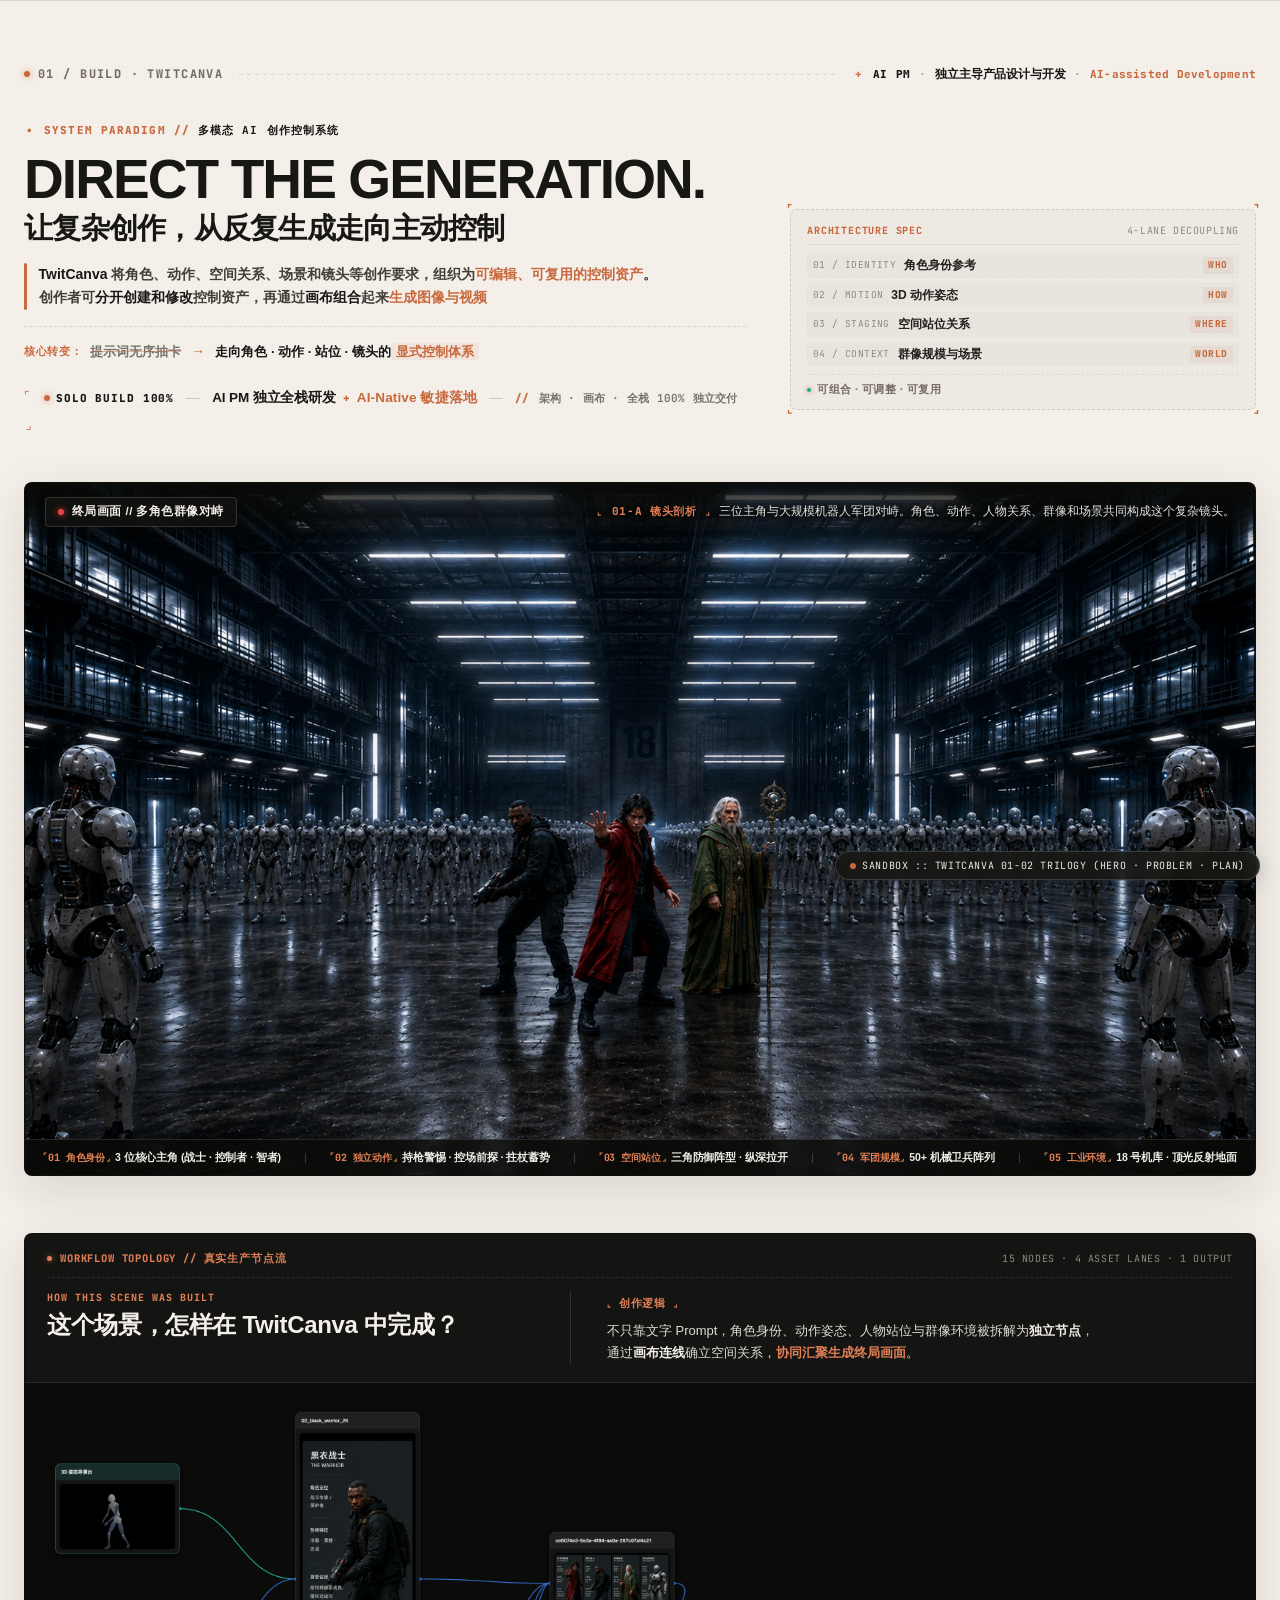
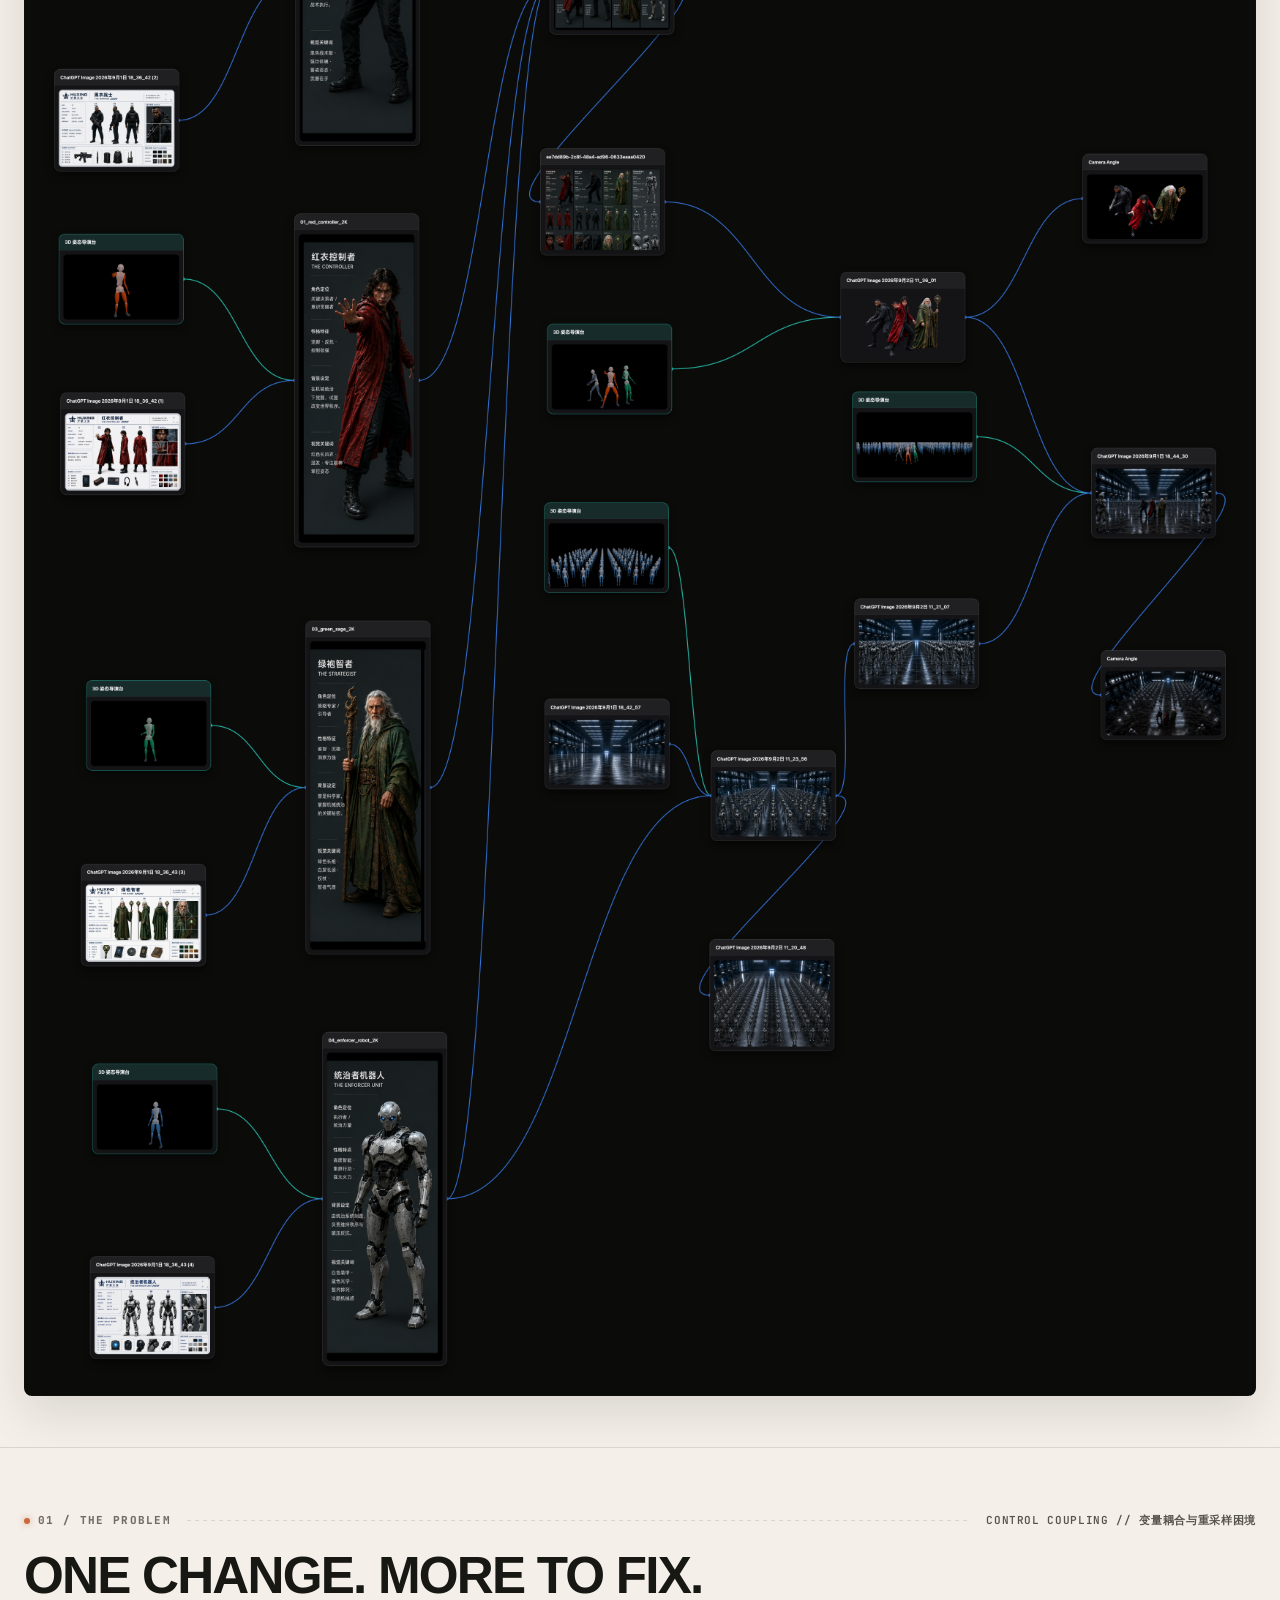
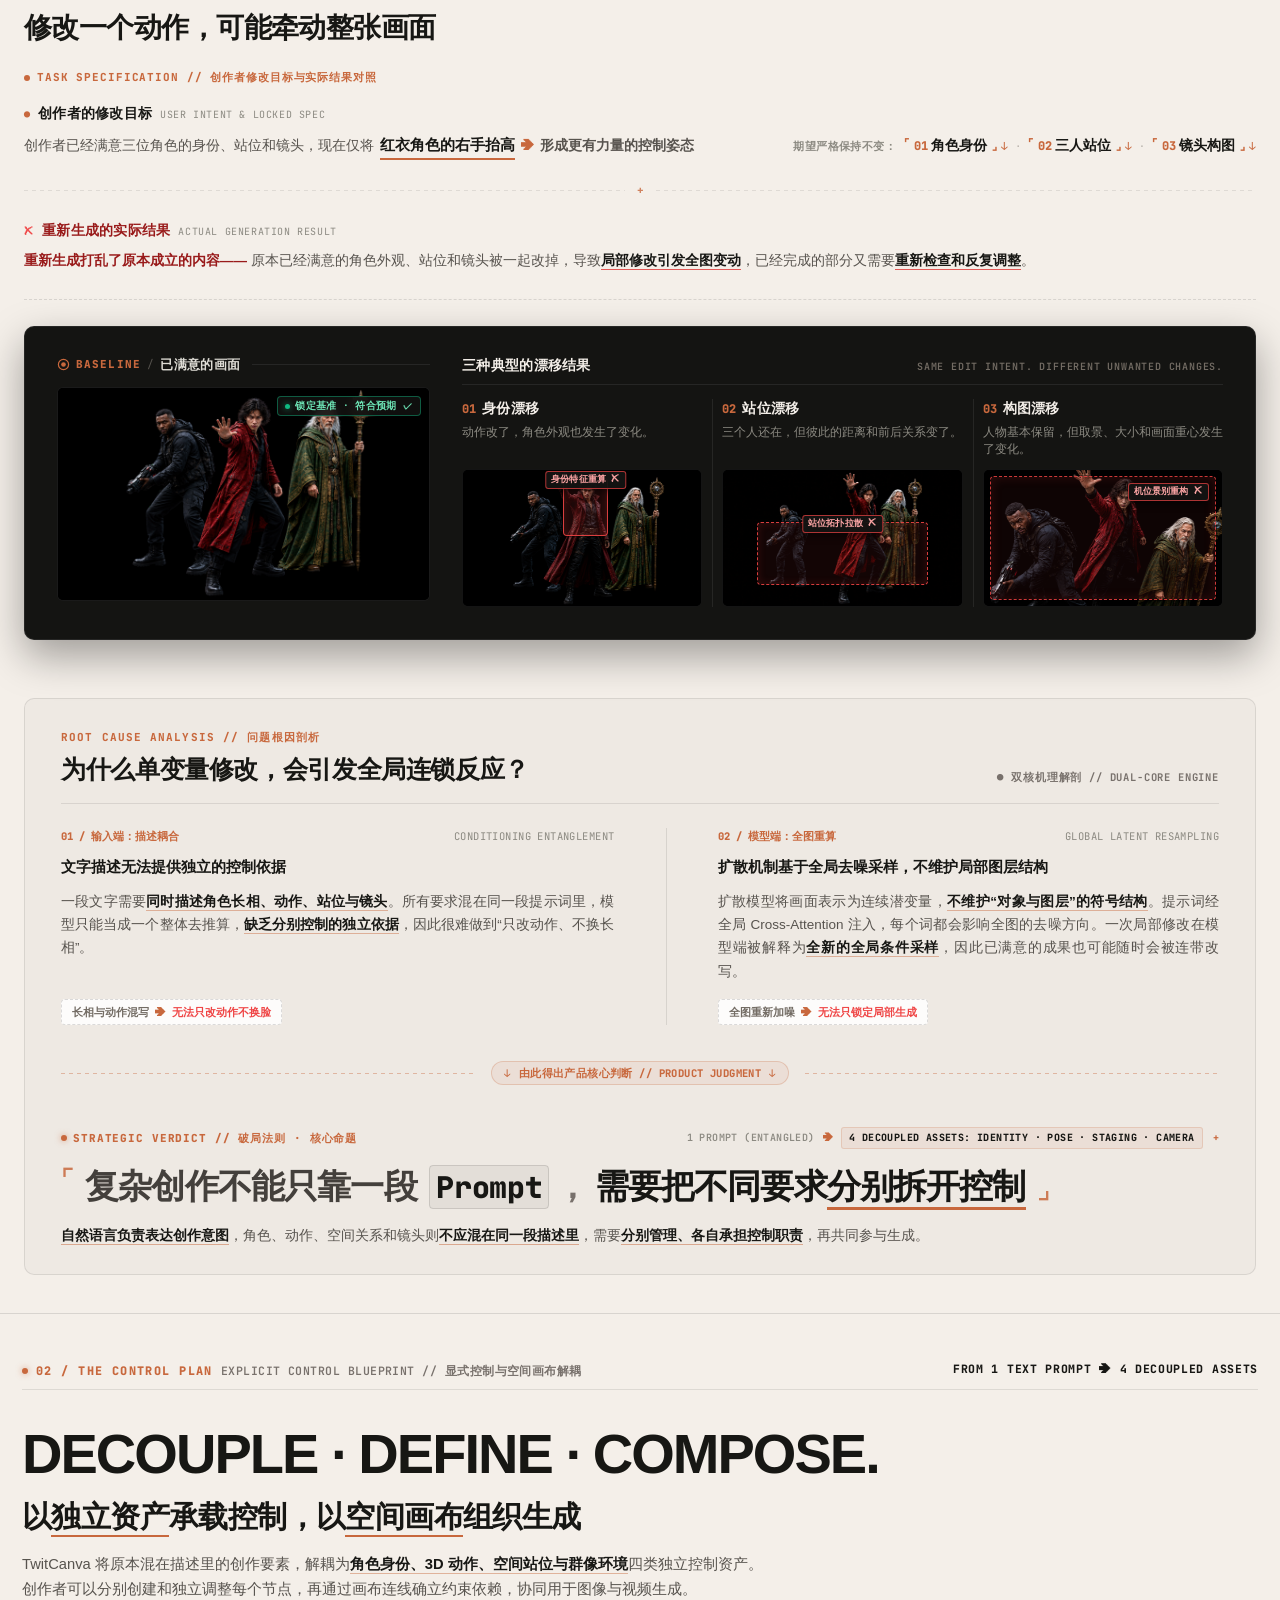
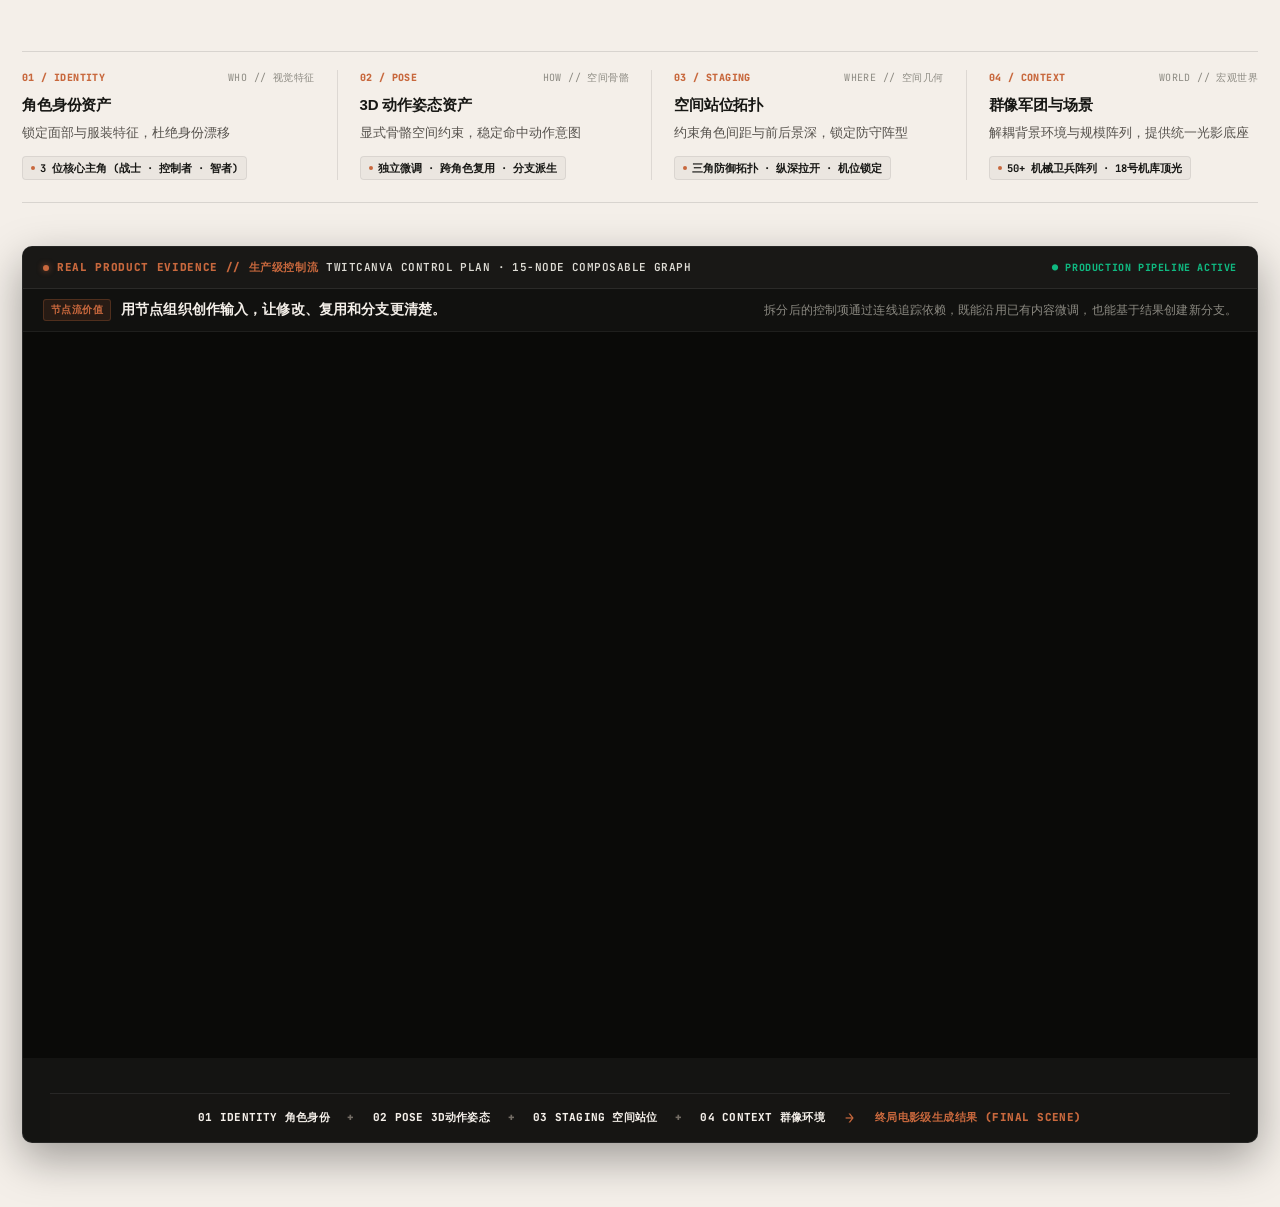
<file: preview-01-02.html>
<!DOCTYPE html>
<html lang="zh-CN">
<head>
  <meta charset="UTF-8">
  <meta name="viewport" content="width=device-width, initial-scale=1.0">
  <title>TwitCanva 01-02 Trilogy · Hero · Problem · Plan (Dedicated Sandbox)</title>
  <link rel="preconnect" href="https://fonts.googleapis.com">
  <link rel="preconnect" href="https://fonts.gstatic.com" crossorigin>
  <link href="https://fonts.googleapis.com/css2?family=Inter:wght@400;500;600;700;800;900&family=JetBrains+Mono:wght@400;500;600;700;800&family=Playfair+Display:ital,wght@0,600;0,700;0,800;1,700;1,800&display=swap" rel="stylesheet">
  <link rel="stylesheet" href="./styles.css">
  <link rel="stylesheet" href="./css/01-twitcanva-01-02-r2.css?v=20260909_init">
  <style>
    body {
      margin: 0;
      padding: 0;
      background: #f4efe9;
      font-family: -apple-system, BlinkMacSystemFont, "Segoe UI", Roboto, "PingFang SC", sans-serif;
    }
    .sandbox-floating-badge {
      position: fixed;
      bottom: 20px;
      right: 20px;
      background: rgba(23, 23, 20, 0.88);
      backdrop-filter: blur(8px);
      -webkit-backdrop-filter: blur(8px);
      color: #eae9e4;
      padding: 6px 14px;
      border-radius: 999px;
      border: 1px solid rgba(255, 255, 255, 0.15);
      font-family: var(--font-mono, monospace);
      font-size: 10px;
      letter-spacing: 0.06em;
      z-index: 99999;
      pointer-events: none;
      box-shadow: 0 4px 20px rgba(0, 0, 0, 0.2);
    }
    .sandbox-floating-badge .dot {
      display: inline-block;
      width: 6px;
      height: 6px;
      border-radius: 50%;
      background: #c8683d;
      margin-right: 6px;
    }
  </style>
</head>
<body>

  <!-- Standalone Sandbox Badge -->
  <div class="sandbox-floating-badge">
    <span class="dot"></span>SANDBOX :: TWITCANVA 01-02 TRILOGY (HERO · PROBLEM · PLAN)
  </div>

  <main>
    <section class="tc-h1-r1" id="twitcanva-h1-r1" aria-label="01 / BUILD · TwitCanva Hero">
      <div class="tc-h1-r1__container">

        <!-- 01. Meta Header (Engineering Ruler Bar) -->
        <header class="tc-h1-r1__header">
          <div class="tc-h1-r1__meta-left">
            <span class="pulse-dot"></span>
            <span>01 / BUILD · TWITCANVA</span>
          </div>
          <div class="tc-h1-r1__meta-ruler-line" aria-hidden="true"></div>
          <div class="tc-h1-r1__meta-right tc-h1-r1__craft-seal-header" aria-label="大师工匠印签 · 独立主导研发凭证">
            <span class="seal-crosshair" aria-hidden="true">+</span>
            <strong class="seal-role">AI PM</strong>
            <span class="seal-sep" aria-hidden="true">·</span>
            <span class="seal-claim">独立主导产品设计与开发</span>
            <span class="seal-sep" aria-hidden="true">·</span>
            <span class="seal-method">AI-assisted Development</span>
          </div>
        </header>

        <!-- 02. Product Statement (Asymmetric 60:40 Editorial Grid with R5 Copy) -->
        <div class="tc-h1-r1__statement">
          <!-- Top Category Kicker -->
          <div class="tc-h1-r1__category">
            <span class="category-tag">SYSTEM PARADIGM //</span>
            <span class="category-text">多模态 AI 创作控制系统</span>
          </div>

          <!-- Single-line English Master Display -->
          <h1 class="tc-h1-r1__title">DIRECT THE GENERATION.</h1>

          <!-- Asymmetric 60:40 Body Grid -->
          <div class="tc-h1-r1__statement-grid">
            <!-- Left 64%: Core Headline & Main Narrative Paragraph -->
            <div class="tc-h1-r1__statement-left">
              <h2 class="tc-h1-r1__headline-zh">让复杂创作，从反复生成走向主动控制</h2>

              <div class="tc-h1-r1__lead-wrap">
                <span class="tc-h1-r1__lead-spine" aria-hidden="true"></span>
                <p class="tc-h1-r1__lead">
                  <strong class="tc-hl">TwitCanva</strong> 将角色、动作、空间关系、场景和镜头等创作要求，组织为<strong class="tc-hl tc-hl--orange">可编辑、可复用的控制资产</strong>。<br>创作者可<strong class="tc-hl">分开创建和修改</strong>控制资产，再通过<strong class="tc-hl">画布组合</strong>起来<strong class="tc-hl tc-hl--orange">生成图像与视频</strong>
                </p>
              </div>

              <!-- Pure Narrative Contrast Flow (No Box, Pure Text Stream) -->
              <div class="tc-h1-r1__contrast-flow" aria-label="核心转变对撞导轨">
                <span class="flow-prefix">核心转变：</span>
                <span class="flow-from">提示词无序抽卡</span>
                <span class="flow-arrow" aria-hidden="true">&rarr;</span>
                <span class="flow-to">走向<strong>角色 · 动作 · 站位 · 镜头</strong>的<span class="highlight-accent">显式控制体系</span></span>
              </div>

              <!-- Scheme A: Blueprint Caliper Stream (100% De-boxed, Zero Chunky Boxes) -->
              <div class="tc-h1-r1__solo-caliper" aria-label="个人独立全栈研发凭证">
                <span class="caliper-bracket caliper-bracket--lead" aria-hidden="true">⌜</span>
                
                <div class="caliper-core-badge">
                  <span class="pulse-dot"></span>
                  <span class="caliper-solo-tag">SOLO BUILD 100%</span>
                </div>

                <span class="caliper-hairline-connector" aria-hidden="true"></span>

                <div class="caliper-role-group">
                  <strong class="caliper-role-title">AI PM 独立全栈研发</strong>
                  <span class="caliper-crosshair" aria-hidden="true">+</span>
                  <strong class="caliper-paradigm-title">AI-Native 敏捷落地</strong>
                </div>

                <span class="caliper-hairline-connector" aria-hidden="true"></span>

                <span class="caliper-scope-telemetry">
                  <span class="scope-prefix">//</span> 架构 · 画布 · 全栈 100% 独立交付
                </span>

                <span class="caliper-bracket caliper-bracket--tail" aria-hidden="true">⌟</span>
              </div>
            </div>

            <!-- Right 36%: 4-Lane Decoupling Architectural Spec Rail -->
            <div class="tc-h1-r1__statement-right">
              <div class="tc-h1-r1__spec-rail-box">
                <span class="spec-corner spec-corner--tl">⌜</span>
                <span class="spec-corner spec-corner--tr">⌝</span>
                <span class="spec-corner spec-corner--bl">⌞</span>
                <span class="spec-corner spec-corner--br">⌟</span>
                <div class="spec-rail-header">
                  <span class="spec-badge">ARCHITECTURE SPEC</span>
                  <span class="spec-meta">4-LANE DECOUPLING</span>
                </div>
                <div class="spec-rail-list">
                  <div class="spec-rail-item">
                    <span class="item-code">01 / IDENTITY</span>
                    <span class="item-name">角色身份参考</span>
                    <span class="item-tag">WHO</span>
                  </div>
                  <div class="spec-rail-item">
                    <span class="item-code">02 / MOTION</span>
                    <span class="item-name">3D 动作姿态</span>
                    <span class="item-tag">HOW</span>
                  </div>
                  <div class="spec-rail-item">
                    <span class="item-code">03 / STAGING</span>
                    <span class="item-name">空间站位关系</span>
                    <span class="item-tag">WHERE</span>
                  </div>
                  <div class="spec-rail-item">
                    <span class="item-code">04 / CONTEXT</span>
                    <span class="item-name">群像规模与场景</span>
                    <span class="item-tag">WORLD</span>
                  </div>
                </div>
                <div class="spec-rail-footer">
                  <span class="telemetry-dot"></span>
                  <span>可组合 · 可调整 · 可复用</span>
                </div>
              </div>
            </div>
          </div>
        </div>

        <!-- 03. Final Scene Stage (Cinema Master Viewport - Integrated In-Canvas HUD) -->
        <div class="tc-h1-r1__result">
          <div class="tc-h1-r1__media-frame tc-h1-r1__media-frame--final">
            
            <!-- Top HUD Overlay (Scene Name & Lens Breakdown) -->
            <div class="tc-h1-r1__frame-top-hud">
              <div class="hud-badge">
                <span class="rec-dot"></span>
                <span class="hud-title">终局画面 // 多角色群像对峙</span>
              </div>
              <div class="hud-caption">
                <span class="caption-tag">⌞ 01-A 镜头剖析 ⌟</span>
                <span class="caption-text">三位主角与大规模机器人军团对峙。角色、动作、人物关系、群像和场景共同构成这个复杂镜头。</span>
              </div>
            </div>

            <!-- 16:9 Cinema Image -->
            <img class="tc-h1-r1__img--final" src="assets/images/twitcanva/twitcanva-h1-final-scene.png" alt="多角色群像对峙：三位核心角色 VS 机械军团" loading="eager" decoding="async">

            <!-- Bottom Dock Overlay (5-Dimension Scene Decoder) -->
            <div class="tc-h1-r1__frame-bottom-dock" aria-label="场景 5 维要素微解构">
              <div class="dock-item">
                <span class="dock-bracket">⌜01 角色身份⌟</span>
                <span class="dock-val">3 位核心主角 (战士 · 控制者 · 智者)</span>
              </div>
              <span class="dock-divider" aria-hidden="true"></span>
              <div class="dock-item">
                <span class="dock-bracket">⌜02 独立动作⌟</span>
                <span class="dock-val">持枪警惕 · 控场前探 · 拄杖蓄势</span>
              </div>
              <span class="dock-divider" aria-hidden="true"></span>
              <div class="dock-item">
                <span class="dock-bracket">⌜03 空间站位⌟</span>
                <span class="dock-val">三角防御阵型 · 纵深拉开</span>
              </div>
              <span class="dock-divider" aria-hidden="true"></span>
              <div class="dock-item">
                <span class="dock-bracket">⌜04 军团规模⌟</span>
                <span class="dock-val">50+ 机械卫兵阵列</span>
              </div>
              <span class="dock-divider" aria-hidden="true"></span>
              <div class="dock-item">
                <span class="dock-bracket">⌜05 工业环境⌟</span>
                <span class="dock-val">18 号机库 · 顶光反射地面</span>
              </div>
            </div>

          </div>
        </div>

        <!-- 04. Real Workflow Workbench (Option 1: Unified Workbench Housing) -->
        <div class="tc-h1-r1__control">
          
          <!-- Unified Workbench Window Housing (Solid Dark Header + Full Canvas Lower Bed) -->
          <div class="tc-h1-r1__workbench-window">
            
            <!-- Upper Control Bay (Solid Dark Header, Physically Attached to Canvas) -->
            <div class="workbench-control-bay">
              <div class="console-status-bar">
                <div class="status-left">
                  <span class="hud-pulse-dot"></span>
                  <span class="hud-badge-text">WORKFLOW TOPOLOGY // 真实生产节点流</span>
                </div>
                <div class="status-right">
                  <span class="hud-spec-tag">15 NODES · 4 ASSET LANES · 1 OUTPUT</span>
                </div>
              </div>

              <div class="console-main-grid">
                <!-- Left Title Block -->
                <div class="console-title-col">
                  <span class="console-kicker">HOW THIS SCENE WAS BUILT</span>
                  <h3 class="console-title">这个场景，怎样在 TwitCanva 中完成？</h3>
                </div>

                <!-- Center Divider -->
                <div class="console-divider" aria-hidden="true"></div>

                <!-- Right Narrative Block -->
                <div class="console-narrative-col">
                  <div class="narrative-tag">
                    <span class="bracket">⌞ 创作逻辑 ⌟</span>
                  </div>
                  <p class="console-desc">
                    不只靠文字 Prompt，角色身份、动作姿态、人物站位与群像环境被拆解为<strong class="desc-hl">独立节点</strong>，通过<strong class="desc-hl">画布连线</strong>确立空间关系，<span class="desc-accent">协同汇聚生成终局画面</span>。
                  </p>
                </div>
              </div>
            </div>

            <!-- Lower Canvas Bed (Full Natural Height, Zero Obstruction) -->
            <div class="workbench-canvas-bed">
              <img class="tc-h1-r1__img--canvas" src="assets/images/twitcanva/twitcanva-h1-control-canvas.png" alt="TwitCanva H1 控制画布工作流拓扑" loading="eager" decoding="async">
            </div>

          </div>
        </div>



      </div><!-- /.tc-h1-r1__container -->
    </section>

    <!-- ================================================================= -->
    <!-- 01 / THE PROBLEM — SCHEME 1 NEW PROPOSAL (Narrative & Mechanism)  -->
    <!-- ================================================================= -->
    <section class="tc-problem-r2" id="twitcanva-problem" aria-label="01 / THE PROBLEM · Control Coupling">
      <span id="twitcanva-problem-new" style="position:absolute; top:0; pointer-events:none;" aria-hidden="true"></span>
      <div class="tc-problem-r2__container">

        <!-- 01. Meta Header & Scheme Tag -->
        <header class="tc-problem-r2__header">
          <div class="tc-problem-r2__meta-left">
            <span class="pulse-dot"></span>
            <span>01 / THE PROBLEM</span>
          </div>
          <div class="tc-problem-r2__meta-ruler-line" aria-hidden="true"></div>
          <div class="tc-problem-r2__meta-right">
            <span>CONTROL COUPLING // 变量耦合与重采样困境</span>
          </div>
        </header>

        <!-- 02. Statement Block -->
        <div class="tc-problem-r2__statement">
          <h1 class="tc-problem-r2__title">ONE CHANGE. MORE TO FIX.</h1>
          <h2 class="tc-problem-r2__headline-zh">修改一个动作，可能牵动整张画面</h2>
        </div>

        <!-- 03. Dual-Track Specification Stream (双轨测绘对撞标尺 · 100% 去方块化) -->
        <div class="tc-problem-r2__dual-track-spec">
          
          <!-- Top Meta Row -->
          <div class="tc-problem-r2__track-meta-row">
            <div class="track-meta-badge">
              <span class="track-dot"></span>
              <span class="track-kicker">TASK SPECIFICATION // 创作者修改目标与实际结果对照</span>
            </div>
          </div>

          <!-- Rail 1: User Intent & Locked Baseline (创作者精密目标轨) -->
          <div class="tc-problem-r2__spec-rail tc-problem-r2__spec-rail--intent">
            <div class="rail-axis-tag">
              <span class="axis-icon">●</span>
              <strong class="axis-title">创作者的修改目标</strong>
              <span class="axis-sub">USER INTENT & LOCKED SPEC</span>
            </div>

            <div class="rail-statement-row">
              <div class="rail-intent-phrase">
                <span class="phrase-prefix">创作者已经满意三位角色的身份、站位和镜头，现在仅将</span>
                <strong class="phrase-target">红衣角色的右手抬高</strong>
                <span class="phrase-arrow">➔</span>
                <span class="phrase-goal">形成更有力量的控制姿态</span>
              </div>

              <div class="rail-locked-cluster">
                <span class="locked-kicker">期望严格保持不变：</span>
                <div class="locked-triad-stream">
                  <div class="locked-token-item">
                    <span class="token-bracket">⌜</span>
                    <span class="token-idx">01</span>
                    <strong class="token-name">角色身份</strong>
                    <span class="token-bracket">⌟</span>
                    <span class="token-trace-arrow" aria-hidden="true">↓</span>
                  </div>
                  <span class="token-sep">·</span>
                  <div class="locked-token-item">
                    <span class="token-bracket">⌜</span>
                    <span class="token-idx">02</span>
                    <strong class="token-name">三人站位</strong>
                    <span class="token-bracket">⌟</span>
                    <span class="token-trace-arrow" aria-hidden="true">↓</span>
                  </div>
                  <span class="token-sep">·</span>
                  <div class="locked-token-item">
                    <span class="token-bracket">⌜</span>
                    <span class="token-idx">03</span>
                    <strong class="token-name">镜头构图</strong>
                    <span class="token-bracket">⌟</span>
                    <span class="token-trace-arrow" aria-hidden="true">↓</span>
                  </div>
                </div>
              </div>
            </div>
          </div>

          <!-- Dividing Telemetry Hairline with Crosshairs -->
          <div class="tc-problem-r2__rail-divider" aria-hidden="true">
            <span class="divider-hairline"></span>
            <span class="divider-crosshair">+</span>
            <span class="divider-hairline"></span>
          </div>

          <!-- Rail 2: Actual Generation Result (重新生成的实际结果轨) -->
          <div class="tc-problem-r2__spec-rail tc-problem-r2__spec-rail--reality">
            <div class="rail-axis-tag rail-axis-tag--alert">
              <span class="axis-icon axis-icon--alert">✗</span>
              <strong class="axis-title">重新生成的实际结果</strong>
              <span class="axis-sub">ACTUAL GENERATION RESULT</span>
            </div>

            <div class="rail-reality-phrase">
              <span class="reality-lead">重新生成打乱了原本成立的内容——</span>
              <span class="reality-body">原本已经满意的角色外观、站位和镜头被一起改掉，导致<strong class="reality-highlight">局部修改引发全图变动</strong>，已经完成的部分又需要<strong class="reality-highlight">重新检查和反复调整</strong>。</span>
            </div>
          </div>

        </div>

        <!-- 04. Forensic Comparator Stage ("左 1 右 3" 暗室对照监视台) -->
        <div class="tc-problem-r2__stage-console">
          
          <!-- Left Column: Baseline (~33%) -->
          <div class="tc-problem-r2__baseline-panel">
            <div class="baseline-panel-head">
              <div class="baseline-panel-badge">
                <span class="baseline-target-dot" aria-hidden="true">
                  <svg width="13" height="13" viewBox="0 0 14 14" fill="none">
                    <circle cx="7" cy="7" r="5.5" stroke="#c8683d" stroke-width="1.3"/>
                    <circle cx="7" cy="7" r="2.5" fill="#c8683d"/>
                  </svg>
                </span>
                <span class="baseline-tag-en">BASELINE</span>
                <span class="baseline-tag-sep">/</span>
                <span class="baseline-tag-zh">已满意的画面</span>
              </div>
              <div class="baseline-head-hairline" aria-hidden="true"></div>
            </div>

            <div class="baseline-media-frame">
              <img src="assets/images/twitcanva/twitcanva-p1-baseline-thumb.png" alt="基准参照组：三人原始正确状态" loading="eager" decoding="async">
              <div class="baseline-status-badge">
                <span class="status-dot"></span>
                <span>锁定基准 · 符合预期 ✓</span>
              </div>
            </div>


          </div>

          <!-- Right Column: 3 Drift Failure Modes (~67%) -->
          <div class="tc-problem-r2__drifts-panel">
            <div class="drifts-panel-head">
              <h3 class="drifts-panel-title">三种典型的漂移结果</h3>
              <span class="drifts-panel-telemetry">SAME EDIT INTENT. DIFFERENT UNWANTED CHANGES.</span>
            </div>

            <div class="drifts-triad-grid">
              <!-- Drift 01: Character -->
              <div class="drift-channel-card">
                <div class="drift-channel-header">
                  <div class="drift-channel-title-row">
                    <span class="drift-channel-num">01</span>
                    <strong class="drift-channel-name">身份漂移</strong>
                  </div>
                  <p class="drift-channel-desc">动作改了，角色外观也发生了变化。</p>
                </div>
                <div class="drift-channel-media">
                  <img src="assets/images/twitcanva/twitcanva-p1-reroll-01-character-thumb.png" alt="Reroll 01: 角色身份漂移" loading="eager" decoding="async">
                  <!-- Forensic Error Box -->
                  <div class="drift-reticle-box drift-reticle-box--character">
                    <span class="drift-reticle-pill">身份特征重算 ✗</span>
                  </div>
                </div>
              </div>

              <!-- Drift 02: Relation -->
              <div class="drift-channel-card">
                <div class="drift-channel-header">
                  <div class="drift-channel-title-row">
                    <span class="drift-channel-num">02</span>
                    <strong class="drift-channel-name">站位漂移</strong>
                  </div>
                  <p class="drift-channel-desc">三个人还在，但彼此的距离和前后关系变了。</p>
                </div>
                <div class="drift-channel-media">
                  <img src="assets/images/twitcanva/twitcanva-p1-reroll-02-relation-thumb.png" alt="Reroll 02: 空间站位漂移" loading="eager" decoding="async">
                  <!-- Forensic Error Box -->
                  <div class="drift-reticle-box drift-reticle-box--relation">
                    <span class="drift-reticle-pill">站位拓扑拉散 ✗</span>
                  </div>
                </div>
              </div>

              <!-- Drift 03: Composition -->
              <div class="drift-channel-card">
                <div class="drift-channel-header">
                  <div class="drift-channel-title-row">
                    <span class="drift-channel-num">03</span>
                    <strong class="drift-channel-name">构图漂移</strong>
                  </div>
                  <p class="drift-channel-desc">人物基本保留，但取景、大小和画面重心发生了变化。</p>
                </div>
                <div class="drift-channel-media">
                  <img src="assets/images/twitcanva/twitcanva-p1-reroll-03-composition-thumb.png" alt="Reroll 03: 镜头构图漂移" loading="eager" decoding="async">
                  <!-- Forensic Error Box -->
                  <div class="drift-reticle-box drift-reticle-box--composition">
                    <span class="drift-reticle-pill">机位景别重构 ✗</span>
                  </div>
                </div>
              </div>
            </div>
          </div>

        </div>

        <!-- 05 & 06. Unified Diagnosis & Product Judgment Foundation (根因诊断与产品决断一体化底座) -->
        <div class="tc-problem-r2__insight-foundation">
          
          <!-- Upper Deck: Dual-Core Root Cause Diagnosis -->
          <div class="foundation-diagnosis">
            <div class="diagnosis-header">
              <div class="diagnosis-header-left">
                <span class="foundation-kicker">ROOT CAUSE ANALYSIS // 问题根因剖析</span>
                <h3 class="diagnosis-title">为什么单变量修改，会引发全局连锁反应？</h3>
              </div>
              <div class="diagnosis-telemetry">
                <span class="telemetry-pill">● 双核机理解剖 // DUAL-CORE ENGINE</span>
              </div>
            </div>

            <div class="diagnosis-grid">
              <!-- 01 Input Conditioning Entanglement -->
              <div class="diagnosis-column">
                <div class="diagnosis-col-top">
                  <span class="col-num">01 / 输入端：描述耦合</span>
                  <span class="col-tech">CONDITIONING ENTANGLEMENT</span>
                </div>
                <h4 class="col-title">文字描述无法提供独立的控制依据</h4>
                <p class="col-body">
                  一段文字需要<strong>同时描述角色长相、动作、站位与镜头</strong>。所有要求混在同一段提示词里，模型只能当成一个整体去推算，<strong>缺乏分别控制的独立依据</strong>，因此很难做到“只改动作、不换长相”。
                </p>
                <div class="col-formula">
                  <span class="formula-in">长相与动作混写</span>
                  <span class="formula-arrow">➔</span>
                  <span class="formula-out formula-out--err">无法只改动作不换脸</span>
                </div>
              </div>

              <!-- 02 Model Global Latent Resampling -->
              <div class="diagnosis-column">
                <div class="diagnosis-col-top">
                  <span class="col-num">02 / 模型端：全图重算</span>
                  <span class="col-tech">GLOBAL LATENT RESAMPLING</span>
                </div>
                <h4 class="col-title">扩散机制基于全局去噪采样，不维护局部图层结构</h4>
                <p class="col-body">
                  扩散模型将画面表示为连续潜变量，<strong>不维护“对象与图层”的符号结构</strong>。提示词经全局 Cross-Attention 注入，每个词都会影响全图的去噪方向。一次局部修改在模型端被解释为<strong>全新的全局条件采样</strong>，因此已满意的成果也可能随时会被连带改写。
                </p>
                <div class="col-formula">
                  <span class="formula-in">全图重新加噪</span>
                  <span class="formula-arrow">➔</span>
                  <span class="formula-out formula-out--err">无法只锁定局部生成</span>
                </div>
              </div>
            </div>
          </div>

          <!-- Pivot Bridge: Causal Deduction Line (因果演进推导桥梁) -->
          <div class="foundation-pivot-bridge" aria-hidden="true">
            <span class="pivot-hairline"></span>
            <div class="pivot-badge">
              <span class="pivot-arrow">↓</span>
              <span class="pivot-text">由此得出产品核心判断 // PRODUCT JUDGMENT</span>
              <span class="pivot-arrow">↓</span>
            </div>
            <span class="pivot-hairline"></span>
          </div>

          <!-- Lower Deck: Product Judgment & Strategic Verdict (战略定论思想纪念碑) -->
          <div class="foundation-verdict-deck">
            <div class="verdict-main-copy">
              
              <!-- Meta Header & Topology Telemetry Row -->
              <div class="verdict-kicker-row">
                <div class="verdict-kicker-left">
                  <span class="verdict-dot"></span>
                  <span class="verdict-kicker">STRATEGIC VERDICT // 破局法则 · 核心命题</span>
                </div>
                <div class="verdict-topology-spec">
                  <span class="topo-chip">1 PROMPT (ENTANGLED)</span>
                  <span class="topo-arrow">➔</span>
                  <span class="topo-chip topo-chip--accent">4 DECOUPLED ASSETS: IDENTITY · POSE · STAGING · CAMERA</span>
                  <span class="topo-crosshair" aria-hidden="true">+</span>
                </div>
              </div>

              <!-- Monument Headline with Semantic Contrast and Architectural Brackets -->
              <div class="verdict-monument-wrap">
                <h3 class="verdict-headline verdict-headline--monument">
                  <span class="bracket-lead" aria-hidden="true">⌜</span>
                  <span class="verdict-phrase-premise">复杂创作不能只靠一段 <code class="mono-code">Prompt</code></span><span class="verdict-comma">，</span><span class="verdict-phrase-thesis">需要把不同要求<strong class="thesis-action-target">分别拆开控制</strong></span>
                  <span class="bracket-tail" aria-hidden="true">⌟</span>
                </h3>
              </div>

              <!-- Supporting Monolithic Thesis Line -->
              <p class="verdict-lead">
                <strong>自然语言负责表达创作意图</strong>，角色、动作、空间关系和镜头则<strong>不应混在同一段描述里</strong>，需要<strong>分别管理、各自承担控制职责</strong>，再共同参与生成。
              </p>
            </div>
          </div>

        </div>

      </div><!-- /.tc-problem-r2__container -->
    </section>

    <!-- 02 / THE CONTROL PLAN — TWITCANVA DESIGN R1.1 (Compact System Blueprint) -->
    <section class="tc-plan-r1" id="twitcanva-control-plan-r1" aria-label="02 / THE CONTROL PLAN · Decompose Before Generate">
      <div class="tc-plan-r1__container">
        <!-- BEAT A: FULL-WIDTH STATEMENT & SPEC BANNER -->
        <div class="tc-plan-r1__banner">
          <header class="tc-plan-r1__meta-header">
            <div class="tc-plan-r1__meta-left">
              <span class="tc-plan-r1__pulse-dot"></span>
              <span class="tc-plan-r1__meta-eyebrow">02 / THE CONTROL PLAN</span>
              <span class="tc-plan-r1__meta-sub">EXPLICIT CONTROL BLUEPRINT // 显式控制与空间画布解耦</span>
            </div>
            <div class="tc-plan-r1__meta-right">
              <span>FROM 1 TEXT PROMPT ➔ 4 DECOUPLED ASSETS</span>
            </div>
          </header>

          <div class="tc-plan-r1__statement-deck">
            <h1 class="tc-plan-r1__title">
              <span>DECOUPLE · DEFINE · COMPOSE.</span>
            </h1>
            <h2 class="tc-plan-r1__headline-zh">以<strong>独立资产</strong>承载控制，以<strong>空间画布</strong>组织生成</h2>
            <p class="tc-plan-r1__lead">
              TwitCanva 将原本混在描述里的创作要素，解耦为<strong>角色身份、3D 动作、空间站位与群像环境</strong>四类独立控制资产。创作者可以分别创建和独立调整每个节点，再通过画布连线确立约束依赖，协同用于图像与视频生成。
            </p>
          </div>
        </div>

        <!-- BEAT B: 4-LANE DECOUPLED ASSET SPEC (四维解耦控制资产导轨) -->
        <div class="tc-plan-r1__asset-grid" aria-label="四维控制资产图谱">
          
          <!-- Column 01: Identity -->
          <div class="tc-plan-r1__asset-card">
            <div class="asset-card-head">
              <span class="asset-num">01 / IDENTITY</span>
              <span class="asset-role">WHO // 视觉特征</span>
            </div>
            <h3 class="asset-title">角色身份资产</h3>
            <p class="asset-core">锁定面部与服装特征，杜绝身份漂移</p>
            <div class="asset-spec-tag">
              <span class="tag-dot"></span>
              <span>3 位核心主角 (战士 · 控制者 · 智者)</span>
            </div>
          </div>

          <!-- Column 02: Pose -->
          <div class="tc-plan-r1__asset-card">
            <div class="asset-card-head">
              <span class="asset-num">02 / POSE</span>
              <span class="asset-role">HOW // 空间骨骼</span>
            </div>
            <h3 class="asset-title">3D 动作姿态资产</h3>
            <p class="asset-core">显式骨骼空间约束，稳定命中动作意图</p>
            <div class="asset-spec-tag">
              <span class="tag-dot"></span>
              <span>独立微调 · 跨角色复用 · 分支派生</span>
            </div>
          </div>

          <!-- Column 03: Staging -->
          <div class="tc-plan-r1__asset-card">
            <div class="asset-card-head">
              <span class="asset-num">03 / STAGING</span>
              <span class="asset-role">WHERE // 空间几何</span>
            </div>
            <h3 class="asset-title">空间站位拓扑</h3>
            <p class="asset-core">约束角色间距与前后景深，锁定防守阵型</p>
            <div class="asset-spec-tag">
              <span class="tag-dot"></span>
              <span>三角防御拓扑 · 纵深拉开 · 机位锁定</span>
            </div>
          </div>

          <!-- Column 04: Context -->
          <div class="tc-plan-r1__asset-card">
            <div class="asset-card-head">
              <span class="asset-num">04 / CONTEXT</span>
              <span class="asset-role">WORLD // 宏观世界</span>
            </div>
            <h3 class="asset-title">群像军团与场景</h3>
            <p class="asset-core">解耦背景环境与规模阵列，提供统一光影底座</p>
            <div class="asset-spec-tag">
              <span class="tag-dot"></span>
              <span>50+ 机械卫兵阵列 · 18号机库顶光</span>
            </div>
          </div>

        </div>

        <!-- BEAT C: REAL CONTROL PLAN CANVAS (1240px 真实生产节点流工作台) -->
        <div class="tc-plan-r1__canvas-workbench">
          <div class="workbench-bar">
            <div class="workbench-bar-left">
              <span class="workbench-dot"></span>
              <span class="workbench-kicker">REAL PRODUCT EVIDENCE // 生产级控制流</span>
              <span class="workbench-title">TWITCANVA CONTROL PLAN · 15-NODE COMPOSABLE GRAPH</span>
            </div>
            <div class="workbench-bar-right">
              <span class="workbench-status">● PRODUCTION PIPELINE ACTIVE</span>
            </div>
          </div>

          <div class="workbench-sub-bar">
            <div class="workbench-sub-left">
              <span class="sub-bar-tag">节点流价值</span>
              <strong class="sub-bar-main">用节点组织创作输入，让修改、复用和分支更清楚。</strong>
            </div>
            <span class="sub-bar-hint">拆分后的控制项通过连线追踪依赖，既能沿用已有内容微调，也能基于结果创建新分支。</span>
          </div>

          <div class="workbench-stage">
            <img class="tc-plan-r1__img-canvas" src="assets/images/twitcanva/twitcanva-p2-control-plan-canvas.png" alt="TwitCanva 02 Control Plan 真实控制画布蓝图" loading="eager" decoding="async">
          </div>

          <!-- System Formula Rail (Single Top Hairline, Pure Notation) -->
          <div class="tc-plan-r1__formula-rail" aria-label="四维生成系统公式">
            <span class="tc-plan-r1__formula-item">01 IDENTITY 角色身份</span>
            <span class="tc-plan-r1__formula-op">+</span>
            <span class="tc-plan-r1__formula-item">02 POSE 3D动作姿态</span>
            <span class="tc-plan-r1__formula-op">+</span>
            <span class="tc-plan-r1__formula-item">03 STAGING 空间站位</span>
            <span class="tc-plan-r1__formula-op">+</span>
            <span class="tc-plan-r1__formula-item">04 CONTEXT 群像环境</span>
            <span class="tc-plan-r1__formula-arrow" aria-hidden="true">&rarr;</span>
            <span class="tc-plan-r1__formula-dest">终局电影级生成结果 (FINAL SCENE)</span>
          </div>
        </div>

      </div>
    </section>

  </main>

</body>
</html>
</file>
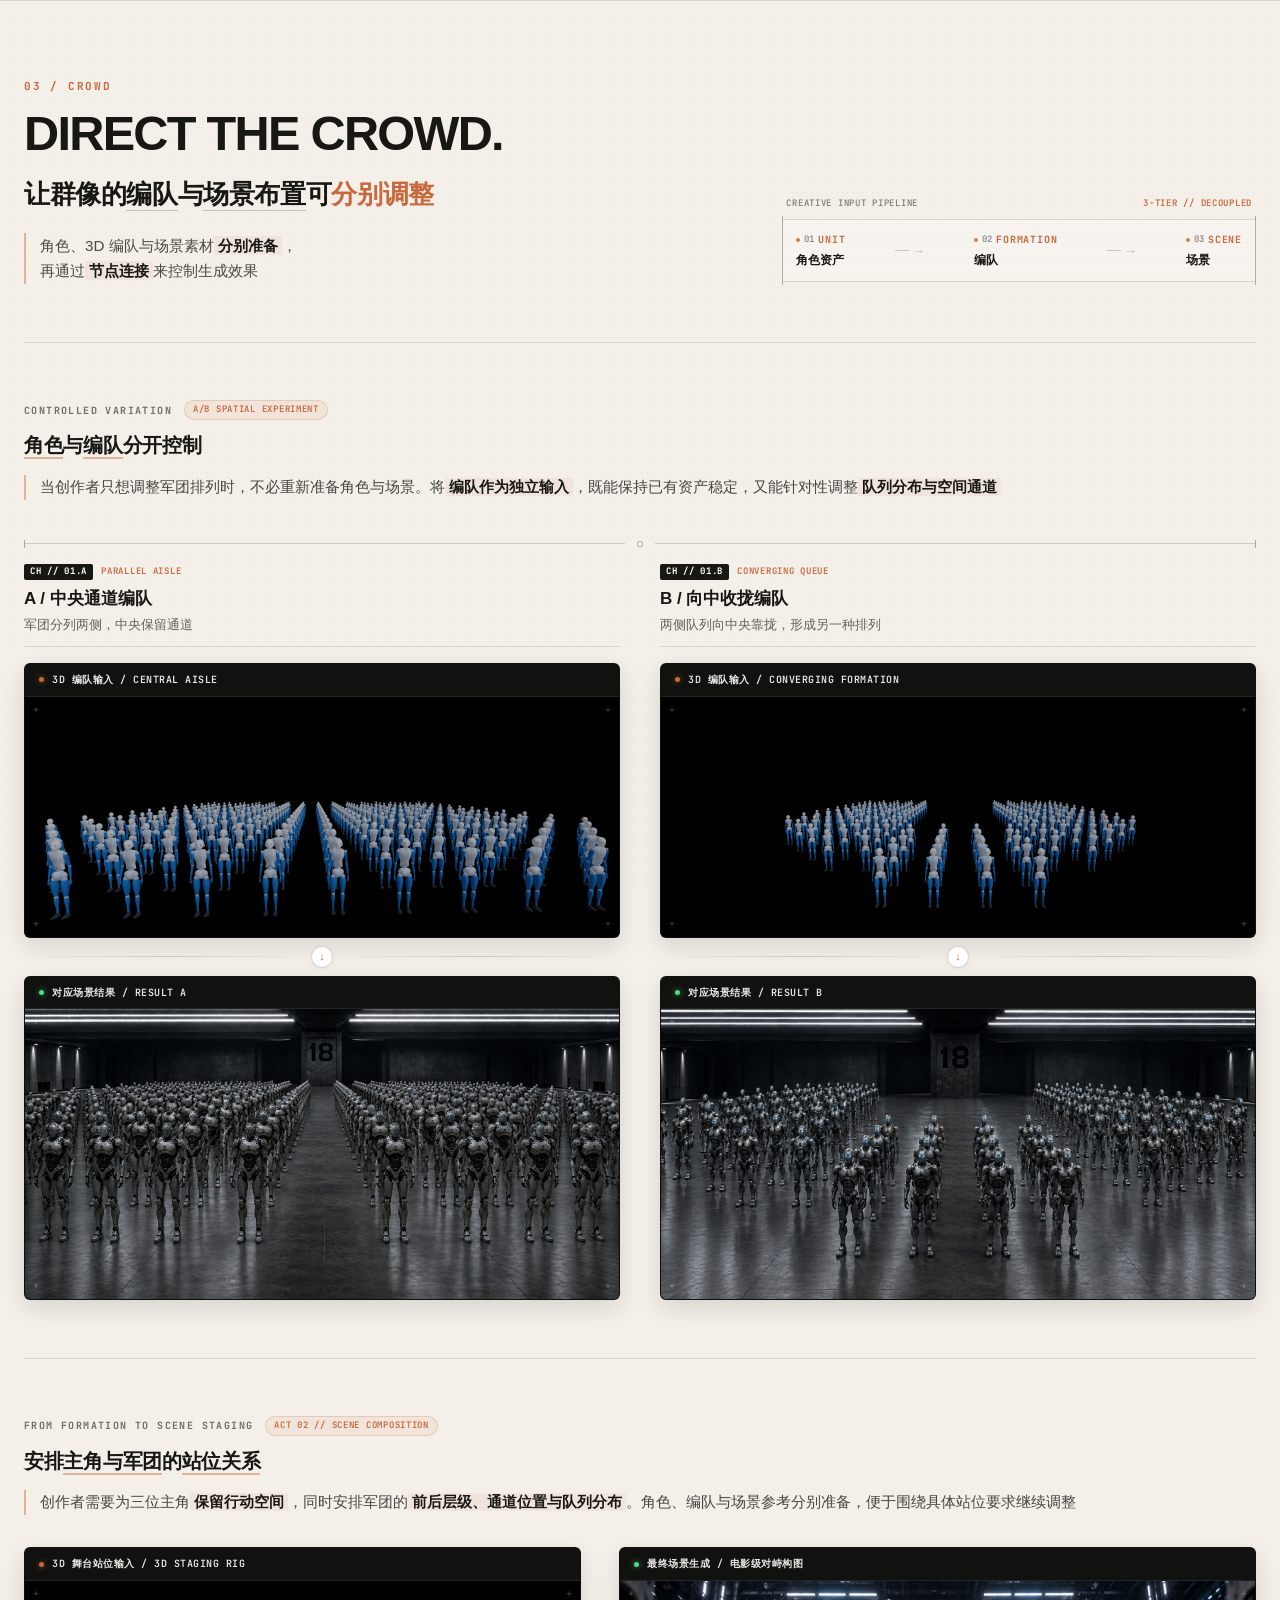
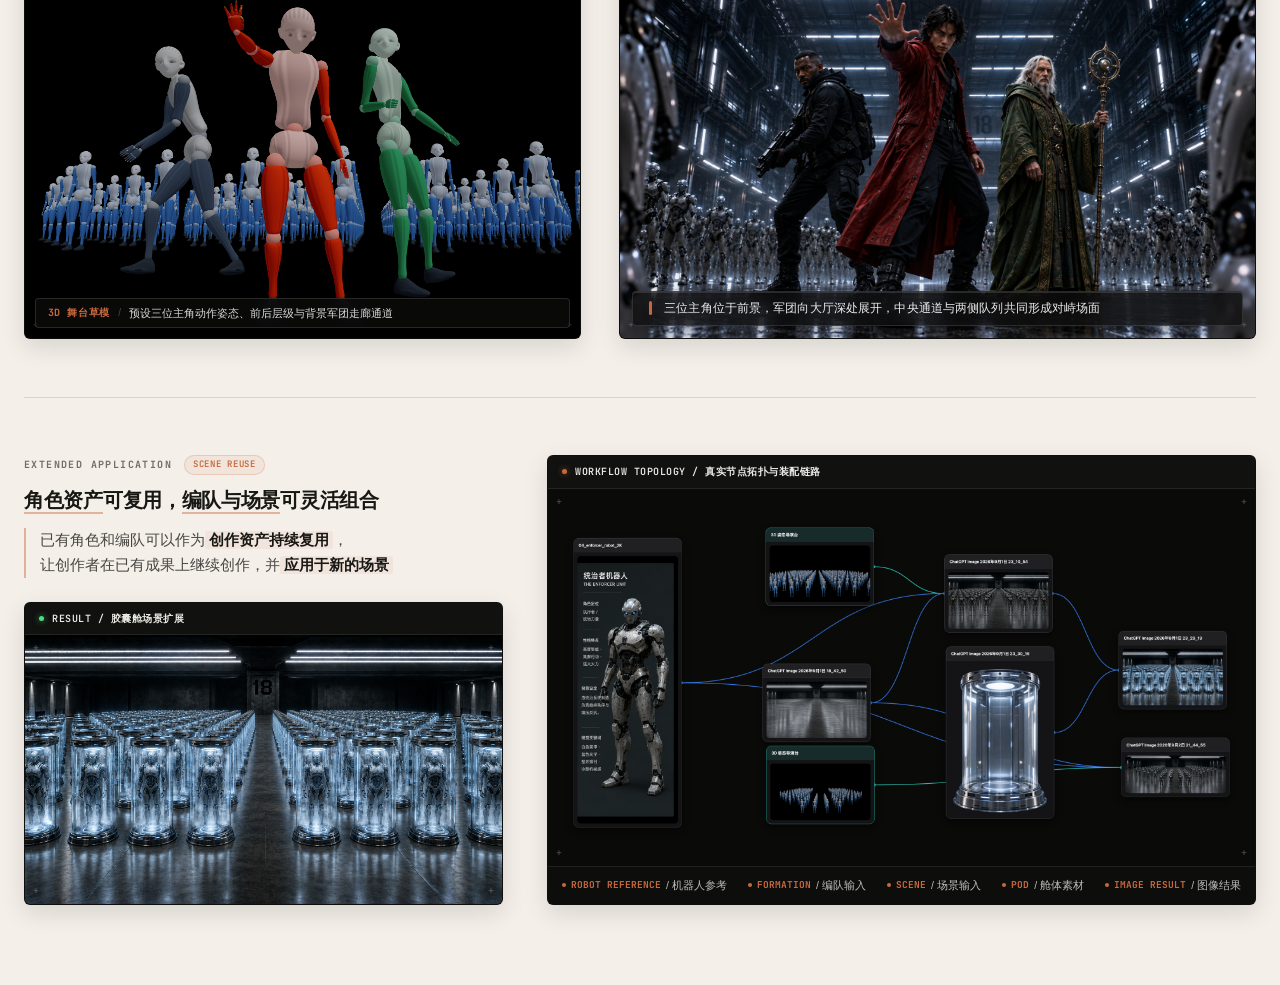
<file: preview-03.html>
<!DOCTYPE html>
<html lang="zh-CN">
<head>
  <meta charset="UTF-8">
  <meta name="viewport" content="width=device-width, initial-scale=1.0">
  <title>03 / CROWD · Direct the Crowd (Dedicated Sandbox R4 Act 3 Studio)</title>
  <link rel="preconnect" href="https://fonts.googleapis.com">
  <link rel="preconnect" href="https://fonts.gstatic.com" crossorigin>
  <link href="https://fonts.googleapis.com/css2?family=Inter:wght@400;500;600;700;800;900&family=JetBrains+Mono:wght@400;500;600;700;800&family=Playfair+Display:ital,wght@0,600;0,700;0,800;1,700;1,800&display=swap" rel="stylesheet">
  <link rel="stylesheet" href="./styles.css">
  <link rel="stylesheet" href="./css/01-twitcanva-crowd-r2.css?v=20260909_crowd_act3_studio_v1">
  <style>
    body {
      margin: 0;
      padding: 0;
      background: #f4efe9;
      font-family: -apple-system, BlinkMacSystemFont, "Segoe UI", Roboto, "PingFang SC", sans-serif;
    }
  </style>
</head>
<body>

  <main>
    <!-- ================================================================= -->
    <!-- 03 | CROWD — TWITCANVA DESIGN R4 (Act 3 A+C Studio Implemented)   -->
    <!-- ================================================================= -->
    <section class="tc-crowd-r2" id="twitcanva-crowd-r1" aria-label="03 / CROWD · Direct the Crowd">
      <div class="tc-crowd-r2__container">

        <!-- 00 | OPENING HEADER (SINGLE-LINE SCULPTURAL & HIGHLIGHTED) -->
        <header class="tc-crowd-r2__header">
          <!-- Left: Title & Editorial Narrative -->
          <div class="tc-crowd-r2__header-left">
            <div class="tc-crowd-r2__meta-stamp">
              <span class="tc-crowd-r2__eyebrow">03 / CROWD</span>
            </div>

            <!-- Single-line Title (No line break) -->
            <h1 class="tc-crowd-r2__title">DIRECT THE CROWD.</h1>

            <!-- Subtitle with semantic highlights -->
            <h2 class="tc-crowd-r2__subtitle">
              让群像的<span class="tc-crowd-r2__hl-scope">编队</span>与<span class="tc-crowd-r2__hl-scope">场景布置</span>可<span class="tc-crowd-r2__hl-action">分别调整</span>
            </h2>

            <!-- Lead paragraph with structural quote bar -->
            <div class="tc-crowd-r2__lead-wrapper">
              <p class="tc-crowd-r2__lead">
                角色、3D 编队与场景素材<span class="tc-crowd-r2__lead-em">分别准备</span>，再通过<span class="tc-crowd-r2__lead-em">节点连接</span>来控制生成效果
              </p>
            </div>
          </div>

          <!-- Right: Precision Assembly Rail (X-Axis Baseline Locked) -->
          <div class="tc-crowd-r2__header-right">
            <div class="tc-crowd-r2__rail-wrapper">
              <div class="tc-crowd-r2__rail-toplabel">
                <span>CREATIVE INPUT PIPELINE</span>
                <span class="tc-crowd-r2__rail-spec">3-TIER // DECOUPLED</span>
              </div>

              <div class="tc-crowd-r2__rail-track" aria-label="创作输入装配路径">
                <!-- Tick Start -->
                <span class="tc-crowd-r2__rail-tick tc-crowd-r2__rail-tick--start" aria-hidden="true"></span>

                <!-- Step 01: Unit -->
                <div class="tc-crowd-r2__rail-node">
                  <div class="tc-crowd-r2__node-top">
                    <span class="tc-crowd-r2__node-pip" aria-hidden="true"></span>
                    <span class="tc-crowd-r2__node-idx">01</span>
                    <span class="tc-crowd-r2__node-token">UNIT</span>
                  </div>
                  <div class="tc-crowd-r2__node-label">角色资产</div>
                </div>

                <!-- Connector -->
                <div class="tc-crowd-r2__rail-flow" aria-hidden="true">
                  <span class="tc-crowd-r2__flow-bar"></span>
                  <span class="tc-crowd-r2__flow-glyph">&rarr;</span>
                </div>

                <!-- Step 02: Formation -->
                <div class="tc-crowd-r2__rail-node">
                  <div class="tc-crowd-r2__node-top">
                    <span class="tc-crowd-r2__node-pip" aria-hidden="true"></span>
                    <span class="tc-crowd-r2__node-idx">02</span>
                    <span class="tc-crowd-r2__node-token">FORMATION</span>
                  </div>
                  <div class="tc-crowd-r2__node-label">编队</div>
                </div>

                <!-- Connector -->
                <div class="tc-crowd-r2__rail-flow" aria-hidden="true">
                  <span class="tc-crowd-r2__flow-bar"></span>
                  <span class="tc-crowd-r2__flow-glyph">&rarr;</span>
                </div>

                <!-- Step 03: Scene -->
                <div class="tc-crowd-r2__rail-node">
                  <div class="tc-crowd-r2__node-top">
                    <span class="tc-crowd-r2__node-pip" aria-hidden="true"></span>
                    <span class="tc-crowd-r2__node-idx">03</span>
                    <span class="tc-crowd-r2__node-token">SCENE</span>
                  </div>
                  <div class="tc-crowd-r2__node-label">场景</div>
                </div>

                <!-- Tick End -->
                <span class="tc-crowd-r2__rail-tick tc-crowd-r2__rail-tick--end" aria-hidden="true"></span>
              </div>
            </div>
          </div>
        </header>

        <div class="tc-crowd-r2__divider" aria-hidden="true"></div>

        <!-- 01 | ACT 1: CONTROLLED VARIATION (DUAL-CHANNEL BENCHMARK RACK) -->
        <section class="tc-crowd-r2__act tc-crowd-r2__act--ab" aria-labelledby="act-ab-title">
          <div class="tc-crowd-r2__act-header">
            <div class="tc-crowd-r2__act-eyebrow-row">
              <span class="tc-crowd-r2__act-tag">CONTROLLED VARIATION</span>
              <span class="tc-crowd-r2__act-subtag">A/B SPATIAL EXPERIMENT</span>
            </div>

            <h3 class="tc-crowd-r2__act-title" id="act-ab-title">
              <span class="tc-crowd-r2__act-title-hl">角色</span>与<span class="tc-crowd-r2__act-title-hl">编队</span>分开控制
            </h3>

            <div class="tc-crowd-r2__act-lead-bar">
              <p class="tc-crowd-r2__act-desc tc-crowd-r2__act-desc--single-line">
                当创作者只想调整军团排列时，不必重新准备角色与场景。将<strong class="tc-crowd-r2__act-em">编队作为独立输入</strong>，既能保持已有资产稳定，又能针对性调整<strong class="tc-crowd-r2__act-em">队列分布与空间通道</strong>
              </p>
            </div>
          </div>

          <!-- 双通道工业实验机架 (Dual-Channel Rack) -->
          <div class="tc-crowd-r2__rack">
            <!-- 顶部贯穿基准母线与通道对齐标尺 -->
            <div class="tc-crowd-r2__rack-top-rail" aria-hidden="true">
              <span class="tc-crowd-r2__rack-tick tc-crowd-r2__rack-tick--start"></span>
              <span class="tc-crowd-r2__rack-bus-line"></span>
              <span class="tc-crowd-r2__rack-bus-mid"></span>
              <span class="tc-crowd-r2__rack-bus-line"></span>
              <span class="tc-crowd-r2__rack-tick tc-crowd-r2__rack-tick--end"></span>
            </div>

            <div class="tc-crowd-r2__rack-channels">
              <!-- CHANNEL A: 中央通道编队 -->
              <div class="tc-crowd-r2__channel tc-crowd-r2__channel--a">
                <div class="tc-crowd-r2__channel-head">
                  <div class="tc-crowd-r2__ch-meta">
                    <span class="tc-crowd-r2__ch-badge">CH // 01.A</span>
                    <span class="tc-crowd-r2__ch-mode">PARALLEL AISLE</span>
                  </div>
                  <h4 class="tc-crowd-r2__channel-title">A / 中央通道编队</h4>
                  <p class="tc-crowd-r2__channel-sub">军团分列两侧，中央保留通道</p>
                </div>

                <!-- 3D 编队输入 A -->
                <div class="tc-crowd-r2__console-viewport tc-crowd-r2__console-viewport--formation">
                  <div class="tc-crowd-r2__console-bar">
                    <div class="tc-crowd-r2__console-status">
                      <span class="tc-crowd-r2__console-dot tc-crowd-r2__console-dot--amber"></span>
                      <span class="tc-crowd-r2__console-tag">3D 编队输入 / CENTRAL AISLE</span>
                    </div>
                  </div>
                  <div class="tc-crowd-r2__console-screen">
                    <img src="assets/images/twitcanva/twitcanva-p3-formation-a.png" alt="3D 编队输入 / CENTRAL AISLE" loading="eager" decoding="async">
                    <span class="tc-crowd-r2__crosshair tc-crowd-r2__crosshair--tl" aria-hidden="true">+</span>
                    <span class="tc-crowd-r2__crosshair tc-crowd-r2__crosshair--tr" aria-hidden="true">+</span>
                    <span class="tc-crowd-r2__crosshair tc-crowd-r2__crosshair--bl" aria-hidden="true">+</span>
                    <span class="tc-crowd-r2__crosshair tc-crowd-r2__crosshair--br" aria-hidden="true">+</span>
                  </div>
                </div>

                <!-- 垂直物理数据导管 -->
                <div class="tc-crowd-r2__conduit" aria-hidden="true">
                  <span class="tc-crowd-r2__conduit-stem"></span>
                  <span class="tc-crowd-r2__conduit-glyph">&darr;</span>
                  <span class="tc-crowd-r2__conduit-stem"></span>
                </div>

                <!-- 场景结果 A -->
                <div class="tc-crowd-r2__console-viewport tc-crowd-r2__console-viewport--result">
                  <div class="tc-crowd-r2__console-bar">
                    <div class="tc-crowd-r2__console-status">
                      <span class="tc-crowd-r2__console-dot tc-crowd-r2__console-dot--green"></span>
                      <span class="tc-crowd-r2__console-tag">对应场景结果 / RESULT A</span>
                    </div>
                  </div>
                  <div class="tc-crowd-r2__console-screen">
                    <img src="assets/images/twitcanva/twitcanva-p3-result-a.png" alt="对应场景结果 / RESULT A" loading="eager" decoding="async">
                    <span class="tc-crowd-r2__crosshair tc-crowd-r2__crosshair--tl" aria-hidden="true">+</span>
                    <span class="tc-crowd-r2__crosshair tc-crowd-r2__crosshair--tr" aria-hidden="true">+</span>
                    <span class="tc-crowd-r2__crosshair tc-crowd-r2__crosshair--bl" aria-hidden="true">+</span>
                    <span class="tc-crowd-r2__crosshair tc-crowd-r2__crosshair--br" aria-hidden="true">+</span>
                  </div>
                </div>
              </div>

              <!-- CHANNEL B: 向中收拢编队 -->
              <div class="tc-crowd-r2__channel tc-crowd-r2__channel--b">
                <div class="tc-crowd-r2__channel-head">
                  <div class="tc-crowd-r2__ch-meta">
                    <span class="tc-crowd-r2__ch-badge">CH // 01.B</span>
                    <span class="tc-crowd-r2__ch-mode">CONVERGING QUEUE</span>
                  </div>
                  <h4 class="tc-crowd-r2__channel-title">B / 向中收拢编队</h4>
                  <p class="tc-crowd-r2__channel-sub">两侧队列向中央靠拢，形成另一种排列</p>
                </div>

                <!-- 3D 编队输入 B -->
                <div class="tc-crowd-r2__console-viewport tc-crowd-r2__console-viewport--formation">
                  <div class="tc-crowd-r2__console-bar">
                    <div class="tc-crowd-r2__console-status">
                      <span class="tc-crowd-r2__console-dot tc-crowd-r2__console-dot--amber"></span>
                      <span class="tc-crowd-r2__console-tag">3D 编队输入 / CONVERGING FORMATION</span>
                    </div>
                  </div>
                  <div class="tc-crowd-r2__console-screen">
                    <img src="assets/images/twitcanva/twitcanva-p3-formation-b.png" alt="3D 编队输入 / CONVERGING FORMATION" loading="eager" decoding="async">
                    <span class="tc-crowd-r2__crosshair tc-crowd-r2__crosshair--tl" aria-hidden="true">+</span>
                    <span class="tc-crowd-r2__crosshair tc-crowd-r2__crosshair--tr" aria-hidden="true">+</span>
                    <span class="tc-crowd-r2__crosshair tc-crowd-r2__crosshair--bl" aria-hidden="true">+</span>
                    <span class="tc-crowd-r2__crosshair tc-crowd-r2__crosshair--br" aria-hidden="true">+</span>
                  </div>
                </div>

                <!-- 垂直物理数据导管 -->
                <div class="tc-crowd-r2__conduit" aria-hidden="true">
                  <span class="tc-crowd-r2__conduit-stem"></span>
                  <span class="tc-crowd-r2__conduit-glyph">&darr;</span>
                  <span class="tc-crowd-r2__conduit-stem"></span>
                </div>

                <!-- 场景结果 B -->
                <div class="tc-crowd-r2__console-viewport tc-crowd-r2__console-viewport--result">
                  <div class="tc-crowd-r2__console-bar">
                    <div class="tc-crowd-r2__console-status">
                      <span class="tc-crowd-r2__console-dot tc-crowd-r2__console-dot--green"></span>
                      <span class="tc-crowd-r2__console-tag">对应场景结果 / RESULT B</span>
                    </div>
                  </div>
                  <div class="tc-crowd-r2__console-screen">
                    <img src="assets/images/twitcanva/twitcanva-p3-result-b.png" alt="对应场景结果 / RESULT B" loading="eager" decoding="async">
                    <span class="tc-crowd-r2__crosshair tc-crowd-r2__crosshair--tl" aria-hidden="true">+</span>
                    <span class="tc-crowd-r2__crosshair tc-crowd-r2__crosshair--tr" aria-hidden="true">+</span>
                    <span class="tc-crowd-r2__crosshair tc-crowd-r2__crosshair--bl" aria-hidden="true">+</span>
                    <span class="tc-crowd-r2__crosshair tc-crowd-r2__crosshair--br" aria-hidden="true">+</span>
                  </div>
                </div>
              </div>
            </div>
          </div>
        </section>

        <div class="tc-crowd-r2__divider" aria-hidden="true"></div>

        <!-- 02 | ACT 2: HEROES + CROWD SCENE STAGING (PANORAMIC NARRATIVE + DUAL BENCH) -->
        <section class="tc-crowd-r2__act tc-crowd-r2__act--staging" aria-labelledby="act-staging-title">
          <div class="tc-crowd-r2__act-header">
            <div class="tc-crowd-r2__act-eyebrow-row">
              <span class="tc-crowd-r2__act-tag">FROM FORMATION TO SCENE STAGING</span>
              <span class="tc-crowd-r2__act-subtag">ACT 02 // SCENE COMPOSITION</span>
            </div>

            <h3 class="tc-crowd-r2__act-title" id="act-staging-title">
              安排<span class="tc-crowd-r2__act-title-hl">主角与军团</span>的<span class="tc-crowd-r2__act-title-hl">站位关系</span>
            </h3>

            <div class="tc-crowd-r2__act-lead-bar">
              <p class="tc-crowd-r2__act-desc tc-crowd-r2__act-desc--single-line">
                创作者需要为三位主角<strong class="tc-crowd-r2__act-em">保留行动空间</strong>，同时安排军团的<strong class="tc-crowd-r2__act-em">前后层级、通道位置与队列分布</strong>。角色、编队与场景参考分别准备，便于围绕具体站位要求继续调整
              </p>
            </div>
          </div>

          <!-- 双联监视台 (左 46.7% 3D输入 ═→ 右 53.3% 电影结果，绝对等高) -->
          <div class="tc-crowd-r2__staging-bench">
            <!-- 左视窗 46.7%：3D 舞台站位草模输入 (因 / 零裁剪) -->
            <div class="tc-crowd-r2__bench-col tc-crowd-r2__bench-col--rig">
              <div class="tc-crowd-r2__console-viewport tc-crowd-r2__console-viewport--bench">
                <div class="tc-crowd-r2__console-bar">
                  <div class="tc-crowd-r2__console-status">
                    <span class="tc-crowd-r2__console-dot tc-crowd-r2__console-dot--amber"></span>
                    <span class="tc-crowd-r2__console-tag">3D 舞台站位输入 / 3D STAGING RIG</span>
                  </div>
                </div>
                <div class="tc-crowd-r2__bench-screen tc-crowd-r2__bench-screen--rig">
                  <img src="assets/images/twitcanva/twitcanva-p3-staging-input.png" alt="3D 舞台站位输入 / 3D STAGING RIG" loading="eager" decoding="async">
                  <span class="tc-crowd-r2__crosshair tc-crowd-r2__crosshair--tl" aria-hidden="true">+</span>
                  <span class="tc-crowd-r2__crosshair tc-crowd-r2__crosshair--tr" aria-hidden="true">+</span>
                  <span class="tc-crowd-r2__crosshair tc-crowd-r2__crosshair--bl" aria-hidden="true">+</span>
                  <span class="tc-crowd-r2__crosshair tc-crowd-r2__crosshair--br" aria-hidden="true">+</span>

                  <!-- 3D 舞台草模：极简微型 HUD -->
                  <div class="tc-crowd-r2__hud-overlay tc-crowd-r2__hud-overlay--rig">
                    <span class="tc-crowd-r2__hud-tag">3D 舞台草模</span>
                    <span class="tc-crowd-r2__hud-divider" aria-hidden="true">/</span>
                    <span class="tc-crowd-r2__hud-text">预设三位主角动作姿态、前后层级与背景军团走廊通道</span>
                  </div>
                </div>
              </div>
            </div>

            <!-- 右视窗 53.3%：最终场景电影对峙大画幅 (果 / 16:9 巨幕) -->
            <div class="tc-crowd-r2__bench-col tc-crowd-r2__bench-col--cinema">
              <div class="tc-crowd-r2__console-viewport tc-crowd-r2__console-viewport--bench">
                <div class="tc-crowd-r2__console-bar">
                  <div class="tc-crowd-r2__console-status">
                    <span class="tc-crowd-r2__console-dot tc-crowd-r2__console-dot--green"></span>
                    <span class="tc-crowd-r2__console-tag">最终场景生成 / 电影级对峙构图</span>
                  </div>
                </div>
                <div class="tc-crowd-r2__bench-screen tc-crowd-r2__bench-screen--cinema">
                  <img src="assets/images/twitcanva/twitcanva-p3-heroes-staging.png" alt="三位主角位于前景，军团向大厅深处展开，中央通道与两侧队列共同形成对峙场面" loading="eager" decoding="async">
                  <span class="tc-crowd-r2__crosshair tc-crowd-r2__crosshair--tl" aria-hidden="true">+</span>
                  <span class="tc-crowd-r2__crosshair tc-crowd-r2__crosshair--tr" aria-hidden="true">+</span>
                  <span class="tc-crowd-r2__crosshair tc-crowd-r2__crosshair--bl" aria-hidden="true">+</span>
                  <span class="tc-crowd-r2__crosshair tc-crowd-r2__crosshair--br" aria-hidden="true">+</span>

                  <!-- 电影大片：极简美化版毛玻璃悬浮字幕条 -->
                  <div class="tc-crowd-r2__hud-overlay tc-crowd-r2__hud-overlay--cinema-clean">
                    <span class="tc-crowd-r2__hud-accent-bar" aria-hidden="true"></span>
                    <p class="tc-crowd-r2__hud-clean-text">三位主角位于前景，军团向大厅深处展开，中央通道与两侧队列共同形成对峙场面</p>
                  </div>
                </div>
              </div>
            </div>
          </div>
        </section>

        <div class="tc-crowd-r2__divider" aria-hidden="true"></div>

                                <!-- 03 | ACT 3: EXTENDED APPLICATION & REAL GRAPH (SCHEME 2: EDITORIAL STORY -> MASTER GRAPH) -->
        <section class="tc-crowd-r2__act tc-crowd-r2__act--reuse" aria-labelledby="act-reuse-title">
          <div class="tc-crowd-r2__studio-grid tc-crowd-r2__studio-grid--scheme2">
            <!-- 左侧 40% · 纸面叙事与成果展台 (Editorial Story & Scene Output) -->
            <div class="tc-crowd-r2__studio-col tc-crowd-r2__studio-col--story">
              <div class="tc-crowd-r2__act-header">
                <div class="tc-crowd-r2__act-eyebrow-row">
                  <span class="tc-crowd-r2__act-tag">EXTENDED APPLICATION</span>
                  <span class="tc-crowd-r2__act-subtag">SCENE REUSE</span>
                </div>

                <h3 class="tc-crowd-r2__act-title" id="act-reuse-title">
                  <span class="tc-crowd-r2__act-title-hl">角色资产</span>可复用，<span class="tc-crowd-r2__act-title-hl">编队与场景</span>可灵活组合
                </h3>

                <div class="tc-crowd-r2__act-lead-bar">
                  <p class="tc-crowd-r2__act-desc">
                    已有角色和编队可以作为<strong class="tc-crowd-r2__act-em">创作资产持续复用</strong>，让创作者在已有成果上继续创作，并<strong class="tc-crowd-r2__act-em">应用于新的场景</strong>
                  </p>
                </div>
              </div>

              <!-- 胶囊舱成果画框 (16:9 Cinema Viewport) -->
              <div class="tc-crowd-r2__console-viewport tc-crowd-r2__console-viewport--capsule">
                <div class="tc-crowd-r2__console-bar">
                  <div class="tc-crowd-r2__console-status">
                    <span class="tc-crowd-r2__console-dot tc-crowd-r2__console-dot--green"></span>
                    <span class="tc-crowd-r2__console-tag">RESULT / 胶囊舱场景扩展</span>
                  </div>
                </div>
                <div class="tc-crowd-r2__console-screen tc-crowd-r2__console-screen--capsule">
                  <img src="assets/images/twitcanva/twitcanva-p3-capsule-crowd.png" alt="RESULT / 胶囊舱场景扩展" loading="eager" decoding="async">
                  <span class="tc-crowd-r2__crosshair tc-crowd-r2__crosshair--tl" aria-hidden="true">+</span>
                  <span class="tc-crowd-r2__crosshair tc-crowd-r2__crosshair--tr" aria-hidden="true">+</span>
                  <span class="tc-crowd-r2__crosshair tc-crowd-r2__crosshair--bl" aria-hidden="true">+</span>
                  <span class="tc-crowd-r2__crosshair tc-crowd-r2__crosshair--br" aria-hidden="true">+</span>
                </div>
              </div>
            </div>

            <!-- 右侧 60% · 真实节点工作流全高清展开 (Master Graph Canvas) -->
            <div class="tc-crowd-r2__studio-col tc-crowd-r2__studio-col--canvas">
              <div class="tc-crowd-r2__console-viewport tc-crowd-r2__console-viewport--graph">
                <div class="tc-crowd-r2__console-bar">
                  <div class="tc-crowd-r2__console-status">
                    <span class="tc-crowd-r2__console-dot tc-crowd-r2__console-dot--amber"></span>
                    <span class="tc-crowd-r2__console-tag">WORKFLOW TOPOLOGY / 真实节点拓扑与装配链路</span>
                  </div>
                </div>
                <div class="tc-crowd-r2__console-screen tc-crowd-r2__console-screen--graph">
                  <img src="assets/images/twitcanva/twitcanva-p3-real-workflow.png" alt="WORKFLOW TOPOLOGY / 真实节点拓扑与装配链路" loading="eager" decoding="async">
                  <span class="tc-crowd-r2__crosshair tc-crowd-r2__crosshair--tl" aria-hidden="true">+</span>
                  <span class="tc-crowd-r2__crosshair tc-crowd-r2__crosshair--tr" aria-hidden="true">+</span>
                  <span class="tc-crowd-r2__crosshair tc-crowd-r2__crosshair--bl" aria-hidden="true">+</span>
                  <span class="tc-crowd-r2__crosshair tc-crowd-r2__crosshair--br" aria-hidden="true">+</span>
                </div>

                <!-- 视窗底挂证据导览架 (5项微标签) -->
                <div class="tc-crowd-r2__dock-bar" aria-label="关键节点证据导览">
                  <ul class="tc-crowd-r2__dock-list">
                    <li><span class="tag-dot"></span><code>ROBOT REFERENCE</code> / 机器人参考</li>
                    <li><span class="tag-dot"></span><code>FORMATION</code> / 编队输入</li>
                    <li><span class="tag-dot"></span><code>SCENE</code> / 场景输入</li>
                    <li><span class="tag-dot"></span><code>POD</code> / 舱体素材</li>
                    <li><span class="tag-dot"></span><code>IMAGE RESULT</code> / 图像结果</li>
                  </ul>
                </div>
              </div>
            </div>
          </div>
        </section>



      </div>
    </section>
  </main>

</body>
</html>
</file>
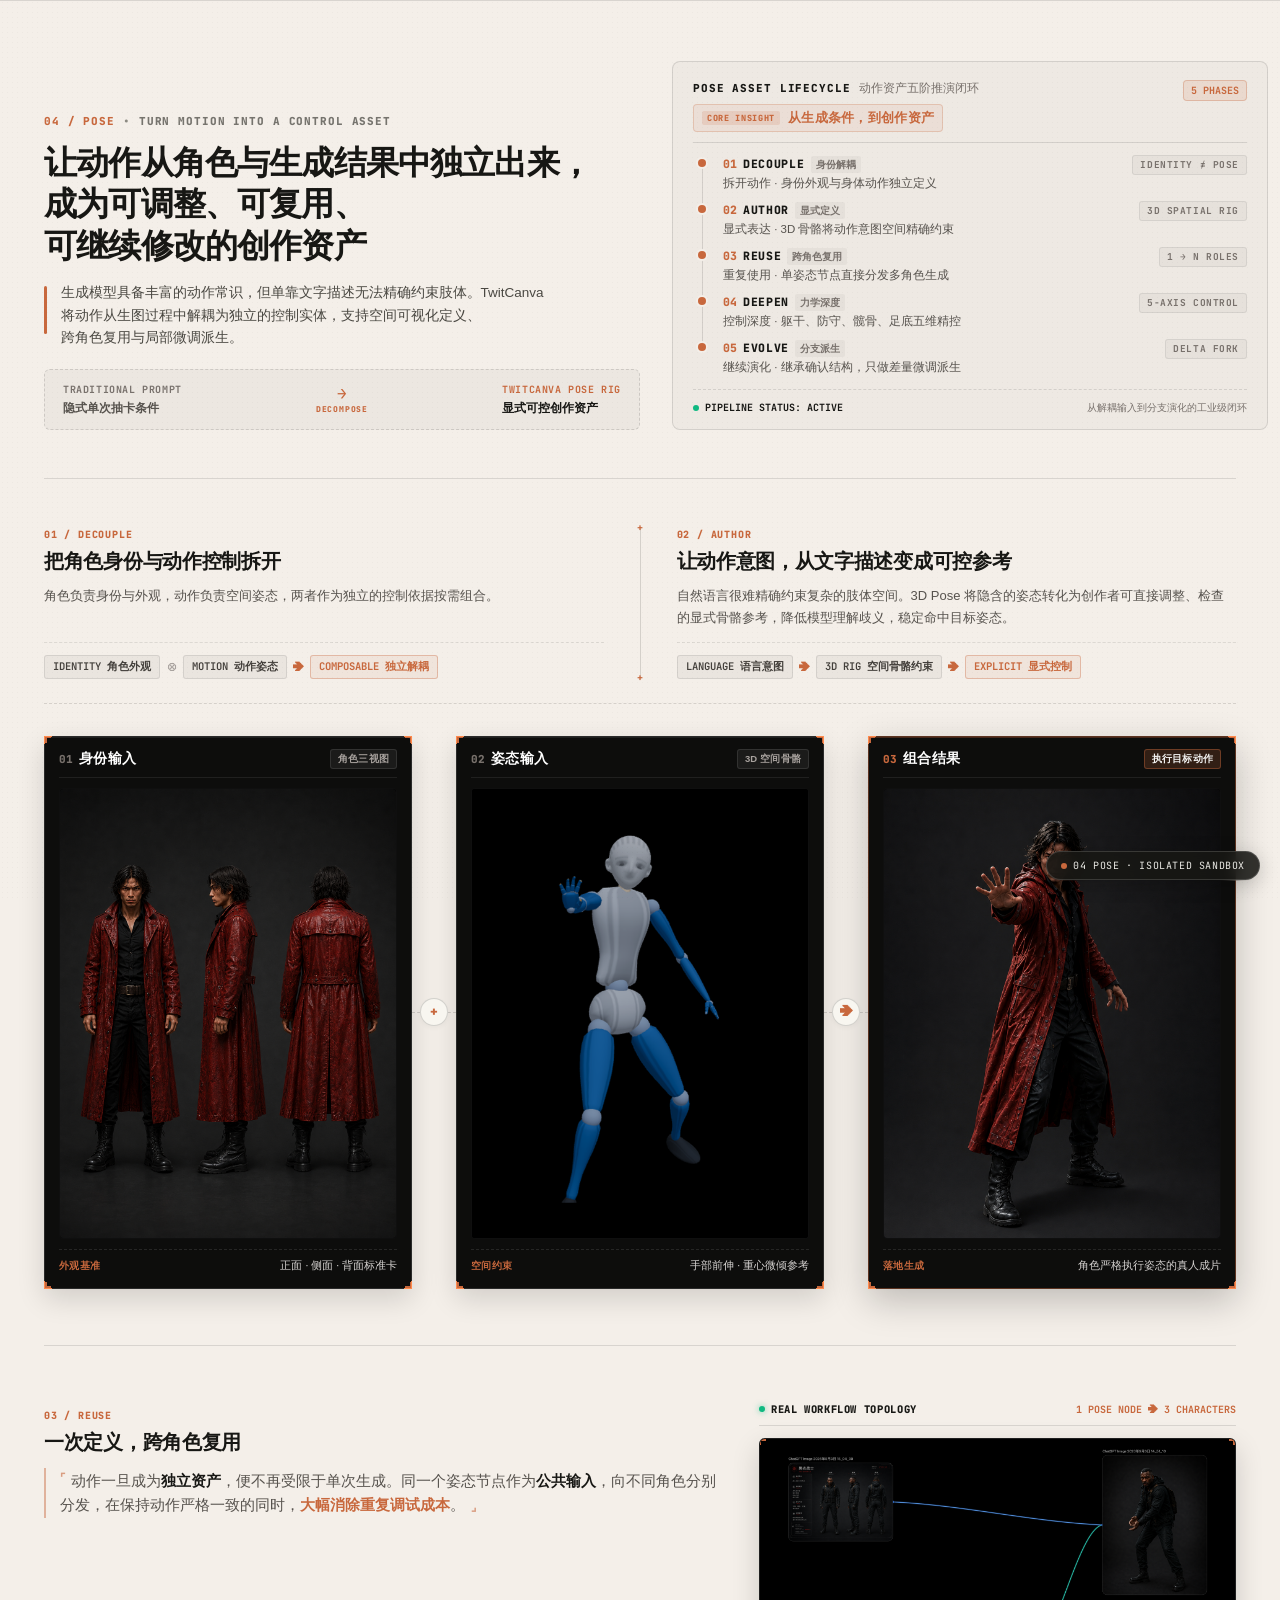
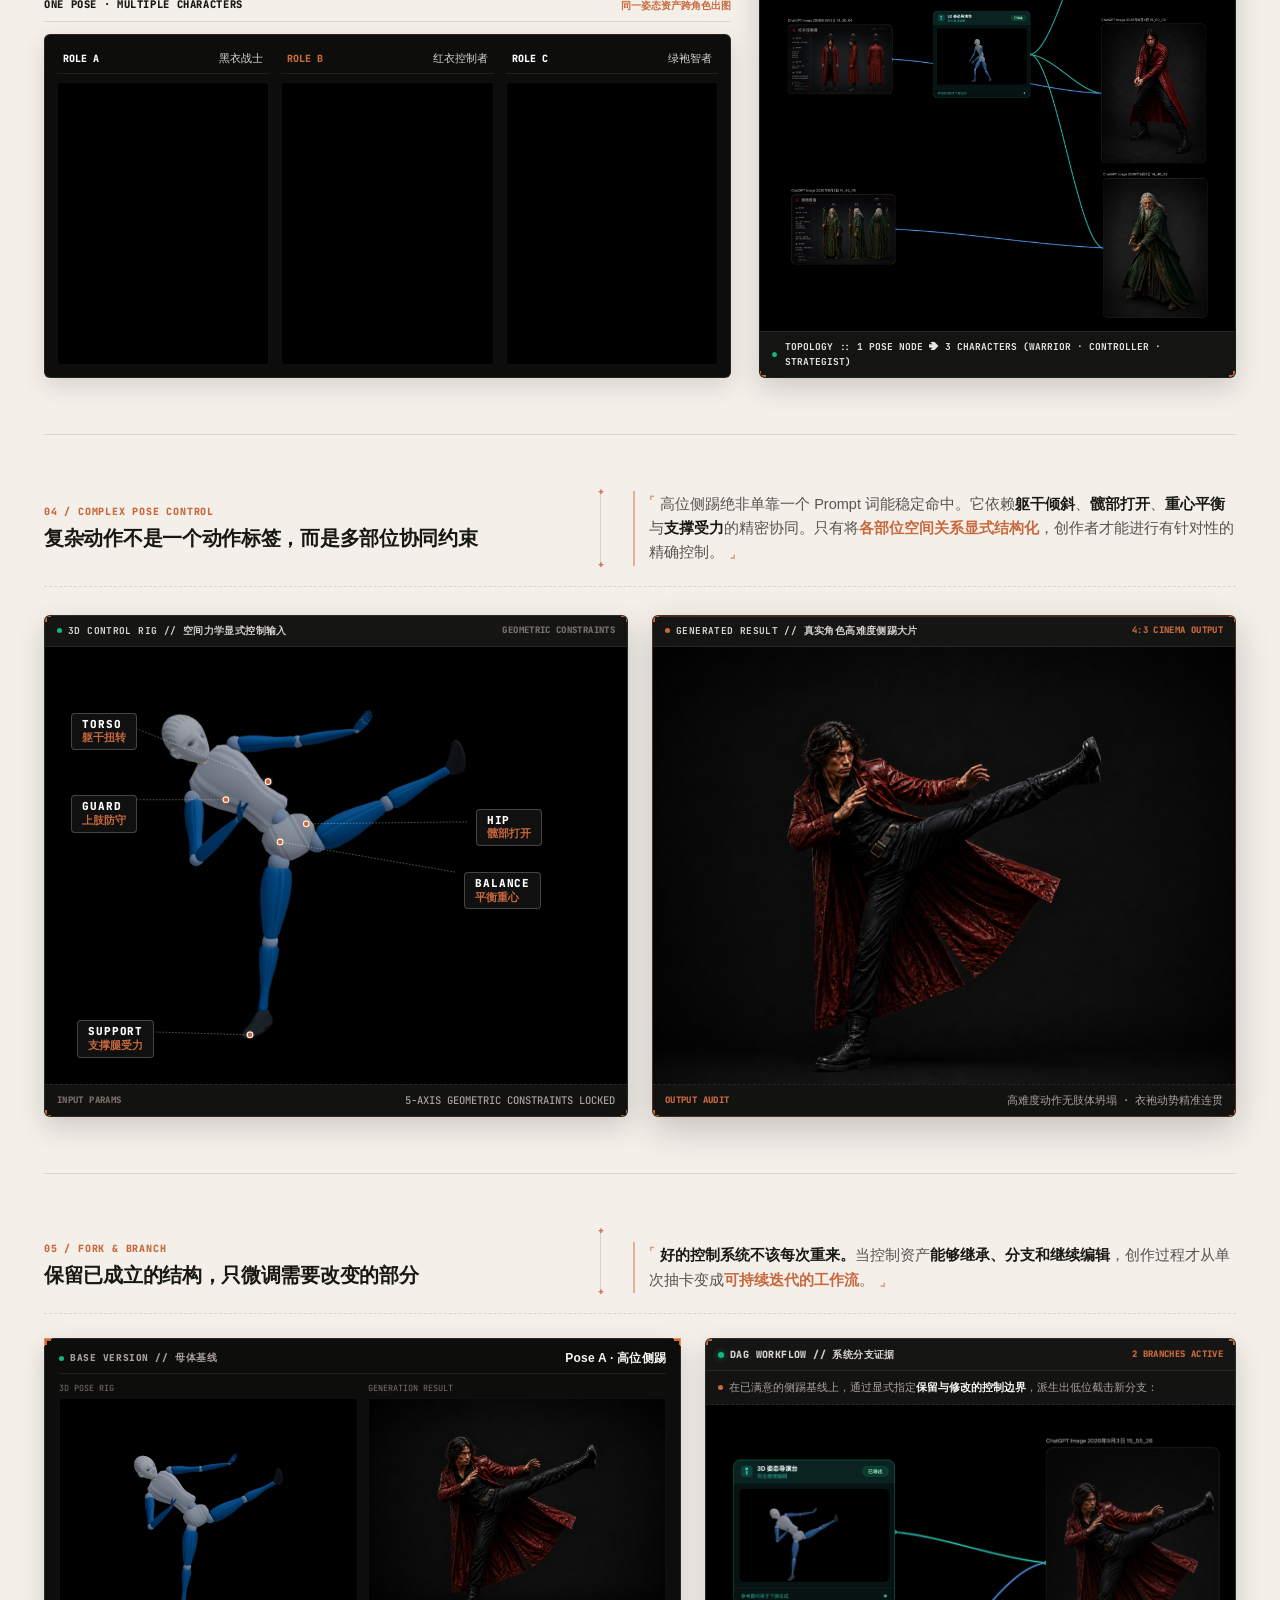
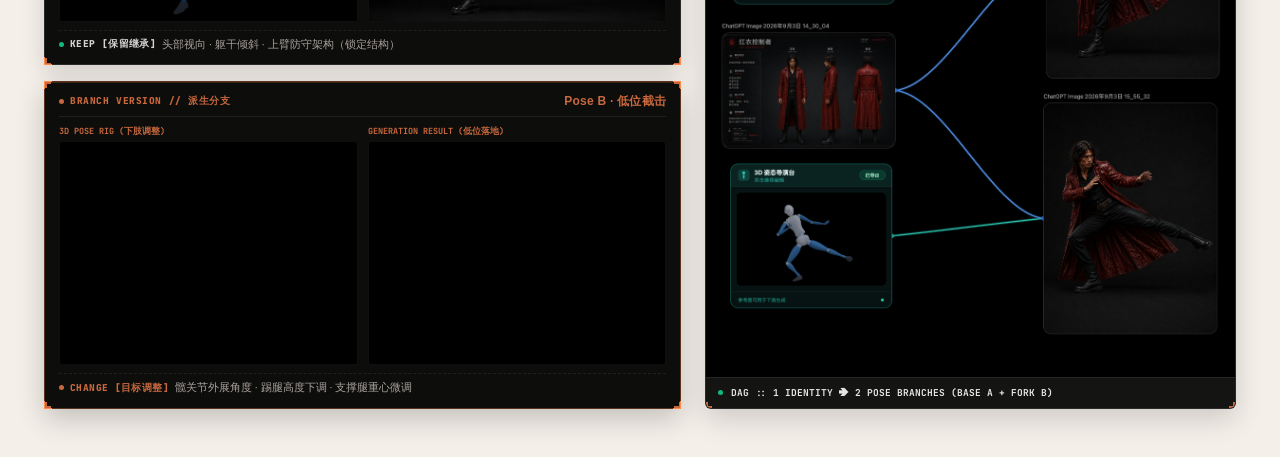
<file: preview-04.html>
<!DOCTYPE html>
<html lang="zh-CN">
<head>
  <meta charset="UTF-8">
  <meta name="viewport" content="width=device-width, initial-scale=1.0">
  <title>04 / POSE · Turn Motion into a Control Asset (Dedicated Sandbox)</title>
  <link rel="preconnect" href="https://fonts.googleapis.com">
  <link rel="preconnect" href="https://fonts.gstatic.com" crossorigin>
  <link href="https://fonts.googleapis.com/css2?family=Inter:wght@400;500;600;700;800;900&family=JetBrains+Mono:wght@400;500;600;700;800&family=Playfair+Display:ital,wght@0,600;0,700;0,800;1,700;1,800&display=swap" rel="stylesheet">
  <link rel="stylesheet" href="./styles.css">
  <link rel="stylesheet" href="./css/01-twitcanva-pose-r2.css?v=20260908_pose_final_v1">
  <style>
    body {
      margin: 0;
      padding: 0;
      background: #f4efe9;
      font-family: -apple-system, BlinkMacSystemFont, "Segoe UI", Roboto, "PingFang SC", sans-serif;
    }
    .sandbox-floating-badge {
      position: fixed;
      bottom: 20px;
      right: 20px;
      background: rgba(23, 23, 20, 0.88);
      backdrop-filter: blur(8px);
      -webkit-backdrop-filter: blur(8px);
      color: #eae9e4;
      padding: 6px 14px;
      border-radius: 999px;
      border: 1px solid rgba(255, 255, 255, 0.15);
      font-family: var(--font-mono, monospace);
      font-size: 10px;
      letter-spacing: 0.06em;
      z-index: 99999;
      pointer-events: none;
      box-shadow: 0 4px 20px rgba(0, 0, 0, 0.2);
    }
    .sandbox-floating-badge .dot {
      display: inline-block;
      width: 6px;
      height: 6px;
      border-radius: 50%;
      background: #c8683d;
      margin-right: 6px;
    }
  </style>
</head>
<body>

  <!-- Single Module Standalone Sandbox Badge -->
  <div class="sandbox-floating-badge">
    <span class="dot"></span>04 POSE · ISOLATED SANDBOX
  </div>

  <main>
    <!-- 04 / POSE — TURN MOTION INTO A CONTROL ASSET (TasteSkill Redesign R2 - 100% Frozen Copy) -->
    <section class="tc-pose-r2" id="twitcanva-pose-r1" aria-label="04 / POSE · Turn Motion into a Control Asset">
      <div class="tc-pose-r2__container">

        <!-- 1. 章节开篇 (Opening: 完整保留图一对比导轨与图二五阶推演仪表盘) -->
        <header class="tc-pose-r2__opening">
          <div class="tc-pose-r2__opening-grid">
            <div class="tc-pose-r2__opening-left">
              <div class="tc-pose-r2__kicker-row">
                <span class="tc-pose-r2__kicker-num">04 / POSE</span>
                <span class="tc-pose-r2__kicker-sep">•</span>
                <span class="tc-pose-r2__kicker-en">TURN MOTION INTO A CONTROL ASSET</span>
              </div>
              <h1 class="tc-pose-r2__hero-title">
                让动作从角色与生成结果中独立出来，<br>成为可调整、可复用、可继续修改的创作资产
              </h1>
              <div class="tc-pose-r2__desc-wrap">
                <span class="tc-pose-r2__desc-spine"></span>
                <p class="tc-pose-r2__hero-lead">
                  生成模型具备丰富的动作常识，但单靠文字描述无法精确约束肢体。TwitCanva 将动作从生图过程中解耦为独立的控制实体，支持空间可视化定义、跨角色复用与局部微调派生。
                </p>
              </div>

              <!-- 图一：TRADITIONAL PROMPT vs TWITCANVA POSE RIG 对比导轨 -->
              <div class="tc-pose-r1__transform-rail">
                <div class="tc-pose-r1__tr-node">
                  <span class="label">TRADITIONAL PROMPT</span>
                  <span class="desc">隐式单次抽卡条件</span>
                </div>
                <div class="tc-pose-r1__tr-arrow" aria-hidden="true">
                  <span class="line"></span>
                  <span class="arr">&rarr;</span>
                  <span class="tag">DECOMPOSE</span>
                </div>
                <div class="tc-pose-r1__tr-node tc-pose-r1__tr-node--hi">
                  <span class="label">TWITCANVA POSE RIG</span>
                  <span class="desc">显式可控创作资产</span>
                </div>
              </div>
            </div>

            <!-- 图二：POSE ASSET LIFECYCLE 动作资产五阶推演闭环仪表盘 -->
            <div class="tc-pose-r1__instrument-panel">
              <div class="tc-pose-r1__panel-header">
                <div class="tc-pose-r1__panel-title-wrap">
                  <div class="tc-pose-r1__panel-title">
                    <span class="mono">POSE ASSET LIFECYCLE</span>
                    <span class="cn">动作资产五阶推演闭环</span>
                  </div>
                  <div class="tc-pose-r1__panel-insight">
                    <span class="insight-kicker">CORE INSIGHT</span>
                    <span class="insight-text">从生成条件，到创作资产</span>
                  </div>
                </div>
                <span class="tc-pose-r1__panel-count">5 PHASES</span>
              </div>

              <!-- 5 Pipeline Steps with Visual Status & Capability Metas -->
              <div class="tc-pose-r1__pipeline-list">
                <!-- Step 01 -->
                <div class="tc-pose-r1__pipe-step">
                  <div class="tc-pose-r1__pipe-track">
                    <span class="dot"></span>
                    <span class="track-line"></span>
                  </div>
                  <div class="tc-pose-r1__pipe-body">
                    <div class="tc-pose-r1__pipe-top">
                      <span class="num">01</span>
                      <span class="en">DECOUPLE</span>
                      <span class="tag">身份解耦</span>
                    </div>
                    <div class="tc-pose-r1__pipe-desc">拆开动作 · 身份外观与身体动作独立定义</div>
                  </div>
                  <div class="tc-pose-r1__pipe-spec">IDENTITY &ne; POSE</div>
                </div>

                <!-- Step 02 -->
                <div class="tc-pose-r1__pipe-step">
                  <div class="tc-pose-r1__pipe-track">
                    <span class="dot"></span>
                    <span class="track-line"></span>
                  </div>
                  <div class="tc-pose-r1__pipe-body">
                    <div class="tc-pose-r1__pipe-top">
                      <span class="num">02</span>
                      <span class="en">AUTHOR</span>
                      <span class="tag">显式定义</span>
                    </div>
                    <div class="tc-pose-r1__pipe-desc">显式表达 · 3D 骨骼将动作意图空间精确约束</div>
                  </div>
                  <div class="tc-pose-r1__pipe-spec">3D SPATIAL RIG</div>
                </div>

                <!-- Step 03 -->
                <div class="tc-pose-r1__pipe-step">
                  <div class="tc-pose-r1__pipe-track">
                    <span class="dot"></span>
                    <span class="track-line"></span>
                  </div>
                  <div class="tc-pose-r1__pipe-body">
                    <div class="tc-pose-r1__pipe-top">
                      <span class="num">03</span>
                      <span class="en">REUSE</span>
                      <span class="tag">跨角色复用</span>
                    </div>
                    <div class="tc-pose-r1__pipe-desc">重复使用 · 单姿态节点直接分发多角色生成</div>
                  </div>
                  <div class="tc-pose-r1__pipe-spec">1 &rarr; N ROLES</div>
                </div>

                <!-- Step 04 -->
                <div class="tc-pose-r1__pipe-step">
                  <div class="tc-pose-r1__pipe-track">
                    <span class="dot"></span>
                    <span class="track-line"></span>
                  </div>
                  <div class="tc-pose-r1__pipe-body">
                    <div class="tc-pose-r1__pipe-top">
                      <span class="num">04</span>
                      <span class="en">DEEPEN</span>
                      <span class="tag">力学深度</span>
                    </div>
                    <div class="tc-pose-r1__pipe-desc">控制深度 · 躯干、防守、髋骨、足底五维精控</div>
                  </div>
                  <div class="tc-pose-r1__pipe-spec">5-AXIS CONTROL</div>
                </div>

                <!-- Step 05 -->
                <div class="tc-pose-r1__pipe-step">
                  <div class="tc-pose-r1__pipe-track">
                    <span class="dot"></span>
                  </div>
                  <div class="tc-pose-r1__pipe-body">
                    <div class="tc-pose-r1__pipe-top">
                      <span class="num">05</span>
                      <span class="en">EVOLVE</span>
                      <span class="tag">分支派生</span>
                    </div>
                    <div class="tc-pose-r1__pipe-desc">继续演化 · 继承确认结构，只做差量微调派生</div>
                  </div>
                  <div class="tc-pose-r1__pipe-spec">DELTA FORK</div>
                </div>
              </div>

              <!-- Bottom Footnote of Instrument Panel -->
              <div class="tc-pose-r1__panel-footer">
                <span class="foot-status"><span class="status-indicator"></span> PIPELINE STATUS: ACTIVE</span>
                <span class="foot-desc">从解耦输入到分支演化的工业级闭环</span>
              </div>
            </div>
          </div>
        </header>

        <!-- 2. 04.1 & 04.2 输入解耦与空间标定 (双列叙事 + 全宽卡牌方程式) -->
        <section class="tc-pose-r2__block tc-pose-r2__block--decouple" id="pose-block-decouple">
          
          <!-- 上方：双列平衡叙事 Header (左: 01 解耦 | 中: 1px 竖线 | 右: 02 标定) -->
          <div class="tc-pose-r2__dual-narrative-header">
            <!-- Left: 01 Decouple -->
            <div class="narrative-col narrative-col--decouple">
              <span class="tc-pose-r2__step-badge">01 / DECOUPLE</span>
              <h2 class="tc-pose-r2__block-title">把角色身份与动作控制拆开</h2>
              <p class="tc-pose-r2__block-sub">
                角色负责身份与外观，动作负责空间姿态，两者作为独立的控制依据按需组合。
              </p>
              <div class="tc-pose-r2__flow-track">
                <span class="track-node">IDENTITY 角色外观</span>
                <span class="track-sep">⨂</span>
                <span class="track-node">MOTION 动作姿态</span>
                <span class="track-arr">➔</span>
                <span class="track-node track-node--active">COMPOSABLE 独立解耦</span>
              </div>
            </div>

            <!-- Vertical Hairline Divider with CAD Ticks -->
            <div class="narrative-divider" aria-hidden="true"></div>

            <!-- Right: 02 Author -->
            <div class="narrative-col narrative-col--author">
              <span class="tc-pose-r2__step-badge">02 / AUTHOR</span>
              <h2 class="tc-pose-r2__block-title">让动作意图，从文字描述变成可控参考</h2>
              <p class="tc-pose-r2__block-sub">
                自然语言很难精确约束复杂的肢体空间。3D Pose 将隐含的姿态转化为创作者可直接调整、检查的显式骨骼参考，降低模型理解歧义，稳定命中目标姿态。
              </p>
              <div class="tc-pose-r2__flow-track">
                <span class="track-node">LANGUAGE 语言意图</span>
                <span class="track-arr">➔</span>
                <span class="track-node">3D RIG 空间骨骼约束</span>
                <span class="track-arr">➔</span>
                <span class="track-node track-node--active">EXPLICIT 显式控制</span>
              </div>
            </div>
          </div>

          <!-- 下方：全宽纯净工程卡牌方程式展台 (严格水平基线平齐 · 1fr : 1fr : 1fr · 零白边) -->
          <div class="tc-pose-r2__equation-stage">
            
            <!-- Card 1: Identity Card -->
            <div class="tc-pose-r2__dossier-card">
              <div class="cad-corner corner--tl" aria-hidden="true"></div>
              <div class="cad-corner corner--tr" aria-hidden="true"></div>
              <div class="cad-corner corner--bl" aria-hidden="true"></div>
              <div class="cad-corner corner--br" aria-hidden="true"></div>

              <div class="dossier-header">
                <div class="dossier-title-wrap">
                  <span class="dossier-idx">01</span>
                  <span class="dossier-title">身份输入</span>
                </div>
                <span class="dossier-meta">角色三视图</span>
              </div>

              <div class="dossier-media">
                <img src="assets/images/twitcanva/pose/pose-01-card1-1080x1448.png" alt="红衣控制者三面三视图身份资产" loading="eager" decoding="async">
              </div>

              <div class="dossier-footer">
                <span class="footer-label">外观基准</span>
                <span class="footer-val">正面 · 侧面 · 背面标准卡</span>
              </div>
            </div>

            <!-- Operator Plus -->
            <div class="tc-pose-r2__connector" aria-hidden="true">
              <span class="connector-symbol">+</span>
            </div>

            <!-- Card 2: Pose Mannequin Card -->
            <div class="tc-pose-r2__dossier-card">
              <div class="cad-corner corner--tl" aria-hidden="true"></div>
              <div class="cad-corner corner--tr" aria-hidden="true"></div>
              <div class="cad-corner corner--bl" aria-hidden="true"></div>
              <div class="cad-corner corner--br" aria-hidden="true"></div>

              <div class="dossier-header">
                <div class="dossier-title-wrap">
                  <span class="dossier-idx">02</span>
                  <span class="dossier-title">姿态输入</span>
                </div>
                <span class="dossier-meta">3D 空间骨骼</span>
              </div>

              <div class="dossier-media">
                <img src="assets/images/twitcanva/pose/pose-01-card2-1080x1448.png" alt="右手前伸控制姿态 3D Pose 人偶" loading="eager" decoding="async">
              </div>

              <div class="dossier-footer">
                <span class="footer-label">空间约束</span>
                <span class="footer-val">手部前伸 · 重心微倾参考</span>
              </div>
            </div>

            <!-- Operator Arrow -->
            <div class="tc-pose-r2__connector" aria-hidden="true">
              <span class="connector-symbol">➔</span>
            </div>

            <!-- Card 3: Composed Action Card (严格等高对齐 · 橙色重点锚定) -->
            <div class="tc-pose-r2__dossier-card tc-pose-r2__dossier-card--result">
              <div class="cad-corner corner--tl" aria-hidden="true"></div>
              <div class="cad-corner corner--tr" aria-hidden="true"></div>
              <div class="cad-corner corner--bl" aria-hidden="true"></div>
              <div class="cad-corner corner--br" aria-hidden="true"></div>

              <div class="dossier-header">
                <div class="dossier-title-wrap">
                  <span class="dossier-idx dossier-idx--orange">03</span>
                  <span class="dossier-title">组合结果</span>
                </div>
                <span class="dossier-meta dossier-meta--orange">执行目标动作</span>
              </div>

              <div class="dossier-media">
                <img src="assets/images/twitcanva/pose/pose-01-card3-1080x1448.png" alt="红衣控制者执行控制姿势的真人落地大片" loading="eager" decoding="async">
              </div>

              <div class="dossier-footer">
                <span class="footer-label">落地生成</span>
                <span class="footer-val">角色严格执行姿态的真人成片</span>
              </div>
            </div>

          </div>
        </section>

        <!-- 4. 04.3 跨角色复用 (Reuse · 左侧三角色放大 59% : 右侧紧致拓扑 41%) -->
        <section class="tc-pose-r2__block tc-pose-r2__block--reuse" id="pose-block-reuse">
          <div class="tc-pose-r2__reuse-asymmetric-stage">
            
            <!-- Left Column (59%): 叙事判断 + 放大版三角色落地成片 -->
            <div class="tc-pose-r2__reuse-narrative-col">
              
              <!-- 顶部叙事区 (大标 + 阐述 · 纯净无多余小标签) -->
              <div class="reuse-narrative-header">
                <span class="tc-pose-r2__step-badge">03 / REUSE</span>
                <h2 class="tc-pose-r2__block-title">一次定义，跨角色复用</h2>
                <p class="tc-pose-r2__blueprint-note">
                  <span class="cad-bracket bracket--tl" aria-hidden="true">⌜</span>动作一旦成为<strong class="note-hl">独立资产</strong>，便不再受限于单次生成。同一个姿态节点作为<strong class="note-hl">公共输入</strong>，向不同角色分别分发，在保持动作严格一致的同时，<strong class="note-hl note-hl--orange">大幅消除重复调试成本</strong>。<span class="cad-bracket bracket--br" aria-hidden="true">⌟</span>
                </p>
              </div>

              <!-- 角色落地三联画 (瑞士黑曜石工程卡牌 · 获得更多横向空间充分放大) -->
              <div class="tc-pose-r2__roles-panel">
                <div class="tc-pose-r2__col-header">
                  <span class="col-title">ONE POSE · MULTIPLE CHARACTERS</span>
                  <span class="col-sub">同一姿态资产跨角色出图</span>
                </div>

                <div class="tc-pose-r2__roles-triptych">
                  <!-- Role A -->
                  <div class="role-cell">
                    <div class="role-header">
                      <span class="role-id">ROLE A</span>
                      <span class="role-name">黑衣战士</span>
                    </div>
                    <div class="role-img-wrap">
                      <img src="assets/images/twitcanva/pose/pose-03-result-black.png" alt="黑衣战士复用同姿势生成结果" loading="eager" decoding="async">
                    </div>
                  </div>

                  <!-- Role B -->
                  <div class="role-cell">
                    <div class="role-header">
                      <span class="role-id role-id--orange">ROLE B</span>
                      <span class="role-name">红衣控制者</span>
                    </div>
                    <div class="role-img-wrap">
                      <img src="assets/images/twitcanva/pose/pose-03-result-red.png" alt="红衣控制者复用同姿势生成结果" loading="eager" decoding="async">
                    </div>
                  </div>

                  <!-- Role C -->
                  <div class="role-cell">
                    <div class="role-header">
                      <span class="role-id">ROLE C</span>
                      <span class="role-name">绿袍智者</span>
                    </div>
                    <div class="role-img-wrap">
                      <img src="assets/images/twitcanva/pose/pose-03-result-green.png" alt="绿袍智者复用同姿势生成结果" loading="eager" decoding="async">
                    </div>
                  </div>
                </div>
              </div>

            </div>

            <!-- Right Column (41%): 紧致贴合的真实工作流拓扑证据 (省去左右多余黑框) -->
            <div class="tc-pose-r2__graph-col-master">
              
              <!-- 控制台顶部标头 -->
              <div class="tc-pose-r2__col-header console-col-header">
                <div class="header-status-wrap">
                  <span class="pulse-dot"></span>
                  <span class="col-title">REAL WORKFLOW TOPOLOGY</span>
                </div>
                <span class="col-badge">1 POSE NODE ➔ 3 CHARACTERS</span>
              </div>

              <!-- 拓扑大屏主机架 (紧密贴合素材 · 零多余侧黑边 · 4角 CAD 橙色十字标) -->
              <div class="tc-pose-r2__master-graph-console">
                <div class="cad-corner corner--tl" aria-hidden="true"></div>
                <div class="cad-corner corner--tr" aria-hidden="true"></div>
                <div class="cad-corner corner--bl" aria-hidden="true"></div>
                <div class="cad-corner corner--br" aria-hidden="true"></div>

                <div class="console-media-stage">
                  <img src="assets/images/twitcanva/pose/pose-03-workflow-reuse.png" alt="三角色共享单姿态节点的真实工作流拓扑证据" loading="eager" decoding="async">
                </div>

                <!-- 底部遥测条 (保留权威锁定文案) -->
                <div class="graph-telemetry-tag">
                  <span class="dot"></span>
                  <span>TOPOLOGY :: 1 POSE NODE ➔ 3 CHARACTERS (WARRIOR · CONTROLLER · STRATEGIST)</span>
                </div>
              </div>

            </div>

          </div>
        </section>

        <!-- 5. 04.4 复杂动作控制 (去大黑底 · 温润底纸工程测绘架构 · 双舱独立展台) -->
        <section class="tc-pose-r2__block tc-pose-r2__block--complex" id="pose-block-complex">
          
          <!-- 出版级双列 Header (左: 大标 | 右: 力学说明与测绘手记) -->
          <div class="tc-pose-r2__complex-header">
            <div class="complex-header-left">
              <span class="tc-pose-r2__step-badge">04 / COMPLEX POSE CONTROL</span>
              <h2 class="tc-pose-r2__block-title">复杂动作不是一个动作标签，而是多部位协同约束</h2>
            </div>
            
            <div class="complex-header-divider" aria-hidden="true"></div>

            <div class="complex-header-right">
              <p class="tc-pose-r2__blueprint-note">
                <span class="cad-bracket bracket--tl" aria-hidden="true">⌜</span>高位侧踢绝非单靠一个 Prompt 词能稳定命中。它依赖<strong class="note-hl">躯干倾斜</strong>、<strong class="note-hl">髋部打开</strong>、<strong class="note-hl">重心平衡</strong>与<strong class="note-hl">支撑受力</strong>的精密协同。只有将<strong class="note-hl note-hl--orange">各部位空间关系显式结构化</strong>，创作者才能进行有针对性的精确控制。<span class="cad-bracket bracket--br" aria-hidden="true">⌟</span>
              </p>
            </div>
          </div>

          <!-- 双舱独立展台 (左: 3D 姿态 5 轴测绘引线输入 | 右: 4:3 电影级落地成片) -->
          <div class="tc-pose-r2__complex-dual-stage">
            
            <!-- Left Pane: 3D Control Rig with 5 Kinematic Callouts -->
            <div class="tc-pose-r2__complex-bay tc-pose-r2__complex-bay--rig">
              <div class="cad-corner corner--tl" aria-hidden="true"></div>
              <div class="cad-corner corner--tr" aria-hidden="true"></div>
              <div class="cad-corner corner--bl" aria-hidden="true"></div>
              <div class="cad-corner corner--br" aria-hidden="true"></div>

              <div class="bay-topbar">
                <div class="bay-title-wrap">
                  <span class="bay-dot"></span>
                  <span class="bay-title">3D CONTROL RIG // 空间力学显式控制输入</span>
                </div>
                <span class="bay-badge">GEOMETRIC CONSTRAINTS</span>
              </div>

              <div class="bay-media-wrap bay-media-wrap--rig">
                <img src="assets/images/twitcanva/pose/pose-04-complex-pose-a.png" alt="高位侧踢复杂身体力学结构 3D Pose" loading="eager" decoding="async">
                
                <!-- Precision Vector SVG Overlay: viewBox 1448x1086 exactly matches 4:3 image -->
                <svg class="tc-pose-r2__pins-svg" viewBox="0 0 1448 1086" preserveAspectRatio="none" aria-hidden="true">
                  <defs>
                    <filter id="pin-orange-glow" x="-50%" y="-50%" width="200%" height="200%">
                      <feDropShadow dx="0" dy="0" stdDeviation="3" flood-color="#c8683d" flood-opacity="0.95"/>
                    </filter>
                  </defs>

                  <!-- 1. TORSO: leader line to right chest fluting (555, 335) -->
                  <line x1="220" y1="200" x2="555" y2="335" stroke="rgba(255,255,255,0.45)" stroke-width="1.8" stroke-dasharray="4 4"/>
                  <circle cx="555" cy="335" r="7" fill="#c8683d" stroke="#ffffff" stroke-width="2.5" filter="url(#pin-orange-glow)"/>

                  <!-- 2. GUARD: leader line to front wrist guard (450, 380) -->
                  <line x1="180" y1="380" x2="450" y2="380" stroke="rgba(255,255,255,0.45)" stroke-width="1.8" stroke-dasharray="4 4"/>
                  <circle cx="450" cy="380" r="7" fill="#c8683d" stroke="#ffffff" stroke-width="2.5" filter="url(#pin-orange-glow)"/>

                  <!-- 3. HIP: leader line to kicking hip ball joint (650, 440) -->
                  <line x1="1050" y1="435" x2="650" y2="440" stroke="rgba(255,255,255,0.45)" stroke-width="1.8" stroke-dasharray="4 4"/>
                  <circle cx="650" cy="440" r="7" fill="#c8683d" stroke="#ffffff" stroke-width="2.5" filter="url(#pin-orange-glow)"/>

                  <!-- 4. BALANCE: leader line to center of pelvic facet (585, 485) -->
                  <line x1="1020" y1="560" x2="585" y2="485" stroke="rgba(255,255,255,0.45)" stroke-width="1.8" stroke-dasharray="4 4"/>
                  <circle cx="585" cy="485" r="7" fill="#c8683d" stroke="#ffffff" stroke-width="2.5" filter="url(#pin-orange-glow)"/>

                  <!-- 5. SUPPORT: leader line to standing foot ground contact (510, 965) -->
                  <line x1="180" y1="955" x2="510" y2="965" stroke="rgba(255,255,255,0.45)" stroke-width="1.8" stroke-dasharray="4 4"/>
                  <circle cx="510" cy="965" r="7" fill="#c8683d" stroke="#ffffff" stroke-width="2.5" filter="url(#pin-orange-glow)"/>
                </svg>

                <!-- Precision HTML Callouts (Calibrated to 1448x1086 space) -->
                <div class="tc-pose-r2__callout tc-pose-r2__callout--torso">
                  <div class="en">TORSO</div>
                  <div class="cn">躯干扭转</div>
                </div>

                <div class="tc-pose-r2__callout tc-pose-r2__callout--guard">
                  <div class="en">GUARD</div>
                  <div class="cn">上肢防守</div>
                </div>

                <div class="tc-pose-r2__callout tc-pose-r2__callout--hip">
                  <div class="en">HIP</div>
                  <div class="cn">髋部打开</div>
                </div>

                <div class="tc-pose-r2__callout tc-pose-r2__callout--balance">
                  <div class="en">BALANCE</div>
                  <div class="cn">平衡重心</div>
                </div>

                <div class="tc-pose-r2__callout tc-pose-r2__callout--support">
                  <div class="en">SUPPORT</div>
                  <div class="cn">支撑腿受力</div>
                </div>
              </div>

              <div class="bay-footer">
                <span class="footer-tag">INPUT PARAMS</span>
                <span class="footer-desc">5-AXIS GEOMETRIC CONSTRAINTS LOCKED</span>
              </div>
            </div>

            <!-- Right Pane: Real Cinema Kick Result -->
            <div class="tc-pose-r2__complex-bay tc-pose-r2__complex-bay--result">
              <div class="cad-corner corner--tl" aria-hidden="true"></div>
              <div class="cad-corner corner--tr" aria-hidden="true"></div>
              <div class="cad-corner corner--bl" aria-hidden="true"></div>
              <div class="cad-corner corner--br" aria-hidden="true"></div>

              <div class="bay-topbar">
                <div class="bay-title-wrap">
                  <span class="bay-dot bay-dot--orange"></span>
                  <span class="bay-title">GENERATED RESULT // 真实角色高难度侧踢大片</span>
                </div>
                <span class="bay-badge bay-badge--orange">4:3 CINEMA OUTPUT</span>
              </div>

              <div class="bay-media-wrap">
                <img src="assets/images/twitcanva/pose/pose-04-result-a.png" alt="红衣控制者执行高位侧踢真人生成大片" loading="eager" decoding="async">
              </div>

              <div class="bay-footer">
                <span class="footer-tag footer-tag--orange">OUTPUT AUDIT</span>
                <span class="footer-desc">高难度动作无肢体坍塌 · 衣袍动势精准连贯</span>
              </div>
            </div>

          </div>
        </section>

        <!-- 6. 04.5 局部修改与分支派生 (左: DAG WORKFLOW | 右上: Pose A | 右下: Pose B) -->
        <section class="tc-pose-r2__block tc-pose-r2__block--fork" id="pose-block-fork">
          
          <!-- 出版级双列 Header (左: 大标 | 右: 测绘手记说明) -->
          <div class="tc-pose-r2__fork-header">
            <div class="fork-header-left">
              <span class="tc-pose-r2__step-badge">05 / FORK &amp; BRANCH</span>
              <h2 class="tc-pose-r2__block-title">保留已成立的结构，只微调需要改变的部分</h2>
            </div>

            <div class="fork-header-divider" aria-hidden="true"></div>

            <div class="fork-header-right">
              <p class="tc-pose-r2__blueprint-note">
                <span class="cad-bracket bracket--tl" aria-hidden="true">⌜</span><strong class="note-hl">好的控制系统不该每次重来。</strong>当控制资产<strong class="note-hl">能够继承、分支和继续编辑</strong>，创作过程才从单次抽卡变成<strong class="note-hl note-hl--orange">可持续迭代的工作流</strong>。<span class="cad-bracket bracket--br" aria-hidden="true">⌟</span>
              </p>
            </div>
          </div>

          <!-- 主舞台：左 DAG 工作流 ➔ 右侧上下对应 (右上: Pose A · 高位 | 右下: Pose B · 低位) -->
          <div class="tc-pose-r2__fork-orchestration-stage">
            
            <!-- Left Column (54%): 上下双层演进甲板 (左上: 母体 A · 高位 | 左下: 派生 B · 低位) -->
            <div class="tc-pose-r2__version-decks">
              
              <!-- Upper Deck: Pose A · 高位侧踢 (母体基线) -->
              <div class="tc-pose-r2__deck tc-pose-r2__deck--base">
                <div class="cad-corner corner--tl" aria-hidden="true"></div>
                <div class="cad-corner corner--tr" aria-hidden="true"></div>
                <div class="cad-corner corner--bl" aria-hidden="true"></div>
                <div class="cad-corner corner--br" aria-hidden="true"></div>

                <div class="deck-header">
                  <div class="deck-title-wrap">
                    <span class="deck-dot"></span>
                    <span class="deck-title">BASE VERSION // 母体基线</span>
                  </div>
                  <span class="deck-name">Pose A · 高位侧踢</span>
                </div>

                <div class="deck-media-pair">
                  <div class="deck-cell">
                    <span class="cell-tag">3D POSE RIG</span>
                    <div class="cell-img-wrap cell-img-wrap--pose-a">
                      <img src="assets/images/twitcanva/pose/pose-05-pose-a.png" alt="Pose A 高位侧踢基础姿态" loading="eager" decoding="async">
                    </div>
                  </div>
                  <div class="deck-cell">
                    <span class="cell-tag">GENERATION RESULT</span>
                    <div class="cell-img-wrap">
                      <img src="assets/images/twitcanva/pose/pose-05-result-a.png" alt="Result A 高位侧踢生成结果" loading="eager" decoding="async">
                    </div>
                  </div>
                </div>

                <div class="deck-contract-footer">
                  <span class="contract-dot contract-dot--green"></span>
                  <span class="contract-label">KEEP [保留继承]</span>
                  <span class="contract-val">头部视向 · 躯干倾斜 · 上臂防守架构（锁定结构）</span>
                </div>
              </div>

              <!-- Lower Deck: Pose B · 低位截击 (派生分支) -->
              <div class="tc-pose-r2__deck tc-pose-r2__deck--branch">
                <div class="cad-corner corner--tl" aria-hidden="true"></div>
                <div class="cad-corner corner--tr" aria-hidden="true"></div>
                <div class="cad-corner corner--bl" aria-hidden="true"></div>
                <div class="cad-corner corner--br" aria-hidden="true"></div>

                <div class="deck-header">
                  <div class="deck-title-wrap">
                    <span class="deck-dot deck-dot--orange"></span>
                    <span class="deck-title deck-title--orange">BRANCH VERSION // 派生分支</span>
                  </div>
                  <span class="deck-name deck-name--orange">Pose B · 低位截击</span>
                </div>

                <div class="deck-media-pair">
                  <div class="deck-cell">
                    <span class="cell-tag cell-tag--orange">3D POSE RIG (下肢调整)</span>
                    <div class="cell-img-wrap">
                      <img src="assets/images/twitcanva/pose/pose-05-pose-b.png" alt="Pose B 低位截击动作分支" loading="eager" decoding="async">
                    </div>
                  </div>
                  <div class="deck-cell">
                    <span class="cell-tag cell-tag--orange">GENERATION RESULT (低位落地)</span>
                    <div class="cell-img-wrap">
                      <img src="assets/images/twitcanva/pose/pose-05-result-b.png" alt="Result B 低位截击生成结果" loading="eager" decoding="async">
                    </div>
                  </div>
                </div>

                <div class="deck-contract-footer">
                  <span class="contract-dot contract-dot--orange"></span>
                  <span class="contract-label contract-label--orange">CHANGE [目标调整]</span>
                  <span class="contract-val">髋关节外展角度 · 踢腿高度下调 · 支撑腿重心微调</span>
                </div>
              </div>

            </div>

            <!-- Right Column (46%): DAG WORKFLOW 真实分支节点图 -->
            <div class="tc-pose-r2__dag-console">
              <div class="cad-corner corner--tl" aria-hidden="true"></div>
              <div class="cad-corner corner--tr" aria-hidden="true"></div>
              <div class="cad-corner corner--bl" aria-hidden="true"></div>
              <div class="cad-corner corner--br" aria-hidden="true"></div>

              <div class="dag-console-topbar">
                <div class="topbar-status">
                  <span class="live-dot"></span>
                  <span class="topbar-title">DAG WORKFLOW // 系统分支证据</span>
                </div>
                <span class="topbar-badge">2 BRANCHES ACTIVE</span>
              </div>

              <!-- 控制台内置操作导引条 (在画布范围内精确呈现分支逻辑) -->
              <div class="dag-console-intro">
                <span class="intro-dot"></span>
                <p class="intro-text">
                  在已满意的侧踢基线上，通过显式指定<strong class="intro-hl">保留与修改的控制边界</strong>，派生出低位截击新分支：
                </p>
              </div>

              <div class="dag-media-wrap">
                <img src="assets/images/twitcanva/pose/pose-05-workflow-fork.png" alt="Pose 分支与生成结果的真实节点工作流" loading="eager" decoding="async">
              </div>

              <div class="dag-telemetry-tag">
                <span class="dot"></span>
                <span>DAG :: 1 IDENTITY ➔ 2 POSE BRANCHES (BASE A + FORK B)</span>
              </div>
            </div>

          </div>
        </section>

      </div><!-- /.tc-pose-r2__container -->
    </section>
  </main>

</body>
</html>
</file>
<file: styles.css>
/* ==========================================================================
   AI PRODUCT PORTFOLIO — MODULAR MASTER STYLESHEET
   Architecture: Physically Isolated Sub-modules
   ========================================================================== */

@import "./css/00-global.css";
@import "./css/01-twitcanva.css";
@import "./css/01-twitcanva-h1-r1.css";
@import "./css/01-twitcanva-problem-r1.css";
@import "./css/01-twitcanva-control-plan-r1.css";
@import "./css/01-twitcanva-01-02-r2.css";
@import "./css/01-twitcanva-crowd-r2.css";
@import "./css/01-twitcanva-pose-r1.css";
@import "./css/01-twitcanva-system-r1.css?v=20260908_swiss_master";
@import "./css/01-twitcanva-thesis-r1.css";
@import "./css/02-hermes.css";
@import "./css/03-ui-skill-lab.css";
@import "./css/04-guangfan.css";
@import "./css/05-footer.css";
@import "./css/00-master-refinements.css";
</file>
<file: css/00-global-hero-r2.css>
/* ==========================================================================
   >>> [MODULE 00: GLOBAL BASE, HERO & DESIGN TOKENS - R2 SANDBOX] <<<
   PURE EDITORIAL PRODUCT DOSSIER CARDS (ZERO IMAGES · ZERO BLACK BOXES)
   ========================================================================== */

/* --------------------------------------------------------------------------
   01. HERO STAGE GRID & TITLE
   -------------------------------------------------------------------------- */
.hero-copy h1 {
  font-size: clamp(2.15rem, 3.1vw, 3.25rem) !important;
  font-weight: 800 !important;
  line-height: 1.18 !important;
  letter-spacing: -0.035em !important;
  word-break: normal !important;
  overflow-wrap: normal !important;
  margin-bottom: 1.25rem !important;
}

.hero-copy .hero-sub {
  font-size: clamp(0.95rem, 1.1vw, 1.05rem) !important;
  line-height: 1.6 !important;
  color: #55524c !important;
  margin-bottom: 1.8rem !important;
}

/* --------------------------------------------------------------------------
   02. HERO CARD ARCHITECTURE (ORIGINAL SCATTER POSITIONS PRESERVED 100%)
   -------------------------------------------------------------------------- */
.hero-visuals {
  position: relative !important;
  height: min(720px, 76dvh) !important;
  min-height: 560px !important;
  perspective: 1200px !important;
}

.hero-card {
  --scroll-y: 0px;
  --tilt: 0deg;
  position: absolute !important;
  width: clamp(290px, 28vw, 420px) !important;
  min-height: 255px !important;
  aspect-ratio: auto !important;
  border-radius: 20px !important;
  padding: 1.15rem 1.25rem 1.05rem !important;
  box-shadow: 0 16px 36px rgba(23, 23, 20, 0.1),
              inset 0 1px 0 rgba(255, 255, 255, 0.7) !important;
  border: 1px solid rgba(23, 23, 20, 0.13) !important;
  display: flex !important;
  flex-direction: column !important;
  justify-content: space-between !important;
  gap: 12px !important;
  overflow: hidden !important;
  text-decoration: none !important;
  color: inherit !important;
  cursor: pointer !important;
  transition: box-shadow 260ms cubic-bezier(0.16, 1, 0.3, 1),
              border-color 260ms ease,
              transform 260ms cubic-bezier(0.16, 1, 0.3, 1) !important;
  user-select: none !important;
  -webkit-user-select: none !important;
}

.hero-card:hover {
  box-shadow: 0 28px 64px rgba(23, 23, 20, 0.22),
              0 0 0 1.5px rgba(200, 104, 61, 0.5) !important;
  border-color: rgba(200, 104, 61, 0.5) !important;
  z-index: 20 !important;
}

/* Original Card Stacking Offsets */
.hero-card--twit {
  top: 4% !important;
  left: 9% !important;
  z-index: 4 !important;
  background: #fbf8f2 !important;
  border-color: rgba(23, 23, 20, 0.14) !important;
  color: #171714 !important;
}

.hero-card--hermes {
  top: 30% !important;
  right: 1% !important;
  z-index: 3 !important;
  background: #141412 !important;
  border-color: rgba(255, 255, 255, 0.14) !important;
  color: #f7f2eb !important;
}

.hero-card--ui {
  top: 54% !important;
  left: 1% !important;
  z-index: 5 !important;
  background: #eee8de !important;
  border-color: rgba(23, 23, 20, 0.14) !important;
  color: #171714 !important;
}

.hero-card--guangfan {
  top: 71% !important;
  right: 10% !important;
  z-index: 2 !important;
  background: #d8cdbf !important;
  border-color: rgba(23, 23, 20, 0.16) !important;
  color: #171714 !important;
}

/* --------------------------------------------------------------------------
   03. CARD INTERNAL PURE EDITORIAL TYPOGRAPHY (ZERO OVERLAP · BREATHING ROOM)
   -------------------------------------------------------------------------- */
.plate-meta {
  display: flex !important;
  justify-content: space-between !important;
  align-items: center !important;
  margin: 0 !important;
  padding: 0 !important;
}

.plate-code {
  font-family: var(--font-mono, monospace) !important;
  font-size: 0.68rem !important;
  font-weight: 750 !important;
  letter-spacing: 0.14em !important;
  opacity: 0.72 !important;
}

.hero-card--hermes .plate-code {
  color: var(--accent-orange, #c8683d) !important;
  opacity: 1 !important;
}

.plate-explore {
  font-family: var(--font-mono, monospace) !important;
  font-size: 0.62rem !important;
  font-weight: 750 !important;
  letter-spacing: 0.08em !important;
  color: var(--accent-orange, #c8683d) !important;
  opacity: 0.8 !important;
  transition: transform 180ms ease, opacity 180ms ease !important;
}

.hero-card:hover .plate-explore {
  opacity: 1 !important;
  transform: translate(2px, -2px) !important;
}

.plate-body {
  display: flex !important;
  flex-direction: column !important;
  gap: 8px !important;
  margin: 0 !important;
  padding: 0 !important;
  flex: 1 !important;
  justify-content: center !important;
}

.hero-card .plate-title {
  font-size: clamp(1.35rem, 1.75vw, 1.65rem) !important;
  font-weight: 800 !important;
  letter-spacing: -0.03em !important;
  line-height: 1.15 !important;
  margin: 0 !important;
  padding: 0 !important;
}

.hero-card p,
.hero-card .plate-sub {
  position: static !important;
  left: auto !important;
  bottom: auto !important;
  margin: 0 !important;
  padding: 0 !important;
  font-size: clamp(0.72rem, 0.88vw, 0.78rem) !important;
  line-height: 1.5 !important;
  opacity: 0.8 !important;
  color: inherit !important;
}

/* --------------------------------------------------------------------------
   04. BOTTOM 3 AI PM CAPABILITY TAGS
   -------------------------------------------------------------------------- */
.plate-tags {
  display: flex !important;
  align-items: center !important;
  justify-content: space-between !important;
  gap: 4px !important;
  padding-top: 10px !important;
  border-top: 1px solid rgba(23, 23, 20, 0.08) !important;
}

.hero-card--hermes .plate-tags {
  border-top-color: rgba(255, 255, 255, 0.1) !important;
}

.plate-tags span {
  font-size: 0.58rem !important;
  font-weight: 650 !important;
  letter-spacing: 0.01em !important;
  padding: 2.5px 5px !important;
  border-radius: 4px !important;
  background: rgba(23, 23, 20, 0.05) !important;
  border: 1px solid rgba(23, 23, 20, 0.08) !important;
  white-space: nowrap !important;
  color: rgba(23, 23, 20, 0.82) !important;
}

.hero-card--hermes .plate-tags span {
  background: rgba(255, 255, 255, 0.08) !important;
  border-color: rgba(255, 255, 255, 0.12) !important;
  color: rgba(255, 255, 255, 0.85) !important;
}

/* --------------------------------------------------------------------------
   02B. HERO CARD IMAGE REFRESH (FULL-BLEED ARTWORK FACES)
   -------------------------------------------------------------------------- */
.hero-card {
  width: auto !important;
  height: clamp(236px, 34vh, 320px) !important;
  min-height: 0 !important;
  aspect-ratio: var(--hero-card-ratio) !important;
  padding: 0 !important;
  border: 0 !important;
  border-radius: 0 !important;
  background: transparent !important;
  box-shadow: none !important;
  overflow: visible !important;
}

.hero-card::after {
  display: none !important;
}

.hero-card:hover {
  border-color: transparent !important;
  box-shadow: none !important;
}

.hero-card-image {
  display: block;
  width: 100%;
  height: 100%;
  object-fit: contain;
  border-radius: 22px;
  filter: drop-shadow(0 16px 28px rgba(23, 23, 20, 0.14));
  transition: filter 220ms ease, transform 220ms ease;
}

.hero-card:hover .hero-card-image {
  filter: drop-shadow(0 24px 38px rgba(23, 23, 20, 0.22));
  transform: translateY(-3px);
}

.hero-card--twit {
  --hero-card-ratio: 1774 / 887;
  top: 1% !important;
}

.hero-card--hermes {
  --hero-card-ratio: 1507 / 1044;
  top: 24% !important;
}

.hero-card--ui {
  --hero-card-ratio: 1508 / 1043;
  top: 48% !important;
}

.hero-card--guangfan {
  --hero-card-ratio: 1672 / 941;
  top: 63% !important;
}

/* --------------------------------------------------------------------------
   02C. HERO ORBITAL 3D DECK (SHALLOW PERSPECTIVE · READABLE CARD PLANES)
   -------------------------------------------------------------------------- */
.hero-scroll {
  min-height: 240dvh;
}

.hero-stage {
  isolation: isolate;
}

.hero-copy,
.hero-visuals {
  position: relative;
  z-index: 2;
}

.hero-copy {
  z-index: 5;
}

.hero-galaxy {
  position: absolute;
  inset: 0;
  left: 50%;
  width: 100vw;
  z-index: 0;
  pointer-events: none;
  transform: translateX(-50%);
  background-image: url("../assets/images/hero-refresh/orbital-galaxy.png");
  background-repeat: no-repeat;
  background-size: cover;
  background-position: 82% 50%;
  opacity: 0.94;
}

.hero-galaxy::after {
  content: "";
  position: absolute;
  inset: 0;
  background:
    linear-gradient(90deg, rgba(243, 239, 232, 0.98) 0%, rgba(243, 239, 232, 0.84) 31%, rgba(243, 239, 232, 0.2) 62%, rgba(243, 239, 232, 0.04) 100%),
    linear-gradient(180deg, rgba(243, 239, 232, 0.2) 0%, rgba(243, 239, 232, 0) 24%, rgba(243, 239, 232, 0) 76%, rgba(243, 239, 232, 0.35) 100%);
}

.hero-visuals {
  perspective: 1400px;
  perspective-origin: 50% 48%;
  transform-style: flat;
}

.hero-card--orbital {
  --orbit-x: 0px;
  --orbit-y: 0px;
  --orbit-z: 0px;
  --orbit-rx: 0deg;
  --orbit-ry: 0deg;
  --orbit-rz: 0deg;
  --orbit-hover-z: 0px;
  --orbit-hover-scale: 1;
  --orbit-scale: 1;
  --orbit-depth-layer: 1;
  --orbit-layer: var(--orbit-depth-layer);
  height: clamp(190px, min(34vh, 24vw), 320px) !important;
  top: 50% !important;
  right: auto !important;
  left: 50% !important;
  z-index: var(--orbit-layer) !important;
  transform-origin: 50% 50%;
  transform:
    translate3d(-50%, -50%, 0)
    translate3d(var(--orbit-x), var(--orbit-y), calc(var(--orbit-z) + var(--orbit-hover-z)))
    rotateX(var(--orbit-rx))
    rotateY(var(--orbit-ry))
    rotateZ(var(--orbit-rz))
    scale(var(--orbit-scale))
    scale(var(--orbit-hover-scale));
  transform-style: preserve-3d;
  backface-visibility: hidden;
  will-change: transform;
  transition: none !important;
}

.hero-card--orbital:hover {
  z-index: var(--orbit-layer) !important;
}

.hero-card--orbital.is-orbital-hovered,
.hero-card--orbital:focus-visible {
  --orbit-hover-z: 110px;
  --orbit-hover-scale: 1.05;
  --orbit-layer: 1000;
}

.hero-card__mesh {
  display: block;
  width: 100%;
  height: 100%;
  pointer-events: none;
  transform-style: preserve-3d;
}

.hero-card--orbital .hero-card-image {
  pointer-events: none;
  transform: translateZ(0);
}

.hero-card--orbital.is-orbital-hovered .hero-card-image,
.hero-card--orbital:focus-visible .hero-card-image {
  transform: translate3d(0, -2px, 18px);
}


/* ==========================================================================
   IMAGE 1 EXACT CALIBRATED REPLICA: HEAVY SANS POSTER TYPOGRAPHY
   ========================================================================== */
.hero-copy {
  max-width: 550px !important;
}

.hero-copy .kicker {
  display: inline-flex !important;
  align-items: center !important;
  gap: 8px !important;
  font-family: var(--font-mono, monospace) !important;
  font-size: 0.72rem !important;
  font-weight: 750 !important;
  letter-spacing: 0.13em !important;
  text-transform: uppercase !important;
  color: #78736a !important;
  margin: 0 0 1.4rem 0 !important;
}

.hero-copy .kicker-mark {
  width: 7px !important;
  height: 7px !important;
  border-radius: 50% !important;
  background: #d36735 !important;
  box-shadow: 0 0 0 3.5px rgba(211, 103, 53, 0.22) !important;
  flex-shrink: 0 !important;
}

/* Master Heavy Sans Poster Title */
.hero-title-editorial {
  font-family: -apple-system, BlinkMacSystemFont, "PingFang SC", "Hiragino Sans GB", "Microsoft YaHei", sans-serif !important;
  font-size: clamp(2.35rem, 3.3vw, 3.15rem) !important;
  font-weight: 900 !important;
  line-height: 1.1 !important;
  letter-spacing: -0.045em !important;
  color: #0c0c0c !important;
  margin: 0 0 1.6rem 0 !important;
  word-break: keep-all !important;
}

.hero-title-line {
  display: block !important;
  white-space: nowrap !important;
}

.hero-hl--orange {
  color: #d36735 !important;
  font-weight: 900 !important;
}

/* 4-Line Editorial Subtitle */
.hero-sub-editorial {
  position: relative !important;
  display: flex !important;
  flex-direction: column !important;
  gap: 0 !important;
  margin: 0 0 1.8rem 0 !important;
}

.hero-sub-group {
  position: relative !important;
  padding-left: 30px !important;
}

.hero-sub-group::before {
  content: "" !important;
  position: absolute !important;
  top: calc(0.86em - 3.5px) !important;
  left: 0 !important;
  width: 7px !important;
  height: 7px !important;
  border-radius: 50% !important;
  background: #d36735 !important;
  box-shadow: 0 0 0 3px rgba(211, 103, 53, 0.08) !important;
  opacity: 1 !important;
  transform: scale(1) !important;
}

.hero-sub-group + .hero-sub-group {
  margin-top: 15px !important;
}

.hero-sub-group:first-child {
  padding-bottom: 14px !important;
}

.hero-sub-group:first-child::after {
  content: "" !important;
  position: absolute !important;
  right: 0 !important;
  bottom: 0 !important;
  left: 0 !important;
  height: 1px !important;
  background: rgba(23, 23, 20, 0.12) !important;
  transform: scaleX(1) !important;
}

.hero-sub-editorial p {
  font-size: clamp(0.92rem, 1.08vw, 1.02rem) !important;
  line-height: 1.72 !important;
  color: #5a564e !important;
  margin: 0 !important;
  word-break: keep-all !important;
}

.hero-sub-line {
  position: relative !important;
}

/* Hero author sign-offs: restrained editorial marks in the first viewport. */
.hero-signatures {
  position: absolute;
  right: 0;
  bottom: clamp(1rem, 2.5vh, 2rem);
  left: 0;
  z-index: 1;
  display: flex;
  align-items: flex-end;
  justify-content: flex-start;
  gap: clamp(1.5rem, 5vw, 5rem);
  pointer-events: none;
}

.hero-signature {
  margin: 0;
  opacity: 0.76;
  mix-blend-mode: multiply;
  transform-origin: 50% 100%;
}

.hero-signature img {
  display: block;
  width: 100%;
  height: auto;
}

.hero-signature--build-with-ai {
  width: clamp(170px, 15vw, 220px);
  transform: rotate(-1.4deg);
}












/* ==========================================================================
   03. CLOSING SECTION: 6:4 EDITORIAL SPLIT (60% PROFILE CENTERED · 40% SIDEBAR)
   Left 60%: Pure Monograph Center-X & Center-Y · Right 40%: Precision Channels
   ========================================================================== */

.closing-ratio-64,
.closing-ratio-73 {
  width: min(1340px, calc(100% - 64px));
  margin: 0 auto;
  padding: clamp(5.5rem, 8.5vw, 8rem) 0 clamp(6rem, 9vw, 9rem);
  border-top: 1px solid rgba(23, 23, 20, 0.12);
}

.clean-masthead {
  display: flex;
  justify-content: space-between;
  align-items: center;
  padding-bottom: 1.6rem;
  margin-bottom: 3rem;
  border-bottom: 1px solid rgba(23, 23, 20, 0.08);
}

.clean-masthead-label {
  display: inline-flex;
  align-items: center;
  gap: 0.6rem;
  font-family: var(--font-mono, monospace);
  font-size: 0.74rem;
  font-weight: 800;
  letter-spacing: 0.12em;
  color: #a84f2d;
  text-transform: uppercase;
}

.clean-masthead-icon {
  font-size: 0.55rem;
  color: #a84f2d;
  transform: translateY(-0.5px);
}

.clean-masthead-status {
  display: inline-flex;
  align-items: center;
  gap: 7px;
  font-family: var(--font-mono, monospace);
  font-size: 0.68rem;
  font-weight: 650;
  color: #67625a;
  letter-spacing: 0.06em;
}

.clean-status-dot {
  width: 6px;
  height: 6px;
  border-radius: 50%;
  background: #2e7d32;
  box-shadow: 0 0 0 3px rgba(46, 125, 50, 0.15);
}

/* Master 6:4 Split Layout (60% Profile : 40% Reach & Tracks) */
.grid-ratio-64,
.grid-ratio-73 {
  display: grid;
  grid-template-columns: 6fr 4fr;
  gap: clamp(2.5rem, 4.5vw, 5rem);
  align-items: center; /* Vertically center the whole 60% and 40% columns */
}

/* --- Left Column: 60% Width, Both Horizontally and Vertically Centered --- */
.col-profile-60,
.col-profile-70 {
  display: flex;
  align-items: center;
  justify-content: center; /* Center horizontally in the 60% column */
  height: 100%;
  padding: 2rem 1.5rem;
}

.profile-monograph-centered {
  display: flex;
  flex-direction: column;
  align-items: center; /* Perfect horizontal center of all children */
  text-align: center;   /* Balanced center-aligned typography */
  width: fit-content;
  max-width: 100%;
  margin: 0 auto;
}

.monograph-name-wrap {
  display: flex;
  align-items: center;
  justify-content: center;
  margin-bottom: 0.65rem;
}

.monograph-display-name {
  font-size: clamp(3.2rem, 4.5vw, 4.3rem);
  font-weight: 880;
  letter-spacing: -0.04em;
  line-height: 0.95;
  color: #171714;
  margin: 0;
  text-align: center;
}

/* Single-line integrated bar (Tightened Cadence) */
.monograph-single-bar {
  display: flex;
  align-items: baseline;
  justify-content: center;
  white-space: nowrap;
  margin-bottom: 1.45rem; /* Tightened compact breathing cadence to patent numbers */
}

.monograph-bar-role {
  font-size: 1.15rem;
  font-weight: 780;
  color: #171714;
  letter-spacing: -0.018em;
}

.monograph-bar-sep {
  color: #a8a39a;
  margin: 0 0.65rem;
  font-weight: 300;
  font-size: 1rem;
}

.monograph-bar-creds {
  font-size: 1.02rem;
  font-weight: 550;
  color: #66625a;
  letter-spacing: 0.01em;
}

/* Pure Typographic Patent Footprint (Direct Numbers) */
.monograph-patent-pure {
  display: flex;
  flex-direction: column;
  align-items: center;
  text-align: center;
}

.patent-pure-numbers {
  display: flex;
  align-items: baseline;
  justify-content: center;
  gap: 0.95rem;
  margin: 0;
}

.patent-pure-item {
  display: flex;
  align-items: baseline;
  gap: 6px;
}

.patent-pure-val {
  font-family: var(--font-mono, monospace);
  font-size: 1.85rem;
  font-weight: 900;
  color: #c8683d;
  line-height: 1;
  font-variant-numeric: tabular-nums;
}

.patent-pure-unit {
  font-size: 0.86rem;
  font-weight: 750;
  color: #171714;
  letter-spacing: -0.01em;
}

.patent-pure-plus {
  font-size: 0.95rem;
  color: #9c978e;
  font-weight: 300;
}

/* --- Right Column: 40% Width (Reach + Tracks Sidebar) --- */
.col-content-40,
.col-content-30 {
  display: flex;
  flex-direction: column;
  gap: 2.2rem;
  border-left: 1px solid rgba(23, 23, 20, 0.08);
  padding-left: clamp(2rem, 3.5vw, 3.5rem);
}

.side-block-header {
  display: flex;
  justify-content: space-between;
  align-items: center;
  margin-bottom: 0.85rem;
}

.side-block-title {
  font-family: var(--font-mono, monospace);
  font-size: 0.94rem;
  font-weight: 850;
  letter-spacing: 0.08em;
  color: #171714;
  text-transform: uppercase;
}

.side-block-status {
  display: inline-flex;
  align-items: center;
  gap: 5px;
  font-family: var(--font-mono, monospace);
  font-size: 0.65rem;
  font-weight: 750;
  color: #2e7d32;
  background: rgba(46, 125, 50, 0.06);
  padding: 2px 7px;
  border-radius: 999px;
  border: 1px solid rgba(46, 125, 50, 0.18);
}

.status-dot {
  width: 5px;
  height: 5px;
  border-radius: 50%;
  background: #2e7d32;
}

.side-block-meta {
  font-family: var(--font-mono, monospace);
  font-size: 0.66rem;
  font-weight: 700;
  color: #8c867c;
}

/* Reach List */
.side-reach-list {
  display: flex;
  flex-direction: column;
  border: 1px solid rgba(23, 23, 20, 0.1);
  border-radius: 8px;
  background: rgba(255, 255, 255, 0.5);
  backdrop-filter: blur(10px);
  overflow: hidden;
}

.side-reach-item {
  padding: 0.8rem 1.1rem;
  display: flex;
  align-items: center;
  justify-content: space-between;
  border-bottom: 1px solid rgba(23, 23, 20, 0.06);
  transition: background 0.15s ease;
}

.side-reach-item:last-child {
  border-bottom: none;
}

.side-reach-item:hover {
  background: rgba(255, 255, 255, 0.8);
}

.side-reach-lbl {
  font-size: 0.76rem;
  font-weight: 600;
  color: #7a756c;
}

.side-copy-btn {
  background: none;
  border: none;
  padding: 0;
  cursor: pointer;
  display: flex;
  align-items: center;
  gap: 6px;
  font-family: var(--font-mono, monospace);
  font-size: 0.84rem;
  font-weight: 700;
  color: #171714;
  font-variant-numeric: tabular-nums;
  position: relative;
  transition: color 0.15s ease;
}

.side-copy-btn:hover {
  color: #c8683d;
}

.side-tag {
  font-size: 0.64rem;
  font-weight: 650;
  color: #8c867c;
  background: rgba(23, 23, 20, 0.04);
  border: 1px solid rgba(23, 23, 20, 0.09);
  padding: 1px 5px;
  border-radius: 3px;
}

.side-copy-btn[data-copied]::after {
  content: attr(data-copied);
  position: absolute;
  right: 0;
  top: -1.5rem;
  background: #171714;
  color: #fff;
  font-size: 0.66rem;
  padding: 2px 6px;
  border-radius: 3px;
  white-space: nowrap;
  animation: fadeInOut 2s ease forwards;
}

.side-link {
  display: inline-flex;
  align-items: center;
  gap: 5px;
  text-decoration: none;
  font-family: var(--font-mono, monospace);
  font-size: 0.84rem;
  font-weight: 700;
  color: #171714;
  transition: color 0.15s ease;
}

.side-link:hover {
  color: #c8683d;
}

.side-arrow {
  font-size: 0.74rem;
  color: #8c867c;
}

/* Experience Tracks Vertical Stack */
.side-tracks-list {
  display: flex;
  flex-direction: column;
  gap: 0.75rem;
}

.side-track-row {
  display: flex;
  align-items: baseline;
  gap: 0.65rem;
  padding-bottom: 0.65rem;
  border-bottom: 1px solid rgba(23, 23, 20, 0.06);
  transition: transform 0.15s ease;
}

.side-track-row:last-child {
  border-bottom: none;
  padding-bottom: 0;
}

.side-track-row:hover {
  transform: translateX(3px);
}

.side-track-idx {
  font-family: var(--font-mono, monospace);
  font-size: 0.78rem;
  font-weight: 850;
  color: #c8683d;
  font-variant-numeric: tabular-nums;
  width: 18px;
  flex-shrink: 0;
}

.side-track-body {
  display: flex;
  flex-direction: column;
  gap: 1px;
}

.side-track-name {
  font-size: 0.88rem;
  font-weight: 780;
  color: #171714;
  line-height: 1.35;
}

.side-track-desc {
  font-size: 0.76rem;
  color: #6a655c;
  line-height: 1.4;
}

/* Action Bottom */
.side-action-bottom {
  margin-top: 1rem;
  padding-top: 1rem;
  border-top: 1px solid rgba(23, 23, 20, 0.08);
  display: flex;
  justify-content: flex-end;
}

.side-back-top-btn {
  display: inline-flex;
  align-items: center;
  gap: 6px;
  font-size: 0.8rem;
  font-weight: 700;
  color: #444038;
  text-decoration: none;
  padding: 0.45rem 1.15rem;
  border-radius: 999px;
  border: 1px solid rgba(23, 23, 20, 0.14);
  background: rgba(255, 255, 255, 0.5);
  transition: all 0.2s cubic-bezier(0.2, 0.8, 0.2, 1);
}

.side-back-top-btn:hover {
  background: #171714;
  color: #fff;
  border-color: #171714;
  transform: translateY(-2px);
}

/* Minimal Site Footer */
.clean-footer {
  width: min(1340px, calc(100% - 64px));
  margin: 0 auto;
  padding: 2.4rem 0 3.6rem;
  border-top: 1px solid rgba(23, 23, 20, 0.09);
}

.clean-footer-inner {
  display: flex;
  justify-content: space-between;
  align-items: center;
  flex-wrap: wrap;
  gap: 1rem;
}

.clean-footer-left {
  display: flex;
  align-items: baseline;
  gap: 6px;
}

.clean-footer-brand {
  font-size: 0.86rem;
  font-weight: 750;
  color: #171714;
}

.clean-footer-sep {
  color: #a8a39a;
}

.clean-footer-sub {
  font-size: 0.8rem;
  color: #78736a;
}

.clean-footer-right {
  display: flex;
  align-items: baseline;
  gap: 1.2rem;
  flex-wrap: wrap;
}

.clean-footer-axiom {
  font-family: var(--font-serif, Georgia, serif);
  font-style: italic;
  font-size: 0.82rem;
  color: #8c867c;
}

.clean-footer-copy {
  font-family: var(--font-mono, monospace);
  font-size: 0.72rem;
  font-weight: 650;
  color: #8c867c;
  letter-spacing: 0.04em;
}

/* Responsive Media Queries */
@media (max-width: 960px) {
  .grid-ratio-64,
  .grid-ratio-73 {
    grid-template-columns: 1fr;
    gap: 3.5rem;
  }
  .col-profile-60,
  .col-profile-70 {
    padding: 0;
    justify-content: center;
  }
  .col-content-40,
  .col-content-30 {
    border-left: none;
    padding-left: 0;
    border-top: 1px solid rgba(23, 23, 20, 0.08);
    padding-top: 2.5rem;
  }
}

@media (max-width: 640px) {
  .monograph-single-bar {
    flex-direction: column;
    align-items: center;
    gap: 0.35rem;
    white-space: normal;
  }
  .monograph-bar-sep {
    display: none;
  }
  .patent-pure-numbers {
    flex-wrap: wrap;
    gap: 0.6rem;
    justify-content: center;
  }
  .clean-masthead {
    flex-direction: column;
    align-items: flex-start;
    gap: 0.6rem;
  }
  .clean-footer-inner {
    flex-direction: column;
    align-items: flex-start;
    gap: 0.6rem;
  }
}

/* ==========================================================================
   Scheme 2: Contact Chips & 2-Column Domains Mosaic (Unboxed Editorial)
   ========================================================================== */

.side-reach-chips-block {
  margin-bottom: 2.2rem;
}

.side-reach-chips {
  display: flex;
  flex-wrap: wrap;
  gap: 0.6rem;
}

.side-chip-btn,
.side-chip-link {
  background: rgba(23, 23, 20, 0.04);
  border: 1px solid rgba(23, 23, 20, 0.09);
  padding: 0.45rem 0.85rem;
  border-radius: 6px;
  cursor: pointer;
  display: inline-flex;
  align-items: center;
  gap: 7px;
  font-family: var(--font-mono, monospace);
  font-size: 0.84rem;
  font-weight: 700;
  color: #171714;
  text-decoration: none;
  transition: all 0.15s ease;
  position: relative;
}

.side-chip-btn:hover,
.side-chip-link:hover {
  background: rgba(23, 23, 20, 0.08);
  border-color: rgba(23, 23, 20, 0.2);
  color: #c8683d;
}

.side-chip-lbl {
  font-size: 0.72rem;
  color: #78736a;
  font-family: -apple-system, BlinkMacSystemFont, "Segoe UI", Roboto, sans-serif;
  font-weight: 550;
}

.side-chip-val {
  font-variant-numeric: tabular-nums;
  letter-spacing: -0.01em;
}

.side-chip-action {
  font-size: 0.62rem;
  color: #c8683d;
  background: rgba(200, 104, 61, 0.08);
  border: 1px solid rgba(200, 104, 61, 0.2);
  padding: 1px 4px;
  border-radius: 3px;
  font-family: -apple-system, BlinkMacSystemFont, "Segoe UI", Roboto, sans-serif;
  font-weight: 600;
}

.side-chip-btn[data-copied]::after {
  content: attr(data-copied);
  position: absolute;
  right: 0;
  top: -1.6rem;
  background: #171714;
  color: #fff;
  font-size: 0.66rem;
  padding: 2px 6px;
  border-radius: 3px;
  white-space: nowrap;
  animation: fadeInOut 2s ease forwards;
}

.side-chip-arrow {
  font-size: 0.75rem;
  color: #8c867c;
  transition: transform 0.15s ease;
}

.side-chip-link:hover .side-chip-arrow {
  transform: translate(2px, -2px);
  color: #c8683d;
}

/* 2-Column Experience Mosaic Grid (NO Lines, Clean Typography) */
.side-tracks-mosaic-block {
  display: flex;
  flex-direction: column;
}

.side-tracks-mosaic-grid {
  display: grid;
  grid-template-columns: 1fr 1fr;
  gap: 0.95rem 1.35rem;
}

.side-mosaic-item {
  display: flex;
  flex-direction: column;
  gap: 2px;
  transition: transform 0.15s ease;
}

.side-mosaic-item:hover {
  transform: translateY(-1px);
}

.side-mosaic-head {
  display: flex;
  align-items: center;
  flex-wrap: wrap;
  gap: 3px 6px;
}

.side-mosaic-idx {
  font-family: var(--font-mono, monospace);
  font-size: 0.74rem;
  font-weight: 850;
  color: #a84f2d;
  font-variant-numeric: tabular-nums;
  flex-shrink: 0;
}

.side-mosaic-name {
  font-size: 0.88rem;
  font-weight: 780;
  color: #171714;
  line-height: 1.35;
}

.side-mosaic-desc {
  font-size: 0.74rem;
  color: #66625a;
  line-height: 1.45;
  display: block;
}

/* Linked State for Tracks (Editorial Micro-Pill) */
a.side-mosaic-item--linked {
  text-decoration: none;
  color: inherit;
  cursor: pointer;
}

.side-mosaic-pill {
  display: inline-flex !important;
  align-items: center !important;
  justify-content: center !important;
  gap: 3px !important;
  padding: 1.5px 6px !important;
  border-radius: 999px !important;
  background: rgba(200, 104, 61, 0.08) !important;
  border: 1px solid rgba(200, 104, 61, 0.22) !important;
  color: #a84f2d !important;
  font-family: var(--font-mono, monospace) !important;
  font-size: 0.65rem !important;
  line-height: 1 !important;
  vertical-align: middle !important;
  margin-left: 2px !important;
  white-space: nowrap !important;
  flex-shrink: 0 !important;
  transition: all 0.18s cubic-bezier(0.16, 1, 0.3, 1) !important;
}

.side-mosaic-pill-icon {
  width: 11px !important;
  height: 11px !important;
  fill: currentColor !important;
  display: inline-block !important;
  vertical-align: middle !important;
  flex-shrink: 0 !important;
  transition: transform 0.18s cubic-bezier(0.16, 1, 0.3, 1) !important;
}

.side-mosaic-pill-arrow {
  font-size: 0.65rem !important;
  font-weight: 750 !important;
  line-height: 1 !important;
  display: inline-block !important;
  vertical-align: middle !important;
  flex-shrink: 0 !important;
  transition: transform 0.18s cubic-bezier(0.16, 1, 0.3, 1) !important;
}

.side-mosaic-item--linked:hover .side-mosaic-name {
  color: #c8683d;
  transition: color 0.18s cubic-bezier(0.16, 1, 0.3, 1);
}

.side-mosaic-item--linked:hover .side-mosaic-pill {
  background: rgba(200, 104, 61, 0.16);
  border-color: rgba(200, 104, 61, 0.45);
  box-shadow: 0 1px 4px rgba(200, 104, 61, 0.12);
}

.side-mosaic-item--linked:hover .side-mosaic-pill-arrow {
  transform: translate(1px, -1px);
}

.side-mosaic-item--linked:hover .side-mosaic-pill-icon {
  transform: scale(1.05);
}

@media (max-width: 640px) {
  .side-tracks-mosaic-grid {
    grid-template-columns: 1fr;
    gap: 0.85rem;
  }
}

/* ==========================================================================
   Scheme 4-C: Compact Monograph Signature (Zero Buttons, Pure Typography)
   ========================================================================== */

.side-reach-signature-block {
  margin-bottom: 0;
}

.side-reach-signature {
  display: flex;
  flex-direction: column;
  gap: 0.45rem;
  font-family: var(--font-mono, monospace);
}

.reach-sig-tel {
  display: flex;
  align-items: baseline;
  gap: 0.55rem;
}

.reach-sig-val {
  font-size: 1.25rem;
  font-weight: 850;
  color: #171714;
  letter-spacing: 0.02em;
  font-variant-numeric: tabular-nums;
  line-height: 1.15;
}

.reach-sig-lbl {
  font-size: 0.78rem;
  color: #67625a;
  font-family: -apple-system, BlinkMacSystemFont, "Segoe UI", Roboto, sans-serif;
  font-weight: 600;
  letter-spacing: 0;
}

.reach-sig-links {
  display: flex;
  align-items: baseline;
  flex-wrap: wrap;
  gap: 0.4rem 0.85rem;
  font-size: 0.96rem;
  font-weight: 750;
  color: #4a463e;
}

.reach-sig-link {
  display: inline-flex;
  align-items: center;
  min-height: 44px;
  color: #4a463e;
  text-decoration: none;
  transition: color 0.15s ease;
}

.reach-sig-link:hover {
  color: #a84f2d;
}

.reach-sig-link:focus-visible {
  border-radius: 2px;
  outline: 2px solid #a84f2d;
  outline-offset: 4px;
}

.reach-sig-sep {
  color: #c4bebe;
  font-weight: 300;
}

@media (min-width: 961px) and (max-width: 1100px) {
  .side-tracks-mosaic-grid {
    grid-template-columns: 1fr;
  }

  .reach-sig-links {
    flex-direction: column;
    align-items: flex-start;
    gap: 0;
  }

  .reach-sig-sep {
    display: none;
  }
}

@media (max-width: 640px) {
  .reach-sig-links {
    flex-direction: column;
    align-items: flex-start;
    gap: 0;
  }

  .reach-sig-sep {
    display: none;
  }
}

@media (prefers-reduced-motion: reduce) {
  .hero-card--orbital {
    transition: none !important;
  }

  .closing-ratio-64,
  .closing-ratio-64 *,
  .closing-ratio-64 *::before,
  .closing-ratio-64 *::after {
    animation-delay: 0s !important;
    animation-duration: 0.01ms !important;
    animation-iteration-count: 1 !important;
    transition-delay: 0s !important;
    transition-duration: 0.01ms !important;
    scroll-behavior: auto !important;
  }

  .closing-ratio-64.reveal,
  .closing-ratio-64.reveal.is-visible {
    opacity: 1 !important;
    transform: none !important;
  }
}

@media (max-width: 767px) {
  .hero-scroll {
    min-height: auto !important;
  }

  .hero-stage {
    position: relative !important;
    grid-template-columns: 1fr !important;
    min-height: auto !important;
    gap: 3rem !important;
    padding: 6.5rem 0 4rem !important;
  }

  .hero-galaxy {
    inset: 0 !important;
    left: 0 !important;
    width: 100% !important;
    transform: none !important;
    background-position: 74% 8% !important;
    opacity: 0.42 !important;
  }

  .hero-visuals {
    display: grid !important;
    grid-template-columns: 1fr !important;
    order: 3;
    gap: 1rem !important;
    height: auto !important;
    min-height: 0 !important;
    perspective: none !important;
    transform-style: flat !important;
  }

  .hero-card--orbital {
    position: relative !important;
    top: auto !important;
    right: auto !important;
    left: auto !important;
    width: 100% !important;
    height: auto !important;
    aspect-ratio: auto !important;
    transform: none !important;
    opacity: 1 !important;
    transform-style: flat !important;
  }

  .hero-card__mesh,
  .hero-card--orbital .hero-card-image {
    width: 100%;
    height: auto;
  }

  .hero-copy {
    order: 1;
  }

  .hero-title-editorial {
    font-size: clamp(1.72rem, 7.4vw, 2rem) !important;
    letter-spacing: -0.04em !important;
  }

  .hero-sub-group {
    padding-left: 22px !important;
  }

  .hero-signatures {
    position: relative;
    right: auto;
    bottom: auto;
    left: auto;
    grid-column: 1;
    order: 2;
    width: 100%;
    min-width: 0;
    align-items: flex-end;
    margin-top: 1.5rem;
    gap: 1rem;
  }

  .hero-signature {
    min-width: 0;
    opacity: 0.72;
  }

  .hero-signature--build-with-ai {
    width: 44%;
  }
}
</file>
<file: css/06-profile-thanks.css>
:root {
  --closing-paper: #f4f0e8;
  --closing-paper-soft: #f8f5ef;
  --closing-ink: #171714;
  --closing-muted: #68635b;
  --closing-faint: #948e84;
  --closing-accent: #c8683d;
  --closing-accent-deep: #a84f2d;
  --closing-line: rgba(23, 23, 20, 0.12);
  --closing-line-soft: rgba(23, 23, 20, 0.075);
  --closing-sans: "Helvetica Neue", Arial, "PingFang SC", "Hiragino Sans GB", "Microsoft YaHei", sans-serif;
  --closing-mono: "SFMono-Regular", "JetBrains Mono", Menlo, Consolas, monospace;
}

.closing-page,
.closing-page * {
  box-sizing: border-box;
}

body.closing-page {
  min-width: 320px;
  min-height: 100dvh;
  margin: 0;
  color: var(--closing-ink);
  background:
    linear-gradient(rgba(255, 255, 255, 0.18), rgba(255, 255, 255, 0)),
    var(--closing-paper);
  font-family: var(--closing-sans);
  -webkit-font-smoothing: antialiased;
  text-rendering: optimizeLegibility;
}

body.closing-page::before {
  position: fixed;
  inset: 0;
  z-index: 0;
  pointer-events: none;
  content: "";
  opacity: 0.52;
  background-image:
    linear-gradient(90deg, transparent calc(25% - 0.5px), var(--closing-line-soft) calc(25% - 0.5px), var(--closing-line-soft) calc(25% + 0.5px), transparent calc(25% + 0.5px)),
    linear-gradient(90deg, transparent calc(50% - 0.5px), var(--closing-line-soft) calc(50% - 0.5px), var(--closing-line-soft) calc(50% + 0.5px), transparent calc(50% + 0.5px)),
    linear-gradient(90deg, transparent calc(75% - 0.5px), var(--closing-line-soft) calc(75% - 0.5px), var(--closing-line-soft) calc(75% + 0.5px), transparent calc(75% + 0.5px));
}

/* Profile & Contact background: keeps the candidate content on a quiet,
   instrumented field without competing with the profile and contact data. */
#closing-profile {
  position: relative;
  isolation: isolate;
  background-color: var(--closing-paper);
  background-image:
    linear-gradient(
      90deg,
      rgba(244, 240, 232, 0.64) 0%,
      rgba(244, 240, 232, 0.28) 48%,
      rgba(244, 240, 232, 0.44) 100%
    ),
    url("../assets/images/profile/profile-contact-background.png");
  background-position: center;
  background-repeat: no-repeat;
  background-size: cover;
}

.closing-page a {
  color: inherit;
}

.closing-topbar {
  position: relative;
  z-index: 2;
  display: flex;
  width: min(1380px, calc(100% - 64px));
  min-height: 72px;
  margin: 0 auto;
  align-items: center;
  justify-content: space-between;
  border-bottom: 1px solid var(--closing-line);
}

.closing-brand {
  display: inline-flex;
  align-items: center;
  gap: 10px;
  color: var(--closing-ink);
  font-size: 0.82rem;
  font-weight: 800;
  letter-spacing: -0.01em;
  text-decoration: none;
}

.closing-brand-mark {
  width: 8px;
  height: 8px;
  background: var(--closing-accent);
}

.closing-nav {
  display: flex;
  align-items: center;
  gap: clamp(1rem, 2.4vw, 2.2rem);
  font-family: var(--closing-mono);
  font-size: 0.67rem;
  font-weight: 750;
  letter-spacing: 0.08em;
}

.closing-nav a {
  position: relative;
  display: inline-flex;
  min-height: 44px;
  align-items: center;
  text-decoration: none;
}

.closing-nav a::after {
  position: absolute;
  right: 0;
  bottom: 7px;
  left: 0;
  height: 1px;
  content: "";
  background: currentColor;
  transform: scaleX(0);
  transform-origin: right;
  transition: transform 180ms ease;
}

.closing-nav a:hover::after,
.closing-nav a:focus-visible::after {
  transform: scaleX(1);
  transform-origin: left;
}

.closing-nav a:focus-visible {
  outline: 2px solid var(--closing-accent-deep);
  outline-offset: 4px;
}

/* Profile & contact */

.profile-main {
  position: relative;
  z-index: 1;
  display: flex;
  min-height: calc(100dvh - 72px);
  width: min(1380px, calc(100% - 64px));
  margin: 0 auto;
  padding: clamp(3.5rem, 7vh, 6rem) 0 clamp(2.4rem, 5vh, 4rem);
}

.profile-section {
  display: flex;
  width: 100%;
  flex-direction: column;
}

.profile-masthead {
  display: flex;
  align-items: center;
  justify-content: space-between;
  gap: 1.5rem;
  padding-bottom: 1.25rem;
  border-bottom: 1px solid var(--closing-line-soft);
}

.profile-masthead-label,
.profile-masthead-status {
  display: inline-flex;
  align-items: center;
  gap: 9px;
  font-family: var(--closing-mono);
  font-size: 0.68rem;
  letter-spacing: 0.1em;
}

.profile-masthead-label {
  color: var(--closing-accent-deep);
  font-weight: 800;
}

.profile-masthead-label::before {
  width: 7px;
  height: 7px;
  content: "";
  background: var(--closing-accent);
}

.profile-masthead-status {
  color: var(--closing-muted);
  font-weight: 650;
}

.profile-status-dot {
  width: 6px;
  height: 6px;
  border-radius: 50%;
  background: #34753a;
  box-shadow: 0 0 0 3px rgba(52, 117, 58, 0.12);
}

.profile-grid {
  display: grid;
  flex: 1;
  grid-template-columns: minmax(0, 1.35fr) minmax(380px, 0.9fr);
  gap: clamp(3rem, 7vw, 7.5rem);
  align-items: center;
  padding: clamp(3rem, 7vh, 6rem) 0;
}

.profile-identity {
  min-width: 0;
}

.profile-name {
  margin: 0;
  color: var(--closing-ink);
  font-size: clamp(6rem, 11.5vw, 11rem);
  font-weight: 900;
  letter-spacing: -0.075em;
  line-height: 0.86;
}

.profile-role {
  display: flex;
  margin-top: 1.65rem;
  align-items: baseline;
  flex-wrap: wrap;
  gap: 0.55rem 0.9rem;
}

.profile-role-primary {
  color: var(--closing-ink);
  font-size: clamp(1.2rem, 2vw, 1.7rem);
  font-weight: 820;
  letter-spacing: -0.035em;
  line-height: 1.25;
}

.profile-role-divider {
  color: #aaa49a;
  font-weight: 300;
}

.profile-role-secondary {
  color: var(--closing-muted);
  font-size: clamp(0.95rem, 1.25vw, 1.12rem);
  font-weight: 600;
  letter-spacing: -0.01em;
}

.profile-patents {
  display: flex;
  margin-top: clamp(2.4rem, 5vh, 4.2rem);
  align-items: baseline;
  flex-wrap: wrap;
  gap: 0.75rem 1rem;
  padding-top: 1.35rem;
  border-top: 1px solid var(--closing-line);
}

.profile-patent {
  display: inline-flex;
  align-items: baseline;
  gap: 7px;
}

.profile-patent-number {
  color: var(--closing-accent);
  font-family: var(--closing-mono);
  font-size: clamp(1.75rem, 3vw, 2.6rem);
  font-weight: 900;
  font-variant-numeric: tabular-nums;
  letter-spacing: -0.04em;
  line-height: 1;
}

.profile-patent-label {
  color: var(--closing-ink);
  font-size: 0.86rem;
  font-weight: 780;
}

.profile-patent-plus {
  color: var(--closing-faint);
  font-size: 1rem;
  font-weight: 300;
}

.profile-details {
  display: flex;
  min-width: 0;
  flex-direction: column;
  gap: clamp(2.4rem, 5vh, 4rem);
  padding-left: clamp(2rem, 4vw, 4.5rem);
  border-left: 1px solid var(--closing-line);
}

.profile-detail-heading {
  display: flex;
  margin: 0 0 1.2rem;
  align-items: center;
  justify-content: space-between;
  gap: 1rem;
  color: var(--closing-ink);
  font-size: clamp(1.25rem, 1.8vw, 1.58rem);
  font-weight: 880;
  letter-spacing: -0.025em;
  line-height: 1.1;
}

.profile-detail-heading::after {
  height: 1px;
  flex: 1;
  content: "";
  background: var(--closing-line-soft);
}

.profile-contact-list {
  display: flex;
  flex-direction: column;
}

.profile-contact-row {
  display: grid;
  grid-template-columns: 92px minmax(0, 1fr);
  gap: 1rem;
  align-items: baseline;
  padding: 0.95rem 0;
  border-bottom: 1px solid var(--closing-line-soft);
}

.profile-contact-row:last-child {
  border-bottom: 0;
}

.profile-contact-label {
  color: var(--closing-faint);
  font-family: var(--closing-mono);
  font-size: 0.67rem;
  font-weight: 700;
  letter-spacing: 0.08em;
  text-transform: uppercase;
}

.profile-contact-value,
.profile-contact-link {
  min-width: 0;
  color: var(--closing-ink);
  font-family: var(--closing-mono);
  font-size: clamp(0.9rem, 1.2vw, 1.05rem);
  font-weight: 780;
  font-variant-numeric: tabular-nums;
  letter-spacing: -0.02em;
  line-height: 1.4;
  overflow-wrap: anywhere;
}

.profile-contact-link {
  width: fit-content;
  text-decoration-color: rgba(23, 23, 20, 0.24);
  text-underline-offset: 5px;
}

.profile-contact-link:hover {
  color: var(--closing-accent-deep);
  text-decoration-color: currentColor;
}

.profile-experience-grid {
  display: grid;
  grid-template-columns: repeat(2, minmax(0, 1fr));
  gap: 1.3rem clamp(1.2rem, 2.4vw, 2.5rem);
}

.profile-experience-item {
  min-width: 0;
}

.profile-experience-top {
  display: flex;
  align-items: baseline;
  gap: 8px;
}

.profile-experience-index {
  flex: 0 0 auto;
  color: var(--closing-accent-deep);
  font-family: var(--closing-mono);
  font-size: 0.7rem;
  font-weight: 850;
  font-variant-numeric: tabular-nums;
}

.profile-experience-name {
  color: var(--closing-ink);
  font-size: 0.96rem;
  font-weight: 800;
  letter-spacing: -0.02em;
  line-height: 1.35;
}

.profile-experience-desc {
  display: block;
  margin-top: 0.3rem;
  color: var(--closing-muted);
  font-size: 0.78rem;
  line-height: 1.55;
}

.profile-footer {
  display: flex;
  align-items: center;
  justify-content: space-between;
  gap: 1rem;
  padding-top: 1.25rem;
  border-top: 1px solid var(--closing-line-soft);
}

.profile-footer-note,
.profile-footer-link {
  font-family: var(--closing-mono);
  font-size: 0.68rem;
  font-weight: 750;
  letter-spacing: 0.07em;
}

.profile-footer-note {
  color: var(--closing-faint);
}

.profile-footer-link {
  display: inline-flex;
  min-height: 44px;
  align-items: center;
  gap: 0.55rem;
  color: var(--closing-ink);
  text-decoration: none;
}

.profile-footer-link::after {
  content: "↗";
  color: var(--closing-accent-deep);
  transition: transform 180ms ease;
}

.profile-footer-link:hover::after {
  transform: translate(2px, -2px);
}

/* Thank you */

.thanks-main {
  position: relative;
  z-index: 1;
  display: grid;
  min-height: calc(100dvh - 72px);
  width: min(1380px, calc(100% - 64px));
  margin: 0 auto;
  place-items: center;
  padding: clamp(4rem, 10vh, 8rem) 0 clamp(3rem, 7vh, 5rem);
}

.thanks-section {
  position: relative;
  z-index: 1;
  display: grid;
  box-sizing: border-box;
  min-height: clamp(560px, 72dvh, 680px);
  width: 100%;
  margin: 0;
  place-items: center;
  padding:
    clamp(3.5rem, 7vh, 5rem)
    max(32px, calc((100vw - 1380px) / 2))
    clamp(3rem, 6vh, 4.5rem);
  overflow: hidden;
}

.thanks-section::before {
  position: absolute;
  inset: 0;
  z-index: -1;
  pointer-events: none;
  content: "";
  opacity: 0.52;
  background-image:
    linear-gradient(90deg, transparent calc(25% - 0.5px), var(--closing-line-soft) calc(25% - 0.5px), var(--closing-line-soft) calc(25% + 0.5px), transparent calc(25% + 0.5px)),
    linear-gradient(90deg, transparent calc(50% - 0.5px), var(--closing-line-soft) calc(50% - 0.5px), var(--closing-line-soft) calc(50% + 0.5px), transparent calc(50% + 0.5px)),
    linear-gradient(90deg, transparent calc(75% - 0.5px), var(--closing-line-soft) calc(75% - 0.5px), var(--closing-line-soft) calc(75% + 0.5px), transparent calc(75% + 0.5px));
}

.thanks-content {
  width: 100%;
  max-width: 1120px;
  text-align: center;
}

.thanks-title {
  margin: 0;
  color: var(--closing-ink);
  font-size: clamp(5.8rem, 14.8vw, 13.8rem);
  font-weight: 950;
  letter-spacing: -0.075em;
  line-height: 0.78;
  text-transform: uppercase;
}

.thanks-title-line {
  display: block;
  width: fit-content;
  margin-inline: auto;
}

.thanks-title-line--accent {
  color: var(--closing-accent);
}

@media (max-width: 1040px) {
  .profile-grid {
    grid-template-columns: 1fr;
    gap: 3.5rem;
    align-items: start;
  }

  .profile-name {
    font-size: clamp(6rem, 19vw, 10rem);
  }

  .profile-details {
    padding-top: 3rem;
    padding-left: 0;
    border-top: 1px solid var(--closing-line);
    border-left: 0;
  }
}

@media (max-width: 720px) {
  .closing-topbar,
  .profile-main,
  .thanks-main {
    width: min(100% - 40px, 1380px);
  }

  .thanks-section {
    padding-right: 20px;
    padding-left: 20px;
  }

  .closing-topbar {
    min-height: 64px;
  }

  .profile-main,
  .thanks-main {
    min-height: calc(100dvh - 64px);
  }

  .profile-masthead {
    align-items: flex-start;
    flex-direction: column;
    gap: 0.55rem;
  }

  .profile-grid {
    padding: 3rem 0;
  }

  .profile-experience-grid {
    grid-template-columns: 1fr;
    gap: 1.2rem;
  }

  .profile-footer {
    align-items: flex-start;
    flex-direction: column;
  }
}

@media (max-width: 520px) {
  .closing-topbar,
  .profile-main,
  .thanks-main {
    width: calc(100% - 32px);
  }

  .closing-brand {
    font-size: 0.72rem;
  }

  .closing-nav {
    gap: 0.85rem;
    font-size: 0.6rem;
  }

  .profile-name {
    font-size: clamp(5.2rem, 24vw, 7.2rem);
  }

  .profile-role {
    align-items: flex-start;
    flex-direction: column;
  }

  .profile-role-divider {
    display: none;
  }

  .profile-patents {
    align-items: flex-start;
    flex-direction: column;
  }

  .profile-patent-plus {
    display: none;
  }

  .profile-contact-row {
    grid-template-columns: 1fr;
    gap: 0.35rem;
  }

  .thanks-content {
    padding-top: 1.5rem;
  }

  .thanks-section {
    padding-right: 16px;
    padding-left: 16px;
  }

  .thanks-title {
    font-size: clamp(5rem, 27vw, 7.2rem);
    line-height: 0.83;
  }

}

@media (prefers-reduced-motion: reduce) {
  .closing-page *,
  .closing-page *::before,
  .closing-page *::after {
    scroll-behavior: auto !important;
    transition-duration: 0.01ms !important;
  }
}
</file>
<file: css/01-twitcanva-01-02-r2.css>
/* ==========================================================================
   TWITCANVA 01-02 COGNITIVE TRILOGY SANDBOX STYLESHEET (R2)
   Covers: 01 HERO (h1-r1) · 01 PROBLEM (problem-r1) · 02 PLAN (control-plan-r1)
   Physical Isolation: preview-01-02.html ONLY
   ========================================================================== */

/* --- MODULE 01: HERO (R4 TASTESKILL REDESIGN) --- */
/* ==========================================================================
   MODULE 01: TWITCANVA 00 HERO — R4 TASTESKILL RECONSTRUCTION
   Namespace: .tc-h1-r1-*
   TasteSkill Calibration:
     VARIANCE: 7 (Editorial Asymmetry & High-Contrast Typography)
     MOTION: 4 (Restrained Micro-interactions)
     DENSITY: 4 (Airy Engineering Blueprint Whitespace)
     PALETTE: Warm Paper (#f4efe9), Deep Ink (#171714), Muted Orange (#c8683d)
   ========================================================================== */

.tc-h1-r1 {
  width: 100%;
  position: relative;
  background-color: var(--paper, #f4efe9);
  padding: clamp(3.5rem, 5vw, 5.5rem) 0 clamp(2.5rem, 4vw, 4rem);
  border-top: 1px solid var(--line, rgba(23, 23, 20, 0.12));
}

.tc-h1-r1__container {
  width: min(1240px, calc(100% - 48px));
  margin: 0 auto;
  display: flex;
  flex-direction: column;
}

/* --------------------------------------------------------------------------
   01. META HEADER (Engineering Ruler Bar)
   -------------------------------------------------------------------------- */
.tc-h1-r1__header {
  display: flex;
  align-items: center;
  justify-content: space-between;
  gap: 16px;
  margin-bottom: clamp(2rem, 3vw, 2.8rem);
  font-family: var(--font-mono, monospace);
  font-size: 11px;
}

.tc-h1-r1__meta-left {
  display: inline-flex;
  align-items: center;
  gap: 8px;
  font-weight: 750;
  letter-spacing: 0.12em;
  color: var(--muted, #736c64);
  text-transform: uppercase;
  flex-shrink: 0;
}

.tc-h1-r1__meta-left .pulse-dot {
  width: 6px;
  height: 6px;
  border-radius: 50%;
  background-color: #c8683d;
  box-shadow: 0 0 6px rgba(200, 104, 61, 0.6);
  animation: tcPulse 2.4s infinite ease-in-out;
}

@keyframes tcPulse {
  0%, 100% { opacity: 1; transform: scale(1); }
  50% { opacity: 0.4; transform: scale(0.85); }
}

.tc-h1-r1__meta-ruler-line {
  flex: 1;
  height: 1px;
  background: repeating-linear-gradient(90deg, rgba(23, 23, 20, 0.12) 0, rgba(23, 23, 20, 0.12) 4px, transparent 4px, transparent 8px);
}

.tc-h1-r1__meta-right {
  flex-shrink: 0;
}

.tc-h1-r1__craft-seal-header {
  display: inline-flex;
  align-items: center;
  gap: 8px;
  font-size: 11.5px;
  line-height: 1;
  padding: 0;
  margin: 0;
  background: transparent;
  border: none;
  box-shadow: none;
  flex-shrink: 0;
  text-transform: none;
}

.tc-h1-r1__craft-seal-header .seal-crosshair {
  color: #c8683d;
  font-family: var(--font-mono, monospace);
  font-size: 11px;
  font-weight: 800;
  opacity: 0.85;
  margin-right: 1px;
  line-height: 1;
}

.tc-h1-r1__craft-seal-header .seal-role {
  font-family: var(--font-mono, monospace);
  font-size: 11px;
  font-weight: 900;
  letter-spacing: 0.06em;
  color: #171714;
}

.tc-h1-r1__craft-seal-header .seal-sep {
  color: rgba(23, 23, 20, 0.35);
  font-weight: 700;
  font-size: 11px;
}

.tc-h1-r1__craft-seal-header .seal-claim {
  font-weight: 850;
  font-size: 12px;
  color: #171714;
  letter-spacing: -0.01em;
  border-bottom: none;
  padding-bottom: 0;
}

.tc-h1-r1__craft-seal-header .seal-method {
  font-family: var(--font-mono, monospace);
  font-size: 11px;
  font-weight: 750;
  letter-spacing: 0.02em;
  color: #c8683d;
}

/* --------------------------------------------------------------------------
   02. PRODUCT STATEMENT (Asymmetric 60:40 Editorial Grid with R5 Copy)
   -------------------------------------------------------------------------- */
.tc-h1-r1__statement {
  display: flex;
  flex-direction: column;
  margin-bottom: clamp(2.4rem, 3.6vw, 3.8rem);
}

.tc-h1-r1__category {
  display: inline-flex;
  align-items: center;
  gap: 8px;
  font-family: var(--font-mono, monospace);
  font-size: 11px;
  font-weight: 700;
  letter-spacing: 0.1em;
  text-transform: uppercase;
  margin-bottom: 12px;
}

.tc-h1-r1__category .category-tag {
  color: #c8683d;
  font-weight: 800;
}

.tc-h1-r1__category .category-text {
  color: #171714;
}

/* Title Grid: 64% Master Title + 36% Live Deck */
.tc-h1-r1__title-grid {
  display: grid;
  grid-template-columns: minmax(0, 1.55fr) minmax(0, 1fr);
  gap: clamp(24px, 3.5vw, 44px);
  align-items: end;
  margin-bottom: clamp(20px, 2.5vw, 26px);
}

.tc-h1-r1__title-col-left {
  display: flex;
  flex-direction: column;
}

.tc-h1-r1__title-col-right {
  display: flex;
  flex-direction: column;
  justify-content: flex-end;
}

/* Single-Line Master Title */
.tc-h1-r1__title {
  font-family: var(--font-display, "Playfair Display", "Inter Tight", serif);
  font-size: clamp(34px, 4.3vw, 56px);
  font-weight: 850;
  line-height: 1.04;
  letter-spacing: -0.035em;
  color: var(--ink, #171714);
  text-transform: uppercase;
  margin: 0;
  white-space: nowrap;
}

/* Airy Blueprint Live Deck Card with Burnt Orange Action Capsule */
.tc-h1-r1__live-deck--capsule {
  position: relative;
  display: flex;
  flex-direction: column;
  gap: 7px;
  padding: 13px 18px 12px 18px;
  background: rgba(200, 104, 61, 0.025);
  border: 1px solid rgba(23, 23, 20, 0.12);
  border-radius: 4px;
  text-decoration: none;
  color: inherit;
  cursor: pointer;
  box-sizing: border-box;
  transition: all 0.2s cubic-bezier(0.16, 1, 0.3, 1);
}

/* Blueprint Corner Crosshairs */
.tc-h1-r1__live-deck--capsule .tc-h1-r1__deck-corner {
  position: absolute;
  font-family: var(--font-mono, monospace);
  font-size: 10px;
  color: #c8683d;
  opacity: 0.6;
  pointer-events: none;
  line-height: 1;
}

.tc-h1-r1__live-deck--capsule .tc-h1-r1__deck-corner--tl { top: 3px; left: 4px; }
.tc-h1-r1__live-deck--capsule .tc-h1-r1__deck-corner--tr { top: 3px; right: 4px; }
.tc-h1-r1__live-deck--capsule .tc-h1-r1__deck-corner--bl { bottom: 3px; left: 4px; }
.tc-h1-r1__live-deck--capsule .tc-h1-r1__deck-corner--br { bottom: 3px; right: 4px; }

/* Deck Meta Tag with Amber Pulse */
.tc-h1-r1__live-deck--capsule .tc-h1-r1__deck-meta {
  display: flex;
  align-items: center;
  gap: 6px;
}

.tc-h1-r1__live-deck--capsule .tc-h1-r1__deck-pulse-dot {
  width: 5px;
  height: 5px;
  border-radius: 50%;
  background-color: #c8683d;
  box-shadow: 0 0 0 2px rgba(200, 104, 61, 0.25);
  animation: tcLivePulse 2s cubic-bezier(0.4, 0, 0.6, 1) infinite;
  flex-shrink: 0;
}

.tc-h1-r1__live-deck--capsule .tc-h1-r1__deck-tag {
  font-family: var(--font-mono, monospace);
  font-size: 10px;
  font-weight: 800;
  letter-spacing: 0.08em;
  color: #c8683d;
  text-transform: uppercase;
}

/* Deck Body: Left Info + Right Action Capsule */
.tc-h1-r1__live-deck--capsule .tc-h1-r1__deck-body {
  display: flex;
  align-items: center;
  justify-content: space-between;
  gap: 12px;
}

.tc-h1-r1__live-deck--capsule .tc-h1-r1__deck-info {
  display: flex;
  flex-direction: column;
  gap: 2px;
  min-width: 0;
}

.tc-h1-r1__live-deck--capsule .tc-h1-r1__deck-title {
  font-family: var(--font-sans, -apple-system, BlinkMacSystemFont, "PingFang SC", sans-serif);
  font-size: 14.5px;
  font-weight: 780;
  color: #171714;
  line-height: 1.3;
  letter-spacing: -0.015em;
  white-space: nowrap;
  transition: color 0.18s cubic-bezier(0.16, 1, 0.3, 1);
}

.tc-h1-r1__live-deck--capsule .tc-h1-r1__deck-sub-text {
  font-family: var(--font-mono, monospace);
  font-size: 11px;
  color: #66625a;
  line-height: 1.35;
  white-space: nowrap;
}

/* Burnt Orange Action Pill Button */
.tc-h1-r1__action-pill {
  display: inline-flex;
  align-items: center;
  justify-content: center;
  gap: 4px;
  height: 30px;
  padding: 0 12px;
  border-radius: 999px;
  background: #c8683d;
  color: #ffffff;
  font-family: var(--font-sans, -apple-system, sans-serif);
  font-size: 12px;
  font-weight: 750;
  white-space: nowrap;
  flex-shrink: 0;
  box-shadow: 0 2px 8px rgba(200, 104, 61, 0.28);
  transition: all 0.18s cubic-bezier(0.16, 1, 0.3, 1);
}

.tc-h1-r1__action-pill .pill-text {
  line-height: 1;
}

.tc-h1-r1__action-pill .pill-arrow {
  font-family: var(--font-mono, monospace);
  font-size: 12.5px;
  font-weight: 800;
  line-height: 1;
  transition: transform 0.18s cubic-bezier(0.16, 1, 0.3, 1);
}

/* Hover States */
.tc-h1-r1__live-deck--capsule:hover {
  background: rgba(200, 104, 61, 0.05);
  border-color: rgba(200, 104, 61, 0.35);
  box-shadow: 0 4px 16px rgba(200, 104, 61, 0.08);
  transform: translateY(-1.5px);
}

.tc-h1-r1__live-deck--capsule:hover .tc-h1-r1__deck-title {
  color: #c8683d;
}

.tc-h1-r1__live-deck--capsule:hover .tc-h1-r1__deck-corner {
  opacity: 1;
}

.tc-h1-r1__live-deck--capsule:hover .tc-h1-r1__action-pill {
  background: #d96b3b;
  box-shadow: 0 4px 14px rgba(200, 104, 61, 0.42);
  transform: translateY(-1px);
}

.tc-h1-r1__live-deck--capsule:hover .pill-arrow {
  transform: translate(2px, -2px);
}

@media (max-width: 900px) {
  .tc-h1-r1__title {
    white-space: normal;
    word-break: break-word;
  }
}

/* Asymmetric Grid: 64% Narrative Left + 36% Architecture Spec Right */
.tc-h1-r1__statement-grid {
  display: grid;
  grid-template-columns: minmax(0, 1.55fr) minmax(0, 1fr);
  gap: clamp(24px, 3.5vw, 44px);
  align-items: start;
}

@media (max-width: 860px) {
  .tc-h1-r1__title-grid {
    grid-template-columns: 1fr;
    gap: 16px;
    margin-bottom: 20px;
  }

  .tc-h1-r1__title-col-right {
    max-width: 440px;
  }

  .tc-h1-r1__statement-grid {
    grid-template-columns: 1fr;
    gap: 20px;
  }
}

/* Left Narrative Column */
.tc-h1-r1__statement-left {
  display: flex;
  flex-direction: column;
  gap: 16px;
}

.tc-h1-r1__headline-zh {
  font-family: var(--font-sans, -apple-system, BlinkMacSystemFont, "PingFang SC", sans-serif);
  font-size: clamp(22px, 2.3vw, 29px);
  font-weight: 850;
  line-height: 1.32;
  color: var(--ink, #171714);
  letter-spacing: -0.025em;
  margin: 0;
  word-break: keep-all;
}

.tc-h1-r1__lead-wrap {
  display: flex;
  align-items: stretch;
  gap: 12px;
}

.tc-h1-r1__lead-spine {
  width: 2.5px;
  background-color: #c8683d;
  border-radius: 2px;
  flex-shrink: 0;
}

.tc-h1-r1__lead {
  font-size: 14px;
  line-height: 1.68;
  color: #423e38;
  margin: 0;
  word-break: keep-all;
}

.tc-h1-r1__lead strong,
.tc-h1-r1__lead .tc-hl {
  color: #171714;
  font-weight: 750;
}

.tc-h1-r1__lead .tc-hl--orange {
  color: #c8683d;
  font-weight: 800;
}

.tc-h1-r1__contrast-flow {
  display: flex;
  align-items: center;
  gap: 8px;
  flex-wrap: wrap;
  font-size: 13px;
  line-height: 1.5;
  color: #423e38;
  padding-top: 14px;
  border-top: 1px dashed rgba(23, 23, 20, 0.12);
  width: 100%;
}

.tc-h1-r1__contrast-flow .flow-prefix {
  font-family: var(--font-mono, monospace);
  font-size: 11px;
  font-weight: 750;
  color: #c8683d;
  letter-spacing: 0.06em;
}

.tc-h1-r1__contrast-flow .flow-from {
  color: #78746d;
  font-weight: 600;
  text-decoration: line-through;
  text-decoration-color: rgba(200, 104, 61, 0.45);
}

.tc-h1-r1__contrast-flow .flow-arrow {
  color: #c8683d;
  font-weight: 800;
  font-size: 14px;
  margin: 0 2px;
}

.tc-h1-r1__contrast-flow .flow-to {
  color: #171714;
  font-weight: 600;
}

.tc-h1-r1__contrast-flow .flow-to strong {
  color: #171714;
  font-weight: 750;
}

.tc-h1-r1__contrast-flow .highlight-accent {
  color: #c8683d;
  font-weight: 800;
  padding: 1px 5px;
  background: rgba(200, 104, 61, 0.08);
  border-radius: 2px;
}

/* Scheme A: Blueprint Caliper Stream (100% De-boxed, Zero Boxes) */
.tc-h1-r1__solo-caliper {
  display: inline-flex;
  align-items: center;
  gap: 8px 12px;
  flex-wrap: wrap;
  padding: 4px 0;
  margin-top: 6px;
  background: transparent;
  border: none;
  box-shadow: none;
}

.tc-h1-r1__solo-caliper .caliper-bracket {
  color: #c8683d;
  font-family: var(--font-mono, monospace);
  font-size: 15px;
  font-weight: 400;
  line-height: 1;
  opacity: 0.9;
  user-select: none;
}

.tc-h1-r1__solo-caliper .caliper-core-badge {
  display: inline-flex;
  align-items: center;
  gap: 6px;
  font-family: var(--font-mono, monospace);
  font-size: 11px;
  font-weight: 850;
  letter-spacing: 0.08em;
  color: #171714;
}

.tc-h1-r1__solo-caliper .pulse-dot {
  width: 6px;
  height: 6px;
  border-radius: 50%;
  background-color: #c8683d;
  box-shadow: 0 0 6px rgba(200, 104, 61, 0.6);
  animation: tcPulse 2.4s infinite ease-in-out;
}

.tc-h1-r1__solo-caliper .caliper-hairline-connector {
  width: 14px;
  height: 1px;
  background: rgba(23, 23, 20, 0.18);
  flex-shrink: 0;
}

.tc-h1-r1__solo-caliper .caliper-role-group {
  display: inline-flex;
  align-items: baseline;
  gap: 6px;
  font-size: 13.5px;
}

.tc-h1-r1__solo-caliper .caliper-role-title {
  color: #171714;
  font-weight: 850;
  letter-spacing: -0.01em;
}

.tc-h1-r1__solo-caliper .caliper-crosshair {
  color: #c8683d;
  font-family: var(--font-mono, monospace);
  font-size: 11px;
  font-weight: 800;
  padding: 0 1px;
}

.tc-h1-r1__solo-caliper .caliper-paradigm-title {
  color: #c8683d;
  font-weight: 850;
  letter-spacing: 0.01em;
}

.tc-h1-r1__solo-caliper .caliper-scope-telemetry {
  font-family: var(--font-mono, monospace);
  font-size: 11px;
  color: #78716c;
  font-weight: 600;
  letter-spacing: 0.02em;
}

.tc-h1-r1__solo-caliper .caliper-scope-telemetry .scope-prefix {
  color: #c8683d;
  font-weight: 800;
  margin-right: 2px;
}

/* Right 36% Architecture Spec Rail Box */
.tc-h1-r1__statement-right {
  display: flex;
  flex-direction: column;
}

.tc-h1-r1__spec-rail-box {
  position: relative;
  background: rgba(23, 23, 20, 0.022);
  border: 1px dashed rgba(23, 23, 20, 0.14);
  border-radius: 6px;
  padding: 13px 16px 11px;
  display: flex;
  flex-direction: column;
  gap: 8px;
  box-sizing: border-box;
}

.tc-h1-r1__spec-rail-box .spec-corner {
  position: absolute;
  font-family: var(--font-mono, monospace);
  font-size: 13px;
  font-weight: 700;
  color: #c8683d;
  line-height: 1;
  pointer-events: none;
}

.tc-h1-r1__spec-rail-box .spec-corner--tl { top: -6px; left: -4px; }
.tc-h1-r1__spec-rail-box .spec-corner--tr { top: -6px; right: -4px; }
.tc-h1-r1__spec-rail-box .spec-corner--bl { bottom: -6px; left: -4px; }
.tc-h1-r1__spec-rail-box .spec-corner--br { bottom: -6px; right: -4px; }

.tc-h1-r1__spec-rail-box .spec-rail-header {
  display: flex;
  justify-content: space-between;
  align-items: center;
  font-family: var(--font-mono, monospace);
  font-size: 10px;
  padding-bottom: 6px;
  border-bottom: 1px solid rgba(23, 23, 20, 0.08);
}

.tc-h1-r1__spec-rail-box .spec-badge {
  color: #c8683d;
  font-weight: 750;
  letter-spacing: 0.08em;
}

.tc-h1-r1__spec-rail-box .spec-meta {
  color: #8c8a82;
  letter-spacing: 0.06em;
}

.tc-h1-r1__spec-rail-box .spec-rail-list {
  display: flex;
  flex-direction: column;
  gap: 5px;
}

.tc-h1-r1__spec-rail-box .spec-rail-item {
  display: flex;
  justify-content: space-between;
  align-items: center;
  font-family: var(--font-mono, monospace);
  font-size: 11px;
  padding: 3px 6px;
  border-radius: 3px;
  background: rgba(23, 23, 20, 0.025);
}

.tc-h1-r1__spec-rail-box .item-code {
  color: #8c8a82;
  font-size: 9.5px;
  letter-spacing: 0.04em;
  flex-shrink: 0;
}

.tc-h1-r1__spec-rail-box .item-name {
  font-family: var(--font-sans, sans-serif);
  color: #22211d;
  font-weight: 650;
  font-size: 12px;
  flex: 1;
  margin: 0 8px;
}

.tc-h1-r1__spec-rail-box .item-tag {
  color: #c8683d;
  font-weight: 750;
  font-size: 9.5px;
  letter-spacing: 0.06em;
  background: rgba(200, 104, 61, 0.08);
  padding: 1px 5px;
  border-radius: 2px;
}

.tc-h1-r1__spec-rail-box .spec-rail-footer {
  display: flex;
  align-items: center;
  gap: 6px;
  font-family: var(--font-sans, -apple-system, BlinkMacSystemFont, "PingFang SC", sans-serif);
  font-size: 11px;
  font-weight: 600;
  color: #736c64;
  letter-spacing: 0.04em;
  padding-top: 6px;
  border-top: 1px dashed rgba(23, 23, 20, 0.08);
}

.tc-h1-r1__spec-rail-box .telemetry-dot {
  width: 4px;
  height: 4px;
  border-radius: 50%;
  background-color: #10b981;
}

/* --------------------------------------------------------------------------
   03. FINAL SCENE STAGE (Cinema Master Viewport - In-Canvas Overlays)
   -------------------------------------------------------------------------- */
.tc-h1-r1__result {
  display: flex;
  flex-direction: column;
  margin-bottom: clamp(3rem, 4.5vw, 4.5rem);
}

.tc-h1-r1__media-frame--final {
  position: relative;
  width: 100%;
  background: #0d0d0b;
  border-radius: 8px;
  overflow: hidden;
  box-shadow: 0 16px 48px rgba(23, 23, 20, 0.12);
  border: 1px solid rgba(23, 23, 20, 0.18);
}

.tc-h1-r1__img--final {
  width: 100%;
  height: auto;
  display: block;
  object-fit: cover;
  aspect-ratio: 16 / 9;
}

/* Top HUD Overlay (Scene Title & Lead-in Caption) */
.tc-h1-r1__frame-top-hud {
  position: absolute;
  top: 0;
  left: 0;
  right: 0;
  z-index: 3;
  display: flex;
  align-items: center;
  justify-content: space-between;
  flex-wrap: wrap;
  gap: 12px 20px;
  padding: 14px 20px 18px;
  background: linear-gradient(180deg, rgba(10, 10, 8, 0.88) 0%, rgba(10, 10, 8, 0.55) 60%, transparent 100%);
  pointer-events: none;
}

.tc-h1-r1__frame-top-hud .hud-badge {
  display: inline-flex;
  align-items: center;
  gap: 8px;
  background: rgba(18, 18, 16, 0.85);
  backdrop-filter: blur(8px);
  -webkit-backdrop-filter: blur(8px);
  border: 1px solid rgba(255, 255, 255, 0.15);
  padding: 5px 12px;
  border-radius: 4px;
  pointer-events: auto;
  box-shadow: 0 2px 8px rgba(0, 0, 0, 0.3);
}

.tc-h1-r1__frame-top-hud .rec-dot {
  width: 6px;
  height: 6px;
  border-radius: 50%;
  background-color: #ef4444;
  box-shadow: 0 0 6px #ef4444;
  flex-shrink: 0;
}

.tc-h1-r1__frame-top-hud .hud-title {
  font-family: var(--font-sans, -apple-system, BlinkMacSystemFont, "PingFang SC", sans-serif);
  font-size: 11.5px;
  font-weight: 700;
  letter-spacing: 0.04em;
  color: #f4efe9;
}

.tc-h1-r1__frame-top-hud .hud-caption {
  display: inline-flex;
  align-items: center;
  gap: 8px;
  font-size: 12px;
  color: #e5e3dc;
  max-width: 720px;
  text-shadow: 0 1px 4px rgba(0, 0, 0, 0.7);
  pointer-events: auto;
}

.tc-h1-r1__frame-top-hud .caption-tag {
  font-family: var(--font-mono, monospace);
  font-size: 11px;
  font-weight: 750;
  color: #e07f55;
  letter-spacing: 0.06em;
  flex-shrink: 0;
}

.tc-h1-r1__frame-top-hud .caption-text {
  line-height: 1.45;
  word-break: keep-all;
}

/* Bottom Dock Overlay (5-Dimension Scene Decoder Strip) */
.tc-h1-r1__frame-bottom-dock {
  position: absolute;
  bottom: 0;
  left: 0;
  right: 0;
  z-index: 3;
  display: flex;
  align-items: center;
  justify-content: space-between;
  flex-wrap: nowrap;
  gap: 8px;
  padding: 9px 18px;
  background: rgba(10, 10, 8, 0.85);
  backdrop-filter: blur(12px);
  -webkit-backdrop-filter: blur(12px);
  border-top: 1px solid rgba(255, 255, 255, 0.12);
  font-family: var(--font-mono, monospace);
  font-size: 10px;
  pointer-events: auto;
  box-sizing: border-box;
}

.tc-h1-r1__frame-bottom-dock .dock-item {
  display: inline-flex;
  align-items: center;
  gap: 5px;
  white-space: nowrap;
  flex-shrink: 0;
}

.tc-h1-r1__frame-bottom-dock .dock-bracket {
  color: #e07f55;
  font-weight: 750;
  font-size: 10px;
  letter-spacing: -0.01em;
}

.tc-h1-r1__frame-bottom-dock .dock-val {
  font-family: var(--font-sans, -apple-system, BlinkMacSystemFont, "PingFang SC", sans-serif);
  color: #f0eee9;
  font-weight: 600;
  font-size: 10.5px;
  letter-spacing: -0.01em;
}

.tc-h1-r1__frame-bottom-dock .dock-divider {
  width: 1px;
  height: 10px;
  background-color: rgba(255, 255, 255, 0.18);
  flex-shrink: 0;
  margin: 0 1px;
}

@media (max-width: 900px) {
  .tc-h1-r1__frame-top-hud {
    flex-direction: column;
    align-items: flex-start;
    gap: 8px;
  }
  .tc-h1-r1__frame-bottom-dock {
    flex-direction: column;
    align-items: flex-start;
    gap: 6px;
  }
  .tc-h1-r1__frame-bottom-dock .dock-divider {
    display: none;
  }
}

/* --------------------------------------------------------------------------
   04. REAL WORKFLOW WORKBENCH (Option 1: Unified Workbench Housing)
   -------------------------------------------------------------------------- */
.tc-h1-r1__control {
  display: flex;
  flex-direction: column;
  margin-bottom: clamp(3rem, 4.5vw, 4.5rem);
}

/* Unified Workbench Window Housing */
.tc-h1-r1__workbench-window {
  width: 100%;
  border-radius: 8px;
  overflow: hidden;
  background: #0d0d0b;
  border: 1px solid rgba(23, 23, 20, 0.18);
  box-shadow: 0 16px 48px rgba(23, 23, 20, 0.12);
  display: flex;
  flex-direction: column;
}

/* Upper Control Bay (Solid Dark Header, Seamlessly Attached to Canvas) */
.tc-h1-r1__workbench-window .workbench-control-bay {
  width: 100%;
  background: #141412;
  padding: 16px 22px 18px;
  border-bottom: 1px solid rgba(255, 255, 255, 0.09);
  box-sizing: border-box;
}

.tc-h1-r1__workbench-window .console-status-bar {
  display: flex;
  justify-content: space-between;
  align-items: center;
  padding-bottom: 10px;
  margin-bottom: 12px;
  border-bottom: 1px dashed rgba(255, 255, 255, 0.1);
  font-family: var(--font-mono, monospace);
  font-size: 10.5px;
}

.tc-h1-r1__workbench-window .status-left {
  display: inline-flex;
  align-items: center;
  gap: 8px;
}

.tc-h1-r1__workbench-window .hud-pulse-dot {
  width: 5px;
  height: 5px;
  border-radius: 50%;
  background-color: #e07f55;
  box-shadow: 0 0 6px rgba(224, 127, 85, 0.7);
  animation: tcPulse 2.4s infinite ease-in-out;
}

.tc-h1-r1__workbench-window .hud-badge-text {
  color: #e07f55;
  font-weight: 750;
  letter-spacing: 0.08em;
}

.tc-h1-r1__workbench-window .status-right {
  color: #8c8a82;
  letter-spacing: 0.06em;
  font-size: 10px;
}

.tc-h1-r1__workbench-window .console-main-grid {
  display: flex;
  align-items: flex-start;
  gap: clamp(20px, 3vw, 36px);
  flex-wrap: wrap;
}

.tc-h1-r1__workbench-window .console-title-col {
  flex: 1.05;
  display: flex;
  flex-direction: column;
  gap: 4px;
  min-width: 280px;
}

.tc-h1-r1__workbench-window .console-kicker {
  font-family: var(--font-mono, monospace);
  font-size: 10px;
  font-weight: 750;
  letter-spacing: 0.1em;
  color: #e07f55;
  text-transform: uppercase;
}

.tc-h1-r1__workbench-window .console-title {
  font-family: var(--font-sans, -apple-system, BlinkMacSystemFont, "PingFang SC", sans-serif);
  font-size: clamp(19px, 2.1vw, 24px);
  font-weight: 850;
  color: #f4efe9;
  margin: 0;
  letter-spacing: -0.015em;
  line-height: 1.32;
  word-break: keep-all;
}

.tc-h1-r1__workbench-window .console-divider {
  width: 1px;
  min-height: 52px;
  background-color: rgba(255, 255, 255, 0.12);
  align-self: stretch;
  flex-shrink: 0;
}

.tc-h1-r1__workbench-window .console-narrative-col {
  flex: 1.35;
  display: flex;
  flex-direction: column;
  gap: 6px;
  min-width: 280px;
}

.tc-h1-r1__workbench-window .narrative-tag .bracket {
  font-family: var(--font-mono, monospace);
  font-size: 10.5px;
  font-weight: 750;
  color: #e07f55;
  letter-spacing: 0.06em;
}

.tc-h1-r1__workbench-window .console-desc {
  font-size: 13px;
  line-height: 1.68;
  color: #dedcd5;
  margin: 0;
  word-break: keep-all;
}

.tc-h1-r1__workbench-window .console-desc .desc-hl {
  color: #f4efe9;
  font-weight: 750;
}

.tc-h1-r1__workbench-window .console-desc .desc-accent {
  color: #e07f55;
  font-weight: 800;
}

/* Lower Canvas Bed (Full Unobscured Canvas) */
.tc-h1-r1__workbench-window .workbench-canvas-bed {
  width: 100%;
  background: #0b0b0a;
  position: relative;
}

.tc-h1-r1__workbench-window .workbench-canvas-bed img {
  width: 100%;
  height: auto;
  display: block;
}

@media (max-width: 900px) {
  .tc-h1-r1__workbench-window .console-main-grid {
    flex-direction: column;
    gap: 14px;
  }
  .tc-h1-r1__workbench-window .console-divider {
    display: none;
  }
}

/* Clean Minimal Section Separator */
.tc-h1-r1__control {
  margin-bottom: 0;
}

/* ==========================================================================
   01 / THE PROBLEM — SCHEME 1 NEW PROPOSAL STYLESHEET (R2)
   Namespace: .tc-problem-r2-*
   Architecture: Task Context -> Asymmetric Sticky Baseline vs 3-Drift Stream -> 3 Mechanisms Grid
   ========================================================================== */

.tc-problem-r2 {
  width: 100%;
  position: relative;
  background-color: var(--paper, #f4efe9);
  padding: clamp(3.5rem, 5vw, 5rem) 0 clamp(2.2rem, 3vw, 3rem);
  border-top: 1px solid var(--line, rgba(23, 23, 20, 0.12));
}

.tc-problem-r2__container {
  width: min(1240px, calc(100% - 48px));
  margin: 0 auto;
  display: flex;
  flex-direction: column;
}

/* 01. Header */
.tc-problem-r2__header {
  display: flex;
  align-items: center;
  justify-content: space-between;
  gap: 16px;
  margin-bottom: 20px;
  font-family: var(--font-mono, monospace);
  font-size: 11px;
}

@media (max-width: 640px) {
  .tc-problem-r2__header {
    flex-wrap: wrap;
    gap: 8px;
  }
  .tc-problem-r2__header .tc-problem-r2__meta-ruler-line {
    display: none;
  }
}

.tc-problem-r2__meta-left {
  display: inline-flex;
  align-items: center;
  gap: 8px;
  font-weight: 750;
  letter-spacing: 0.12em;
  color: var(--muted, #736c64);
  text-transform: uppercase;
  flex-shrink: 0;
}

.tc-problem-r2__meta-left .pulse-dot {
  width: 6px;
  height: 6px;
  border-radius: 50%;
  background-color: #c8683d;
  box-shadow: 0 0 6px rgba(200, 104, 61, 0.6);
  animation: tcPulse 2.4s infinite ease-in-out;
}

.tc-problem-r2__scheme-badge {
  background: rgba(200, 104, 61, 0.12);
  border: 1px solid rgba(200, 104, 61, 0.3);
  color: #c8683d;
  padding: 2px 7px;
  border-radius: 3px;
  font-size: 10px;
  font-weight: 750;
  letter-spacing: 0.04em;
}

.tc-problem-r2__meta-ruler-line {
  flex: 1;
  height: 1px;
  background: repeating-linear-gradient(90deg, rgba(23, 23, 20, 0.12) 0, rgba(23, 23, 20, 0.12) 4px, transparent 4px, transparent 8px);
}

.tc-problem-r2__meta-right {
  font-weight: 600;
  letter-spacing: 0.06em;
  color: #57534e;
  flex-shrink: 0;
}

/* 02. Statement */
.tc-problem-r2__statement {
  display: flex;
  flex-direction: column;
  gap: 8px;
  margin-bottom: 22px;
}

.tc-problem-r2__title {
  font-family: var(--font-display, "Playfair Display", "Inter Tight", serif);
  font-size: clamp(32px, 4vw, 52px);
  font-weight: 850;
  line-height: 1.04;
  letter-spacing: -0.035em;
  color: var(--ink, #171714);
  text-transform: uppercase;
  margin: 0;
}

.tc-problem-r2__headline-zh {
  font-family: var(--font-sans, -apple-system, BlinkMacSystemFont, "PingFang SC", sans-serif);
  font-size: clamp(20px, 2.2vw, 28px);
  font-weight: 850;
  line-height: 1.32;
  color: var(--ink, #171714);
  letter-spacing: -0.02em;
  margin: 0;
  word-break: keep-all;
}

/* 03. Dual-Track Specification Stream (双轨测绘对撞标尺 · 100% 去方块化) */
.tc-problem-r2__dual-track-spec {
  display: flex;
  flex-direction: column;
  gap: 14px;
  margin-bottom: 26px;
  padding-bottom: 22px;
  border-bottom: 1px dashed rgba(23, 23, 20, 0.12);
}

.tc-problem-r2__track-meta-row {
  display: flex;
  justify-content: space-between;
  align-items: center;
  flex-wrap: wrap;
  gap: 8px;
  font-family: var(--font-mono, monospace);
  font-size: 11px;
}

.tc-problem-r2__track-meta-row .track-meta-badge {
  display: inline-flex;
  align-items: center;
  gap: 7px;
}

.tc-problem-r2__track-meta-row .track-dot {
  width: 6px;
  height: 6px;
  border-radius: 50%;
  background-color: #c8683d;
}

.tc-problem-r2__track-meta-row .track-kicker {
  color: #c8683d;
  font-weight: 750;
  letter-spacing: 0.08em;
}

.tc-problem-r2__track-meta-row .track-spec-code {
  color: #8c8a82;
  letter-spacing: 0.06em;
}

/* Individual Specification Rail */
.tc-problem-r2__spec-rail {
  display: flex;
  flex-direction: column;
  gap: 8px;
  padding: 4px 0;
}

.tc-problem-r2__spec-rail .rail-axis-tag {
  display: inline-flex;
  align-items: baseline;
  gap: 8px;
  font-family: var(--font-mono, monospace);
}

.tc-problem-r2__spec-rail .axis-icon {
  font-size: 10px;
  color: #c8683d;
}

.tc-problem-r2__spec-rail .axis-icon--alert {
  color: #ef4444;
  font-weight: 800;
}

.tc-problem-r2__spec-rail .axis-title {
  font-family: var(--font-sans, -apple-system, BlinkMacSystemFont, "PingFang SC", sans-serif);
  font-size: 13.5px;
  font-weight: 800;
  color: #171714;
  letter-spacing: 0.02em;
  white-space: nowrap;
}

.tc-problem-r2__spec-rail .rail-axis-tag--alert .axis-title {
  color: #991b1b;
}

.tc-problem-r2__spec-rail .axis-sub {
  font-size: 10px;
  color: #8c8a82;
  letter-spacing: 0.06em;
  text-transform: uppercase;
}

/* Rail 1 Statement Row */
.tc-problem-r2__spec-rail--intent .rail-statement-row {
  display: flex;
  justify-content: space-between;
  align-items: baseline;
  flex-wrap: wrap;
  gap: 16px;
  font-size: 14px;
}

.rail-intent-phrase {
  display: inline-flex;
  align-items: baseline;
  flex-wrap: wrap;
  gap: 6px;
  line-height: 1.6;
}

.rail-intent-phrase .phrase-prefix {
  color: #57534e;
}

.rail-intent-phrase .phrase-target {
  color: #171714;
  font-weight: 850;
  font-size: 15px;
  border-bottom: 2px solid #c8683d;
  padding-bottom: 1px;
}

.rail-intent-phrase .phrase-arrow {
  color: #c8683d;
  font-weight: 800;
  font-size: 13px;
}

.rail-intent-phrase .phrase-goal {
  color: #57534e;
  font-weight: 600;
}

.rail-locked-cluster {
  display: inline-flex;
  align-items: baseline;
  flex-wrap: wrap;
  gap: 8px;
}

.rail-locked-cluster .locked-kicker {
  font-family: var(--font-mono, monospace);
  font-size: 11px;
  color: #8c8a82;
  font-weight: 600;
  letter-spacing: 0.04em;
}

.locked-triad-stream {
  display: inline-flex;
  align-items: baseline;
  gap: 8px;
}

.locked-token-item {
  display: inline-flex;
  align-items: baseline;
  gap: 3px;
  font-family: var(--font-mono, monospace);
  font-size: 13px;
  white-space: nowrap;
}

.locked-token-item .token-bracket {
  color: #c8683d;
  font-weight: 700;
  font-size: 14px;
}

.locked-token-item .token-idx {
  color: #c8683d;
  font-weight: 800;
  font-size: 12px;
}

.locked-token-item .token-name {
  font-family: var(--font-sans, -apple-system, BlinkMacSystemFont, "PingFang SC", sans-serif);
  font-weight: 750;
  color: #171714;
  font-size: 13.5px;
}

.locked-token-item .token-trace-arrow {
  color: #c8683d;
  font-weight: 700;
  font-size: 11px;
  margin-left: 1px;
}

.locked-triad-stream .token-sep {
  color: #b5b0a8;
  font-weight: 400;
}

/* Dividing Hairline */
.tc-problem-r2__rail-divider {
  display: flex;
  align-items: center;
  gap: 12px;
  padding: 4px 0;
  opacity: 0.8;
}

.tc-problem-r2__rail-divider .divider-hairline {
  flex: 1;
  height: 1px;
  background: repeating-linear-gradient(90deg, rgba(23, 23, 20, 0.12) 0, rgba(23, 23, 20, 0.12) 4px, transparent 4px, transparent 8px);
}

.tc-problem-r2__rail-divider .divider-crosshair {
  font-family: var(--font-mono, monospace);
  font-size: 11px;
  color: #c8683d;
  font-weight: 700;
}

/* Rail 2 Reality Phrase */
.rail-reality-phrase {
  font-size: 13.5px;
  line-height: 1.65;
  color: #57534e;
  word-break: keep-all;
}

.rail-reality-phrase .reality-lead {
  font-weight: 750;
  color: #991b1b;
}

.rail-reality-phrase .reality-highlight {
  color: #171714;
  font-weight: 850;
  border-bottom: 1.5px solid rgba(220, 38, 38, 0.75);
  padding-bottom: 1px;
}

.rail-reality-phrase .reality-tag {
  display: inline-block;
  font-family: var(--font-mono, monospace);
  font-size: 10.5px;
  font-weight: 750;
  color: #ef4444;
  background: rgba(239, 68, 68, 0.08);
  border: 1px solid rgba(239, 68, 68, 0.25);
  border-radius: 3px;
  padding: 1px 7px;
  margin-left: 8px;
  vertical-align: middle;
}

/* 04. Forensic Comparator Stage ("左 1 右 3" 暗室对照监视台) */
.tc-problem-r2__stage-console {
  display: grid;
  grid-template-columns: 32% calc(68% - 32px);
  gap: 32px;
  background: #141412;
  border: 1px solid rgba(255, 255, 255, 0.08);
  border-radius: 10px;
  padding: 28px 32px 32px;
  margin-bottom: clamp(3rem, 4.5vw, 4.5rem);
  box-shadow: 0 16px 40px rgba(0, 0, 0, 0.35);
  position: relative;
  overflow: hidden;
}

@media (max-width: 1080px) {
  .tc-problem-r2__stage-console {
    grid-template-columns: 1fr;
    gap: 28px;
    padding: 20px 20px 24px;
  }
}

/* --- Left Column: Baseline Panel (~32%) --- */
.tc-problem-r2__baseline-panel {
  display: flex;
  flex-direction: column;
  gap: 12px;
}

.tc-problem-r2__baseline-panel .baseline-panel-head {
  display: flex;
  align-items: center;
  gap: 12px;
}

.tc-problem-r2__baseline-panel .baseline-panel-badge {
  display: inline-flex;
  align-items: center;
  gap: 6px;
  font-family: var(--font-mono, monospace);
  font-size: 11px;
  letter-spacing: 0.06em;
  white-space: nowrap;
}

.tc-problem-r2__baseline-panel .baseline-target-dot {
  display: inline-flex;
  align-items: center;
  justify-content: center;
  color: #c8683d;
}

.tc-problem-r2__baseline-panel .baseline-tag-en {
  color: #c8683d;
  font-weight: 800;
  letter-spacing: 0.1em;
}

.tc-problem-r2__baseline-panel .baseline-tag-sep {
  color: #55524d;
  font-weight: 400;
}

.tc-problem-r2__baseline-panel .baseline-tag-zh {
  color: #dedcd5;
  font-family: var(--font-sans, -apple-system, BlinkMacSystemFont, "PingFang SC", sans-serif);
  font-weight: 700;
  font-size: 13px;
  letter-spacing: 0.02em;
}

.tc-problem-r2__baseline-panel .baseline-head-hairline {
  flex: 1;
  height: 1px;
  background: rgba(255, 255, 255, 0.08);
}

.tc-problem-r2__baseline-panel .baseline-media-frame {
  position: relative;
  width: 100%;
  aspect-ratio: 16 / 9.2;
  background: #000000;
  border-radius: 6px;
  overflow: hidden;
  border: 1px solid rgba(255, 255, 255, 0.1);
  box-shadow: inset 0 0 20px rgba(0, 0, 0, 0.6);
}

.tc-problem-r2__baseline-panel .baseline-media-frame img {
  width: 100%;
  height: 100%;
  object-fit: cover;
  object-position: center 25%;
  display: block;
}

.tc-problem-r2__baseline-panel .baseline-caption {
  font-family: var(--font-sans, -apple-system, BlinkMacSystemFont, "PingFang SC", sans-serif);
  font-size: 12px;
  line-height: 1.6;
  color: #8c8a82;
  margin: 0;
  letter-spacing: 0.01em;
}

/* --- Right Column: Drifts Panel (~68%) --- */
.tc-problem-r2__drifts-panel {
  display: flex;
  flex-direction: column;
  gap: 14px;
}

.tc-problem-r2__drifts-panel .drifts-panel-head {
  display: flex;
  align-items: baseline;
  justify-content: space-between;
  gap: 16px;
  padding-bottom: 8px;
  border-bottom: 1px solid rgba(255, 255, 255, 0.08);
}

.tc-problem-r2__drifts-panel .drifts-panel-title {
  font-family: var(--font-sans, -apple-system, BlinkMacSystemFont, "PingFang SC", sans-serif);
  font-size: 14px;
  font-weight: 750;
  color: #f4efe9;
  margin: 0;
  letter-spacing: 0.02em;
}

.tc-problem-r2__drifts-panel .drifts-panel-telemetry {
  font-family: var(--font-mono, monospace);
  font-size: 10px;
  font-weight: 600;
  color: #736c64;
  letter-spacing: 0.08em;
  text-transform: uppercase;
}

/* 3-card horizontal cluster */
.tc-problem-r2__drifts-panel .drifts-triad-grid {
  display: grid;
  grid-template-columns: repeat(3, 1fr);
  gap: 20px;
  align-items: stretch;
  position: relative;
}

@media (max-width: 640px) {
  .tc-problem-r2__drifts-panel .drifts-triad-grid {
    grid-template-columns: 1fr;
    gap: 24px;
  }
}

.drift-channel-card {
  display: flex;
  flex-direction: column;
  gap: 10px;
  background: transparent;
  min-width: 0;
  position: relative;
}

@media (min-width: 641px) {
  .drift-channel-card:not(:first-child)::before {
    content: '';
    position: absolute;
    top: 0;
    bottom: 0;
    left: -10px;
    width: 1px;
    background: rgba(255, 255, 255, 0.08);
  }
}

.drift-channel-header {
  display: flex;
  flex-direction: column;
  gap: 4px;
  min-height: 60px;
}

.drift-channel-title-row {
  display: inline-flex;
  align-items: baseline;
  gap: 6px;
}

.drift-channel-num {
  font-family: var(--font-mono, monospace);
  font-size: 12px;
  font-weight: 800;
  color: #c8683d;
}

.drift-channel-name {
  font-family: var(--font-sans, -apple-system, BlinkMacSystemFont, "PingFang SC", sans-serif);
  font-size: 13.5px;
  font-weight: 750;
  color: #f4efe9;
  letter-spacing: 0.02em;
}

.drift-channel-desc {
  font-family: var(--font-sans, -apple-system, BlinkMacSystemFont, "PingFang SC", sans-serif);
  font-size: 11.5px;
  line-height: 1.5;
  color: #8c8a82;
  margin: 0;
  word-break: break-all;
}

.drift-channel-media {
  position: relative;
  width: 100%;
  aspect-ratio: 16 / 9.2;
  background: #000000;
  border-radius: 6px;
  overflow: hidden;
  border: 1px solid rgba(255, 255, 255, 0.08);
  box-shadow: inset 0 0 16px rgba(0, 0, 0, 0.6);
  transition: border-color 0.2s ease, transform 0.2s ease;
}

.drift-channel-card:hover .drift-channel-media {
  border-color: rgba(200, 104, 61, 0.4);
}

.drift-channel-media img {
  width: 100%;
  height: 100%;
  object-fit: cover;
  object-position: center 25%;
  display: block;
}

/* --- Baseline Status Badge --- */
.baseline-status-badge {
  position: absolute;
  top: 8px;
  right: 8px;
  display: inline-flex;
  align-items: center;
  gap: 5px;
  background: rgba(18, 18, 16, 0.88);
  border: 1px solid rgba(16, 185, 129, 0.45);
  color: #6ee7b7;
  font-family: var(--font-mono, monospace);
  font-size: 9.5px;
  font-weight: 700;
  padding: 2px 7px;
  border-radius: 4px;
  letter-spacing: 0.03em;
  backdrop-filter: blur(4px);
  z-index: 2;
}

.baseline-status-badge .status-dot {
  width: 5px;
  height: 5px;
  border-radius: 50%;
  background: #10b981;
  box-shadow: 0 0 6px rgba(16, 185, 129, 0.8);
}

/* --- Forensic Error Bounding Boxes (高精侦测错误框) --- */
.drift-reticle-box {
  position: absolute;
  pointer-events: none;
  border-radius: 4px;
  z-index: 3;
}

/* Box 01: Character Identity Reticle */
.drift-reticle-box--character {
  top: 6%;
  left: 42%;
  width: 19%;
  height: 42%;
  border: 1.5px solid rgba(239, 68, 68, 0.9);
  background: rgba(239, 68, 68, 0.12);
  box-shadow: 0 0 0 1px rgba(0, 0, 0, 0.4), inset 0 0 8px rgba(239, 68, 68, 0.2);
}

/* Box 02: Relation Spatial Topology Reticle */
.drift-reticle-box--relation {
  top: 38%;
  left: 14%;
  width: 72%;
  height: 46%;
  border: 1.5px dashed rgba(239, 68, 68, 0.9);
  background: rgba(239, 68, 68, 0.08);
  box-shadow: 0 0 0 1px rgba(0, 0, 0, 0.3), inset 0 0 8px rgba(239, 68, 68, 0.15);
}

/* Box 03: Composition Viewfinder Reticle */
.drift-reticle-box--composition {
  inset: 6px;
  border: 1.5px dashed rgba(239, 68, 68, 0.85);
  background: rgba(239, 68, 68, 0.06);
  border-radius: 4px;
  box-shadow: 0 0 0 1px rgba(0, 0, 0, 0.3), inset 0 0 12px rgba(239, 68, 68, 0.15);
}

/* Floating Precision Pill on the Box */
.drift-reticle-pill {
  position: absolute;
  background: rgba(20, 20, 18, 0.95);
  color: #fca5a5;
  border: 1px solid rgba(239, 68, 68, 0.7);
  font-family: var(--font-mono, monospace);
  font-size: 9px;
  font-weight: 750;
  padding: 1px 5px;
  border-radius: 3px;
  white-space: nowrap;
  letter-spacing: 0.02em;
  box-shadow: 0 2px 8px rgba(0, 0, 0, 0.6);
}

.drift-reticle-box--character .drift-reticle-pill {
  top: -8px;
  left: 50%;
  transform: translateX(-50%);
}

.drift-reticle-box--relation .drift-reticle-pill {
  top: -8px;
  left: 50%;
  transform: translateX(-50%);
}

.drift-reticle-box--composition .drift-reticle-pill {
  top: 6px;
  right: 6px;
}


/* 05 & 06. Unified Diagnosis & Product Judgment Foundation (根因诊断与产品决断一体化底座) */
.tc-problem-r2__insight-foundation {
  display: flex;
  flex-direction: column;
  gap: 28px;
  margin-bottom: 0;
  padding: 30px 36px 26px;
  background: rgba(23, 23, 20, 0.024);
  border: 1px solid rgba(23, 23, 20, 0.1);
  border-radius: 10px;
  position: relative;
}

@media (max-width: 768px) {
  .tc-problem-r2__insight-foundation {
    padding: 24px 20px;
    gap: 22px;
  }
}

/* Upper Deck: Diagnosis Header */
.tc-problem-r2__insight-foundation .diagnosis-header {
  display: flex;
  justify-content: space-between;
  align-items: flex-end;
  gap: 16px;
  padding-bottom: 14px;
  border-bottom: 1px solid rgba(23, 23, 20, 0.1);
  margin-bottom: 24px;
}

.tc-problem-r2__insight-foundation .diagnosis-header-left {
  display: flex;
  flex-direction: column;
  gap: 4px;
}

.tc-problem-r2__insight-foundation .foundation-kicker {
  font-family: var(--font-mono, monospace);
  font-size: 11px;
  font-weight: 750;
  color: #c8683d;
  letter-spacing: 0.1em;
}

.tc-problem-r2__insight-foundation .diagnosis-title {
  font-family: var(--font-sans, -apple-system, BlinkMacSystemFont, "PingFang SC", sans-serif);
  font-size: clamp(20px, 2.2vw, 25px);
  font-weight: 850;
  color: #171714;
  margin: 0;
  letter-spacing: -0.015em;
  word-break: keep-all;
}

.tc-problem-r2__insight-foundation .telemetry-pill {
  font-family: var(--font-mono, monospace);
  font-size: 10.5px;
  font-weight: 700;
  color: #78716c;
  letter-spacing: 0.08em;
  text-transform: uppercase;
}

/* Dual-Core Columns Grid */
.tc-problem-r2__insight-foundation .diagnosis-grid {
  display: grid;
  grid-template-columns: repeat(2, 1fr);
  gap: clamp(28px, 4vw, 56px);
  align-items: stretch;
}

@media (max-width: 860px) {
  .tc-problem-r2__insight-foundation .diagnosis-grid {
    grid-template-columns: 1fr;
    gap: 28px;
  }
}

.tc-problem-r2__insight-foundation .diagnosis-column {
  display: flex;
  flex-direction: column;
  gap: 12px;
  position: relative;
}

@media (min-width: 861px) {
  .tc-problem-r2__insight-foundation .diagnosis-column:not(:first-child) {
    border-left: 1px solid rgba(23, 23, 20, 0.1);
    padding-left: clamp(28px, 4vw, 56px);
  }
}

.tc-problem-r2__insight-foundation .diagnosis-col-top {
  display: flex;
  justify-content: space-between;
  align-items: baseline;
  font-family: var(--font-mono, monospace);
  font-size: 10.5px;
}

.tc-problem-r2__insight-foundation .col-num {
  color: #c8683d;
  font-weight: 800;
}

.tc-problem-r2__insight-foundation .col-tech {
  color: #8c8a82;
  letter-spacing: 0.04em;
}

.tc-problem-r2__insight-foundation .col-title {
  font-size: 15px;
  font-weight: 800;
  color: #171714;
  line-height: 1.45;
  margin: 0;
  word-break: keep-all;
}

.tc-problem-r2__insight-foundation .col-body {
  font-size: 13.5px;
  line-height: 1.72;
  color: #57534e;
  margin: 0;
  word-break: normal;
  overflow-wrap: break-word;
  text-align: justify;
  flex: 1;
}

.tc-problem-r2__insight-foundation .col-body strong {
  color: #171714;
  font-weight: 800;
  border-bottom: 1.5px solid rgba(200, 104, 61, 0.45);
  padding-bottom: 1px;
}

.tc-problem-r2__insight-foundation .col-formula {
  display: inline-flex;
  align-items: center;
  gap: 6px;
  padding: 4px 10px;
  background: rgba(255, 255, 255, 0.85);
  border: 1px dashed rgba(23, 23, 20, 0.15);
  border-radius: 4px;
  font-family: var(--font-mono, monospace);
  font-size: 10.5px;
  width: fit-content;
  margin-top: 4px;
}

.tc-problem-r2__insight-foundation .formula-in {
  color: #736c64;
  font-weight: 600;
}

.tc-problem-r2__insight-foundation .formula-arrow {
  color: #c8683d;
  font-weight: 800;
}

.tc-problem-r2__insight-foundation .formula-out--err {
  color: #ef4444;
  font-weight: 750;
}

/* Pivot Bridge: Causal Deduction Line */
.tc-problem-r2__insight-foundation .foundation-pivot-bridge {
  display: flex;
  align-items: center;
  gap: 16px;
  margin: 8px 0;
}

.tc-problem-r2__insight-foundation .pivot-hairline {
  flex: 1;
  height: 1px;
  background: repeating-linear-gradient(90deg, rgba(200, 104, 61, 0.4) 0, rgba(200, 104, 61, 0.4) 4px, transparent 4px, transparent 8px);
}

.tc-problem-r2__insight-foundation .pivot-badge {
  display: inline-flex;
  align-items: center;
  gap: 8px;
  font-family: var(--font-mono, monospace);
  font-size: 10.5px;
  font-weight: 750;
  color: #c8683d;
  background: rgba(200, 104, 61, 0.08);
  border: 1px solid rgba(200, 104, 61, 0.25);
  padding: 3px 12px;
  border-radius: 20px;
  letter-spacing: 0.04em;
}

.tc-problem-r2__insight-foundation .pivot-arrow {
  font-weight: 800;
}

/* Lower Deck: Product Judgment & Strategic Verdict (战略定论思想纪念碑) */
.tc-problem-r2__insight-foundation .foundation-verdict-deck {
  display: flex;
  flex-direction: column;
  gap: 14px;
  padding-top: 6px;
  width: 100%;
}

.tc-problem-r2__insight-foundation .verdict-main-copy {
  display: flex;
  flex-direction: column;
  gap: 10px;
  width: 100%;
}

/* Meta & Decoupled Topology Spec Row */
.tc-problem-r2__insight-foundation .verdict-kicker-row {
  display: flex;
  justify-content: space-between;
  align-items: center;
  flex-wrap: wrap;
  gap: 12px;
  padding-bottom: 4px;
}

.tc-problem-r2__insight-foundation .verdict-kicker-left {
  display: inline-flex;
  align-items: center;
  gap: 6px;
}

.tc-problem-r2__insight-foundation .verdict-dot {
  width: 6px;
  height: 6px;
  border-radius: 50%;
  background-color: #c8683d;
  box-shadow: 0 0 6px rgba(200, 104, 61, 0.6);
}

.tc-problem-r2__insight-foundation .verdict-kicker {
  font-family: var(--font-mono, monospace);
  font-size: 11px;
  font-weight: 800;
  color: #c8683d;
  letter-spacing: 0.08em;
  text-transform: uppercase;
}

.tc-problem-r2__insight-foundation .verdict-topology-spec {
  display: inline-flex;
  align-items: center;
  gap: 8px;
  font-family: var(--font-mono, monospace);
  font-size: 10px;
  color: #78716c;
  letter-spacing: 0.04em;
}

.tc-problem-r2__insight-foundation .topo-chip {
  color: #8c8a82;
  font-weight: 600;
}

.tc-problem-r2__insight-foundation .topo-arrow {
  color: #c8683d;
  font-weight: 800;
}

.tc-problem-r2__insight-foundation .topo-chip--accent {
  color: #171714;
  font-weight: 750;
  background: rgba(200, 104, 61, 0.08);
  padding: 2px 7px;
  border-radius: 3px;
  border: 1px solid rgba(200, 104, 61, 0.2);
}

.tc-problem-r2__insight-foundation .topo-crosshair {
  color: #c8683d;
  font-weight: 700;
  margin-left: 2px;
}

/* Monument Headline Wrap */
.tc-problem-r2__insight-foundation .verdict-monument-wrap {
  position: relative;
  margin: 2px 0 6px;
}

.tc-problem-r2__insight-foundation .verdict-headline--monument {
  font-family: var(--font-sans, -apple-system, BlinkMacSystemFont, "PingFang SC", sans-serif);
  font-size: clamp(24px, 2.7vw, 34px);
  font-weight: 850;
  line-height: 1.25;
  letter-spacing: -0.025em;
  color: #171714;
  margin: 0;
  display: inline-flex;
  align-items: baseline;
  flex-wrap: wrap;
  gap: 2px;
}

.tc-problem-r2__insight-foundation .bracket-lead {
  color: #c8683d;
  font-weight: 400;
  font-size: 1.1em;
  margin-right: 4px;
  line-height: 1;
  opacity: 0.85;
}

.tc-problem-r2__insight-foundation .bracket-tail {
  color: #c8683d;
  font-weight: 400;
  font-size: 1.1em;
  margin-left: 4px;
  line-height: 1;
  opacity: 0.85;
}

.tc-problem-r2__insight-foundation .verdict-phrase-premise {
  color: #44403c;
  font-weight: 750;
}

.tc-problem-r2__insight-foundation .mono-code {
  font-family: var(--font-mono, monospace);
  font-size: 0.88em;
  font-weight: 800;
  color: #171714;
  background: rgba(23, 23, 20, 0.05);
  padding: 1px 6px;
  border-radius: 4px;
  border: 1px solid rgba(23, 23, 20, 0.12);
  margin: 0 4px;
  letter-spacing: -0.01em;
}

.tc-problem-r2__insight-foundation .verdict-comma {
  color: #78716c;
  margin-right: 4px;
}

.tc-problem-r2__insight-foundation .verdict-phrase-thesis {
  color: #171714;
  font-weight: 850;
}

.tc-problem-r2__insight-foundation .thesis-action-target {
  color: #171714;
  font-weight: 900;
  border-bottom: 3px solid #c8683d;
  padding-bottom: 2px;
}

/* Supporting Monolithic Thesis Line */
.tc-problem-r2__insight-foundation .verdict-lead {
  font-size: 14px;
  line-height: 1.75;
  color: #57534e;
  margin: 0;
  word-break: normal;
}

@media (min-width: 1040px) {
  .tc-problem-r2__insight-foundation .verdict-lead {
    white-space: nowrap;
  }
}

.tc-problem-r2__insight-foundation .verdict-lead strong {
  color: #171714;
  font-weight: 800;
  border-bottom: 1.5px solid rgba(200, 104, 61, 0.5);
  padding-bottom: 1px;
}

/* Comparison Notice Divider */
.tc-problem-r2__comparison-divider {
  display: flex;
  align-items: center;
  gap: 16px;
  margin-top: 36px;
  padding: 16px 0;
  opacity: 0.75;
}

.tc-problem-r2__comparison-divider .divider-line {
  flex: 1;
  height: 2px;
  background: repeating-linear-gradient(90deg, #c8683d 0, #c8683d 6px, transparent 6px, transparent 12px);
}

.tc-problem-r2__comparison-divider .divider-tag {
  font-family: var(--font-mono, monospace);
  font-size: 11px;
  font-weight: 750;
  color: #c8683d;
  letter-spacing: 0.06em;
  background: rgba(200, 104, 61, 0.08);
  padding: 4px 12px;
  border-radius: 4px;
  border: 1px solid rgba(200, 104, 61, 0.25);
}


/* --- MODULE 01: THE PROBLEM --- */
/* ==========================================================================
   MODULE 01: TWITCANVA 01 THE PROBLEM — DESIGN R3.5 (DE-BOXED & REFINED)
   Namespace: .tc-problem-r1-*
   Features:
     - Scroll-driven automatic sequential Tab switching with Sticky Pinning
     - Forensic Target Reticles & Visual Delta Problem Highlights
     - Structured Forensic Audit Notes (INTENT SPEC vs FORENSIC VERDICT)
     - Asymmetric Split Beat C: Left Analytical Proof + Right Golden Principle Pillar
     - Fully De-boxed Causal Flow (Zero Gray Background Block)
   TasteSkill: High Forensic Precision + Balanced Visual Mass + De-boxed
   ========================================================================== */

.tc-problem-r1 {
  width: 100%;
  position: relative;
  background-color: var(--paper, #f4efe9);
  border-top: 1px solid var(--line, rgba(23, 23, 20, 0.12));
}

/* Scroll track container: 260vh provides smooth scroll pacing across 3 tabs */
.tc-problem-r1__scroll-track {
  position: relative;
  min-height: 260vh;
  width: 100%;
}

.tc-problem-r1__sticky-box {
  position: sticky;
  top: 0;
  height: 100vh;
  width: 100%;
  display: flex;
  flex-direction: column;
  justify-content: space-between;
  padding: 5.2rem 0 2rem;
  box-sizing: border-box;
  overflow: hidden;
}

.tc-problem-r1__container {
  width: min(1240px, calc(100% - 44px));
  margin: 0 auto;
  display: flex;
  flex-direction: column;
  height: 100%;
  justify-content: space-between;
}

/* --------------------------------------------------------------------------
   BEAT A: PROBLEM STATEMENT
   -------------------------------------------------------------------------- */
.tc-problem-r1__statement-wrap {
  display: flex;
  flex-direction: column;
}

.tc-problem-r1__header {
  display: flex;
  align-items: center;
  justify-content: space-between;
  gap: 1.5rem;
  flex-wrap: wrap;
  margin-bottom: 0.35rem;
}

.tc-problem-r1__meta-left {
  font-family: var(--font-mono, monospace);
  font-size: 0.72rem;
  font-weight: 750;
  letter-spacing: 0.12em;
  color: var(--muted, #736c64);
  text-transform: uppercase;
}

.tc-problem-r1__meta-right {
  font-family: var(--font-mono, monospace);
  font-size: 0.72rem;
  font-weight: 700;
  letter-spacing: 0.1em;
  color: var(--ink-secondary, #423e38);
  text-transform: uppercase;
}

.tc-problem-r1__title-row {
  display: flex;
  align-items: baseline;
  justify-content: space-between;
  gap: 1.5rem;
  flex-wrap: wrap;
}

.tc-problem-r1__title {
  font-family: var(--font-display, sans-serif);
  font-size: clamp(1.8rem, 2.8vw, 2.6rem);
  font-weight: 800;
  line-height: 1.05;
  letter-spacing: -0.035em;
  color: var(--ink, #171714);
  margin: 0;
  display: flex;
  align-items: baseline;
  gap: 0.5rem;
}

.tc-problem-r1__lead {
  margin: 0.25rem 0 0;
  font-size: 0.88rem;
  font-weight: 600;
  line-height: 1.4;
  color: var(--ink-secondary, #423e38);
  max-width: 780px;
  word-break: keep-all;
}

/* --------------------------------------------------------------------------
   BEAT B: A/B COMPARATOR CONSOLE WITH DUAL STAGE
   -------------------------------------------------------------------------- */
.tc-problem-r1__comparator-console {
  display: flex;
  flex-direction: column;
  width: 100%;
  margin: 0.4rem 0;
}

/* Tab Bar / Evaluation Dimension Selector */
.tc-problem-r1__tab-bar-wrap {
  display: flex;
  align-items: center;
  justify-content: space-between;
  gap: 1.2rem;
  padding-bottom: 0.45rem;
  border-bottom: 1px solid rgba(23, 23, 20, 0.10);
  margin-bottom: 0.6rem;
  flex-wrap: wrap;
}

.tc-problem-r1__tab-label {
  font-family: var(--font-mono, monospace);
  font-size: 0.68rem;
  font-weight: 750;
  letter-spacing: 0.08em;
  color: var(--ink-secondary, #423e38);
  text-transform: uppercase;
  display: flex;
  align-items: center;
  gap: 0.45rem;
}

.tc-problem-r1__tab-label span.highlight {
  color: var(--accent, #c8683d);
}

.tc-problem-r1__tab-group {
  display: flex;
  align-items: center;
  gap: 0.4rem;
  flex-wrap: wrap;
}

.tc-problem-r1__tab-btn {
  font-family: var(--font-mono, monospace);
  font-size: 0.70rem;
  font-weight: 700;
  letter-spacing: 0.05em;
  padding: 0.28rem 0.65rem;
  border-radius: 4px;
  border: 1px solid rgba(23, 23, 20, 0.12);
  background: rgba(23, 23, 20, 0.03);
  color: var(--ink-secondary, #423e38);
  cursor: pointer;
  transition: all 0.2s ease;
  display: inline-flex;
  align-items: center;
  gap: 0.35rem;
}

.tc-problem-r1__tab-btn:hover {
  background: rgba(23, 23, 20, 0.07);
  border-color: rgba(23, 23, 20, 0.25);
  color: var(--ink, #171714);
}

.tc-problem-r1__tab-btn.is-active {
  background: var(--ink, #171714);
  color: #fff;
  border-color: var(--ink, #171714);
  box-shadow: 0 2px 8px rgba(23, 23, 20, 0.15);
}

.tc-problem-r1__tab-btn.is-active .badge-err {
  color: #ff9364;
}

.tc-problem-r1__tab-btn .badge-err {
  color: var(--accent, #c8683d);
  font-weight: 800;
}

/* Dual Stage Grid (Left: Baseline vs Right: Active Reroll) */
.tc-problem-r1__dual-stage {
  display: grid;
  grid-template-columns: minmax(0, 1fr) minmax(0, 1fr);
  gap: clamp(18px, 2vw, 28px);
  width: 100%;
}

.tc-problem-r1__pane {
  display: flex;
  flex-direction: column;
}

.tc-problem-r1__pane-header {
  display: flex;
  align-items: baseline;
  justify-content: space-between;
  margin-bottom: 0.4rem;
  font-family: var(--font-mono, monospace);
  font-size: 0.68rem;
  letter-spacing: 0.06em;
}

.tc-problem-r1__pane-title {
  font-weight: 750;
  color: var(--ink, #171714);
  text-transform: uppercase;
}

.tc-problem-r1__pane-tag {
  color: var(--muted, #736c64);
  font-weight: 650;
}

.tc-problem-r1__pane-tag--err {
  color: var(--accent, #c8683d);
  font-weight: 750;
}

/* 16:9 Black Contain Display Stage */
.tc-problem-r1__stage-box {
  width: 100%;
  aspect-ratio: 16 / 9;
  max-height: 305px;
  background: #000;
  border-radius: 6px;
  overflow: hidden;
  border: 1px solid rgba(23, 23, 20, 0.08);
  box-shadow: 0 4px 16px rgba(23, 23, 20, 0.04);
  display: flex;
  align-items: center;
  justify-content: center;
  position: relative;
}

.tc-problem-r1__stage-img {
  display: block;
  width: 100%;
  height: 100%;
  object-fit: contain;
}

/* --------------------------------------------------------------------------
   FORENSIC TARGET RETICLES & VISUAL DELTA HIGHLIGHTS OVERLAYS
   -------------------------------------------------------------------------- */
.tc-problem-r1__highlight-overlay {
  position: absolute;
  inset: 0;
  pointer-events: none;
  z-index: 2;
}

/* Highlight 1: Character Identity Reticle */
.tc-problem-r1__reticle-character {
  position: absolute;
  top: 9%;
  left: 46%;
  width: 18%;
  height: 40%;
  border: 1.5px solid rgba(200, 104, 61, 0.85);
  border-radius: 4px;
  background: rgba(200, 104, 61, 0.08);
  box-shadow: 0 0 0 1px rgba(0, 0, 0, 0.5), inset 0 0 12px rgba(200, 104, 61, 0.15);
  animation: tcPulse 2.5s infinite ease-in-out;
}

.tc-problem-r1__reticle-pill {
  position: absolute;
  top: -22px;
  left: 50%;
  transform: translateX(-50%);
  background: rgba(23, 23, 20, 0.92);
  color: #ff9364;
  border: 1px solid rgba(200, 104, 61, 0.6);
  font-family: var(--font-mono, monospace);
  font-size: 0.60rem;
  font-weight: 750;
  padding: 0.12rem 0.4rem;
  border-radius: 3px;
  white-space: nowrap;
  letter-spacing: 0.04em;
  box-shadow: 0 2px 6px rgba(0, 0, 0, 0.3);
}

/* Highlight 2: Spatial Topology Distance Measure */
.tc-problem-r1__reticle-relation {
  position: absolute;
  top: 45%;
  left: 32%;
  width: 54%;
  height: 24%;
  border-top: 1.5px dashed rgba(200, 104, 61, 0.85);
  border-bottom: 1.5px dashed rgba(200, 104, 61, 0.85);
  background: rgba(200, 104, 61, 0.05);
}

.tc-problem-r1__reticle-pill--relation {
  position: absolute;
  top: 50%;
  left: 50%;
  transform: translate(-50%, -50%);
  background: rgba(23, 23, 20, 0.92);
  color: #ff9364;
  border: 1px solid rgba(200, 104, 61, 0.6);
  font-family: var(--font-mono, monospace);
  font-size: 0.60rem;
  font-weight: 750;
  padding: 0.12rem 0.4rem;
  border-radius: 3px;
  white-space: nowrap;
  letter-spacing: 0.04em;
}

/* Highlight 3: Camera Angle & Framing Shift Reticle */
.tc-problem-r1__reticle-composition {
  position: absolute;
  inset: 6% 8%;
  border: 1.5px dashed rgba(200, 104, 61, 0.85);
  background: rgba(200, 104, 61, 0.04);
  border-radius: 4px;
}

.tc-problem-r1__reticle-pill--composition {
  position: absolute;
  top: -10px;
  right: 12px;
  background: rgba(23, 23, 20, 0.92);
  color: #ff9364;
  border: 1px solid rgba(200, 104, 61, 0.6);
  font-family: var(--font-mono, monospace);
  font-size: 0.60rem;
  font-weight: 750;
  padding: 0.12rem 0.4rem;
  border-radius: 3px;
  white-space: nowrap;
  letter-spacing: 0.04em;
}

@keyframes tcPulse {
  0%, 100% { opacity: 0.9; }
  50% { opacity: 0.65; }
}

/* Pane Footer: Key-Value Spec Rows */
.tc-problem-r1__pane-footer {
  margin-top: 0.5rem;
  display: flex;
  flex-direction: column;
  gap: 0.2rem;
}

.tc-problem-r1__spec-row {
  display: flex;
  align-items: center;
  justify-content: space-between;
  font-family: var(--font-mono, monospace);
  font-size: 0.68rem;
  letter-spacing: 0.04em;
  padding-bottom: 0.2rem;
  border-bottom: 1px solid rgba(23, 23, 20, 0.06);
}

.tc-problem-r1__spec-key {
  color: var(--muted, #736c64);
  font-weight: 700;
}

.tc-problem-r1__spec-val {
  color: var(--ink-secondary, #423e38);
  font-weight: 700;
}

.tc-problem-r1__spec-val--accent {
  color: var(--accent, #c8683d);
  font-weight: 750;
}

/* Structured Forensic Audit Notes */
.tc-problem-r1__audit-note {
  margin-top: 0.45rem;
  padding: 0.3rem 0 0.3rem 0.7rem;
  display: flex;
  flex-direction: column;
  gap: 0.15rem;
  position: relative;
  background: transparent;
  border-radius: 0;
}

.tc-problem-r1__audit-note--baseline {
  border-left: 2px solid rgba(23, 23, 20, 0.25);
}

.tc-problem-r1__audit-note--verdict {
  border-left: 2px solid var(--accent, #c8683d);
}

.tc-problem-r1__note-tag {
  font-family: var(--font-mono, monospace);
  font-size: 0.62rem;
  font-weight: 800;
  letter-spacing: 0.08em;
  text-transform: uppercase;
}

.tc-problem-r1__audit-note--baseline .tc-problem-r1__note-tag {
  color: var(--ink-secondary, #423e38);
}

.tc-problem-r1__audit-note--verdict .tc-problem-r1__note-tag {
  color: var(--accent, #c8683d);
}

.tc-problem-r1__note-body {
  margin: 0;
  font-family: var(--font-display, -apple-system, sans-serif);
  font-size: 0.78rem;
  font-weight: 600;
  color: var(--ink-secondary, #423e38);
  line-height: 1.4;
  word-break: keep-all;
}

.tc-problem-r1__note-body .highlight-text {
  color: var(--accent, #c8683d);
  font-weight: 750;
}

/* Reroll Pane Container */
.tc-problem-r1__reroll-view {
  display: none;
  width: 100%;
  flex-direction: column;
}

.tc-problem-r1__reroll-view.is-active {
  display: flex;
}

/* --------------------------------------------------------------------------
   BEAT C: ASYMMETRIC VERDICT ARCHITECTURE (LEFT PROOF 64% + RIGHT PRINCIPLE 36%)
   -------------------------------------------------------------------------- */
.tc-problem-r1__takeaway {
  padding-top: 0.85rem;
  border-top: 1px dashed rgba(23, 23, 20, 0.10);
  width: 100%;
}

.tc-problem-r1__takeaway-grid {
  display: grid;
  grid-template-columns: minmax(0, 1fr) minmax(320px, 390px);
  gap: clamp(24px, 3vw, 40px);
  align-items: stretch;
  width: 100%;
}

/* Left: Analytical Proof & Thesis */
.tc-problem-r1__takeaway-left {
  display: flex;
  flex-direction: column;
  gap: 0.35rem;
}

.tc-problem-r1__verdict-tag {
  font-family: var(--font-mono, monospace);
  font-size: 0.65rem;
  font-weight: 750;
  letter-spacing: 0.1em;
  color: var(--accent, #c8683d);
  text-transform: uppercase;
  display: inline-flex;
  align-items: center;
  gap: 0.4rem;
}

.tc-problem-r1__verdict-tag::before {
  content: "";
  display: inline-block;
  width: 4px;
  height: 4px;
  border-radius: 50%;
  background: var(--accent, #c8683d);
}

.tc-problem-r1__takeaway-headline {
  font-family: var(--font-display, sans-serif);
  font-size: clamp(1.15rem, 1.6vw, 1.45rem);
  font-weight: 800;
  line-height: 1.25;
  letter-spacing: -0.02em;
  color: var(--ink, #171714);
  margin: 0;
}

/* Causal Contrast Flow: Fully De-boxed on Warm Paper (Zero Gray Block) */
.tc-problem-r1__contrast-flow {
  display: inline-flex;
  align-items: center;
  gap: 0.45rem 0.75rem;
  flex-wrap: wrap;
  font-family: var(--font-display, -apple-system, sans-serif);
  font-size: 0.80rem;
  font-weight: 650;
  color: var(--ink, #171714);
  padding: 0.15rem 0 0.15rem 0.65rem;
  background: transparent;
  border-left: 2px solid var(--accent, #c8683d);
  border-radius: 0;
  margin: 0.1rem 0;
  max-width: max-content;
}

.tc-problem-r1__contrast-intent {
  color: var(--ink-secondary, #423e38);
}

.tc-problem-r1__contrast-arrow {
  color: var(--accent, #c8683d);
  font-weight: 850;
  font-size: 0.95rem;
}

.tc-problem-r1__contrast-reality {
  color: var(--accent, #c8683d);
  font-weight: 750;
}

.tc-problem-r1__takeaway-lead {
  font-size: 0.84rem;
  font-weight: 600;
  color: var(--ink-secondary, #423e38);
  margin: 0;
  line-height: 1.45;
  word-break: keep-all;
}

.tc-problem-r1__takeaway-lead strong {
  color: var(--ink, #171714);
  font-weight: 750;
}

/* Right: Golden Principle Highlight Pillar */
.tc-problem-r1__principle-card {
  display: flex;
  flex-direction: column;
  justify-content: space-between;
  padding: 1.1rem 1.3rem;
  background: rgba(200, 104, 61, 0.035);
  border: 1px solid rgba(200, 104, 61, 0.2);
  border-left: 3px solid var(--accent, #c8683d);
  border-radius: 6px;
  box-shadow: 0 2px 12px rgba(200, 104, 61, 0.04);
}

.tc-problem-r1__principle-top {
  display: flex;
  flex-direction: column;
}

.tc-problem-r1__principle-kicker {
  font-family: var(--font-mono, monospace);
  font-size: 0.65rem;
  font-weight: 800;
  letter-spacing: 0.1em;
  color: var(--accent, #c8683d);
  text-transform: uppercase;
  margin-bottom: 0.45rem;
}

.tc-problem-r1__principle-quote {
  font-family: var(--font-display, sans-serif);
  font-size: clamp(1.05rem, 1.25vw, 1.22rem);
  font-weight: 850;
  line-height: 1.35;
  color: var(--ink, #171714);
  margin: 0 0 0.35rem;
  letter-spacing: -0.02em;
  white-space: nowrap;
}

.tc-problem-r1__principle-sub {
  font-family: var(--font-mono, monospace);
  font-size: 0.68rem;
  font-weight: 650;
  letter-spacing: 0.04em;
  color: var(--muted, #736c64);
  margin: 0;
}

.tc-problem-r1__principle-link {
  font-family: var(--font-display, -apple-system, sans-serif);
  font-size: 0.80rem;
  font-weight: 750;
  color: var(--accent, #c8683d);
  text-decoration: none;
  display: inline-flex;
  align-items: center;
  gap: 0.35rem;
  margin-top: 0.85rem;
  padding-top: 0.65rem;
  border-top: 1px dashed rgba(200, 104, 61, 0.25);
  transition: opacity 0.2s ease;
}

.tc-problem-r1__principle-link:hover {
  opacity: 0.8;
}

/* --------------------------------------------------------------------------
   RESPONSIVE OVERRIDES
   -------------------------------------------------------------------------- */
@media (max-width: 960px) {
  .tc-problem-r1__takeaway-grid {
    grid-template-columns: 1fr;
    gap: 1.5rem;
  }
}

@media (max-width: 900px) {
  .tc-problem-r1__scroll-track {
    min-height: auto;
  }
  .tc-problem-r1__sticky-box {
    position: static;
    height: auto;
    min-height: auto;
    padding: 3.5rem 0 2rem;
  }
  .tc-problem-r1__dual-stage {
    grid-template-columns: 1fr;
    gap: 1.5rem;
  }
}

@media (max-width: 768px) {
  .tc-problem-r1__tab-bar-wrap {
    flex-direction: column;
    align-items: flex-start;
  }
}

@media (max-width: 480px) {
  .tc-problem-r1__tab-btn {
    width: 100%;
    justify-content: space-between;
  }
  .tc-problem-r1__contrast-flow {
    font-size: 0.76rem;
    gap: 0.4rem;
  }
}


/* --- MODULE 02: THE CONTROL PLAN --- */
/* ==========================================================================
   MODULE 01: TWITCANVA 02 THE CONTROL PLAN — DESIGN R1.1 (COMPACT BLUEPRINT)
   Namespace: .tc-plan-r1-*
   Layout: 60/40 Top Split + 1240px 3-Col Taxonomy Rail + 1180px Canvas + 62/38 Judgment
   Architecture: Editorial + Blueprint Reveal + De-boxed + 1240px Spine
   ========================================================================== */

.tc-plan-r1 {
  width: 100%;
  position: relative;
  background-color: var(--paper, #f4efe9);
  padding: clamp(2.8rem, 3.6vw, 3.6rem) 0 clamp(3.5rem, 5vw, 5rem);
  border-top: 1px solid var(--line, rgba(23, 23, 20, 0.12));
}

.tc-plan-r1__container {
  width: min(1240px, calc(100% - 44px));
  margin: 0 auto;
  display: flex;
  flex-direction: column;
}

/* --------------------------------------------------------------------------
   BEAT A: FULL-WIDTH STATEMENT & SPEC BANNER
   -------------------------------------------------------------------------- */
.tc-plan-r1__banner {
  display: flex;
  flex-direction: column;
  gap: 1.2rem;
  margin-bottom: clamp(2.6rem, 3.8vw, 3.6rem);
}

.tc-plan-r1__meta-header {
  display: flex;
  justify-content: space-between;
  align-items: center;
  flex-wrap: wrap;
  gap: 12px;
  padding-bottom: 8px;
  border-bottom: 1px solid rgba(23, 23, 20, 0.1);
}

.tc-plan-r1__meta-left {
  display: inline-flex;
  align-items: center;
  gap: 8px;
  font-family: var(--font-mono, monospace);
  font-size: 0.72rem;
}

.tc-plan-r1__pulse-dot {
  width: 6px;
  height: 6px;
  border-radius: 50%;
  background-color: #c8683d;
  box-shadow: 0 0 6px rgba(200, 104, 61, 0.6);
}

.tc-plan-r1__meta-eyebrow {
  font-weight: 800;
  letter-spacing: 0.12em;
  color: var(--accent, #c8683d);
  text-transform: uppercase;
}

.tc-plan-r1__meta-sub {
  color: #78716c;
  font-weight: 600;
  letter-spacing: 0.04em;
}

.tc-plan-r1__meta-right {
  font-family: var(--font-mono, monospace);
  font-size: 0.72rem;
  font-weight: 750;
  letter-spacing: 0.06em;
  color: var(--ink, #171714);
}

.tc-plan-r1__statement-deck {
  display: flex;
  flex-direction: column;
  gap: 6px;
}

.tc-plan-r1__title {
  font-family: var(--font-display, "Playfair Display", "Inter Tight", serif);
  font-size: clamp(34px, 4.4vw, 56px);
  font-weight: 850;
  line-height: 1.05;
  letter-spacing: -0.035em;
  color: var(--ink, #171714);
  text-transform: uppercase;
  margin: 0;
}

.tc-plan-r1__headline-zh {
  font-family: var(--font-sans, -apple-system, BlinkMacSystemFont, "PingFang SC", sans-serif);
  font-size: clamp(22px, 2.4vw, 30px);
  font-weight: 850;
  color: var(--ink, #171714);
  line-height: 1.32;
  margin: 0.4rem 0 0;
  letter-spacing: -0.02em;
  word-break: keep-all;
}

.tc-plan-r1__headline-zh strong {
  color: #171714;
  font-weight: 900;
  border-bottom: 2.5px solid #c8683d;
  padding-bottom: 2px;
}

.tc-plan-r1__lead {
  margin: 0.6rem 0 0;
  font-size: clamp(14px, 1.15vw, 16px);
  font-weight: 500;
  line-height: 1.7;
  color: #57534e;
  max-width: 860px;
  word-break: keep-all;
}

.tc-plan-r1__lead strong {
  color: #171714;
  font-weight: 800;
  border-bottom: 1.5px solid rgba(200, 104, 61, 0.45);
  padding-bottom: 1px;
}

/* --------------------------------------------------------------------------
   BEAT B: 4-LANE DECOUPLED ASSET SPEC (四维解耦控制资产导轨)
   -------------------------------------------------------------------------- */
.tc-plan-r1__asset-grid {
  display: grid;
  grid-template-columns: repeat(4, 1fr);
  gap: clamp(14px, 1.8vw, 22px);
  margin-bottom: clamp(2.4rem, 3.4vw, 3.2rem);
  padding: 18px 0 22px;
  border-top: 1px solid rgba(23, 23, 20, 0.12);
  border-bottom: 1px solid rgba(23, 23, 20, 0.12);
}

@media (max-width: 960px) {
  .tc-plan-r1__asset-grid {
    grid-template-columns: repeat(2, 1fr);
    gap: 20px;
  }
}

@media (max-width: 540px) {
  .tc-plan-r1__asset-grid {
    grid-template-columns: 1fr;
    gap: 18px;
  }
}

.tc-plan-r1__asset-card {
  display: flex;
  flex-direction: column;
  gap: 8px;
  position: relative;
}

@media (min-width: 961px) {
  .tc-plan-r1__asset-card:not(:first-child) {
    border-left: 1px solid rgba(23, 23, 20, 0.1);
    padding-left: clamp(14px, 1.8vw, 22px);
  }
}

.tc-plan-r1__asset-card .asset-card-head {
  display: flex;
  justify-content: space-between;
  align-items: baseline;
  font-family: var(--font-mono, monospace);
  font-size: 10px;
}

.tc-plan-r1__asset-card .asset-num {
  font-weight: 800;
  color: #c8683d;
  letter-spacing: 0.04em;
}

.tc-plan-r1__asset-card .asset-role {
  color: #8c8a82;
  letter-spacing: 0.04em;
}

.tc-plan-r1__asset-card .asset-title {
  font-family: var(--font-sans, -apple-system, BlinkMacSystemFont, "PingFang SC", sans-serif);
  font-size: 15px;
  font-weight: 800;
  color: #171714;
  margin: 0;
  letter-spacing: -0.01em;
}

.tc-plan-r1__asset-card .asset-core {
  font-size: 12.5px;
  line-height: 1.55;
  color: #57534e;
  margin: 0;
  word-break: keep-all;
  flex: 1;
}

.tc-plan-r1__asset-card .asset-spec-tag {
  display: inline-flex;
  align-items: center;
  gap: 5px;
  font-family: var(--font-mono, monospace);
  font-size: 10.5px;
  color: #171714;
  font-weight: 700;
  background: rgba(23, 23, 20, 0.035);
  border: 1px solid rgba(23, 23, 20, 0.08);
  padding: 3px 8px;
  border-radius: 4px;
  width: fit-content;
  margin-top: 4px;
}

.tc-plan-r1__asset-card .asset-spec-tag .tag-dot {
  width: 4px;
  height: 4px;
  border-radius: 50%;
  background: #c8683d;
}

/* --------------------------------------------------------------------------
   BEAT C: REAL CONTROL PLAN CANVAS WORKBENCH FRAME (1240px)
   -------------------------------------------------------------------------- */
.tc-plan-r1__canvas-workbench {
  display: flex;
  flex-direction: column;
  background: #141412;
  border: 1px solid rgba(255, 255, 255, 0.08);
  border-radius: 10px;
  overflow: hidden;
  margin-bottom: 0;
  box-shadow: 0 16px 44px rgba(0, 0, 0, 0.35);
}

.tc-plan-r1__canvas-workbench .workbench-bar {
  display: flex;
  justify-content: space-between;
  align-items: center;
  flex-wrap: wrap;
  gap: 12px;
  padding: 12px 20px;
  background: #191816;
  border-bottom: 1px solid rgba(255, 255, 255, 0.08);
  font-family: var(--font-mono, monospace);
  font-size: 11px;
}

.tc-plan-r1__canvas-workbench .workbench-bar-left {
  display: inline-flex;
  align-items: center;
  gap: 8px;
}

.tc-plan-r1__canvas-workbench .workbench-dot {
  width: 6px;
  height: 6px;
  border-radius: 50%;
  background: #c8683d;
  box-shadow: 0 0 6px rgba(200, 104, 61, 0.6);
}

.tc-plan-r1__canvas-workbench .workbench-kicker {
  color: #c8683d;
  font-weight: 800;
  letter-spacing: 0.06em;
}

.tc-plan-r1__canvas-workbench .workbench-title {
  color: #dedcd5;
  font-weight: 600;
  letter-spacing: 0.04em;
}

.tc-plan-r1__canvas-workbench .workbench-status {
  color: #10b981;
  font-weight: 750;
  font-size: 10px;
  letter-spacing: 0.06em;
}

/* Workbench Explanatory Sub-Bar */
.tc-plan-r1__canvas-workbench .workbench-sub-bar {
  display: flex;
  justify-content: space-between;
  align-items: center;
  flex-wrap: wrap;
  gap: 12px 20px;
  padding: 10px 20px;
  background: #11110f;
  border-bottom: 1px solid rgba(255, 255, 255, 0.06);
}

.tc-plan-r1__canvas-workbench .workbench-sub-left {
  display: inline-flex;
  align-items: center;
  gap: 10px;
}

.tc-plan-r1__canvas-workbench .sub-bar-tag {
  font-family: var(--font-mono, monospace);
  font-size: 10px;
  font-weight: 800;
  color: #c8683d;
  background: rgba(200, 104, 61, 0.12);
  border: 1px solid rgba(200, 104, 61, 0.25);
  padding: 2px 7px;
  border-radius: 3px;
  letter-spacing: 0.04em;
  white-space: nowrap;
}

.tc-plan-r1__canvas-workbench .sub-bar-main {
  font-family: var(--font-sans, -apple-system, BlinkMacSystemFont, "PingFang SC", sans-serif);
  font-size: 13.5px;
  font-weight: 750;
  color: #f4efe9;
  letter-spacing: 0.01em;
}

.tc-plan-r1__canvas-workbench .sub-bar-hint {
  font-family: var(--font-sans, -apple-system, BlinkMacSystemFont, "PingFang SC", sans-serif);
  font-size: 12px;
  color: #8c8a82;
  letter-spacing: 0.01em;
}

.tc-plan-r1__canvas-workbench .workbench-stage {
  position: relative;
  width: 100%;
  background: #0a0a08;
}

.tc-plan-r1__canvas-workbench .tc-plan-r1__img-canvas {
  width: 100%;
  height: auto;
  display: block;
}

.tc-plan-r1__canvas-workbench .tc-plan-r1__formula-rail {
  display: flex;
  align-items: center;
  justify-content: center;
  flex-wrap: wrap;
  gap: 8px 12px;
  padding: 12px 20px;
  background: #161513;
  border-top: 1px solid rgba(255, 255, 255, 0.08);
  font-family: var(--font-mono, monospace);
  font-size: 11px;
  color: #dedcd5;
}

.tc-plan-r1__canvas-workbench .tc-plan-r1__formula-item {
  color: #f4efe9;
  font-weight: 750;
  letter-spacing: 0.02em;
}

.tc-plan-r1__canvas-workbench .tc-plan-r1__formula-op {
  color: #736c64;
  font-weight: 800;
}

.tc-plan-r1__canvas-workbench .tc-plan-r1__formula-arrow {
  color: #c8683d;
  font-weight: 800;
}

.tc-plan-r1__canvas-workbench .tc-plan-r1__formula-dest {
  color: #c8683d;
  font-weight: 800;
  letter-spacing: 0.04em;
}
/* --------------------------------------------------------------------------
   BEAT D: PRODUCT JUDGMENT (ASYMMETRIC SPLIT: LEFT 62% + RIGHT 38%)
   -------------------------------------------------------------------------- */
.tc-plan-r1__judgment-grid {
  display: grid;
  grid-template-columns: minmax(0, 1.55fr) minmax(280px, 1fr);
  gap: clamp(32px, 4vw, 56px);
  align-items: start;
  padding-top: clamp(3rem, 4vw, 3.8rem);
  border-top: 1px dashed rgba(23, 23, 20, 0.12);
  margin-top: clamp(3.5rem, 5vw, 4.5rem);
}

/* Left Column: Thesis & Definition (62%) */
.tc-plan-r1__judgment-left {
  display: flex;
  flex-direction: column;
  gap: 0.45rem;
}

.tc-plan-r1__judgment-headline {
  font-family: var(--font-display, sans-serif);
  font-size: clamp(1.8rem, 2.6vw, 2.45rem);
  font-weight: 780;
  line-height: 1.18;
  letter-spacing: -0.025em;
  color: var(--ink, #171714);
  margin: 0;
  display: flex;
  flex-direction: column;
  gap: 0.15rem;
}

.tc-plan-r1__judgment-headline span {
  display: block;
}

.tc-plan-r1__judgment-sub-en {
  font-family: var(--font-mono, monospace);
  font-size: 0.74rem;
  font-weight: 650;
  letter-spacing: 0.04em;
  color: var(--muted, #736c64);
  margin: 0.4rem 0 0.8rem;
}

.tc-plan-r1__judgment-lead {
  font-size: 0.94rem;
  font-weight: 550;
  color: var(--ink-secondary, #423e38);
  line-height: 1.65;
  margin: 0;
  max-width: 62ch;
  word-break: keep-all;
}

/* Thesis Contrast Rail */
.tc-plan-r1__thesis-flow {
  display: inline-flex;
  align-items: center;
  gap: 0.65rem;
  font-family: var(--font-display, -apple-system, sans-serif);
  font-size: 0.90rem;
  font-weight: 750;
  letter-spacing: 0.04em;
  color: var(--ink, #171714);
  margin: 0.8rem 0 0.4rem;
}

.tc-plan-r1__thesis-arrow {
  color: var(--accent, #c8683d);
  font-weight: 850;
  font-size: 1.05rem;
}

.tc-plan-r1__thesis-sub-en {
  font-family: var(--font-mono, monospace);
  font-size: 0.70rem;
  font-weight: 650;
  letter-spacing: 0.04em;
  color: var(--muted, #736c64);
  margin: 0 0 0.8rem;
}

.tc-plan-r1__definition-note {
  font-family: var(--font-display, -apple-system, sans-serif);
  font-size: 0.88rem;
  font-weight: 600;
  color: var(--ink, #171714);
  line-height: 1.55;
  max-width: 62ch;
  padding-top: 0.85rem;
  border-top: 1px solid rgba(23, 23, 20, 0.06);
  word-break: keep-all;
}

/* Right Column: Vertical Concept Ladder (38%) */
.tc-plan-r1__judgment-right {
  border-left: 1px dashed rgba(23, 23, 20, 0.14);
  padding-left: clamp(1.4rem, 2.2vw, 2.2rem);
  display: flex;
  flex-direction: column;
  justify-content: space-between;
  height: 100%;
  gap: 1.8rem;
}

.tc-plan-r1__ladder {
  display: flex;
  flex-direction: column;
  gap: 0.65rem;
}

.tc-plan-r1__ladder-node {
  display: flex;
  flex-direction: column;
  gap: 0.15rem;
}

.tc-plan-r1__ladder-kicker {
  font-family: var(--font-mono, monospace);
  font-size: 0.68rem;
  font-weight: 800;
  letter-spacing: 0.1em;
  color: var(--accent, #c8683d);
  text-transform: uppercase;
}

.tc-plan-r1__ladder-title {
  font-family: var(--font-mono, monospace);
  font-size: 0.78rem;
  font-weight: 750;
  letter-spacing: 0.06em;
  color: var(--ink, #171714);
  text-transform: uppercase;
}

.tc-plan-r1__ladder-node--target .tc-plan-r1__ladder-title {
  color: var(--accent, #c8683d);
  font-weight: 850;
}

.tc-plan-r1__ladder-arrow {
  font-family: var(--font-mono, monospace);
  font-size: 0.78rem;
  font-weight: 800;
  color: var(--accent, #c8683d);
  padding: 0.1rem 0;
}

.tc-plan-r1__transition-wrap {
  display: flex;
  justify-content: flex-start;
  padding-top: 1.2rem;
  border-top: 1px solid rgba(23, 23, 20, 0.06);
}

.tc-plan-r1__transition {
  font-family: var(--font-mono, monospace);
  font-size: 0.74rem;
  font-weight: 750;
  letter-spacing: 0.08em;
  color: var(--accent, #c8683d);
  text-transform: uppercase;
  text-decoration: none;
  display: inline-flex;
  align-items: center;
  gap: 0.35rem;
  transition: opacity 0.2s ease;
}

.tc-plan-r1__transition:hover {
  opacity: 0.8;
}

/* --------------------------------------------------------------------------
   RESPONSIVE OVERRIDES
   -------------------------------------------------------------------------- */
@media (max-width: 1024px) {
  .tc-plan-r1__top-grid {
    grid-template-columns: 1fr;
    gap: 2rem;
  }
  .tc-plan-r1__top-right {
    border-left: none;
    border-top: 1px dashed rgba(23, 23, 20, 0.12);
    padding-left: 0;
    padding-top: 1.5rem;
  }
  .tc-plan-r1__judgment-grid {
    grid-template-columns: 1fr;
    gap: 2rem;
  }
  .tc-plan-r1__judgment-right {
    border-left: none;
    border-top: 1px dashed rgba(23, 23, 20, 0.12);
    padding-left: 0;
    padding-top: 1.5rem;
  }
}

@media (max-width: 768px) {
  .tc-plan-r1 {
    padding: 3.8rem 0 3rem;
  }
  .tc-plan-r1__taxonomy-rail {
    grid-template-columns: 1fr;
    gap: 1.4rem;
  }
}

@media (max-width: 480px) {
  .tc-plan-r1__meta-header {
    flex-direction: column;
    align-items: flex-start;
    gap: 0.4rem;
  }
}
</file>
<file: css/01-twitcanva-crowd-r2.css>
/* ==========================================================================
   MODULE 01: TWITCANVA 03 CROWD — DESIGN R4 (COMPLETE HIGH-CRAFT PRODUCTION)
   Namespace: .tc-crowd-r2-*
   Architecture: Physically Isolated Sandbox CSS
   TasteSkill Principles:
     - Act 2: Panoramic Narrative + 46:54 Dual-Monitor Bench (Zero Clipping)
     - Act 3: A+C Studio Grid (43% Scene Output : 57% Real Graph Topology)
     - One-Screen Consolidation (~540px Height) with Zero Lost Text
     - Symmetrical Vertical Baseline Locks, Deep Obsidian Bezels & Crosshairs
   ========================================================================== */

.tc-crowd-r2 {
  width: 100%;
  position: relative;
  background-color: var(--paper, #f4efe9);
  color: var(--ink-primary, #171714);
  padding: clamp(4.5rem, 6vw, 6.5rem) 0 5rem;
  border-top: 1px solid var(--line, rgba(23, 23, 20, 0.12));
  font-family: -apple-system, BlinkMacSystemFont, "Segoe UI", Roboto, "PingFang SC", "Hiragino Sans GB", sans-serif;
  -webkit-font-smoothing: antialiased;
  box-sizing: border-box;
}

.tc-crowd-r2 *,
.tc-crowd-r2 *::before,
.tc-crowd-r2 *::after {
  box-sizing: border-box;
}

.tc-crowd-r2__container {
  width: min(1240px, calc(100% - 48px));
  margin: 0 auto;
  display: flex;
  flex-direction: column;
}

/* --------------------------------------------------------------------------
   SHARED TYPOGRAPHY & ELEMENTS
   -------------------------------------------------------------------------- */
.tc-crowd-r2__divider {
  width: 100%;
  height: 1px;
  background: var(--line, rgba(23, 23, 20, 0.12));
  margin: clamp(3.2rem, 4.5vw, 4.2rem) 0;
}

/* --------------------------------------------------------------------------
   00 | OPENING HEADER (SINGLE-LINE & KEYWORD HIGHLIGHTS)
   -------------------------------------------------------------------------- */
.tc-crowd-r2__header {
  display: grid;
  grid-template-columns: minmax(0, 1.48fr) minmax(320px, 1fr);
  gap: clamp(36px, 4.5vw, 64px);
  align-items: flex-end;
}

.tc-crowd-r2__header-left {
  display: flex;
  flex-direction: column;
}

.tc-crowd-r2__meta-stamp {
  display: flex;
  align-items: center;
  margin-bottom: 0.85rem;
}

.tc-crowd-r2__eyebrow {
  font-family: var(--font-mono, "JetBrains Mono", monospace);
  font-size: 11px;
  font-weight: 700;
  letter-spacing: 0.16em;
  text-transform: uppercase;
  color: var(--accent-orange, #c8683d);
}

.tc-crowd-r2__title {
  font-family: var(--font-display, "Playfair Display", Georgia, serif);
  font-size: clamp(2.3rem, 3.45vw, 3.6rem);
  font-weight: 800;
  line-height: 1.05;
  letter-spacing: -0.035em;
  color: var(--ink-primary, #171714);
  margin: 0 0 1.15rem 0;
  white-space: nowrap;
}

.tc-crowd-r2__subtitle {
  font-size: clamp(1.22rem, 1.55vw, 1.48rem);
  font-weight: 600;
  line-height: 1.4;
  letter-spacing: -0.02em;
  color: var(--ink-primary, #171714);
  margin: 0 0 1.15rem 0;
  word-break: keep-all;
}

.tc-crowd-r2__hl-scope {
  font-weight: 800;
  color: var(--ink-primary, #171714);
  border-bottom: 1.5px solid rgba(23, 23, 20, 0.22);
  padding-bottom: 1px;
}

.tc-crowd-r2__hl-action {
  font-weight: 800;
  color: var(--accent-orange, #c8683d);
}

.tc-crowd-r2__lead-wrapper {
  position: relative;
  padding-left: 14px;
  border-left: 2px solid rgba(200, 104, 61, 0.45);
}

.tc-crowd-r2__lead {
  font-size: clamp(0.95rem, 1.05vw, 1.02rem);
  line-height: 1.7;
  color: rgba(23, 23, 20, 0.76);
  margin: 0;
  max-width: 56ch;
  word-break: keep-all;
  text-wrap: pretty;
}

.tc-crowd-r2__lead-em {
  font-weight: 700;
  color: var(--ink-primary, #171714);
  background: rgba(200, 104, 61, 0.08);
  padding: 1px 4px;
  border-radius: 2px;
}

.tc-crowd-r2__header-right {
  display: flex;
  flex-direction: column;
  justify-content: flex-end;
  padding-bottom: 2px;
}

.tc-crowd-r2__rail-wrapper {
  display: flex;
  flex-direction: column;
  gap: 8px;
}

.tc-crowd-r2__rail-toplabel {
  display: flex;
  justify-content: space-between;
  align-items: center;
  font-family: var(--font-mono, "JetBrains Mono", monospace);
  font-size: 9px;
  font-weight: 600;
  letter-spacing: 0.08em;
  color: rgba(23, 23, 20, 0.5);
  padding: 0 4px;
}

.tc-crowd-r2__rail-spec {
  color: var(--accent-orange, #c8683d);
}

.tc-crowd-r2__rail-track {
  position: relative;
  display: flex;
  align-items: center;
  justify-content: space-between;
  padding: 12px 14px;
  border-top: 1px solid rgba(23, 23, 20, 0.14);
  border-bottom: 1px solid rgba(23, 23, 20, 0.14);
  background: rgba(255, 255, 255, 0.25);
  border-radius: 2px;
}

.tc-crowd-r2__rail-tick {
  position: absolute;
  top: -4px;
  bottom: -4px;
  width: 1px;
  background: rgba(23, 23, 20, 0.3);
}

.tc-crowd-r2__rail-tick--start { left: 0; }
.tc-crowd-r2__rail-tick--end { right: 0; }

.tc-crowd-r2__rail-node {
  display: flex;
  flex-direction: column;
  gap: 3px;
  cursor: default;
  transition: transform 180ms ease;
}

.tc-crowd-r2__rail-node:hover {
  transform: translateY(-1px);
}

.tc-crowd-r2__node-top {
  display: flex;
  align-items: center;
  gap: 4px;
}

.tc-crowd-r2__node-pip {
  display: inline-block;
  width: 4px;
  height: 4px;
  border-radius: 50%;
  background: var(--accent-orange, #c8683d);
  opacity: 0.85;
}

.tc-crowd-r2__node-idx {
  font-family: var(--font-mono, "JetBrains Mono", monospace);
  font-size: 9px;
  font-weight: 700;
  color: rgba(23, 23, 20, 0.45);
  font-variant-numeric: tabular-nums;
}

.tc-crowd-r2__node-token {
  font-family: var(--font-mono, "JetBrains Mono", monospace);
  font-size: 10px;
  font-weight: 700;
  letter-spacing: 0.08em;
  color: var(--accent-orange, #c8683d);
}

.tc-crowd-r2__node-label {
  font-size: 12px;
  font-weight: 600;
  color: var(--ink-primary, #171714);
  white-space: nowrap;
  letter-spacing: -0.01em;
}

.tc-crowd-r2__rail-flow {
  display: flex;
  align-items: center;
  gap: 4px;
  color: rgba(23, 23, 20, 0.3);
  padding: 0 4px;
}

.tc-crowd-r2__flow-bar {
  display: inline-block;
  width: 14px;
  height: 1px;
  background: rgba(23, 23, 20, 0.2);
}

.tc-crowd-r2__flow-glyph {
  font-size: 12px;
  line-height: 1;
}

/* --------------------------------------------------------------------------
   01 | ACT 1: CONTROLLED VARIATION (HIGH-CRAFT DUAL-CHANNEL BENCHMARK)
   -------------------------------------------------------------------------- */
.tc-crowd-r2__act--ab {
  display: flex;
  flex-direction: column;
  gap: clamp(1.8rem, 2.5vw, 2.4rem);
}

.tc-crowd-r2__act-header {
  display: flex;
  flex-direction: column;
  width: 100%;
}

.tc-crowd-r2__act-eyebrow-row {
  display: flex;
  align-items: center;
  gap: 12px;
  margin-bottom: 0.75rem;
}

.tc-crowd-r2__act-tag {
  font-family: var(--font-mono, "JetBrains Mono", monospace);
  font-size: 10px;
  font-weight: 700;
  letter-spacing: 0.14em;
  text-transform: uppercase;
  color: rgba(23, 23, 20, 0.6);
}

.tc-crowd-r2__act-subtag {
  font-family: var(--font-mono, "JetBrains Mono", monospace);
  font-size: 9px;
  font-weight: 600;
  letter-spacing: 0.08em;
  color: var(--accent-orange, #c8683d);
  background: rgba(200, 104, 61, 0.08);
  padding: 2px 8px;
  border-radius: 999px;
  border: 1px solid rgba(200, 104, 61, 0.22);
}

.tc-crowd-r2__act-title {
  font-family: var(--font-display, "Playfair Display", Georgia, serif);
  font-size: clamp(1.85rem, 2.6vw, 2.45rem);
  font-weight: 700;
  line-height: 1.15;
  letter-spacing: -0.025em;
  color: var(--ink-primary, #171714);
  margin: 0 0 0.95rem 0;
}

.tc-crowd-r2__act-title-hl {
  font-weight: 800;
  color: var(--ink-primary, #171714);
  border-bottom: 2px solid rgba(23, 23, 20, 0.22);
  padding-bottom: 1px;
}

.tc-crowd-r2__act-lead-bar {
  position: relative;
  padding-left: 14px;
  border-left: 2px solid rgba(200, 104, 61, 0.45);
  width: 100%;
}

.tc-crowd-r2__act-desc {
  font-size: clamp(0.92rem, 1.05vw, 1rem);
  line-height: 1.7;
  color: rgba(23, 23, 20, 0.78);
  margin: 0;
  word-break: keep-all;
}

.tc-crowd-r2__act-desc--single-line {
  white-space: nowrap;
}

@media (max-width: 1160px) {
  .tc-crowd-r2__act-desc--single-line {
    white-space: normal;
  }
}

.tc-crowd-r2__act-em {
  font-weight: 700;
  color: var(--ink-primary, #171714);
  background: rgba(200, 104, 61, 0.08);
  padding: 1px 4px;
  border-radius: 2px;
}

/* 双通道实验机架 */
.tc-crowd-r2__rack {
  display: flex;
  flex-direction: column;
  gap: 16px;
  margin-top: 0.5rem;
}

.tc-crowd-r2__rack-top-rail {
  position: relative;
  display: flex;
  align-items: center;
  width: 100%;
  height: 8px;
}

.tc-crowd-r2__rack-bus-line {
  flex: 1;
  height: 1px;
  background: rgba(23, 23, 20, 0.16);
}

.tc-crowd-r2__rack-bus-mid {
  width: 6px;
  height: 6px;
  border-radius: 50%;
  background: #f4efe9;
  border: 1.5px solid rgba(23, 23, 20, 0.25);
  margin: 0 12px;
  flex-shrink: 0;
}

.tc-crowd-r2__rack-tick {
  width: 1px;
  height: 8px;
  background: rgba(23, 23, 20, 0.35);
  flex-shrink: 0;
}

.tc-crowd-r2__rack-channels {
  display: grid;
  grid-template-columns: repeat(2, 1fr);
  gap: clamp(24px, 3.2vw, 40px);
}

.tc-crowd-r2__channel {
  display: flex;
  flex-direction: column;
}

.tc-crowd-r2__channel-head {
  display: flex;
  flex-direction: column;
  gap: 4px;
  padding-bottom: 12px;
  border-bottom: 1px solid rgba(23, 23, 20, 0.12);
  margin-bottom: 16px;
}

.tc-crowd-r2__ch-meta {
  display: flex;
  align-items: center;
  gap: 8px;
  margin-bottom: 2px;
}

.tc-crowd-r2__ch-badge {
  display: inline-block;
  font-family: var(--font-mono, "JetBrains Mono", monospace);
  font-size: 9px;
  font-weight: 700;
  letter-spacing: 0.08em;
  color: #ffffff;
  background: var(--ink-primary, #171714);
  padding: 1px 6px;
  border-radius: 2px;
}

.tc-crowd-r2__ch-mode {
  font-family: var(--font-mono, "JetBrains Mono", monospace);
  font-size: 9px;
  font-weight: 600;
  color: var(--accent-orange, #c8683d);
  letter-spacing: 0.08em;
}

.tc-crowd-r2__channel-title {
  font-size: 17px;
  font-weight: 700;
  color: var(--ink-primary, #171714);
  margin: 0;
}

.tc-crowd-r2__channel-sub {
  font-size: 13px;
  color: rgba(23, 23, 20, 0.65);
  margin: 0;
  line-height: 1.4;
}

/* 工业级控制台监看视窗 */
.tc-crowd-r2__console-viewport {
  position: relative;
  background: #0b0b0a;
  border: 1px solid rgba(23, 23, 20, 0.22);
  border-radius: 6px;
  overflow: hidden;
  box-shadow: inset 0 0 0 1px rgba(255, 255, 255, 0.08), 0 8px 24px rgba(0, 0, 0, 0.12);
  transition: border-color 200ms ease, box-shadow 200ms ease;
}

.tc-crowd-r2__console-viewport:hover {
  border-color: rgba(200, 104, 61, 0.45);
  box-shadow: inset 0 0 0 1px rgba(255, 255, 255, 0.12), 0 12px 32px rgba(0, 0, 0, 0.18);
}

.tc-crowd-r2__console-bar {
  display: flex;
  align-items: center;
  justify-content: space-between;
  padding: 8px 14px;
  background: rgba(18, 18, 16, 0.96);
  border-bottom: 1px solid rgba(255, 255, 255, 0.08);
}

.tc-crowd-r2__console-status {
  display: flex;
  align-items: center;
  gap: 8px;
}

.tc-crowd-r2__console-dot {
  width: 5px;
  height: 5px;
  border-radius: 50%;
}

.tc-crowd-r2__console-dot--amber {
  background: var(--accent-orange, #c8683d);
  box-shadow: 0 0 6px rgba(200, 104, 61, 0.7);
}

.tc-crowd-r2__console-dot--green {
  background: #4ade80;
  box-shadow: 0 0 6px rgba(74, 222, 128, 0.7);
}

.tc-crowd-r2__console-tag {
  font-family: var(--font-mono, "JetBrains Mono", monospace);
  font-size: 10px;
  font-weight: 600;
  color: #eae9e4;
  letter-spacing: 0.05em;
}

.tc-crowd-r2__console-screen {
  position: relative;
  width: 100%;
  background: #000000;
  overflow: hidden;
  display: flex;
  align-items: center;
  justify-content: center;
}

/* 3D 编队输入图高保真光学放大 */
.tc-crowd-r2__console-viewport--formation .tc-crowd-r2__console-screen {
  height: clamp(190px, 19vw, 240px);
}

.tc-crowd-r2__console-viewport--formation .tc-crowd-r2__console-screen img {
  width: 100%;
  height: 100%;
  object-fit: cover;
  object-position: center 74%;
  display: block;
}

/* 场景结果图 16:10 电影纵深视窗 */
.tc-crowd-r2__console-viewport--result .tc-crowd-r2__console-screen {
  height: clamp(230px, 23vw, 290px);
}

.tc-crowd-r2__console-viewport--result .tc-crowd-r2__console-screen img {
  width: 100%;
  height: 100%;
  object-fit: cover;
  display: block;
}

/* 四角精密 CAD 十字标 */
.tc-crowd-r2__crosshair {
  position: absolute;
  font-family: var(--font-mono, "JetBrains Mono", monospace);
  font-size: 10px;
  color: rgba(255, 255, 255, 0.28);
  line-height: 1;
  pointer-events: none;
  z-index: 2;
  user-select: none;
}

.tc-crowd-r2__crosshair--tl { top: 8px; left: 8px; }
.tc-crowd-r2__crosshair--tr { top: 8px; right: 8px; }
.tc-crowd-r2__crosshair--bl { bottom: 8px; left: 8px; }
.tc-crowd-r2__crosshair--br { bottom: 8px; right: 8px; }

/* 垂直物理数据导管 */
.tc-crowd-r2__conduit {
  display: flex;
  align-items: center;
  justify-content: center;
  height: 38px;
  position: relative;
}

.tc-crowd-r2__conduit-stem {
  flex: 1;
  height: 1px;
  background: linear-gradient(90deg, transparent, rgba(23, 23, 20, 0.16), transparent);
}

.tc-crowd-r2__conduit-glyph {
  display: inline-flex;
  align-items: center;
  justify-content: center;
  width: 22px;
  height: 22px;
  border-radius: 50%;
  background: #ffffff;
  border: 1px solid rgba(23, 23, 20, 0.16);
  color: var(--accent-orange, #c8683d);
  font-size: 11px;
  font-weight: 700;
  box-shadow: 0 1px 4px rgba(0, 0, 0, 0.05);
}

/* --------------------------------------------------------------------------
   02 | ACT 2: HEROES + CROWD STAGING (SCHEME A: PANORAMIC BENCH 46:54)
   -------------------------------------------------------------------------- */
.tc-crowd-r2__act--staging {
  display: flex;
  flex-direction: column;
  gap: clamp(1.8rem, 2.5vw, 2.4rem);
}

.tc-crowd-r2__staging-bench {
  display: grid;
  grid-template-columns: minmax(0, 1fr) minmax(0, 1.143fr);
  gap: clamp(24px, 3.2vw, 38px);
  align-items: start;
}

.tc-crowd-r2__bench-col {
  display: flex;
  flex-direction: column;
}

.tc-crowd-r2__console-viewport--bench {
  width: 100%;
}

.tc-crowd-r2__bench-screen {
  position: relative;
  width: 100%;
  background: #000000;
  overflow: hidden;
}

.tc-crowd-r2__bench-screen--rig {
  aspect-ratio: 1100 / 707;
}

.tc-crowd-r2__bench-screen--rig img {
  width: 100%;
  height: 100%;
  object-fit: contain;
  display: block;
}

.tc-crowd-r2__bench-screen--cinema {
  aspect-ratio: 16 / 9;
}

.tc-crowd-r2__bench-screen--cinema img {
  width: 100%;
  height: 100%;
  object-fit: cover;
  display: block;
}

.tc-crowd-r2__hud-overlay--rig {
  position: absolute;
  bottom: 10px;
  left: 10px;
  right: 10px;
  display: flex;
  align-items: center;
  gap: 8px;
  padding: 6px 12px;
  background: rgba(12, 12, 11, 0.78);
  backdrop-filter: blur(10px);
  -webkit-backdrop-filter: blur(10px);
  border: 1px solid rgba(255, 255, 255, 0.12);
  border-radius: 4px;
  box-shadow: 0 4px 14px rgba(0, 0, 0, 0.35);
  z-index: 3;
}

.tc-crowd-r2__hud-tag {
  font-family: var(--font-mono, "JetBrains Mono", monospace);
  font-size: 10px;
  font-weight: 700;
  letter-spacing: 0.06em;
  color: var(--accent-orange, #c8683d);
  white-space: nowrap;
}

.tc-crowd-r2__hud-divider {
  color: rgba(255, 255, 255, 0.25);
  font-size: 10px;
}

.tc-crowd-r2__hud-text {
  font-size: 11px;
  color: rgba(255, 255, 255, 0.85);
  line-height: 1.35;
  white-space: nowrap;
  overflow: hidden;
  text-overflow: ellipsis;
}

.tc-crowd-r2__hud-overlay--cinema-clean {
  position: absolute;
  bottom: 12px;
  left: 12px;
  right: 12px;
  display: flex;
  align-items: center;
  gap: 12px;
  padding: 8px 16px;
  background: rgba(12, 12, 11, 0.74);
  backdrop-filter: blur(14px);
  -webkit-backdrop-filter: blur(14px);
  border: 1px solid rgba(255, 255, 255, 0.12);
  border-radius: 4px;
  box-shadow: inset 0 1px 0 rgba(255, 255, 255, 0.12), 0 8px 24px rgba(0, 0, 0, 0.4);
  z-index: 3;
}

.tc-crowd-r2__hud-accent-bar {
  width: 3px;
  height: 14px;
  background: var(--accent-orange, #c8683d);
  border-radius: 2px;
  flex-shrink: 0;
}

.tc-crowd-r2__hud-clean-text {
  font-size: 12px;
  line-height: 1.45;
  color: rgba(255, 255, 255, 0.92);
  margin: 0;
  font-weight: 500;
  letter-spacing: 0.01em;
  word-break: keep-all;
}

/* --------------------------------------------------------------------------
   03 | ACT 3: EXTENDED APPLICATION & REAL GRAPH (SCHEME 2: EDITORIAL ASYMMETRY)
   -------------------------------------------------------------------------- */
.tc-crowd-r2__act--reuse {
  display: flex;
  flex-direction: column;
}

.tc-crowd-r2__studio-grid--scheme2 {
  display: grid;
  grid-template-columns: minmax(0, 1fr) minmax(0, 1.48fr); /* 左 40% 纸面成果 : 右 60% 真实拓扑画布 */
  gap: clamp(28px, 3.5vw, 44px);
  align-items: stretch;
}

.tc-crowd-r2__studio-col--story {
  display: flex;
  flex-direction: column;
  justify-content: space-between;
  gap: clamp(16px, 2vw, 24px);
  height: 100%;
}

.tc-crowd-r2__studio-col--story .tc-crowd-r2__act-header {
  display: flex;
  flex-direction: column;
  width: 100%;
}

.tc-crowd-r2__studio-col--story .tc-crowd-r2__act-title {
  font-size: clamp(1.25rem, 1.55vw, 1.5rem);
  white-space: nowrap;
  line-height: 1.25;
  margin: 0 0 0.85rem 0;
  letter-spacing: -0.02em;
}

/* 胶囊舱 16:9 成果画框 */
.tc-crowd-r2__console-viewport--capsule {
  width: 100%;
}

.tc-crowd-r2__console-screen--capsule {
  position: relative;
  width: 100%;
  aspect-ratio: 16 / 9;
  background: #000000;
  overflow: hidden;
}

.tc-crowd-r2__console-screen--capsule img {
  width: 100%;
  height: 100%;
  object-fit: cover;
  display: block;
}

/* 真实 Graph 主画布 (右栏 60% · 零裁剪展开 · 底部绝对对齐) */
.tc-crowd-r2__studio-col--canvas {
  display: flex;
  flex-direction: column;
  width: 100%;
  height: 100%;
}

.tc-crowd-r2__console-viewport--graph {
  width: 100%;
  height: 100%;
  display: flex;
  flex-direction: column;
}

.tc-crowd-r2__console-screen--graph {
  position: relative;
  width: 100%;
  flex: 1;
  min-height: 0;
  background: #0a0a09;
  display: flex;
  align-items: center;
  justify-content: center;
  overflow: hidden;
}

.tc-crowd-r2__console-screen--graph img {
  width: 100%;
  height: 100%;
  object-fit: contain; /* 严禁裁剪：确保左侧机器人卡片与右侧节点 100% 完整可读 */
  display: block;
  background: #0a0a09;
}

/* 视窗底挂证据导览架 (Dock Bar) */
.tc-crowd-r2__dock-bar {
  padding: 10px 14px;
  background: rgba(14, 14, 13, 0.96);
  border-top: 1px solid rgba(255, 255, 255, 0.08);
}

.tc-crowd-r2__dock-list {
  list-style: none;
  padding: 0;
  margin: 0;
  display: flex;
  flex-wrap: wrap;
  align-items: center;
  justify-content: space-between;
  gap: 8px 12px;
}

.tc-crowd-r2__dock-list li {
  font-size: 10.5px;
  color: rgba(255, 255, 255, 0.72);
  display: flex;
  align-items: center;
  gap: 5px;
  white-space: nowrap;
}

.tc-crowd-r2__dock-list code {
  font-family: var(--font-mono, "JetBrains Mono", monospace);
  font-size: 9.5px;
  font-weight: 700;
  color: var(--accent-orange, #c8683d);
}

.tc-crowd-r2__dock-list .tag-dot {
  width: 4px;
  height: 4px;
  border-radius: 50%;
  background: var(--accent-orange, #c8683d);
  flex-shrink: 0;
}

.tc-crowd-r2__zoom-btn {
  display: inline-flex;
  align-items: center;
  gap: 6px;
  padding: 4px 10px;
  border: 1px solid rgba(255, 255, 255, 0.16);
  border-radius: 3px;
  background: rgba(255, 255, 255, 0.06);
  color: #eae9e4;
  font-family: var(--font-mono, "JetBrains Mono", monospace);
  font-size: 10px;
  font-weight: 600;
  text-decoration: none;
  transition: all 180ms ease;
}

.tc-crowd-r2__zoom-btn:hover {
  background: #ffffff;
  color: #171714;
  border-color: #ffffff;
}

/* --------------------------------------------------------------------------
   04 | FOOTER CONCLUSION & NEXT TRANSITION
   -------------------------------------------------------------------------- */
.tc-crowd-r2__footer {
  display: flex;
  justify-content: space-between;
  align-items: center;
  padding-top: 0.5rem;
}

.tc-crowd-r2__verdict {
  font-size: clamp(1rem, 1.3vw, 1.25rem);
  font-weight: 700;
  color: var(--ink-primary, #171714);
  margin: 0;
  letter-spacing: -0.01em;
}

.tc-crowd-r2__transition {
  display: inline-flex;
  align-items: center;
  gap: 8px;
  font-family: var(--font-mono, "JetBrains Mono", monospace);
  font-size: 12px;
  font-weight: 700;
  letter-spacing: 0.08em;
  color: var(--accent-orange, #c8683d);
  text-decoration: none;
  padding: 8px 16px;
  border: 1px solid rgba(200, 104, 61, 0.35);
  border-radius: 999px;
  background: rgba(200, 104, 61, 0.06);
  transition: all 180ms ease;
}

.tc-crowd-r2__transition:hover {
  background: var(--accent-orange, #c8683d);
  color: #ffffff;
  border-color: var(--accent-orange, #c8683d);
}

/* --------------------------------------------------------------------------
   RESPONSIVE BREAKPOINTS
   -------------------------------------------------------------------------- */
@media (max-width: 960px) {
  .tc-crowd-r2__header {
    grid-template-columns: 1fr;
    gap: 24px;
    align-items: flex-start;
  }
  .tc-crowd-r2__title {
    white-space: normal;
  }
  .tc-crowd-r2__studio-col--story .tc-crowd-r2__act-title {
    white-space: normal;
  }
  .tc-crowd-r2__rack-channels {
    grid-template-columns: 1fr;
    gap: 32px;
  }
  .tc-crowd-r2__staging-bench {
    grid-template-columns: 1fr;
    gap: 28px;
  }
  .tc-crowd-r2__studio-grid,
  .tc-crowd-r2__studio-grid--scheme2 {
    grid-template-columns: 1fr;
    gap: 36px;
  }
  .tc-crowd-r2__footer {
    flex-direction: column;
    align-items: flex-start;
    gap: 20px;
  }
}
</file>
<file: css/01-twitcanva-pose-r2.css>
/* ==========================================================================
   04 / POSE — TASTESKILL REDESIGN R2 (Exact 19:51 Version)
   Namespace: .tc-pose-r2__*
   Tokens: Warm Paper (#f4efe9), Deep Ink (#171714), Burnt Orange (#c8683d),
           Dark Console (#0d0d0c), 1px Hairlines (rgba(23, 23, 20, 0.12))
   ========================================================================== */

.tc-pose-r2 {
  width: 100%;
  background-color: var(--tc-pose-paper, #f4efe9);
  color: var(--tc-pose-ink, #171714);
  font-family: var(--font-sans, -apple-system, BlinkMacSystemFont, "Segoe UI", Roboto, sans-serif);
  line-height: 1.5;
  padding: 60px 0 40px;
  position: relative;
  box-sizing: border-box;
}

.tc-pose-r2 *,
.tc-pose-r2 *::before,
.tc-pose-r2 *::after {
  box-sizing: border-box;
}

.tc-pose-r2__container {
  max-width: 1240px;
  margin: 0 auto;
  padding: 0 24px;
}

/* --------------------------------------------------------------------------
   00. Opening Masterhead (Swiss Editorial Asymmetry)
   -------------------------------------------------------------------------- */
.tc-pose-r2__opening {
  padding-bottom: 48px;
  border-bottom: 1px solid var(--tc-pose-hairline, rgba(23, 23, 20, 0.12));
  margin-bottom: 48px;
}

.tc-pose-r2__opening-grid {
  display: grid;
  grid-template-columns: 50% 50%;
  gap: 32px;
  align-items: end;
}

.tc-pose-r2__kicker-row {
  display: flex;
  align-items: center;
  gap: 8px;
  font-family: var(--font-mono, monospace);
  font-size: 11px;
  font-weight: 800;
  letter-spacing: 0.08em;
  margin-bottom: 12px;
}

.tc-pose-r2__kicker-num {
  color: var(--tc-pose-orange, #c8683d);
}

.tc-pose-r2__kicker-sep {
  color: #8c8a82;
}

.tc-pose-r2__kicker-en {
  color: #76746e;
}

.tc-pose-r2__hero-title {
  font-size: clamp(26px, 2.6vw, 34px);
  font-weight: 900;
  color: #171714;
  line-height: 1.25;
  margin: 0 0 16px;
  letter-spacing: -0.025em;
  word-break: keep-all;
}

.tc-pose-r2__desc-wrap {
  display: flex;
  align-items: flex-start;
  gap: 14px;
}

.tc-pose-r2__desc-spine {
  width: 2.5px;
  height: 48px;
  background: var(--tc-pose-orange, #c8683d);
  border-radius: 2px;
  flex-shrink: 0;
  margin-top: 4px;
}

.tc-pose-r2__hero-lead {
  font-size: 13.5px;
  line-height: 1.65;
  color: #4a4842;
  margin: 0;
  word-break: keep-all;
}

/* Marginalia Lifecycle Column */
.tc-pose-r2__marginalia {
  padding-left: 28px;
  border-left: 1px solid var(--tc-pose-hairline, rgba(23, 23, 20, 0.12));
  display: flex;
  flex-direction: column;
}

.tc-pose-r2__marginalia-kicker {
  font-family: var(--font-mono, monospace);
  font-size: 9.5px;
  font-weight: 800;
  color: var(--tc-pose-orange, #c8683d);
  letter-spacing: 0.08em;
  text-transform: uppercase;
  margin-bottom: 12px;
}

.tc-pose-r2__lifecycle-steps {
  display: flex;
  flex-wrap: wrap;
  align-items: center;
  gap: 6px 8px;
  font-family: var(--font-mono, monospace);
  font-size: 10.5px;
  font-weight: 700;
  color: #57534e;
  margin-bottom: 12px;
}

.tc-pose-r2__lifecycle-steps .step-num {
  color: var(--tc-pose-orange, #c8683d);
  font-weight: 800;
  margin-right: 2px;
}

.tc-pose-r2__lifecycle-steps .step-arrow {
  color: #a8a29e;
  font-size: 9px;
}

.tc-pose-r2__marginalia-footer {
  display: flex;
  align-items: center;
  gap: 6px;
  font-family: var(--font-mono, monospace);
  font-size: 9px;
  font-weight: 700;
  color: #8c8a82;
  letter-spacing: 0.06em;
}

.tc-pose-r2__marginalia-footer .dot {
  width: 5px;
  height: 5px;
  border-radius: 50%;
  background: var(--tc-pose-orange, #c8683d);
}

/* --------------------------------------------------------------------------
   01 & 02: Block Headers & Decouple Equation Stage
   -------------------------------------------------------------------------- */
.tc-pose-r2__block {
  padding-bottom: 56px;
  border-bottom: 1px solid var(--tc-pose-hairline, rgba(23, 23, 20, 0.12));
  margin-bottom: 56px;
}

.tc-pose-r2__block-header {
  margin-bottom: 24px;
}

.tc-pose-r2__step-badge {
  display: inline-block;
  font-family: var(--font-mono, monospace);
  font-size: 10px;
  font-weight: 800;
  letter-spacing: 0.08em;
  color: var(--tc-pose-orange, #c8683d);
  margin-bottom: 6px;
}

.tc-pose-r2__block-title {
  font-size: 20px;
  font-weight: 800;
  color: #171714;
  margin: 0 0 8px;
  letter-spacing: -0.015em;
}

.tc-pose-r2__block-sub {
  font-size: 13.5px;
  line-height: 1.6;
  color: #57534e;
  margin: 0;
  max-width: 780px;
}

/* Three-phase Equation Stage */
.tc-pose-r2__equation-stage {
  display: grid;
  grid-template-columns: 1fr auto 1fr auto 1.15fr;
  gap: 16px;
  align-items: center;
  margin-bottom: 28px;
}

.tc-pose-r2__eq-card {
  display: flex;
  flex-direction: column;
  background: #ffffff;
  border: 1px solid var(--tc-pose-hairline, rgba(23, 23, 20, 0.12));
  border-radius: 6px;
  padding: 10px;
  overflow: hidden;
  box-shadow: 0 2px 10px rgba(0, 0, 0, 0.03);
}

.tc-pose-r2__eq-badge {
  font-family: var(--font-mono, monospace);
  font-size: 10px;
  font-weight: 800;
  color: #171714;
  letter-spacing: 0.04em;
  margin-bottom: 8px;
  display: flex;
  align-items: center;
  gap: 6px;
}

.tc-pose-r2__eq-badge span {
  font-family: var(--font-sans, sans-serif);
  font-weight: 500;
  font-size: 9.5px;
  color: #78716c;
}

.tc-pose-r2__eq-media {
  background: #000000;
  border-radius: 4px;
  overflow: hidden;
  aspect-ratio: 3 / 4;
  display: flex;
  align-items: center;
  justify-content: center;
}

.tc-pose-r2__eq-media img {
  width: 100%;
  height: 100%;
  object-fit: cover;
  display: block;
}

.tc-pose-r2__eq-caption {
  font-size: 10.5px;
  color: #78716c;
  margin-top: 8px;
  line-height: 1.4;
  word-break: keep-all;
}

.tc-pose-r2__eq-operator {
  font-family: var(--font-mono, monospace);
  font-size: 20px;
  font-weight: 900;
  color: var(--tc-pose-orange, #c8683d);
  text-align: center;
  user-select: none;
}

/* Spatial Rigging Bar */
.tc-pose-r2__rig-strip {
  background: rgba(23, 23, 20, 0.03);
  border: 1px dashed rgba(23, 23, 20, 0.18);
  border-radius: 6px;
  padding: 14px 18px;
}

.tc-pose-r2__rig-label {
  display: flex;
  align-items: center;
  gap: 8px;
  margin-bottom: 6px;
}

.tc-pose-r2__rig-label .dot {
  width: 6px;
  height: 6px;
  border-radius: 50%;
  background: var(--tc-pose-orange, #c8683d);
}

.tc-pose-r2__rig-label .title {
  font-family: var(--font-mono, monospace);
  font-size: 11px;
  font-weight: 800;
  color: #171714;
  letter-spacing: 0.04em;
}

.tc-pose-r2__rig-desc {
  font-size: 12.5px;
  color: #57534e;
  line-height: 1.6;
  margin: 0 0 10px;
}

.tc-pose-r2__rig-flow {
  display: flex;
  flex-wrap: wrap;
  align-items: center;
  gap: 10px;
  font-family: var(--font-mono, monospace);
  font-size: 10.5px;
  color: #66635c;
}

.tc-pose-r2__rig-flow .flow-arr {
  color: var(--tc-pose-orange, #c8683d);
  font-weight: 800;
}

.tc-pose-r2__rig-flow .flow-item.highlight {
  color: var(--tc-pose-orange, #c8683d);
  font-weight: 800;
}

/* --------------------------------------------------------------------------
   03: Multi-Character Reuse (Asymmetric Layout: 59% Roles : 41% Tight Graph)
   -------------------------------------------------------------------------- */
.tc-pose-r2__reuse-asymmetric-stage {
  display: grid;
  grid-template-columns: 1.44fr 1fr;
  gap: 28px;
  align-items: stretch;
}

.tc-pose-r2__reuse-narrative-col {
  display: flex;
  flex-direction: column;
  justify-content: space-between;
}

.reuse-narrative-header {
  margin-bottom: 20px;
}

.reuse-narrative-header .tc-pose-r2__block-title {
  font-size: 20px;
  font-weight: 800;
  color: #171714;
  margin: 0 0 8px;
  letter-spacing: -0.015em;
  line-height: 1.35;
}

.reuse-narrative-header .tc-pose-r2__block-sub {
  font-size: 13px;
  line-height: 1.65;
  color: #57534e;
  margin: 0;
}

.tc-pose-r2__blueprint-note {
  position: relative;
  font-size: 14.5px;
  line-height: 1.68;
  color: #57534e;
  margin: 12px 0 0;
  padding-left: 14px;
  border-left: 2px solid rgba(200, 104, 61, 0.45);
}

.tc-pose-r2__blueprint-note .note-hl {
  color: #171714;
  font-weight: 750;
}

.tc-pose-r2__blueprint-note .note-hl--orange {
  color: var(--tc-pose-orange, #c8683d);
  font-weight: 750;
}

.tc-pose-r2__blueprint-note .cad-bracket {
  font-family: var(--font-mono, monospace);
  font-size: 14.5px;
  font-weight: 800;
  color: var(--tc-pose-orange, #c8683d);
  opacity: 0.6;
  display: inline-block;
  user-select: none;
}

.tc-pose-r2__blueprint-note .bracket--tl {
  margin-right: 4px;
  vertical-align: 1px;
}

.tc-pose-r2__blueprint-note .bracket--br {
  margin-left: 4px;
  vertical-align: -1px;
}

.tc-pose-r2__roles-panel {
  display: flex;
  flex-direction: column;
}

.tc-pose-r2__col-header {
  display: flex;
  justify-content: space-between;
  align-items: center;
  padding-bottom: 8px;
  border-bottom: 1px solid var(--tc-pose-hairline, rgba(23, 23, 20, 0.12));
  margin-bottom: 12px;
}

.tc-pose-r2__col-header .col-title {
  font-family: var(--font-mono, monospace);
  font-size: 10.5px;
  font-weight: 800;
  color: #171714;
  letter-spacing: 0.06em;
}

.tc-pose-r2__col-header .col-sub,
.tc-pose-r2__col-header .col-badge {
  font-size: 10px;
  color: var(--tc-pose-orange, #c8683d);
  font-weight: 700;
  font-family: var(--font-mono, monospace);
}

.tc-pose-r2__roles-triptych {
  display: grid;
  grid-template-columns: 1fr 1fr 1fr;
  gap: 12px;
  background: #0d0d0c;
  padding: 12px;
  border-radius: 6px;
  border: 1px solid rgba(255, 255, 255, 0.1);
  box-shadow: 0 8px 24px rgba(0, 0, 0, 0.12);
}

.role-cell {
  display: flex;
  flex-direction: column;
}

.role-header {
  display: flex;
  justify-content: space-between;
  align-items: center;
  padding: 4px 6px 6px;
  font-family: var(--font-mono, monospace);
  font-size: 10px;
  color: #a8a29e;
  border-bottom: 1px solid rgba(255, 255, 255, 0.08);
  margin-bottom: 8px;
}

.role-header .role-id {
  color: #ffffff;
  font-weight: 800;
}

.role-header .role-id--orange {
  color: var(--tc-pose-orange, #c8683d);
}

.role-header .role-name {
  color: #d6d3d1;
  font-size: 10.5px;
}

.role-img-wrap {
  aspect-ratio: 3 / 4;
  overflow: hidden;
  border-radius: 4px;
  background: #000000;
  border: 1px solid rgba(255, 255, 255, 0.06);
}

.role-img-wrap img {
  width: 100%;
  height: 100%;
  object-fit: cover;
  display: block;
}

/* Master Graph Column (Tight 41% without excessive side borders) */
.tc-pose-r2__graph-col-master {
  display: flex;
  flex-direction: column;
  height: 100%;
}

.console-col-header .header-status-wrap {
  display: flex;
  align-items: center;
  gap: 6px;
}

.console-col-header .pulse-dot {
  width: 6px;
  height: 6px;
  border-radius: 50%;
  background: #10b981;
  box-shadow: 0 0 6px rgba(16, 185, 129, 0.6);
}

.tc-pose-r2__master-graph-console {
  flex: 1;
  background: #000000;
  border: 1px solid rgba(255, 255, 255, 0.12);
  border-radius: 6px;
  position: relative;
  box-shadow: 0 10px 28px rgba(0, 0, 0, 0.16);
  display: flex;
  flex-direction: column;
  overflow: hidden;
}

/* CAD Corner Ticks for Master Console */
.tc-pose-r2__master-graph-console .cad-corner {
  position: absolute;
  width: 8px;
  height: 8px;
  pointer-events: none;
  z-index: 2;
}
.tc-pose-r2__master-graph-console .cad-corner::before,
.tc-pose-r2__master-graph-console .cad-corner::after {
  content: "";
  position: absolute;
  background: var(--tc-pose-orange, #c8683d);
}
.tc-pose-r2__master-graph-console .corner--tl { top: -1px; left: -1px; }
.tc-pose-r2__master-graph-console .corner--tl::before { top: 0; left: 0; width: 6px; height: 1.5px; }
.tc-pose-r2__master-graph-console .corner--tl::after { top: 0; left: 0; width: 1.5px; height: 6px; }

.tc-pose-r2__master-graph-console .corner--tr { top: -1px; right: -1px; }
.tc-pose-r2__master-graph-console .corner--tr::before { top: 0; right: 0; width: 6px; height: 1.5px; }
.tc-pose-r2__master-graph-console .corner--tr::after { top: 0; right: 0; width: 1.5px; height: 6px; }

.tc-pose-r2__master-graph-console .corner--bl { bottom: -1px; left: -1px; }
.tc-pose-r2__master-graph-console .corner--bl::before { bottom: 0; left: 0; width: 6px; height: 1.5px; }
.tc-pose-r2__master-graph-console .corner--bl::after { bottom: 0; left: 0; width: 1.5px; height: 6px; }

.tc-pose-r2__master-graph-console .corner--br { bottom: -1px; right: -1px; }
.tc-pose-r2__master-graph-console .corner--br::before { bottom: 0; right: 0; width: 6px; height: 1.5px; }
.tc-pose-r2__master-graph-console .corner--br::after { bottom: 0; right: 0; width: 1.5px; height: 6px; }

.console-media-stage {
  flex: 1;
  display: flex;
  align-items: center;
  justify-content: center;
  padding: 6px;
  background: #000000;
  overflow: hidden;
}

.console-media-stage img {
  width: 100%;
  height: 100%;
  max-height: 480px;
  object-fit: contain;
  display: block;
}

.graph-telemetry-tag {
  display: flex;
  align-items: center;
  gap: 8px;
  background: #141412;
  padding: 8px 12px;
  font-family: var(--font-mono, monospace);
  font-size: 9.5px;
  font-weight: 700;
  color: #e7e5e4;
  border-top: 1px solid rgba(255, 255, 255, 0.08);
}

.graph-telemetry-tag .dot {
  width: 5px;
  height: 5px;
  border-radius: 50%;
  background: #10b981;
}

/* --------------------------------------------------------------------------
   04: Complex Pose Authoring (De-boxed Blueprint & Dual Obsidian Bays)
   -------------------------------------------------------------------------- */
.tc-pose-r2__block--complex {
  padding-bottom: 56px;
  border-bottom: 1px solid var(--tc-pose-hairline, rgba(23, 23, 20, 0.12));
  margin-bottom: 56px;
}

.tc-pose-r2__complex-header {
  display: grid;
  grid-template-columns: 1fr 1px 1.15fr;
  gap: 32px;
  align-items: center;
  margin-bottom: 28px;
  padding-bottom: 20px;
  border-bottom: 1px dashed var(--tc-pose-hairline, rgba(23, 23, 20, 0.12));
}

.complex-header-left {
  display: flex;
  flex-direction: column;
}

.complex-header-left .tc-pose-r2__block-title {
  font-size: 20px;
  font-weight: 800;
  color: #171714;
  margin: 0;
  letter-spacing: -0.015em;
  line-height: 1.35;
}

.complex-header-divider {
  width: 1px;
  background: var(--tc-pose-hairline, rgba(23, 23, 20, 0.14));
  align-self: stretch;
  position: relative;
}
.complex-header-divider::before,
.complex-header-divider::after {
  content: "+";
  position: absolute;
  left: 50%;
  transform: translateX(-50%);
  font-family: var(--font-mono, monospace);
  font-size: 10px;
  font-weight: 700;
  color: var(--tc-pose-orange, #c8683d);
  line-height: 1;
}
.complex-header-divider::before { top: -4px; }
.complex-header-divider::after { bottom: -4px; }

.complex-header-right {
  display: flex;
  flex-direction: column;
}

.complex-header-right .tc-pose-r2__blueprint-note {
  margin: 0;
}

/* Dual Inspection Bays */
.tc-pose-r2__complex-dual-stage {
  display: grid;
  grid-template-columns: 1fr 1fr;
  gap: 24px;
}

.tc-pose-r2__complex-bay {
  background: #0d0d0c;
  border: 1px solid rgba(255, 255, 255, 0.12);
  border-radius: 6px;
  position: relative;
  box-shadow: 0 10px 28px rgba(0, 0, 0, 0.16);
  display: flex;
  flex-direction: column;
  overflow: hidden;
}

.tc-pose-r2__complex-bay--result {
  border-color: rgba(200, 104, 61, 0.38);
  box-shadow: 0 12px 36px rgba(0, 0, 0, 0.2), inset 0 1px 0 rgba(200, 104, 61, 0.25);
}

/* CAD Corner Ticks for Bays */
.tc-pose-r2__complex-bay .cad-corner {
  position: absolute;
  width: 8px;
  height: 8px;
  pointer-events: none;
  z-index: 2;
}
.tc-pose-r2__complex-bay .cad-corner::before,
.tc-pose-r2__complex-bay .cad-corner::after {
  content: "";
  position: absolute;
  background: var(--tc-pose-orange, #c8683d);
}
.tc-pose-r2__complex-bay .corner--tl { top: -1px; left: -1px; }
.tc-pose-r2__complex-bay .corner--tl::before { top: 0; left: 0; width: 6px; height: 1.5px; }
.tc-pose-r2__complex-bay .corner--tl::after { top: 0; left: 0; width: 1.5px; height: 6px; }

.tc-pose-r2__complex-bay .corner--tr { top: -1px; right: -1px; }
.tc-pose-r2__complex-bay .corner--tr::before { top: 0; right: 0; width: 6px; height: 1.5px; }
.tc-pose-r2__complex-bay .corner--tr::after { top: 0; right: 0; width: 1.5px; height: 6px; }

.tc-pose-r2__complex-bay .corner--bl { bottom: -1px; left: -1px; }
.tc-pose-r2__complex-bay .corner--bl::before { bottom: 0; left: 0; width: 6px; height: 1.5px; }
.tc-pose-r2__complex-bay .corner--bl::after { bottom: 0; left: 0; width: 1.5px; height: 6px; }

.tc-pose-r2__complex-bay .corner--br { bottom: -1px; right: -1px; }
.tc-pose-r2__complex-bay .corner--br::before { bottom: 0; right: 0; width: 6px; height: 1.5px; }
.tc-pose-r2__complex-bay .corner--br::after { bottom: 0; right: 0; width: 1.5px; height: 6px; }

.bay-topbar {
  display: flex;
  justify-content: space-between;
  align-items: center;
  padding: 8px 12px;
  background: rgba(255, 255, 255, 0.03);
  border-bottom: 1px solid rgba(255, 255, 255, 0.08);
  font-family: var(--font-mono, monospace);
  font-size: 9.5px;
  color: #a8a29e;
}

.bay-title-wrap {
  display: flex;
  align-items: center;
  gap: 6px;
}

.bay-dot {
  width: 5px;
  height: 5px;
  border-radius: 50%;
  background: #10b981;
}
.bay-dot--orange {
  background: var(--tc-pose-orange, #c8683d);
}

.bay-title {
  color: #d6d3d1;
  font-weight: 700;
  letter-spacing: 0.04em;
}

.bay-badge {
  font-size: 9px;
  color: #78716c;
  font-weight: 800;
  letter-spacing: 0.04em;
}
.bay-badge--orange {
  color: var(--tc-pose-orange, #c8683d);
}

.bay-media-wrap {
  position: relative;
  aspect-ratio: 1448 / 1086;
  background: #000000;
  overflow: hidden;
}

.bay-media-wrap img {
  width: 100%;
  height: 100%;
  object-fit: cover;
  display: block;
}

.bay-footer {
  display: flex;
  justify-content: space-between;
  align-items: center;
  padding: 8px 12px;
  background: rgba(255, 255, 255, 0.02);
  border-top: 1px dashed rgba(255, 255, 255, 0.08);
  font-family: var(--font-mono, monospace);
  font-size: 10px;
}

.footer-tag {
  color: #78716c;
  font-weight: 800;
  font-size: 9px;
  letter-spacing: 0.04em;
}
.footer-tag--orange {
  color: var(--tc-pose-orange, #c8683d);
}

.footer-desc {
  color: #a8a29e;
  font-weight: 500;
  font-size: 10.5px;
}

/* Precision Vector SVG Overlay */
.tc-pose-r2__pins-svg {
  position: absolute;
  inset: 0;
  width: 100%;
  height: 100%;
  pointer-events: none;
  z-index: 2;
}

/* Precision Positioned HTML Callout Labels (Matching Image 1 Calibrated to 1448x1086) */
.tc-pose-r2__callout {
  position: absolute;
  background: rgba(18, 18, 18, 0.92);
  backdrop-filter: blur(6px);
  -webkit-backdrop-filter: blur(6px);
  border: 1px solid rgba(255, 255, 255, 0.22);
  border-radius: 4px;
  padding: 4px 10px;
  display: flex;
  flex-direction: column;
  line-height: 1.25;
  z-index: 3;
  pointer-events: none;
  user-select: none;
  box-shadow: 0 4px 12px rgba(0, 0, 0, 0.5);
}

.tc-pose-r2__callout .en {
  font-family: var(--font-mono, monospace);
  font-size: 11px;
  font-weight: 800;
  letter-spacing: 0.08em;
  color: #ffffff;
}

.tc-pose-r2__callout .cn {
  font-family: var(--font-sans, sans-serif);
  font-size: 11px;
  color: var(--tc-pose-orange, #c8683d);
  font-weight: 700;
}

/* Callout Box Positions calibrated to 1448x1086 canvas (1:1 with SVG) */
.tc-pose-r2__callout--torso {
  left: 4.5%;
  top: 15.0%;
}

.tc-pose-r2__callout--guard {
  left: 4.5%;
  top: 34.0%;
}

.tc-pose-r2__callout--hip {
  left: 74.0%;
  top: 37.0%;
}

.tc-pose-r2__callout--balance {
  left: 72.0%;
  top: 51.5%;
}

.tc-pose-r2__callout--support {
  left: 5.5%;
  top: 85.5%;
}
/* --------------------------------------------------------------------------
   05: Local Modification & Fork (Left DAG Workflow : Right Vertical Decks)
   -------------------------------------------------------------------------- */

.tc-pose-r2__block--fork {
  padding-bottom: 0;
  border-bottom: none;
  margin-bottom: 0;
}

.tc-pose-r2__fork-header {
  display: grid;
  grid-template-columns: 1fr 1px 1.15fr;
  gap: 32px;
  align-items: center;
  margin-bottom: 24px;
  padding-bottom: 20px;
  border-bottom: 1px dashed var(--tc-pose-hairline, rgba(23, 23, 20, 0.12));
}

.fork-header-left .tc-pose-r2__block-title {
  font-size: 20px;
  font-weight: 800;
  color: #171714;
  margin: 0;
  letter-spacing: -0.015em;
  line-height: 1.35;
}

.fork-header-divider {
  width: 1px;
  background: var(--tc-pose-hairline, rgba(23, 23, 20, 0.14));
  align-self: stretch;
  position: relative;
}
.fork-header-divider::before,
.fork-header-divider::after {
  content: "+";
  position: absolute;
  left: 50%;
  transform: translateX(-50%);
  font-family: var(--font-mono, monospace);
  font-size: 10px;
  font-weight: 700;
  color: var(--tc-pose-orange, #c8683d);
  line-height: 1;
}
.fork-header-divider::before { top: -4px; }
.fork-header-divider::after { bottom: -4px; }

/* Main Orchestration Stage: Left 45% : Right 55% */
.tc-pose-r2__fork-orchestration-stage {
  display: grid;
  grid-template-columns: 1.2fr 1fr;
  gap: 24px;
  align-items: stretch;
  margin-bottom: 0;
}

/* Left Column: DAG Console */
.tc-pose-r2__dag-console {
  background: #0d0d0c;
  border: 1px solid rgba(255, 255, 255, 0.12);
  border-radius: 6px;
  position: relative;
  box-shadow: 0 10px 28px rgba(0, 0, 0, 0.16);
  display: flex;
  flex-direction: column;
  overflow: hidden;
}

.tc-pose-r2__dag-console .cad-corner {
  position: absolute;
  width: 8px;
  height: 8px;
  pointer-events: none;
  z-index: 2;
}
.tc-pose-r2__dag-console .cad-corner::before,
.tc-pose-r2__dag-console .cad-corner::after {
  content: "";
  position: absolute;
  background: var(--tc-pose-orange, #c8683d);
}
.tc-pose-r2__dag-console .corner--tl { top: -1px; left: -1px; }
.tc-pose-r2__dag-console .corner--tl::before { top: 0; left: 0; width: 6px; height: 1.5px; }
.tc-pose-r2__dag-console .corner--tl::after { top: 0; left: 0; width: 1.5px; height: 6px; }
.tc-pose-r2__dag-console .corner--tr { top: -1px; right: -1px; }
.tc-pose-r2__dag-console .corner--tr::before { top: 0; right: 0; width: 6px; height: 1.5px; }
.tc-pose-r2__dag-console .corner--tr::after { top: 0; right: 0; width: 1.5px; height: 6px; }
.tc-pose-r2__dag-console .corner--bl { bottom: -1px; left: -1px; }
.tc-pose-r2__dag-console .corner--bl::before { bottom: 0; left: 0; width: 6px; height: 1.5px; }
.tc-pose-r2__dag-console .corner--bl::after { bottom: 0; left: 0; width: 1.5px; height: 6px; }
.tc-pose-r2__dag-console .corner--br { bottom: -1px; right: -1px; }
.tc-pose-r2__dag-console .corner--br::before { bottom: 0; right: 0; width: 6px; height: 1.5px; }
.tc-pose-r2__dag-console .corner--br::after { bottom: 0; right: 0; width: 1.5px; height: 6px; }

.dag-console-topbar {
  display: flex;
  justify-content: space-between;
  align-items: center;
  padding: 8px 12px;
  background: rgba(255, 255, 255, 0.03);
  border-bottom: 1px solid rgba(255, 255, 255, 0.08);
  font-family: var(--font-mono, monospace);
  font-size: 9.5px;
  color: #a8a29e;
}
.dag-console-topbar .topbar-status {
  display: flex;
  align-items: center;
  gap: 6px;
}
.dag-console-topbar .live-dot {
  width: 6px;
  height: 6px;
  border-radius: 50%;
  background: #10b981;
  box-shadow: 0 0 6px rgba(16, 185, 129, 0.6);
}
.dag-console-topbar .topbar-title {
  font-family: var(--font-mono, monospace);
  font-size: 10px;
  font-weight: 800;
  color: #d6d3d1;
  letter-spacing: 0.04em;
}
.dag-console-topbar .topbar-badge {
  font-size: 9px;
  color: var(--tc-pose-orange, #c8683d);
  font-weight: 800;
  letter-spacing: 0.04em;
}

.dag-console-intro {
  display: flex;
  align-items: baseline;
  gap: 6px;
  padding: 8px 12px;
  background: rgba(255, 255, 255, 0.025);
  border-bottom: 1px dashed rgba(255, 255, 255, 0.08);
}
.dag-console-intro .intro-dot {
  width: 5px;
  height: 5px;
  border-radius: 50%;
  background: var(--tc-pose-orange, #c8683d);
  flex-shrink: 0;
  transform: translateY(-1px);
}
.dag-console-intro .intro-text {
  font-size: 11px;
  line-height: 1.5;
  color: #a8a29e;
  margin: 0;
}
.dag-console-intro .intro-hl {
  color: #f5f5f4;
  font-weight: 700;
}

.dag-media-wrap {
  flex: 1;
  display: flex;
  align-items: center;
  justify-content: center;
  padding: 6px;
  background: #000000;
  overflow: hidden;
}
.dag-media-wrap img {
  width: 100%;
  height: 100%;
  max-height: 520px;
  object-fit: contain;
  display: block;
}

.dag-telemetry-tag {
  display: flex;
  align-items: center;
  gap: 8px;
  background: #141412;
  padding: 8px 12px;
  font-family: var(--font-mono, monospace);
  font-size: 9.5px;
  font-weight: 700;
  color: #e7e5e4;
  border-top: 1px solid rgba(255, 255, 255, 0.08);
}
.dag-telemetry-tag .dot {
  width: 5px;
  height: 5px;
  border-radius: 50%;
  background: #10b981;
}

/* Right Column: Version Decks (Upper Deck + Lower Deck) */
.tc-pose-r2__version-decks {
  display: flex;
  flex-direction: column;
  gap: 16px;
  justify-content: space-between;
}

.tc-pose-r2__deck {
  background: #0d0d0c;
  border: 1px solid rgba(255, 255, 255, 0.12);
  border-radius: 6px;
  padding: 10px 14px 12px;
  position: relative;
  box-shadow: 0 8px 24px rgba(0, 0, 0, 0.14);
  display: flex;
  flex-direction: column;
}

.tc-pose-r2__deck--branch {
  border-color: rgba(200, 104, 61, 0.42);
  box-shadow: 0 10px 28px rgba(0, 0, 0, 0.2), inset 0 1px 0 rgba(200, 104, 61, 0.25);
}

.tc-pose-r2__deck .cad-corner {
  position: absolute;
  width: 8px;
  height: 8px;
  pointer-events: none;
  z-index: 2;
}
.tc-pose-r2__deck .cad-corner::before,
.tc-pose-r2__deck .cad-corner::after {
  content: "";
  position: absolute;
  background: var(--tc-pose-orange, #c8683d);
}
.tc-pose-r2__deck .corner--tl { top: -1px; left: -1px; }
.tc-pose-r2__deck .corner--tl::before { top: 0; left: 0; width: 6px; height: 1.5px; }
.tc-pose-r2__deck .corner--tl::after { top: 0; left: 0; width: 1.5px; height: 6px; }
.tc-pose-r2__deck .corner--tr { top: -1px; right: -1px; }
.tc-pose-r2__deck .corner--tr::before { top: 0; right: 0; width: 6px; height: 1.5px; }
.tc-pose-r2__deck .corner--tr::after { top: 0; right: 0; width: 1.5px; height: 6px; }
.tc-pose-r2__deck .corner--bl { bottom: -1px; left: -1px; }
.tc-pose-r2__deck .corner--bl::before { bottom: 0; left: 0; width: 6px; height: 1.5px; }
.tc-pose-r2__deck .corner--bl::after { bottom: 0; left: 0; width: 1.5px; height: 6px; }
.tc-pose-r2__deck .corner--br { bottom: -1px; right: -1px; }
.tc-pose-r2__deck .corner--br::before { bottom: 0; right: 0; width: 6px; height: 1.5px; }
.tc-pose-r2__deck .corner--br::after { bottom: 0; right: 0; width: 1.5px; height: 6px; }

.deck-header {
  display: flex;
  justify-content: space-between;
  align-items: center;
  padding-bottom: 6px;
  border-bottom: 1px solid rgba(255, 255, 255, 0.08);
  margin-bottom: 8px;
}
.deck-title-wrap {
  display: flex;
  align-items: center;
  gap: 6px;
}
.deck-dot {
  width: 5px;
  height: 5px;
  border-radius: 50%;
  background: #10b981;
}
.deck-dot--orange {
  background: var(--tc-pose-orange, #c8683d);
}
.deck-title {
  font-family: var(--font-mono, monospace);
  font-size: 9.5px;
  font-weight: 800;
  color: #a8a29e;
  letter-spacing: 0.06em;
}
.deck-title--orange {
  color: var(--tc-pose-orange, #c8683d);
}
.deck-name {
  font-size: 12px;
  font-weight: 800;
  color: #f5f5f4;
  letter-spacing: 0.02em;
}
.deck-name--orange {
  color: var(--tc-pose-orange, #c8683d);
}

.deck-media-pair {
  display: grid;
  grid-template-columns: 1fr 1fr;
  gap: 10px;
}
.deck-cell {
  display: flex;
  flex-direction: column;
}
.deck-cell .cell-tag {
  font-family: var(--font-mono, monospace);
  font-size: 8.5px;
  color: #78716c;
  padding-bottom: 3px;
  display: block;
}
.deck-cell .cell-tag--orange {
  color: var(--tc-pose-orange, #c8683d);
  font-weight: 700;
}
.deck-cell .cell-img-wrap {
  aspect-ratio: 4 / 3;
  border-radius: 3px;
  overflow: hidden;
  background: #000000;
  border: 1px solid rgba(255, 255, 255, 0.06);
}
.deck-cell .cell-img-wrap img {
  width: 100%;
  height: 100%;
  object-fit: cover;
  display: block;
}

.cell-img-wrap--pose-a img {
  transform: translateY(11%);
}

.deck-contract-footer {
  display: flex;
  align-items: center;
  gap: 6px;
  margin-top: 8px;
  padding-top: 6px;
  border-top: 1px dashed rgba(255, 255, 255, 0.08);
  font-size: 10.5px;
}
.contract-dot {
  width: 5px;
  height: 5px;
  border-radius: 50%;
  flex-shrink: 0;
}
.contract-dot--green { background: #10b981; }
.contract-dot--orange { background: var(--tc-pose-orange, #c8683d); }
.contract-label {
  font-family: var(--font-mono, monospace);
  font-size: 9.5px;
  font-weight: 800;
  color: #d6d3d1;
  letter-spacing: 0.04em;
  flex-shrink: 0;
}
.contract-label--orange {
  color: var(--tc-pose-orange, #c8683d);
}
.contract-val {
  color: #a8a29e;
  font-size: 10.5px;
  font-weight: 500;
}

/* Golden Value Footer */
.tc-pose-r2__fork-golden-footer {
  display: flex;
  align-items: center;
  gap: 10px;
  padding: 12px 16px;
  background: #171714;
  color: #f5f5f4;
  border-radius: 6px;
  box-shadow: 0 4px 16px rgba(0, 0, 0, 0.12);
}
.tc-pose-r2__fork-golden-footer .golden-dot {
  width: 6px;
  height: 6px;
  border-radius: 50%;
  background: var(--tc-pose-orange, #c8683d);
  flex-shrink: 0;
}
.tc-pose-r2__fork-golden-footer .golden-text {
  font-size: 12.5px;
  line-height: 1.5;
  color: #e7e5e4;
  font-weight: 500;
  margin: 0;
}
/* --------------------------------------------------------------------------
   06: Closing Monument (Minimalist, Zero Next Button)
   -------------------------------------------------------------------------- */
.tc-pose-r2__monument {
  padding-top: 48px;
  text-align: center;
  max-width: 800px;
  margin: 0 auto;
}

.tc-pose-r2__monument-kicker {
  font-family: var(--font-mono, monospace);
  font-size: 10px;
  font-weight: 800;
  color: var(--tc-pose-orange, #c8683d);
  letter-spacing: 0.1em;
  display: block;
  margin-bottom: 8px;
}

.tc-pose-r2__monument-title {
  font-size: clamp(24px, 2.4vw, 30px);
  font-weight: 900;
  color: #171714;
  margin: 0 0 10px;
  letter-spacing: -0.02em;
}

.tc-pose-r2__monument-sub {
  font-size: 14px;
  line-height: 1.6;
  color: #57534e;
  margin: 0;
  word-break: keep-all;
}

/* --------------------------------------------------------------------------
   Responsive Breakpoints
   -------------------------------------------------------------------------- */
@media (max-width: 960px) {
  .tc-pose-r2__opening-grid,
  .tc-pose-r2__console-title-row,
  .tc-pose-r2__reuse-grid,
  .tc-pose-r2__console-stage,
  .tc-pose-r2__delta-spec-bar,
  .tc-pose-r2__matrix-grid,
  .proof-header {
    grid-template-columns: 1fr;
    gap: 20px;
  }
  .tc-pose-r2__marginalia {
    padding-left: 0;
    border-left: none;
    border-top: 1px solid var(--tc-pose-hairline, rgba(23, 23, 20, 0.12));
    padding-top: 16px;
  }
  .matrix-divider-col {
    display: none;
  }
  .tc-pose-r2__equation-stage {
    grid-template-columns: 1fr;
  }
  .tc-pose-r2__eq-operator {
    display: none;
  }
}

/* Image 1: Transform Rail */
.tc-pose-r1__transform-rail {
  display: flex;
  align-items: center;
  justify-content: space-between;
  background: rgba(23, 23, 20, 0.03);
  border: 1px dashed rgba(23, 23, 20, 0.15);
  border-radius: 6px;
  padding: 12px 18px;
  margin-top: 20px;
}
.tc-pose-r1__tr-node {
  display: flex;
  flex-direction: column;
  gap: 2px;
}
.tc-pose-r1__tr-node .label {
  font-family: var(--font-mono, monospace);
  font-size: 10px;
  font-weight: 700;
  letter-spacing: 0.06em;
  color: #78716c;
}
.tc-pose-r1__tr-node .desc {
  font-family: var(--font-sans, sans-serif);
  font-size: 12px;
  font-weight: 600;
  color: #57534e;
}
.tc-pose-r1__tr-node--hi .label {
  color: var(--tc-pose-orange, #c8683d);
}
.tc-pose-r1__tr-node--hi .desc {
  color: #171714;
}
.tc-pose-r1__tr-arrow {
  display: flex;
  flex-direction: column;
  align-items: center;
  gap: 1px;
  font-family: var(--font-mono, monospace);
  color: var(--tc-pose-orange, #c8683d);
  user-select: none;
}
.tc-pose-r1__tr-arrow .arr {
  font-size: 16px;
  font-weight: 700;
  line-height: 1;
}
.tc-pose-r1__tr-arrow .tag {
  font-size: 8px;
  font-weight: 800;
  letter-spacing: 0.1em;
}

/* Image 2: Architectural Instrument Panel */
.tc-pose-r1__instrument-panel {
  background: rgba(23, 23, 20, 0.025);
  border: 1px solid var(--tc-pose-hairline, rgba(23, 23, 20, 0.12));
  border-radius: 8px;
  padding: 18px 20px 14px;
  display: flex;
  flex-direction: column;
  justify-content: space-between;
}
.tc-pose-r1__panel-header {
  display: flex;
  align-items: flex-start;
  justify-content: space-between;
  padding-bottom: 10px;
  border-bottom: 1px solid var(--tc-pose-hairline, rgba(23, 23, 20, 0.12));
  margin-bottom: 12px;
}
.tc-pose-r1__panel-title-wrap {
  display: flex;
  flex-direction: column;
  gap: 4px;
}
.tc-pose-r1__panel-title {
  display: flex;
  align-items: baseline;
  gap: 8px;
}
.tc-pose-r1__panel-title .mono {
  font-family: var(--font-mono, monospace);
  font-size: 11px;
  font-weight: 800;
  letter-spacing: 0.08em;
  color: #171714;
}
.tc-pose-r1__panel-title .cn {
  font-family: var(--font-sans, sans-serif);
  font-size: 11.5px;
  color: #78716c;
}
.tc-pose-r1__panel-insight {
  display: flex;
  align-items: center;
  gap: 8px;
  margin-top: 3px;
  padding: 3px 8px;
  background: rgba(200, 104, 61, 0.08);
  border: 1px solid rgba(200, 104, 61, 0.25);
  border-radius: 4px;
  width: fit-content;
}
.tc-pose-r1__panel-insight .insight-kicker {
  font-family: var(--font-mono, monospace);
  font-size: 8.5px;
  font-weight: 800;
  color: var(--tc-pose-orange, #c8683d);
  letter-spacing: 0.08em;
  padding: 1px 5px;
  border-radius: 2px;
  background: rgba(200, 104, 61, 0.15);
}
.tc-pose-r1__panel-insight .insight-text {
  font-family: var(--font-sans, sans-serif);
  font-size: 13px;
  font-weight: 800;
  color: var(--tc-pose-orange, #c8683d);
  letter-spacing: 0.02em;
}
.tc-pose-r1__panel-count {
  font-family: var(--font-mono, monospace);
  font-size: 10px;
  font-weight: 700;
  padding: 2px 7px;
  border-radius: 4px;
  background: rgba(200, 104, 61, 0.12);
  color: var(--tc-pose-orange, #c8683d);
  border: 1px solid rgba(200, 104, 61, 0.3);
}
.tc-pose-r1__pipeline-list {
  display: flex;
  flex-direction: column;
  gap: 10px;
}
.tc-pose-r1__pipe-step {
  display: grid;
  grid-template-columns: 18px 1fr auto;
  gap: 12px;
  align-items: start;
}
.tc-pose-r1__pipe-track {
  position: relative;
  display: flex;
  flex-direction: column;
  align-items: center;
  height: 100%;
  padding-top: 4px;
}
.tc-pose-r1__pipe-track .dot {
  width: 8px;
  height: 8px;
  border-radius: 50%;
  background: var(--tc-pose-orange, #c8683d);
  box-shadow: 0 0 0 2px var(--tc-pose-paper, #f4efe9);
  z-index: 1;
}
.tc-pose-r1__pipe-track .track-line {
  position: absolute;
  top: 10px;
  bottom: -14px;
  width: 1px;
  background: var(--tc-pose-hairline, rgba(23, 23, 20, 0.12));
}
.tc-pose-r1__pipe-body {
  display: flex;
  flex-direction: column;
  gap: 2px;
}
.tc-pose-r1__pipe-top {
  display: flex;
  align-items: baseline;
  gap: 6px;
}
.tc-pose-r1__pipe-top .num {
  font-family: var(--font-mono, monospace);
  font-size: 11.5px;
  font-weight: 800;
  color: var(--tc-pose-orange, #c8683d);
}
.tc-pose-r1__pipe-top .en {
  font-family: var(--font-mono, monospace);
  font-size: 11.5px;
  font-weight: 800;
  letter-spacing: 0.06em;
  color: #171714;
}
.tc-pose-r1__pipe-top .tag {
  font-family: var(--font-sans, sans-serif);
  font-size: 10px;
  font-weight: 600;
  color: #78716c;
  padding: 1px 5px;
  border-radius: 2px;
  background: rgba(23, 23, 20, 0.04);
}
.tc-pose-r1__pipe-desc {
  font-size: 11.5px;
  line-height: 1.4;
  color: #57534e;
}
.tc-pose-r1__pipe-spec {
  font-family: var(--font-mono, monospace);
  font-size: 9.5px;
  font-weight: 700;
  letter-spacing: 0.06em;
  color: #78716c;
  padding: 2px 7px;
  border-radius: 3px;
  background: rgba(23, 23, 20, 0.03);
  border: 1px solid rgba(23, 23, 20, 0.08);
  white-space: nowrap;
}
.tc-pose-r1__panel-footer {
  margin-top: 14px;
  padding-top: 10px;
  border-top: 1px dashed var(--tc-pose-hairline, rgba(23, 23, 20, 0.12));
  display: flex;
  align-items: center;
  justify-content: space-between;
  font-family: var(--font-mono, monospace);
  font-size: 10px;
}
.tc-pose-r1__panel-footer .foot-status {
  display: inline-flex;
  align-items: center;
  gap: 6px;
  color: #171714;
  font-weight: 700;
}
.tc-pose-r1__panel-footer .status-indicator {
  width: 6px;
  height: 6px;
  border-radius: 50%;
  background: #10b981;
}
.tc-pose-r1__panel-footer .foot-desc {
  color: #78716c;
}

/* --------------------------------------------------------------------------
   Dossier Card Styling (Option A: 瑞士暗色工程卡牌 · 中文为主 · 零白边)
   -------------------------------------------------------------------------- */
.tc-pose-r2__dossier-card {
  background: #0d0d0c;
  color: #f5f5f4;
  border: 1px solid rgba(255, 255, 255, 0.12);
  border-radius: 5px;
  padding: 12px 14px 14px;
  position: relative;
  box-shadow: 0 10px 28px rgba(0, 0, 0, 0.14), inset 0 1px 0 rgba(255, 255, 255, 0.08);
  display: flex;
  flex-direction: column;
}

.tc-pose-r2__dossier-card--result {
  border-color: rgba(200, 104, 61, 0.42);
  box-shadow: 0 12px 36px rgba(0, 0, 0, 0.22), inset 0 1px 0 rgba(200, 104, 61, 0.3);
}

/* CAD Corner Ticks */
.tc-pose-r2__dossier-card .cad-corner {
  position: absolute;
  width: 8px;
  height: 8px;
  pointer-events: none;
}
.tc-pose-r2__dossier-card .cad-corner::before,
.tc-pose-r2__dossier-card .cad-corner::after {
  content: "";
  position: absolute;
  background: var(--tc-pose-orange, #c8683d);
}
.tc-pose-r2__dossier-card .corner--tl { top: -1px; left: -1px; }
.tc-pose-r2__dossier-card .corner--tl::before { top: 0; left: 0; width: 6px; height: 1.5px; }
.tc-pose-r2__dossier-card .corner--tl::after { top: 0; left: 0; width: 1.5px; height: 6px; }

.tc-pose-r2__dossier-card .corner--tr { top: -1px; right: -1px; }
.tc-pose-r2__dossier-card .corner--tr::before { top: 0; right: 0; width: 6px; height: 1.5px; }
.tc-pose-r2__dossier-card .corner--tr::after { top: 0; right: 0; width: 1.5px; height: 6px; }

.tc-pose-r2__dossier-card .corner--bl { bottom: -1px; left: -1px; }
.tc-pose-r2__dossier-card .corner--bl::before { bottom: 0; left: 0; width: 6px; height: 1.5px; }
.tc-pose-r2__dossier-card .corner--bl::after { bottom: 0; left: 0; width: 1.5px; height: 6px; }

.tc-pose-r2__dossier-card .corner--br { bottom: -1px; right: -1px; }
.tc-pose-r2__dossier-card .corner--br::before { bottom: 0; right: 0; width: 6px; height: 1.5px; }
.tc-pose-r2__dossier-card .corner--br::after { bottom: 0; right: 0; width: 1.5px; height: 6px; }

/* Dossier Card Header */
.dossier-header {
  display: flex;
  justify-content: space-between;
  align-items: center;
  padding-bottom: 8px;
  border-bottom: 1px solid rgba(255, 255, 255, 0.08);
  margin-bottom: 10px;
}

.dossier-title-wrap {
  display: flex;
  align-items: baseline;
  gap: 6px;
}

.dossier-idx {
  font-family: var(--font-mono, monospace);
  font-size: 11px;
  font-weight: 800;
  color: #78716c;
}

.dossier-idx--orange {
  color: var(--tc-pose-orange, #c8683d);
}

.dossier-title {
  font-size: 13.5px;
  font-weight: 800;
  color: #ffffff;
  letter-spacing: 0.02em;
}

.dossier-meta {
  font-size: 9.5px;
  color: #a8a29e;
  font-weight: 600;
  background: rgba(255, 255, 255, 0.06);
  border: 1px solid rgba(255, 255, 255, 0.1);
  border-radius: 3px;
  padding: 2px 7px;
  letter-spacing: 0.02em;
}

.dossier-meta--orange {
  color: #f5f5f4;
  background: rgba(200, 104, 61, 0.2);
  border-color: rgba(200, 104, 61, 0.4);
  font-weight: 700;
}

/* Dossier Card Media */
.dossier-media {
  aspect-ratio: 3 / 4;
  border-radius: 4px;
  overflow: hidden;
  background: #000000;
  border: 1px solid rgba(255, 255, 255, 0.06);
}

.dossier-media img {
  width: 100%;
  height: 100%;
  object-fit: cover;
  display: block;
}

/* Dossier Card Footer */
.dossier-footer {
  display: flex;
  justify-content: space-between;
  align-items: center;
  margin-top: 10px;
  padding-top: 8px;
  border-top: 1px dashed rgba(255, 255, 255, 0.1);
  font-size: 10.5px;
}

.footer-label {
  font-family: var(--font-mono, monospace);
  color: var(--tc-pose-orange, #c8683d);
  font-weight: 800;
  font-size: 9.5px;
  letter-spacing: 0.04em;
}

.footer-val {
  color: #d6d3d1;
  font-size: 10.5px;
  font-weight: 500;
}

/* Connectors */
.tc-pose-r2__connector {
  display: flex;
  align-items: center;
  justify-content: center;
  position: relative;
  padding: 0 4px;
}

.tc-pose-r2__connector::before {
  content: "";
  position: absolute;
  left: 0;
  right: 0;
  top: 50%;
  height: 1px;
  border-top: 1px dashed rgba(23, 23, 20, 0.16);
  z-index: 0;
}

.connector-symbol {
  position: relative;
  z-index: 1;
  width: 28px;
  height: 28px;
  border-radius: 50%;
  background: #f8f6f0;
  border: 1px solid rgba(23, 23, 20, 0.16);
  display: inline-flex;
  align-items: center;
  justify-content: center;
  font-family: var(--font-mono, monospace);
  font-size: 13px;
  font-weight: 800;
  color: var(--tc-pose-orange, #c8683d);
  box-shadow: 0 2px 5px rgba(0, 0, 0, 0.04);
  user-select: none;
}

/* --------------------------------------------------------------------------
   Dual-Narrative Header (Top Left 01 : Divider : Top Right 02)
   -------------------------------------------------------------------------- */
.tc-pose-r2__dual-narrative-header {
  display: grid;
  grid-template-columns: 1fr 1px 1fr;
  gap: 36px;
  align-items: stretch;
  margin-bottom: 32px;
  padding-bottom: 24px;
  border-bottom: 1px dashed var(--tc-pose-hairline, rgba(23, 23, 20, 0.14));
}

.narrative-col {
  display: flex;
  flex-direction: column;
}

.narrative-divider {
  width: 1px;
  background: var(--tc-pose-hairline, rgba(23, 23, 20, 0.14));
  align-self: stretch;
  position: relative;
}

.narrative-divider::before,
.narrative-divider::after {
  content: "+";
  position: absolute;
  left: 50%;
  transform: translateX(-50%);
  font-family: var(--font-mono, monospace);
  font-size: 10px;
  font-weight: 700;
  color: var(--tc-pose-orange, #c8683d);
  line-height: 1;
}
.narrative-divider::before { top: -4px; }
.narrative-divider::after { bottom: -4px; }

.tc-pose-r2__dual-narrative-header .tc-pose-r2__block-title {
  font-size: 20px;
  font-weight: 800;
  color: #171714;
  margin: 0 0 10px;
  letter-spacing: -0.015em;
  line-height: 1.35;
}

.tc-pose-r2__dual-narrative-header .tc-pose-r2__block-sub {
  font-size: 13px;
  line-height: 1.65;
  color: #57534e;
  margin: 0 0 14px;
}

.tc-pose-r2__flow-track {
  display: flex;
  align-items: center;
  gap: 6px;
  padding-top: 12px;
  border-top: 1px dashed rgba(23, 23, 20, 0.1);
  font-size: 10.5px;
  font-family: var(--font-mono, monospace);
  flex-wrap: wrap;
  margin-top: auto;
}

.tc-pose-r2__flow-track .track-node {
  padding: 3px 8px;
  border-radius: 3px;
  background: rgba(23, 23, 20, 0.04);
  border: 1px solid rgba(23, 23, 20, 0.1);
  color: #44403c;
  font-weight: 600;
}

.tc-pose-r2__flow-track .track-node--active {
  background: rgba(200, 104, 61, 0.08);
  border-color: rgba(200, 104, 61, 0.35);
  color: var(--tc-pose-orange, #c8683d);
  font-weight: 700;
}

.tc-pose-r2__flow-track .track-arr {
  color: var(--tc-pose-orange, #c8683d);
  font-weight: 800;
  font-size: 11px;
}

.tc-pose-r2__flow-track .track-sep {
  color: #a8a29e;
  font-weight: 700;
  font-size: 11px;
}

.tc-pose-r2__equation-stage {
  display: grid;
  grid-template-columns: 1fr 44px 1fr 44px 1fr;
  gap: 0;
  align-items: center;
  margin-bottom: 0;
}

@media (max-width: 960px) {
  .tc-pose-r2__dual-narrative-header {
    grid-template-columns: 1fr;
    gap: 20px;
  }
  .narrative-divider {
    display: none;
  }
  .tc-pose-r2__equation-stage {
    grid-template-columns: 1fr;
    gap: 16px;
  }
}
</file>
